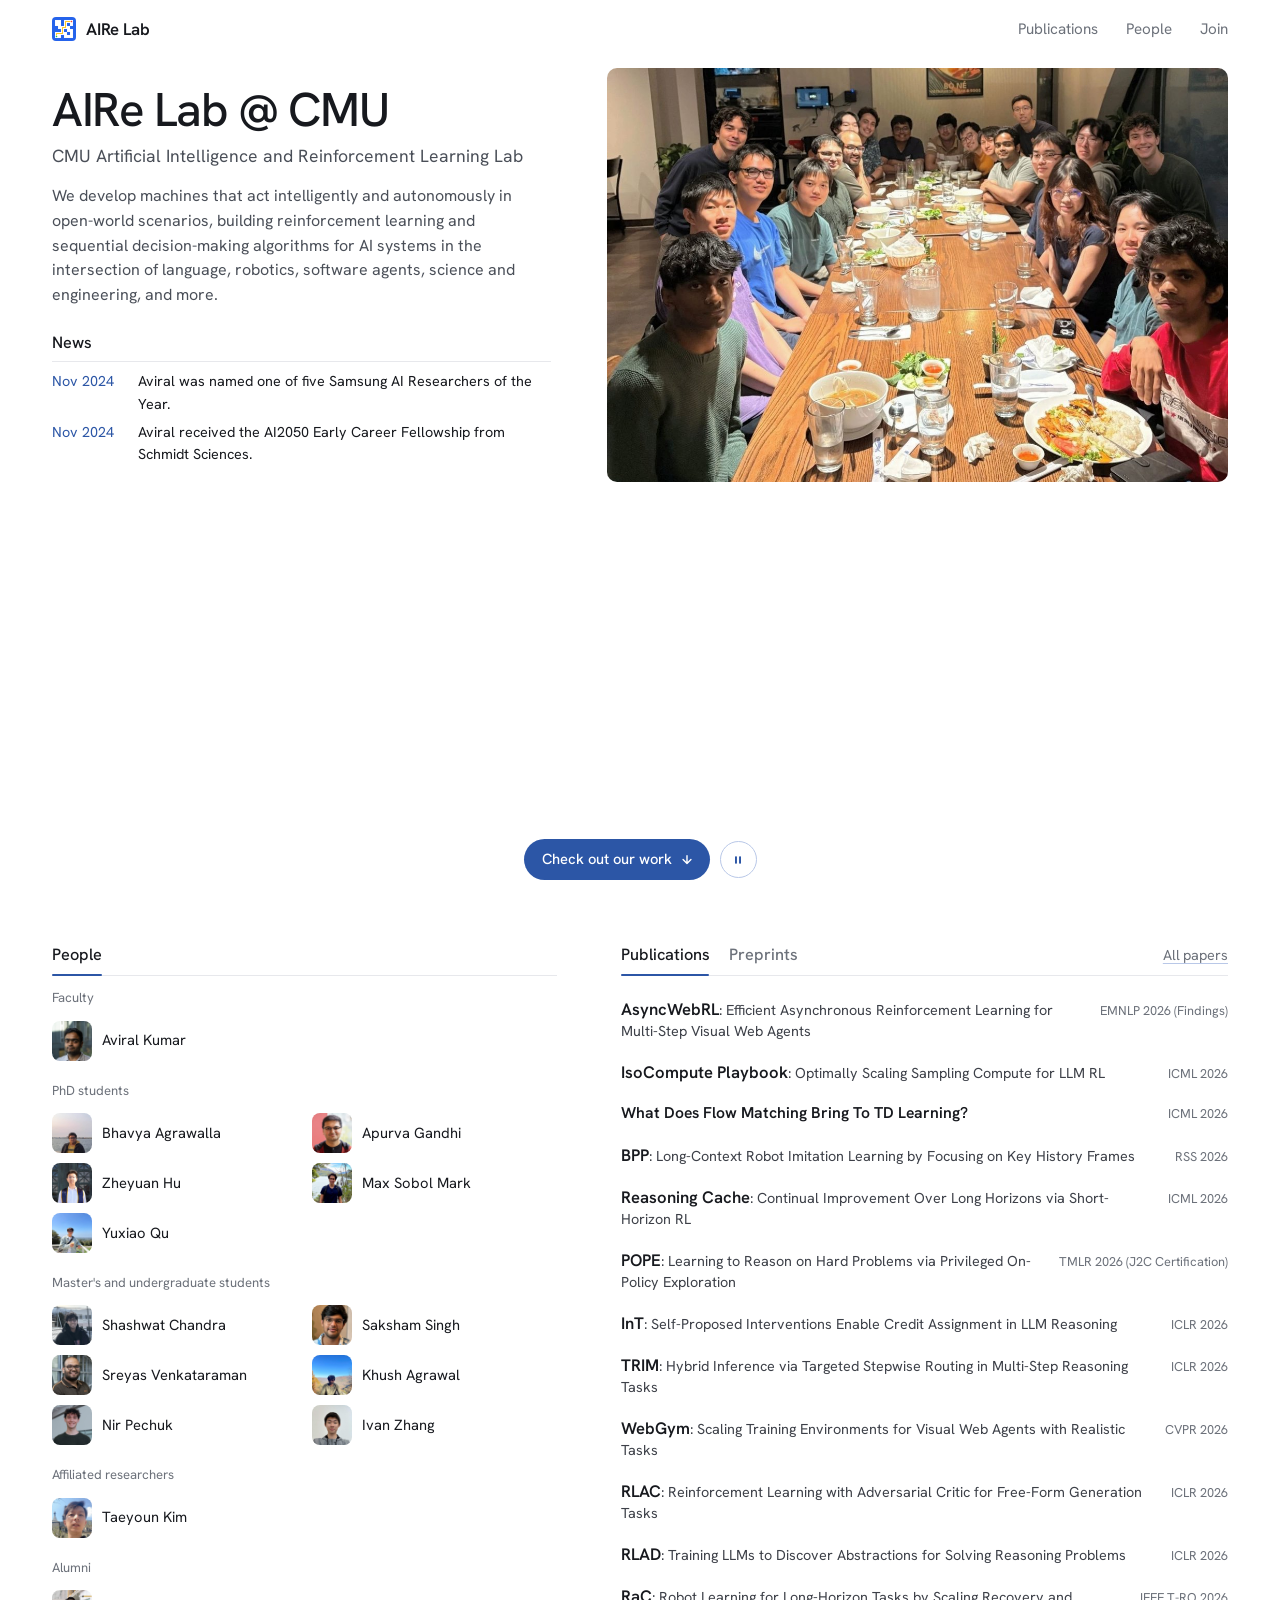
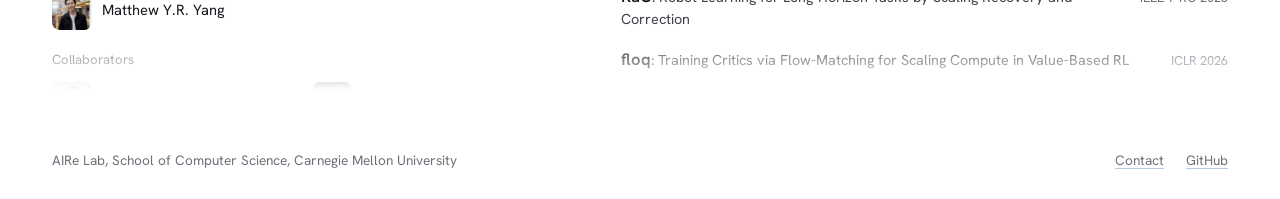
<file: index.html>
<!DOCTYPE html>
<html lang="en">
<head>
<meta charset="utf-8">
<meta name="viewport" content="width=device-width, initial-scale=1">
<title>AIRe Lab</title>
<meta name="description" content="The AIRe Lab at Carnegie Mellon University, led by Aviral Kumar, builds reinforcement learning and decision-making methods for language models, robots and software agents.">
<link rel="canonical" href="https://cmu-aire.github.io/">
<link rel="icon" href="favicon.png" type="image/png">
<link rel="apple-touch-icon" href="apple-touch-icon.png">
<meta property="og:type" content="website">
<meta property="og:url" content="https://cmu-aire.github.io/">
<meta property="og:site_name" content="AIRe Lab">
<meta property="og:title" content="AIRe Lab">
<meta property="og:description" content="The AIRe Lab at Carnegie Mellon University, led by Aviral Kumar, builds reinforcement learning and decision-making methods for language models, robots and software agents.">
<meta property="og:image" content="https://cmu-aire.github.io/media/group.jpg">
<meta name="twitter:card" content="summary_large_image">
<link rel="preconnect" href="https://fonts.googleapis.com">
<link rel="preconnect" href="https://fonts.gstatic.com" crossorigin>
<link href="https://fonts.googleapis.com/css2?family=Hanken+Grotesk:wght@400;500;600&display=swap" rel="stylesheet">
<link rel="stylesheet" href="style.css">
<script type="application/ld+json">
{
 "@context": "https://schema.org",
 "@type": "ResearchOrganization",
 "name": "AIRe Lab",
 "alternateName": "CMU Artificial Intelligence and Reinforcement Learning Lab",
 "url": "https://cmu-aire.github.io/",
 "logo": "https://cmu-aire.github.io/apple-touch-icon.png",
 "image": "https://cmu-aire.github.io/media/group.jpg",
 "email": "aviralku@andrew.cmu.edu",
 "sameAs": [
  "https://github.com/CMU-AIRe"
 ],
 "parentOrganization": {
  "@type": "CollegeOrUniversity",
  "name": "Carnegie Mellon University",
  "url": "https://www.cmu.edu/"
 },
 "founder": {
  "@type": "Person",
  "name": "Aviral Kumar",
  "url": "https://aviralkumar2907.github.io/",
  "jobTitle": "Assistant Professor",
  "affiliation": "Carnegie Mellon University"
 },
 "member": [
  {
   "@type": "Person",
   "name": "Aviral Kumar",
   "url": "https://aviralkumar2907.github.io/"
  },
  {
   "@type": "Person",
   "name": "Bhavya Agrawalla",
   "url": "https://agrawallabhavya.github.io/"
  },
  {
   "@type": "Person",
   "name": "Apurva Gandhi",
   "url": "https://apga.github.io/"
  },
  {
   "@type": "Person",
   "name": "Zheyuan Hu",
   "url": "https://huzheyuan.io/"
  },
  {
   "@type": "Person",
   "name": "Max Sobol Mark",
   "url": "https://maxsobolmark.com/"
  },
  {
   "@type": "Person",
   "name": "Yuxiao Qu",
   "url": "https://cohenqu.github.io/"
  },
  {
   "@type": "Person",
   "name": "Shashwat Chandra",
   "url": "https://shashwatchandra.com/"
  },
  {
   "@type": "Person",
   "name": "Saksham Singh",
   "url": "https://github.com/saksham002"
  },
  {
   "@type": "Person",
   "name": "Sreyas Venkataraman",
   "url": "https://vsreyas.github.io/"
  },
  {
   "@type": "Person",
   "name": "Khush Agrawal",
   "url": "https://khush3.github.io/"
  },
  {
   "@type": "Person",
   "name": "Nir Pechuk",
   "url": "https://nirpechuk.github.io/"
  },
  {
   "@type": "Person",
   "name": "Ivan Zhang",
   "url": "https://enspikondplusplus.github.io/"
  },
  {
   "@type": "Person",
   "name": "Taeyoun Kim",
   "url": "https://danielkty.github.io/"
  }
 ]
}
</script>
</head>
<body>

<header class="wrap top">
  <a class="brand" href="index.html" aria-label="AIRe Lab home">
    <img src="media/logo.png" alt="" width="24" height="24">
    AIRe Lab
  </a>
  <nav aria-label="Main">
    <ul>
      <li><a href="publications.html">Publications</a></li>
      <li><a href="people.html">People</a></li>
      <li><a href="join.html">Join</a></li>
    </ul>
  </nav>
</header>

<main class="wrap home" data-home>
  <div class="fold">
  <div class="top-band">
    <section class="intro" aria-labelledby="lab-name">
      <h1 id="lab-name">AIRe Lab @ CMU</h1>
      <p class="full-name">CMU Artificial Intelligence and Reinforcement Learning Lab</p>
      <p class="lede">We develop machines that act intelligently and autonomously in open-world scenarios, building reinforcement learning and sequential decision-making algorithms for AI systems in the intersection of language, robotics, software agents, science and engineering, and more.</p>
      <h2 class="col-head">News</h2>
      <ul class="news">
        <li><time datetime="2024-11">Nov 2024</time><span>Aviral was named one of five Samsung AI Researchers of the Year.</span></li>
        <li><time datetime="2024-11">Nov 2024</time><span>Aviral received the AI2050 Early Career Fellowship from Schmidt Sciences.</span></li>
      </ul>
    </section>
    <div class="photo-frame"><img class="group-photo" src="media/group.jpg" width="1200" height="900" alt="Members of the AIRe Lab around a long table at a group dinner"></div>
  </div>

  <section class="swarm" data-band data-band-plain aria-label="A swarm of dots learning its way through a maze"></section>
  <div class="fold-actions">
    <a class="jump" href="#work">Check out our work<svg viewBox="0 0 16 16" aria-hidden="true"><path d="M8 3v9M3.5 7.5 8 12l4.5-4.5"/></svg></a>
    <button class="round-toggle" type="button" data-band-pause></button>
  </div>
  </div>
  <div class="lists" id="work">
    <section class="col people" aria-labelledby="people-head">
      <h2 class="col-head" id="people-head"><a href="people.html">People</a></h2>
      <div class="scroll">
        <div class="roster">
        <div class="group"><h3>Faculty</h3>
        <a class="person" href="people.html#aviral-kumar" data-person="aviral-kumar"><img src="media/aviral.jpg" alt="" width="40" height="40" loading="lazy"><span>Aviral Kumar</span></a>
        </div>
        <div class="group"><h3>PhD students</h3>
        <a class="person" href="people.html#bhavya-agrawalla" data-person="bhavya-agrawalla"><img src="media/bhavya.jpg" alt="" width="40" height="40" loading="lazy"><span>Bhavya Agrawalla</span></a>
        <a class="person" href="people.html#apurva-gandhi" data-person="apurva-gandhi"><img src="media/people/apurva-gandhi.jpg" alt="" width="40" height="40" loading="lazy"><span>Apurva Gandhi</span></a>
        <a class="person" href="people.html#zheyuan-hu" data-person="zheyuan-hu"><img src="media/zheyuan.jpg" alt="" width="40" height="40" loading="lazy"><span>Zheyuan Hu</span></a>
        <a class="person" href="people.html#max-sobol-mark" data-person="max-sobol-mark"><img src="media/max.jpg" alt="" width="40" height="40" loading="lazy"><span>Max Sobol Mark</span></a>
        <a class="person" href="people.html#yuxiao-qu" data-person="yuxiao-qu"><img src="media/yuxiao.jpg" alt="" width="40" height="40" loading="lazy"><span>Yuxiao Qu</span></a>
        </div>
        <div class="group"><h3>Master&#x27;s and undergraduate students</h3>
        <a class="person" href="people.html#shashwat-chandra" data-person="shashwat-chandra"><img src="media/people/shashwat-chandra.jpg" alt="" width="40" height="40" loading="lazy"><span>Shashwat Chandra</span></a>
        <a class="person" href="people.html#saksham-singh" data-person="saksham-singh"><img src="media/people/saksham-singh.jpg" alt="" width="40" height="40" loading="lazy"><span>Saksham Singh</span></a>
        <a class="person" href="people.html#sreyas-venkataraman" data-person="sreyas-venkataraman"><img src="media/people/sreyas-venkataraman.jpg" alt="" width="40" height="40" loading="lazy"><span>Sreyas Venkataraman</span></a>
        <a class="person" href="people.html#khush-agrawal" data-person="khush-agrawal"><img src="media/khush.jpg" alt="" width="40" height="40" loading="lazy"><span>Khush Agrawal</span></a>
        <a class="person" href="people.html#nir-pechuk" data-person="nir-pechuk"><img src="media/people/nir-pechuk.jpg" alt="" width="40" height="40" loading="lazy"><span>Nir Pechuk</span></a>
        <a class="person" href="people.html#ivan-zhang" data-person="ivan-zhang"><img src="media/people/ivan-zhang.jpg" alt="" width="40" height="40" loading="lazy"><span>Ivan Zhang</span></a>
        </div>
        <div class="group"><h3>Affiliated researchers</h3>
        <a class="person" href="people.html#taeyoun-kim" data-person="taeyoun-kim"><img src="media/people/taeyoun-kim.jpg" alt="" width="40" height="40" loading="lazy"><span>Taeyoun Kim</span></a>
        </div>
        <div class="group"><h3>Alumni</h3>
        <a class="person" href="people.html#matthew-y-r-yang" data-person="matthew-y-r-yang"><img src="media/matthew.jpg" alt="" width="40" height="40" loading="lazy"><span>Matthew Y.R. Yang</span></a>
        </div>
        <div class="group"><h3>Collaborators</h3>
        <a class="person" href="people.html#amrith-setlur" data-person="amrith-setlur"><img src="media/people/amrith-setlur.jpg" alt="" width="40" height="40" loading="lazy"><span>Amrith Setlur</span></a>
        <a class="person" href="people.html#mitsuhiko-nakamoto" data-person="mitsuhiko-nakamoto"><img src="media/people/mitsuhiko-nakamoto.jpg" alt="" width="40" height="40" loading="lazy"><span>Mitsuhiko Nakamoto</span></a>
        <a class="person" href="people.html#yifei-zhou" data-person="yifei-zhou"><img src="media/people/yifei-zhou.jpg" alt="" width="40" height="40" loading="lazy"><span>Yifei Zhou</span></a>
        <a class="person" href="people.html#fahim-tajwar" data-person="fahim-tajwar"><img src="media/people/fahim-tajwar.jpg" alt="" width="40" height="40" loading="lazy"><span>Fahim Tajwar</span></a>
        <a class="person" href="people.html#anikait-singh" data-person="anikait-singh"><img src="media/people/anikait-singh.jpg" alt="" width="40" height="40" loading="lazy"><span>Anikait Singh</span></a>
        <a class="person" href="people.html#seohong-park" data-person="seohong-park"><img src="media/people/seohong-park.jpg" alt="" width="40" height="40" loading="lazy"><span>Seohong Park</span></a>
        <a class="person" href="people.html#lunjun-zhang" data-person="lunjun-zhang"><img src="media/people/lunjun-zhang.jpg" alt="" width="40" height="40" loading="lazy"><span>Lunjun Zhang</span></a>
        <a class="person" href="people.html#hao-bai" data-person="hao-bai"><img src="media/people/hao-bai.jpg" alt="" width="40" height="40" loading="lazy"><span>Hao Bai</span></a>
        <a class="person" href="people.html#katie-kang" data-person="katie-kang"><img src="media/people/katie-kang.jpg" alt="" width="40" height="40" loading="lazy"><span>Katie Kang</span></a>
        <a class="person" href="people.html#oleh-rybkin" data-person="oleh-rybkin"><span class="blank" aria-hidden="true"></span><span>Oleh Rybkin</span></a>
        <a class="person" href="people.html#paul-zhou" data-person="paul-zhou"><img src="media/people/paul-zhou.jpg" alt="" width="40" height="40" loading="lazy"><span>Paul Zhou</span></a>
        <a class="person" href="people.html#xinyang-young-geng" data-person="xinyang-young-geng"><span class="blank" aria-hidden="true"></span><span>Xinyang (Young) Geng</span></a>
        <a class="person" href="people.html#rishabh-agarwal" data-person="rishabh-agarwal"><img src="media/people/rishabh-agarwal.jpg" alt="" width="40" height="40" loading="lazy"><span>Rishabh Agarwal</span></a>
        <a class="person" href="people.html#william-chen" data-person="william-chen"><span class="blank" aria-hidden="true"></span><span>William Chen</span></a>
        </div>
        </div>
      </div>
    </section>

    <section class="col" aria-label="Papers">
      <div class="col-head">
        <div class="tabs" role="group" aria-label="Show">
          <button type="button" data-show="published" aria-pressed="true">Publications</button>
          <button type="button" data-show="preprints" aria-pressed="false">Preprints</button>
        </div>
        <a class="all" href="publications.html">All papers</a>
      </div>
      <div class="scroll">
        <ol class="papers">
        <li data-paper="ideataste" data-kind="preprints" data-authors="aviral-kumar">
          <a class="row" href="publications.html#ideataste" aria-expanded="false" aria-controls="about-ideataste"><span class="title"><strong>IdeaTaste</strong>: Do LLMs Share the Research Taste of Human Researchers?</span><span class="venue">arXiv 2026</span></a>
          <div class="detail" id="about-ideataste" inert><div>
            <div class="preview"><img src="media/ideataste.jpg" width="1000" height="249" alt="How human and AI scientists cite prior work and propose new papers" loading="lazy"></div>
            <p class="authors">Shanshan Zhong, Chen Xu, Jingjie Ning, Zhengzhong Liu, Aviral Kumar, Chenyan Xiong</p>
            <div class="meta"><a href="https://arxiv.org/abs/2611.03424">Paper</a></div>
          </div></div>
        </li>
        <li data-paper="librarian-agents" data-kind="preprints" data-authors="anikait-singh aviral-kumar">
          <a class="row" href="publications.html#librarian-agents" aria-expanded="false" aria-controls="about-librarian-agents"><span class="title"><strong>Librarian Agents</strong>: Training LLMs to Curate Long-Context Workspaces that Anticipate Future Queries</span><span class="venue">arXiv 2026</span></a>
          <div class="detail" id="about-librarian-agents" inert><div>
            <div class="preview"><img src="media/librarian_agents.jpg" width="1000" height="335" alt="An agent building a workspace from a corpus, then searching it to answer a query" loading="lazy"></div>
            <p class="authors">Anikait Singh, Teresa Zhang, Yoonho Lee, Roshen Sanjay Nair, Aviral Kumar, Chelsea Finn</p>
            <div class="meta"><a href="https://arxiv.org/abs/2610.22273">Paper</a></div>
          </div></div>
        </li>
        <li data-paper="magicbeanstalk" data-kind="preprints" data-authors="aviral-kumar">
          <a class="row" href="publications.html#magicbeanstalk" aria-expanded="false" aria-controls="about-magicbeanstalk"><span class="title"><strong>MagicBeanStalk</strong>: Escaping the RLVR Zero Advantage Trap with Recursive Data Synthesis</span><span class="venue">arXiv 2026</span></a>
          <div class="detail" id="about-magicbeanstalk" inert><div>
            <div class="preview"><img src="media/magicbeanstalk.jpg" width="1000" height="416" alt="Problem difficulty across training data, showing a band of useful difficulty" loading="lazy"></div>
            <p class="authors">Ximing Lu, Aviral Kumar, Jan Kautz, Yejin Choi, David Acuna</p>
            <div class="meta"><a href="https://arxiv.org/abs/2610.12659">Paper</a></div>
          </div></div>
        </li>
        <li data-paper="seeq" data-kind="preprints" data-authors="saksham-singh zheyuan-hu max-sobol-mark aviral-kumar">
          <a class="row" href="publications.html#seeq" aria-expanded="false" aria-controls="about-seeq"><span class="title"><strong>SeeQ</strong>: Training Generalist Value Functions for Long-Horizon Robotic Manipulation</span><span class="venue">arXiv 2026</span></a>
          <div class="detail" id="about-seeq" inert><div>
            <div class="preview"><img src="media/seeq.jpg" width="1000" height="400" alt="Pretraining a generalist value function and using it to steer a robot policy" loading="lazy"></div>
            <p class="authors">Saksham Singh, Zheyuan Hu, Max Sobol Mark, Jeffrey Yu, Zackory Erickson, Aviral Kumar</p>
            <div class="meta"><a href="https://arxiv.org/abs/2609.22085">Paper</a><a href="https://saksham002.github.io/seeq/">Project page</a></div>
          </div></div>
        </li>
        <li data-paper="progressive-point-matching" data-kind="preprints" data-authors="oleh-rybkin aviral-kumar">
          <a class="row" href="publications.html#progressive-point-matching" aria-expanded="false" aria-controls="about-progressive-point-matching"><span class="title"><strong class="whole">Long-Horizon Language Model Reinforcement Learning via Progressive Point Matching</strong></span><span class="venue">arXiv 2026</span></a>
          <div class="detail" id="about-progressive-point-matching" inert><div>
            
            <p class="authors">Preston Fu, Kevin Frans, Oleh Rybkin, Sergey Levine, Aviral Kumar</p>
            <div class="meta"><a href="https://arxiv.org/abs/2609.07303">Paper</a></div>
          </div></div>
        </li>
        <li data-paper="r3-robot-reasoning" data-kind="preprints" data-authors="yuxiao-qu zheyuan-hu ivan-zhang aviral-kumar">
          <a class="row" href="publications.html#r3-robot-reasoning" aria-expanded="false" aria-controls="about-r3-robot-reasoning"><span class="title"><strong>R³</strong>: Training Robots to Reason in Natural Language via Reinforcement Learning</span><span class="venue">arXiv 2026</span></a>
          <div class="detail" id="about-r3-robot-reasoning" inert><div>
            <div class="preview"><img src="media/r3_robot_reasoning.jpg" width="1000" height="667" alt="Two-stage training of a robot policy that reasons in language" loading="lazy"></div>
            <p class="authors">Lehong Wu, Yuxiao Qu, Zheyuan Hu, Ivan Zhang, Limin Wei, Zackory Erickson, Aviral Kumar</p>
            <div class="meta"><a href="https://arxiv.org/abs/2608.26053">Paper</a></div>
          </div></div>
        </li>
        <li data-paper="generalist-adaptation-minimal-data" data-kind="preprints" data-authors="sreyas-venkataraman aviral-kumar">
          <a class="row" href="publications.html#generalist-adaptation-minimal-data" aria-expanded="false" aria-controls="about-generalist-adaptation-minimal-data"><span class="title"><strong class="whole">What Does It Take For A Generalist Robot Policy To Adapt Using Minimal Data?</strong></span><span class="venue">arXiv 2026</span></a>
          <div class="detail" id="about-generalist-adaptation-minimal-data" inert><div>
            <div class="preview"><img src="media/generalist_adaptation_minimal_data.jpg" width="1000" height="400" alt="Adapting a pretrained robot policy from one demonstration with residual RL" loading="lazy"></div>
            <p class="authors">Shreyas Kowshik, Sreyas Venkataraman, Leo Wang, Niharika Pant, Max Simchowitz, Aviral Kumar</p>
            <div class="meta"><a href="https://arxiv.org/abs/2608.11363">Paper</a></div>
          </div></div>
        </li>
        <li data-paper="mirror" data-kind="preprints" data-authors="yuxiao-qu aviral-kumar">
          <a class="row" href="publications.html#mirror" aria-expanded="false" aria-controls="about-mirror"><span class="title"><strong>MIRROR</strong>: Learning from the Other View for Multi-Modal Reasoning</span><span class="venue">arXiv 2026</span></a>
          <div class="detail" id="about-mirror" inert><div>
            <div class="preview"><img src="media/mirror.jpg" width="1000" height="470" alt="The same problem given as an image, as text, or both, with a teacher chosen per problem" loading="lazy"></div>
            <p class="authors">Wen Ye, Yuxiao Qu, Aviral Kumar, Xuezhe Ma</p>
            <div class="meta"><a href="https://arxiv.org/abs/2607.21552">Paper</a></div>
          </div></div>
        </li>
        <li data-paper="over-refusal-competing-rewards" data-kind="preprints" data-authors="taeyoun-kim aviral-kumar">
          <a class="row" href="publications.html#over-refusal-competing-rewards" aria-expanded="false" aria-controls="about-over-refusal-competing-rewards"><span class="title"><strong class="whole">Addressing Over-Refusal in LLMs with Competing Rewards</strong></span><span class="venue">arXiv 2026</span></a>
          <div class="detail" id="about-over-refusal-competing-rewards" inert><div>
            <div class="preview"><img src="media/papers/over-refusal-competing-rewards.jpg" width="1000" height="405" alt="Bar and dot plots of datapoints and harmfulness by reasoning-harmfulness bucket for four models." loading="lazy"></div>
            <p class="authors">Taeyoun Kim, Aviral Kumar</p>
            <div class="meta"><a href="https://arxiv.org/abs/2606.31748">Paper</a></div>
          </div></div>
        </li>
        <li data-paper="exprl" data-kind="preprints" data-authors="amrith-setlur aviral-kumar">
          <a class="row" href="publications.html#exprl" aria-expanded="false" aria-controls="about-exprl"><span class="title"><strong>ExpRL</strong>: Exploratory RL for LLM Mid-Training</span><span class="venue">arXiv 2026</span></a>
          <div class="detail" id="about-exprl" inert><div>
            <div class="preview"><img src="media/papers/exprl.jpg" width="1000" height="323" alt="Diagram of zero-reward hard problems versus exploratory RL mid-training with an LLM judge." loading="lazy"></div>
            <p class="authors">Violet Xiang, Amrith Setlur, Chase Blagden, Nick Haber, Aviral Kumar</p>
            <div class="meta"><a href="https://arxiv.org/abs/2606.17024">Paper</a></div>
          </div></div>
        </li>
        <li data-paper="asyncwebrl" data-kind="published" data-authors="hao-bai aviral-kumar">
          <a class="row" href="publications.html#asyncwebrl" aria-expanded="false" aria-controls="about-asyncwebrl"><span class="title"><strong>AsyncWebRL</strong>: Efficient Asynchronous Reinforcement Learning for Multi-Step Visual Web Agents</span><span class="venue">EMNLP 2026 (Findings)</span></a>
          <div class="detail" id="about-asyncwebrl" inert><div>
            <div class="preview"><img src="media/papers/asyncwebrl.jpg" width="1000" height="402" alt="Rollout threads over wall-clock time: synchronous WebGym idles between policy updates, AsyncWebGym does not" loading="lazy"></div>
            <p class="authors">Hao Bai, Rui Yang, Chenlu Ye, Spencer Whitehead, Aviral Kumar, Tong Zhang</p>
            <div class="meta"><a href="https://arxiv.org/abs/2606.05597">Paper</a></div>
          </div></div>
        </li>
        <li data-paper="recursive-agent-optimization" data-kind="preprints" data-authors="apurva-gandhi aviral-kumar">
          <a class="row" href="publications.html#recursive-agent-optimization" aria-expanded="false" aria-controls="about-recursive-agent-optimization"><span class="title"><strong class="whole">Recursive Agent Optimization</strong></span><span class="venue">arXiv 2026</span></a>
          <div class="detail" id="about-recursive-agent-optimization" inert><div>
            <div class="preview"><img src="media/papers/recursive-agent-optimization.jpg" width="772" height="1010" alt="Minecraft crafting tree with item icons and required quantities." loading="lazy"></div>
            <p class="authors">Apurva Gandhi, Satyaki Chakraborty, Xiangjun Wang, Aviral Kumar, Graham Neubig</p>
            <div class="meta"><a href="https://arxiv.org/abs/2605.06639">Paper</a></div>
          </div></div>
        </li>
        <li data-paper="qed-nano" data-kind="preprints" data-authors="yuxiao-qu amrith-setlur aviral-kumar">
          <a class="row" href="publications.html#qed-nano" aria-expanded="false" aria-controls="about-qed-nano"><span class="title"><strong>QED-Nano</strong>: Teaching a Tiny Model to Prove Hard Theorems</span><span class="venue">arXiv 2026</span></a>
          <div class="detail" id="about-qed-nano" inert><div>
            
            <p class="authors">LM-Provers, Yuxiao Qu, Amrith Setlur, Jasper Dekoninck, Edward Beeching, Jia Li, Ian Wu, Lewis Tunstall, Aviral Kumar</p>
            <div class="meta"><a href="https://arxiv.org/abs/2604.04898">Paper</a></div>
          </div></div>
        </li>
        <li data-paper="isocompute-playbook" data-kind="published" data-authors="yuxiao-qu amrith-setlur aviral-kumar">
          <a class="row" href="publications.html#isocompute-playbook" aria-expanded="false" aria-controls="about-isocompute-playbook"><span class="title"><strong>IsoCompute Playbook</strong>: Optimally Scaling Sampling Compute for LLM RL</span><span class="venue">ICML 2026</span></a>
          <div class="detail" id="about-isocompute-playbook" inert><div>
            <div class="preview"><img src="media/papers/isocompute-playbook.jpg" width="1000" height="282" alt="Three-dimensional schematics of trading off parallel rollouts, problems per batch and sequential iterations." loading="lazy"></div>
            <p class="authors">Zhoujun Cheng, Yutao Xie, Yuxiao Qu, Amrith Setlur, Shibo Hao, Varad Pimpalkhute, Tongtong Liang, Feng Yao, Zhengzhong Liu, Eric Xing, Virginia Smith, Ruslan Salakhutdinov, Zhiting Hu, Taylor Killian, Aviral Kumar</p>
            <div class="meta"><a href="https://arxiv.org/abs/2603.12151">Paper</a></div>
          </div></div>
        </li>
        <li data-paper="flow-matching-td" data-kind="published" data-authors="bhavya-agrawalla aviral-kumar">
          <a class="row" href="publications.html#flow-matching-td" aria-expanded="false" aria-controls="about-flow-matching-td"><span class="title"><strong class="whole">What Does Flow Matching Bring To TD Learning?</strong></span><span class="venue">ICML 2026</span></a>
          <div class="detail" id="about-flow-matching-td" inert><div>
            <div class="preview"><img src="media/papers/flow-matching-td.jpg" width="1000" height="711" alt="Line plots of feature norms and Q-values for flow-based versus other TD critics." loading="lazy"></div>
            <p class="authors">Bhavya Agrawalla, Michal Nauman, Aviral Kumar</p>
            <div class="meta"><a href="https://arxiv.org/abs/2603.04333">Paper</a></div>
          </div></div>
        </li>
        <li data-paper="bpp" data-kind="published" data-authors="max-sobol-mark aviral-kumar">
          <a class="row" href="publications.html#bpp" aria-expanded="false" aria-controls="about-bpp"><span class="title"><strong>BPP</strong>: Long-Context Robot Imitation Learning by Focusing on Key History Frames</span><span class="venue">RSS 2026</span></a>
          <div class="detail" id="about-bpp" inert><div>
            <div class="preview"><img src="media/papers/bpp.jpg" width="1000" height="431" alt="Photo of a bimanual robot arm setup with a cup on a table." loading="lazy"></div>
            <p class="authors">Max Sobol Mark, Jacky Liang, Maria Attarian, Chuyuan Fu, Debidatta Dwibedi, Dhruv Shah, Aviral Kumar</p>
            <div class="meta"><a href="https://arxiv.org/abs/2602.15010">Paper</a></div>
          </div></div>
        </li>
        <li data-paper="reasoning-cache" data-kind="published" data-authors="yuxiao-qu amrith-setlur aviral-kumar">
          <a class="row" href="publications.html#reasoning-cache" aria-expanded="false" aria-controls="about-reasoning-cache"><span class="title"><strong>Reasoning Cache</strong>: Continual Improvement Over Long Horizons via Short-Horizon RL</span><span class="venue">ICML 2026</span></a>
          <div class="detail" id="about-reasoning-cache" inert><div>
            
            <p class="authors">Ian Wu, Yuxiao Qu, Amrith Setlur, Aviral Kumar</p>
            <div class="meta"><a href="https://arxiv.org/abs/2602.03773">Paper</a></div>
          </div></div>
        </li>
        <li data-paper="pope" data-kind="published" data-authors="yuxiao-qu amrith-setlur aviral-kumar">
          <a class="row" href="publications.html#pope" aria-expanded="false" aria-controls="about-pope"><span class="title"><strong>POPE</strong>: Learning to Reason on Hard Problems via Privileged On-Policy Exploration</span><span class="venue">TMLR 2026 (J2C Certification)</span></a>
          <div class="detail" id="about-pope" inert><div>
            <div class="preview"><img src="media/papers/pope.jpg" width="1000" height="383" alt="Diagram of standard RL, oracle-solution training and RL with guidance prefixes." loading="lazy"></div>
            <p class="authors">Yuxiao Qu, Amrith Setlur, Virginia Smith, Ruslan Salakhutdinov, Aviral Kumar</p>
            <div class="meta"><a href="https://arxiv.org/abs/2601.18779">Paper</a></div>
          </div></div>
        </li>
        <li data-paper="intervention-training" data-kind="published" data-authors="matthew-y-r-yang hao-bai amrith-setlur aviral-kumar">
          <a class="row" href="publications.html#intervention-training" aria-expanded="false" aria-controls="about-intervention-training"><span class="title"><strong>InT</strong>: Self-Proposed Interventions Enable Credit Assignment in LLM Reasoning</span><span class="venue">ICLR 2026</span></a>
          <div class="detail" id="about-intervention-training" inert><div>
            <div class="preview"><img src="media/papers/intervention-training.jpg" width="1000" height="358" alt="Diagram of generating interventions on a reasoning trace and comparing SFT and RL." loading="lazy"></div>
            <p class="authors">Matthew Y. R. Yang, Hao Bai, Ian Wu, Gene Yang, Amrith Setlur, Aviral Kumar</p>
            <div class="meta"><a href="https://arxiv.org/abs/2601.14209">Paper</a><a href="https://intervention-training.github.io/">Project page</a></div>
          </div></div>
        </li>
        <li data-paper="trim" data-kind="published" data-authors="aviral-kumar">
          <a class="row" href="publications.html#trim" aria-expanded="false" aria-controls="about-trim"><span class="title"><strong>TRIM</strong>: Hybrid Inference via Targeted Stepwise Routing in Multi-Step Reasoning Tasks</span><span class="venue">ICLR 2026</span></a>
          <div class="detail" id="about-trim" inert><div>
            <div class="preview"><img src="media/papers/trim.jpg" width="1000" height="402" alt="Flow diagram of stepwise routing between a cheap and an expensive LLM." loading="lazy"></div>
            <p class="authors">Vansh Kapoor, Aman Gupta, Hao Chen, Anurag Beniwal, Jing Huang, Aviral Kumar</p>
            <div class="meta"><a href="https://arxiv.org/abs/2601.10245">Paper</a><a href="https://vansh28kapoor.github.io/trim.github.io/">Project page</a></div>
          </div></div>
        </li>
        <li data-paper="webgym" data-kind="published" data-authors="hao-bai aviral-kumar">
          <a class="row" href="publications.html#webgym" aria-expanded="false" aria-controls="about-webgym"><span class="title"><strong>WebGym</strong>: Scaling Training Environments for Visual Web Agents with Realistic Tasks</span><span class="venue">CVPR 2026</span></a>
          <div class="detail" id="about-webgym" inert><div>
            <div class="preview"><img src="media/papers/webgym.jpg" width="709" height="466" alt="Log-scale plot of number of tasks versus website rank." loading="lazy"></div>
            <p class="authors">Hao Bai, Alexey Taymanov, Tong Zhang, Aviral Kumar, Spencer Whitehead</p>
            <div class="meta"><a href="https://arxiv.org/abs/2601.02439">Paper</a></div>
          </div></div>
        </li>
        <li data-paper="rlac" data-kind="published" data-authors="aviral-kumar">
          <a class="row" href="publications.html#rlac" aria-expanded="false" aria-controls="about-rlac"><span class="title"><strong>RLAC</strong>: Reinforcement Learning with Adversarial Critic for Free-Form Generation Tasks</span><span class="venue">ICLR 2026</span></a>
          <div class="detail" id="about-rlac" inert><div>
            <div class="preview"><img src="media/papers/rlac.jpg" width="1000" height="378" alt="Table of results on four- and eight-sentence generation for several methods." loading="lazy"></div>
            <p class="authors">Mian Wu, Gavin Zhang, Sewon Min, Sergey Levine, Aviral Kumar</p>
            <div class="meta"><a href="https://arxiv.org/abs/2511.01758">Paper</a><a href="https://mianwu01.github.io/RLAC_website/">Project page</a></div>
          </div></div>
        </li>
        <li data-paper="cart" data-kind="preprints" data-authors="yuxiao-qu aviral-kumar">
          <a class="row" href="publications.html#cart" aria-expanded="false" aria-controls="about-cart"><span class="title"><strong>CaRT</strong>: Teaching LLM Agents to Know When They Know Enough</span><span class="venue">arXiv 2025</span></a>
          <div class="detail" id="about-cart" inert><div>
            <div class="preview"><img src="media/papers/cart.jpg" width="1000" height="363" alt="Plots of oracle success versus token budget and a doctor-patient dialogue example." loading="lazy"></div>
            <p class="authors">Grace Liu, Yuxiao Qu, Jeff Schneider, Aarti Singh, Aviral Kumar</p>
            <div class="meta"><a href="https://arxiv.org/abs/2510.08517">Paper</a></div>
          </div></div>
        </li>
        <li data-paper="rlad" data-kind="published" data-authors="yuxiao-qu anikait-singh amrith-setlur aviral-kumar">
          <a class="row" href="publications.html#rlad" aria-expanded="false" aria-controls="about-rlad"><span class="title"><strong>RLAD</strong>: Training LLMs to Discover Abstractions for Solving Reasoning Problems</span><span class="venue">ICLR 2026</span></a>
          <div class="detail" id="about-rlad" inert><div>
            <div class="preview"><img src="media/papers/rlad.jpg" width="1000" height="228" alt="Diagram of standard reasoning, generating abstractions and using them to solve problems." loading="lazy"></div>
            <p class="authors">Yuxiao Qu, Anikait Singh, Yoonho Lee, Amrith Setlur, Ruslan Salakhutdinov, Chelsea Finn, Aviral Kumar</p>
            <div class="meta"><a href="https://arxiv.org/abs/2510.02263">Paper</a></div>
          </div></div>
        </li>
        <li data-paper="rac" data-kind="published" data-authors="zheyuan-hu aviral-kumar">
          <a class="row" href="publications.html#rac" aria-expanded="false" aria-controls="about-rac"><span class="title"><strong>RaC</strong>: Robot Learning for Long-Horizon Tasks by Scaling Recovery and Correction</span><span class="venue">IEEE T-RO 2026</span></a>
          <div class="detail" id="about-rac" inert><div>
            <div class="preview"><img src="media/papers/rac.jpg" width="1000" height="563" alt="Diagram of robot data collection with human intervention and policy rollout with recovery behaviors." loading="lazy"></div>
            <p class="authors">Zheyuan Hu, Robyn Wu, Naveen Enock, Jasmine Li, Riya Kadakia, Zackory Erickson, Aviral Kumar</p>
            <div class="meta"><a href="https://arxiv.org/abs/2509.07953">Paper</a></div>
          </div></div>
        </li>
        <li data-paper="floq" data-kind="published" data-authors="bhavya-agrawalla khush-agrawal aviral-kumar">
          <a class="row" href="publications.html#floq" aria-expanded="false" aria-controls="about-floq"><span class="title"><strong>floq</strong>: Training Critics via Flow-Matching for Scaling Compute in Value-Based RL</span><span class="venue">ICLR 2026</span></a>
          <div class="detail" id="about-floq" inert><div>
            <div class="preview"><img src="media/papers/floq.jpg" width="1000" height="753" alt="Diagram of a flow-matching critic integrating a velocity field to produce a Q-value sample." loading="lazy"></div>
            <p class="authors">Bhavya Agrawalla, Michal Nauman, Khush Agrawal, Aviral Kumar</p>
            <div class="meta"><a href="https://arxiv.org/abs/2509.06863">Paper</a><a href="https://github.com/CMU-AIRe/floq">Code</a></div>
          </div></div>
        </li>
        <li data-paper="compute-optimal-value-rl" data-kind="published" data-authors="oleh-rybkin paul-zhou aviral-kumar">
          <a class="row" href="publications.html#compute-optimal-value-rl" aria-expanded="false" aria-controls="about-compute-optimal-value-rl"><span class="title"><strong class="whole">Compute-Optimal Scaling for Value-Based Deep RL</strong></span><span class="venue">NeurIPS 2025</span></a>
          <div class="detail" id="about-compute-optimal-value-rl" inert><div>
            <div class="preview"><img src="media/papers/compute-optimal-value-rl.jpg" width="1000" height="506" alt="Contour plots of compute-optimal scaling across several RL environments." loading="lazy"></div>
            <p class="authors">Preston Fu, Oleh Rybkin, Zhiyuan Zhou, Michal Nauman, Pieter Abbeel, Sergey Levine, Aviral Kumar</p>
            <div class="meta"><a href="https://arxiv.org/abs/2508.14881">Paper</a></div>
          </div></div>
        </li>
        <li data-paper="reasoning-adaptive-defense" data-kind="published" data-authors="taeyoun-kim fahim-tajwar aviral-kumar">
          <a class="row" href="publications.html#reasoning-adaptive-defense" aria-expanded="false" aria-controls="about-reasoning-adaptive-defense"><span class="title"><strong class="whole">Reasoning as an Adaptive Defense for Safety</strong></span><span class="venue">NeurIPS 2025</span></a>
          <div class="detail" id="about-reasoning-adaptive-defense" inert><div>
            <div class="preview"><img src="media/papers/reasoning-adaptive-defense.jpg" width="1000" height="562" alt="Plot of compliance rate versus defense success rate for several methods." loading="lazy"></div>
            <p class="authors">Taeyoun Kim, Fahim Tajwar, Aditi Raghunathan, Aviral Kumar</p>
            <div class="meta"><a href="https://arxiv.org/abs/2507.00971">Paper</a><a href="https://training-adaptive-reasoners-safety.github.io">Project page</a></div>
          </div></div>
        </li>
        <li data-paper="e3" data-kind="published" data-authors="amrith-setlur matthew-y-r-yang aviral-kumar">
          <a class="row" href="publications.html#e3" aria-expanded="false" aria-controls="about-e3"><span class="title"><strong>e3</strong>: Learning to Explore Enables Extrapolation of Test-Time Compute for LLMs</span><span class="venue">ICLR 2026</span></a>
          <div class="detail" id="about-e3" inert><div>
            <div class="preview"><img src="media/papers/e3.jpg" width="583" height="432" alt="Line plot of AIME accuracy versus test-time compute for e3 and open-source models." loading="lazy"></div>
            <p class="authors">Amrith Setlur, Matthew Y. R. Yang, Charlie Snell, Jeremy Greer, Ian Wu, Virginia Smith, Max Simchowitz, Aviral Kumar</p>
            <div class="meta"><a href="https://arxiv.org/abs/2506.09026">Paper</a><a href="https://matthewyryang.com/e3/">Project page</a></div>
          </div></div>
        </li>
        <li data-paper="thinking-vs-doing" data-kind="published" data-authors="hao-bai lunjun-zhang yifei-zhou amrith-setlur aviral-kumar">
          <a class="row" href="publications.html#thinking-vs-doing" aria-expanded="false" aria-controls="about-thinking-vs-doing"><span class="title"><strong>Thinking vs. Doing</strong>: Agents that Reason by Scaling Test-Time Interaction</span><span class="venue">NeurIPS 2025</span></a>
          <div class="detail" id="about-thinking-vs-doing" inert><div>
            <div class="preview"><img src="media/papers/thinking-vs-doing.jpg" width="1000" height="279" alt="Bar and line chart of task success and steps across web environments." loading="lazy"></div>
            <p class="authors">Junhong Shen, Hao Bai, Lunjun Zhang, Yifei Zhou, Amrith Setlur, Shengbang Tong, Diego Caples, Nan Jiang, Tong Zhang, Ameet Talwalkar, Aviral Kumar</p>
            <div class="meta"><a href="https://arxiv.org/abs/2506.07976">Paper</a></div>
          </div></div>
        </li>
        <li data-paper="horizon-reduction" data-kind="published" data-authors="seohong-park aviral-kumar">
          <a class="row" href="publications.html#horizon-reduction" aria-expanded="false" aria-controls="about-horizon-reduction"><span class="title"><strong class="whole">Horizon Reduction Makes RL Scalable</strong></span><span class="venue">NeurIPS 2025 <span class="award">Spotlight</span></span></a>
          <div class="detail" id="about-horizon-reduction" inert><div>
            <div class="preview"><img src="media/papers/horizon-reduction.jpg" width="1000" height="1211" alt="Four simulated tasks: cube-octuple, puzzle-4x6, humanoid maze and a maze." loading="lazy"></div>
            <p class="authors">Seohong Park, Kevin Frans, Deepinder Mann, Benjamin Eysenbach, Aviral Kumar, Sergey Levine</p>
            <div class="meta"><a href="https://arxiv.org/abs/2506.04168">Paper</a></div>
          </div></div>
        </li>
        <li data-paper="grounded-rl-visual-reasoning" data-kind="published" data-authors="aviral-kumar">
          <a class="row" href="publications.html#grounded-rl-visual-reasoning" aria-expanded="false" aria-controls="about-grounded-rl-visual-reasoning"><span class="title"><strong class="whole">Grounded Reinforcement Learning for Visual Reasoning</strong></span><span class="venue">NeurIPS 2025</span></a>
          <div class="detail" id="about-grounded-rl-visual-reasoning" inert><div>
            <div class="preview"><img src="media/papers/grounded-rl-visual-reasoning.jpg" width="1000" height="277" alt="Pipeline of grounded MCTS, warm-start fine-tuning and grounded RL for visual questions." loading="lazy"></div>
            <p class="authors">Gabriel Sarch, Snigdha Saha, Naitik Khandelwal, Ayush Jain, Michael J. Tarr, Aviral Kumar, Katerina Fragkiadaki</p>
            <div class="meta"><a href="https://arxiv.org/abs/2505.23678">Paper</a><a href="https://visually-grounded-rl.github.io/">Project page</a></div>
          </div></div>
        </li>
        <li data-paper="brc" data-kind="published" data-authors="aviral-kumar">
          <a class="row" href="publications.html#brc" aria-expanded="false" aria-controls="about-brc"><span class="title"><strong>Bigger, Regularized, Categorical</strong>: High-Capacity Value Functions are Efficient Multi-Task Learners</span><span class="venue">NeurIPS 2025</span></a>
          <div class="detail" id="about-brc" inert><div>
            <div class="preview"><img src="media/papers/brc.jpg" width="1000" height="190" alt="Row of benchmark environments including robot arm, quadruped, humanoid, a hand and Pac-Man." loading="lazy"></div>
            <p class="authors">Michal Nauman, Marek Cygan, Carmelo Sferrazza, Aviral Kumar, Pieter Abbeel</p>
            <div class="meta"><a href="https://arxiv.org/abs/2505.23150">Paper</a></div>
          </div></div>
        </li>
        <li data-paper="mrt" data-kind="published" data-authors="yuxiao-qu matthew-y-r-yang amrith-setlur aviral-kumar">
          <a class="row" href="publications.html#mrt" aria-expanded="false" aria-controls="about-mrt"><span class="title"><strong class="whole">Optimizing Test-Time Compute via Meta Reinforcement Fine-Tuning</strong></span><span class="venue">ICML 2025</span></a>
          <div class="detail" id="about-mrt" inert><div>
            <div class="preview"><img src="media/papers/mrt.jpg" width="1000" height="288" alt="Two plots of probability of success versus test-time token budget for outcome-reward RL and dense reward." loading="lazy"></div>
            <p class="authors">Yuxiao Qu, Matthew Y. R. Yang, Amrith Setlur, Lewis Tunstall, Edward Emanuel Beeching, Ruslan Salakhutdinov, Aviral Kumar</p>
            <div class="meta"><a href="https://arxiv.org/abs/2503.07572">Paper</a><a href="https://cohenqu.github.io/mrt.github.io/">Project page</a></div>
          </div></div>
        </li>
        <li data-paper="scaling-without-verification" data-kind="published" data-authors="amrith-setlur aviral-kumar">
          <a class="row" href="publications.html#scaling-without-verification" aria-expanded="false" aria-controls="about-scaling-without-verification"><span class="title"><strong class="whole">Scaling Test-Time Compute Without Verification or RL is Suboptimal</strong></span><span class="venue">ICML 2025 <span class="award">Spotlight</span></span></a>
          <div class="detail" id="about-scaling-without-verification" inert><div>
            <div class="preview"><img src="media/papers/scaling-without-verification.jpg" width="1000" height="725" alt="Diagram comparing verifier-free and verifier-based methods with test-time compute scaling plots." loading="lazy"></div>
            <p class="authors">Amrith Setlur, Nived Rajaraman, Sergey Levine, Aviral Kumar</p>
            <div class="meta"><a href="https://arxiv.org/abs/2502.12118">Paper</a></div>
          </div></div>
        </li>
        <li data-paper="digi-q" data-kind="published" data-authors="hao-bai yifei-zhou aviral-kumar">
          <a class="row" href="publications.html#digi-q" aria-expanded="false" aria-controls="about-digi-q"><span class="title"><strong>Digi-Q</strong>: Learning Q-Value Functions for Training Device-Control Agents</span><span class="venue">ICLR 2025</span></a>
          <div class="detail" id="about-digi-q" inert><div>
            <div class="preview"><img src="media/papers/digi-q.jpg" width="1000" height="515" alt="Diagram comparing policy-based filtering with Digi-Q value-function training for device control." loading="lazy"></div>
            <p class="authors">Hao Bai, Yifei Zhou, Li Erran Li, Sergey Levine, Aviral Kumar</p>
            <div class="meta"><a href="https://arxiv.org/abs/2502.15760">Paper</a><a href="https://digirl-agent.github.io/DigiQ-agent.github.io/">Project page</a></div>
          </div></div>
        </li>
        <li data-paper="value-rl-scales-predictably" data-kind="published" data-authors="oleh-rybkin aviral-kumar">
          <a class="row" href="publications.html#value-rl-scales-predictably" aria-expanded="false" aria-controls="about-value-rl-scales-predictably"><span class="title"><strong class="whole">Value-Based Deep RL Scales Predictably</strong></span><span class="venue">ICML 2025</span></a>
          <div class="detail" id="about-value-rl-scales-predictably" inert><div>
            <div class="preview"><img src="media/papers/value-rl-scales-predictably.jpg" width="929" height="617" alt="Grid of fitted scaling curves for compute, budget and data across several environments." loading="lazy"></div>
            <p class="authors">Oleh Rybkin, Michal Nauman, Preston Fu, Charlie Snell, Pieter Abbeel, Sergey Levine, Aviral Kumar</p>
            <div class="meta"><a href="https://arxiv.org/abs/2502.04327">Paper</a></div>
          </div></div>
        </li>
        <li data-paper="parl" data-kind="preprints" data-authors="max-sobol-mark aviral-kumar">
          <a class="row" href="publications.html#parl" aria-expanded="false" aria-controls="about-parl"><span class="title"><strong>Policy Agnostic RL</strong>: Offline RL and Online RL Fine-Tuning of Any Class and Backbone</span><span class="venue">arXiv 2024</span></a>
          <div class="detail" id="about-parl" inert><div>
            <div class="preview"><img src="media/parl.jpg" width="1000" height="445" alt="Actions from a base policy filtered and refined using Q-values" loading="lazy"></div>
            <p class="authors">Max Sobol Mark, Tian Gao, Georgia Gabriela Sampaio, Mohan Kumar Srirama, Archit Sharma, Chelsea Finn, Aviral Kumar</p>
            <div class="meta"><a href="https://arxiv.org/abs/2412.06685">Paper</a><a href="https://github.com/MaxSobolMark/PolicyAgnosticRL">Code</a><a href="https://policyagnosticrl.github.io/">Project page</a></div>
          </div></div>
        </li>
        <li data-paper="efficient-rl-finetune" data-kind="published" data-authors="paul-zhou aviral-kumar">
          <a class="row" href="publications.html#efficient-rl-finetune" aria-expanded="false" aria-controls="about-efficient-rl-finetune"><span class="title"><strong class="whole">Efficient Online Reinforcement Learning Fine-Tuning Need Not Retain Offline Data</strong></span><span class="venue">ICLR 2025</span></a>
          <div class="detail" id="about-efficient-rl-finetune" inert><div>
            <div class="preview"><img src="media/wsrl.jpg" width="941" height="431" alt="Return over time when fine-tuning online without the offline data" loading="lazy"></div>
            <p class="authors">Zhiyuan Zhou, Andy Peng, Qiyang Li, Sergey Levine, Aviral Kumar</p>
            <div class="meta"><a href="https://arxiv.org/abs/2412.07762">Paper</a><a href="https://github.com/zhouzypaul/wsrl">Code</a><a href="https://zhouzypaul.github.io/wsrl/">Project page</a></div>
          </div></div>
        </li>
        <li data-paper="inference-aware-bon" data-kind="published" data-authors="rishabh-agarwal aviral-kumar">
          <a class="row" href="publications.html#inference-aware-bon" aria-expanded="false" aria-controls="about-inference-aware-bon"><span class="title"><strong class="whole">Inference-Aware Fine-Tuning for Best-of-N Sampling in Large Language Models</strong></span><span class="venue">ICLR 2025</span></a>
          <div class="detail" id="about-inference-aware-bon" inert><div>
            <div class="preview"><img src="media/papers/inference-aware-bon.jpg" width="512" height="401" alt="Scatter plot of optimal sample count versus temperature for best-of-N sampling." loading="lazy"></div>
            <p class="authors">Yinlam Chow, Guy Tennenholtz, Izzeddin Gur, Vincent Zhuang, Bo Dai, Sridhar Thiagarajan, Craig Boutilier, Rishabh Agarwal, Aviral Kumar, Aleksandra Faust</p>
            <div class="meta"><a href="https://arxiv.org/abs/2412.15287">Paper</a></div>
          </div></div>
        </li>
        <li data-paper="learning-dynamics-llm" data-kind="published" data-authors="katie-kang amrith-setlur aviral-kumar">
          <a class="row" href="publications.html#learning-dynamics-llm" aria-expanded="false" aria-controls="about-learning-dynamics-llm"><span class="title"><strong class="whole">What Do Learning Dynamics Reveal About Generalization in LLM Reasoning?</strong></span><span class="venue">ICML 2025</span></a>
          <div class="detail" id="about-learning-dynamics-llm" inert><div>
            <div class="preview"><img src="media/papers/learning-dynamics-llm.jpg" width="1000" height="359" alt="Two accuracy-versus-training-examples plots comparing data selection strategies." loading="lazy"></div>
            <p class="authors">Katie Kang, Amrith Setlur, Dibya Ghosh, Jacob Steinhardt, Claire Tomlin, Sergey Levine, Aviral Kumar</p>
            <div class="meta"><a href="https://arxiv.org/abs/2411.07681">Paper</a></div>
          </div></div>
        </li>
        <li data-paper="steering-generalists" data-kind="published" data-authors="mitsuhiko-nakamoto aviral-kumar">
          <a class="row" href="publications.html#steering-generalists" aria-expanded="false" aria-controls="about-steering-generalists"><span class="title"><strong>Steering Your Generalists</strong>: Improving Robotic Foundation Models via Value Guidance</span><span class="venue">CoRL 2024</span></a>
          <div class="detail" id="about-steering-generalists" inert><div>
            <div class="preview"><video src="media/vgps.mp4" poster="media/vgps.jpg" width="800" height="396" muted loop playsinline preload="none" aria-label="A robot arm choosing between proposed actions using a value function"></video></div>
            <p class="authors">Mitsuhiko Nakamoto, Oier Mees, Aviral Kumar, Sergey Levine</p>
            <div class="meta"><a href="https://arxiv.org/abs/2410.13816">Paper</a><a href="https://nakamotoo.github.io/V-GPS/">Project page</a></div>
          </div></div>
        </li>
        <li data-paper="rewarding-progress" data-kind="published" data-authors="amrith-setlur xinyang-young-geng rishabh-agarwal aviral-kumar">
          <a class="row" href="publications.html#rewarding-progress" aria-expanded="false" aria-controls="about-rewarding-progress"><span class="title"><strong>Rewarding Progress</strong>: Scaling Automated Process Verifiers for LLM Reasoning</span><span class="venue">ICLR 2025 <span class="award">Spotlight</span></span></a>
          <div class="detail" id="about-rewarding-progress" inert><div>
            <div class="preview"><img src="media/prm.jpg" width="1000" height="283" alt="Search over reasoning steps guided by a process verifier" loading="lazy"></div>
            <p class="authors">Amrith Setlur, Chirag Nagpal, Adam Fisch, Xinyang Geng, Jacob Eisenstein, Rishabh Agarwal, Alekh Agarwal, Jonathan Berant, Aviral Kumar</p>
            <div class="meta"><a href="https://arxiv.org/abs/2410.08146">Paper</a></div>
          </div></div>
        </li>
        <li data-paper="self-correct-rl" data-kind="published" data-authors="aviral-kumar rishabh-agarwal">
          <a class="row" href="publications.html#self-correct-rl" aria-expanded="false" aria-controls="about-self-correct-rl"><span class="title"><strong class="whole">Training Language Models to Self-Correct via Reinforcement Learning</strong></span><span class="venue">ICLR 2025 <span class="award">Oral</span></span></a>
          <div class="detail" id="about-self-correct-rl" inert><div>
            
            <p class="authors">Aviral Kumar, Vincent Zhuang, Rishabh Agarwal, Yi Su, John D Co-Reyes, Avi Singh, Kate Baumli, Shariq Iqbal, Colton Bishop, Rebecca Roelofs, Lei M Zhang, Kay McKinney, Disha Shrivastava, Cosmin Paduraru, George Tucker, Doina Precup, Feryal Behbahani, Aleksandra Faust</p>
            <div class="meta"><a href="https://arxiv.org/abs/2409.12917">Paper</a></div>
          </div></div>
        </li>
        <li data-paper="rrm" data-kind="published" data-authors="aviral-kumar">
          <a class="row" href="publications.html#rrm" aria-expanded="false" aria-controls="about-rrm"><span class="title"><strong>RRM</strong>: Robust Reward Model Training Mitigates Reward Hacking</span><span class="venue">ICLR 2025</span></a>
          <div class="detail" id="about-rrm" inert><div>
            <div class="preview"><img src="media/papers/rrm.jpg" width="1000" height="425" alt="Diagram of reward-model training with instruction permutations and data augmentations." loading="lazy"></div>
            <p class="authors">Tianqi Liu, Wei Xiong, Jie Ren, Lichang Chen, Junru Wu, Rishabh Joshi, Yang Gao, Jiaming Shen, Zhen Qin, Tianhe Yu, Daniel Sohn, Anastasiia Makarova, Jeremiah Liu, Yuan Liu, Bilal Piot, Abe Ittycheriah, Aviral Kumar, Mohammad Saleh</p>
            <div class="meta"><a href="https://arxiv.org/abs/2409.13156">Paper</a></div>
          </div></div>
        </li>
        <li data-paper="generative-verifiers" data-kind="published" data-authors="lunjun-zhang aviral-kumar rishabh-agarwal">
          <a class="row" href="publications.html#generative-verifiers" aria-expanded="false" aria-controls="about-generative-verifiers"><span class="title"><strong>Generative Verifiers</strong>: Reward Modeling as Next-Token Prediction</span><span class="venue">ICLR 2025</span></a>
          <div class="detail" id="about-generative-verifiers" inert><div>
            
            <p class="authors">Lunjun Zhang, Arian Hosseini, Hritik Bansal, Mehran Kazemi, Aviral Kumar, Rishabh Agarwal</p>
            <div class="meta"><a href="https://arxiv.org/abs/2408.15240">Paper</a></div>
          </div></div>
        </li>
        <li data-paper="scaling-llm-compute" data-kind="published" data-authors="aviral-kumar">
          <a class="row" href="publications.html#scaling-llm-compute" aria-expanded="false" aria-controls="about-scaling-llm-compute"><span class="title"><strong class="whole">Scaling LLM Test-Time Compute Optimally can be More Effective than Scaling Model Parameters</strong></span><span class="venue">ICLR 2025 <span class="award">Oral</span></span></a>
          <div class="detail" id="about-scaling-llm-compute" inert><div>
            <div class="preview"><img src="media/papers/scaling-llm-compute.jpg" width="1000" height="349" alt="Scatter and bar plots of accuracy versus sequential-to-parallel compute ratio." loading="lazy"></div>
            <p class="authors">Charlie Snell, Jaehoon Lee, Kelvin Xu, Aviral Kumar</p>
            <div class="meta"><a href="https://arxiv.org/abs/2408.03314">Paper</a></div>
          </div></div>
        </li>
        <li data-paper="d5rl" data-kind="published" data-authors="anikait-singh aviral-kumar">
          <a class="row" href="publications.html#d5rl" aria-expanded="false" aria-controls="about-d5rl"><span class="title"><strong>D5RL</strong>: Diverse Datasets for Data-Driven Deep Reinforcement Learning</span><span class="venue">RLC 2024</span></a>
          <div class="detail" id="about-d5rl" inert><div>
            <div class="preview"><img src="media/papers/d5rl.jpg" width="1000" height="178" alt="Strip of simulated D5RL environments including a quadruped and robot arms." loading="lazy"></div>
            <p class="authors">Rafael Rafailov, Kyle Hatch, Anikait Singh, Laura Smith, Aviral Kumar, Ilya Kostrikov, Philippe Hansen-Estruch, Victor Kolev, Philip Ball, Jiajun Wu, Chelsea Finn, Sergey Levine</p>
            <div class="meta"><a href="https://arxiv.org/abs/2408.08441">Paper</a></div>
          </div></div>
        </li>
        <li data-paper="llmcognition-icml" data-kind="published" data-authors="yuxiao-qu aviral-kumar">
          <a class="row" href="publications.html#llmcognition-icml" aria-expanded="false" aria-controls="about-llmcognition-icml"><span class="title"><strong>Recursive Introspection</strong>: Teaching Language Model Agents How to Self-Improve</span><span class="venue">NeurIPS 2024</span></a>
          <div class="detail" id="about-llmcognition-icml" inert><div>
            <div class="preview"><img src="media/rise.jpg" width="1000" height="563" alt="A language model improving its answer over several turns" loading="lazy"></div>
            <p class="authors">Yuxiao Qu, Tianjun Zhang, Naman Garg, Aviral Kumar</p>
            <div class="meta"><a href="https://arxiv.org/abs/2407.18219">Paper</a><a href="https://github.com/cmu-mind/RISE">Code</a><a href="https://cohenqu.github.io/rise.github.io/">Project page</a><a href="https://www.youtube.com/watch?v=Qv8aTLthfhs">Video</a></div>
          </div></div>
        </li>
        <li data-paper="persteprl-icml" data-kind="published" data-authors="amrith-setlur xinyang-young-geng aviral-kumar">
          <a class="row" href="publications.html#persteprl-icml" aria-expanded="false" aria-controls="about-persteprl-icml"><span class="title"><strong class="whole">RL on Incorrect Synthetic Data Scales the Efficiency of LLM Math Reasoning by Eight-Fold</strong></span><span class="venue">NeurIPS 2024</span></a>
          <div class="detail" id="about-persteprl-icml" inert><div>
            <div class="preview"><img src="media/papers/persteprl-icml.jpg" width="1000" height="263" alt="Diagram of finetuning on synthetic data with negative and positive examples for RL or SFT." loading="lazy"></div>
            <p class="authors">Amrith Setlur, Saurabh Garg, Xinyang (Young) Geng, Naman Garg, Virginia Smith, Aviral Kumar</p>
            <div class="meta"><a href="https://arxiv.org/abs/2406.14532">Paper</a></div>
          </div></div>
        </li>
        <li data-paper="digirl" data-kind="published" data-authors="hao-bai yifei-zhou aviral-kumar">
          <a class="row" href="publications.html#digirl" aria-expanded="false" aria-controls="about-digirl"><span class="title"><strong>DigiRL</strong>: Training In-The-Wild Device-Control Agents with Autonomous Reinforcement Learning</span><span class="venue">NeurIPS 2024</span></a>
          <div class="detail" id="about-digirl" inert><div>
            <div class="preview"><video src="media/digirl.mp4" poster="media/digirl.jpg" width="800" height="440" muted loop playsinline preload="none" aria-label="An agent operating an Android phone while its success rate rises"></video></div>
            <p class="authors">Hao Bai, Yifei Zhou, Mert Cemri, Jiayi Pan, Alane Suhr, Sergey Levine, Aviral Kumar</p>
            <div class="meta"><a href="https://arxiv.org/abs/2406.11896">Paper</a><a href="https://github.com/DigiRL-agent/digirl">Code</a><a href="https://digirl-agent.github.io/">Project page</a></div>
          </div></div>
        </li>
        <li data-paper="value-learning-bottleneck" data-kind="published" data-authors="seohong-park aviral-kumar">
          <a class="row" href="publications.html#value-learning-bottleneck" aria-expanded="false" aria-controls="about-value-learning-bottleneck"><span class="title"><strong class="whole">Is Value Learning Really the Main Bottleneck in Offline RL?</strong></span><span class="venue">NeurIPS 2024</span></a>
          <div class="detail" id="about-value-learning-bottleneck" inert><div>
            <div class="preview"><img src="media/offrl.jpg" width="1000" height="654" alt="Actions chosen by two policy extraction methods" loading="lazy"></div>
            <p class="authors">Seohong Park, Kevin Frans, Sergey Levine, Aviral Kumar</p>
            <div class="meta"><a href="https://arxiv.org/abs/2406.09329">Paper</a><a href="https://seohong.me/projects/offrl-bottlenecks/">Project page</a><a href="https://www.youtube.com/watch?v=oWeTG-NNCcc">Video</a></div>
          </div></div>
        </li>
        <li data-paper="promoter-design-coms" data-kind="published" data-authors="xinyang-young-geng aviral-kumar">
          <a class="row" href="publications.html#promoter-design-coms" aria-expanded="false" aria-controls="about-promoter-design-coms"><span class="title"><strong class="whole">Designing Cell-Type-Specific Promoter Sequences Using Conservative Model-Based Optimization</strong></span><span class="venue">NeurIPS 2024</span></a>
          <div class="detail" id="about-promoter-design-coms" inert><div>
            
            <p class="authors">Aniketh Janardhan Reddy, Xinyang Geng, Michael H. Herschl, Sathvik Kolli, Aviral Kumar, Patrick D. Hsu, Sergey Levine, Nilah M. Ioannidis</p>
            <div class="meta"><a href="https://github.com/young-geng/promoter_design">Code</a></div>
          </div></div>
        </li>
        <li data-paper="preference-icml" data-kind="published" data-authors="fahim-tajwar anikait-singh aviral-kumar">
          <a class="row" href="publications.html#preference-icml" aria-expanded="false" aria-controls="about-preference-icml"><span class="title"><strong class="whole">Preference Fine-Tuning of LLMs Should Leverage Suboptimal, On-Policy Data</strong></span><span class="venue">ICML 2024</span></a>
          <div class="detail" id="about-preference-icml" inert><div>
            <div class="preview"><img src="media/papers/preference-icml.jpg" width="1000" height="382" alt="Diagrams of on-policy sampling and negative gradients with preference-data scenarios." loading="lazy"></div>
            <p class="authors">Fahim Tajwar, Anikait Singh, Archit Sharma, Rafael Rafailov, Jeff Schneider, Tengyang Xie, Stefano Ermon, Chelsea Finn, Aviral Kumar</p>
            <div class="meta"><a href="https://arxiv.org/abs/2404.14367">Paper</a><a href="https://github.com/Asap7772/understanding-rlhf">Code</a><a href="https://understanding-rlhf.github.io/">Project page</a></div>
          </div></div>
        </li>
        <li data-paper="stop-regressing" data-kind="published" data-authors="aviral-kumar rishabh-agarwal">
          <a class="row" href="publications.html#stop-regressing" aria-expanded="false" aria-controls="about-stop-regressing"><span class="title"><strong>Stop Regressing</strong>: Training Value Functions via Classification for Scalable Deep RL</span><span class="venue">ICML 2024 <span class="award">Oral</span></span></a>
          <div class="detail" id="about-stop-regressing" inert><div>
            <div class="preview"><img src="media/stop.png" width="640" height="534" alt="A scalar target spread over neighbouring bins as a Gaussian histogram" loading="lazy"></div>
            <p class="authors">Jesse Farebrother, Jordi Orbay, Quan Vuong, Adrien Ali Taïga, Yevgen Chebotar, Ted Xiao, Alex Irpan, Sergey Levine, Pablo Samuel Castro, Aleksandra Faust, Aviral Kumar, Rishabh Agarwal</p>
            <div class="meta"><a href="https://arxiv.org/abs/2403.03950">Paper</a></div>
          </div></div>
        </li>
        <li data-paper="hallucination-control" data-kind="published" data-authors="katie-kang aviral-kumar">
          <a class="row" href="publications.html#hallucination-control" aria-expanded="false" aria-controls="about-hallucination-control"><span class="title"><strong class="whole">Unfamiliar Finetuning Examples Control How Language Models Hallucinate</strong></span><span class="venue">NAACL 2025</span></a>
          <div class="detail" id="about-hallucination-control" inert><div>
            <div class="preview"><img src="media/papers/hallucination-control.jpg" width="1000" height="229" alt="Distribution diagram and example chats of fine-tuning on familiar versus unfamiliar examples." loading="lazy"></div>
            <p class="authors">Katie Kang, Eric Wallace, Claire Tomlin, Aviral Kumar, Sergey Levine</p>
            <div class="meta"><a href="https://arxiv.org/abs/2403.05612">Paper</a></div>
          </div></div>
        </li>
        <li data-paper="archer" data-kind="published" data-authors="yifei-zhou aviral-kumar">
          <a class="row" href="publications.html#archer" aria-expanded="false" aria-controls="about-archer"><span class="title"><strong>ArCHer</strong>: Training Language Model Agents via Hierarchical Multi-Turn RL</span><span class="venue">ICML 2024</span></a>
          <div class="detail" id="about-archer" inert><div>
            <div class="preview"><img src="media/papers/archer.jpg" width="1000" height="533" alt="Diagram of utterance-level critic and token-level actor for hierarchical language agent RL." loading="lazy"></div>
            <p class="authors">Yifei Zhou, Andrea Zanette, Jiayi Pan, Sergey Levine, Aviral Kumar</p>
            <div class="meta"><a href="https://arxiv.org/abs/2402.19446">Paper</a><a href="https://github.com/YifeiZhou02/ArCHer">Code</a><a href="https://yifeizhou02.github.io/archer.io/">Project page</a></div>
          </div></div>
        </li>
        <li data-paper="vlm-promptable-representations" data-kind="published" data-authors="william-chen aviral-kumar">
          <a class="row" href="publications.html#vlm-promptable-representations" aria-expanded="false" aria-controls="about-vlm-promptable-representations"><span class="title"><strong class="whole">Vision-Language Models Provide Promptable Representations for Reinforcement Learning</strong></span><span class="venue">TMLR 2025</span></a>
          <div class="detail" id="about-vlm-promptable-representations" inert><div>
            <div class="preview"><img src="media/papers/vlm-promptable-representations.jpg" width="1000" height="258" alt="Diagrams of a VLM prompted to guide RL agents in Minecraft and Habitat tasks." loading="lazy"></div>
            <p class="authors">William Chen, Oier Mees, Aviral Kumar, Sergey Levine</p>
            <div class="meta"><a href="https://arxiv.org/abs/2402.02651">Paper</a></div>
          </div></div>
        </li>
        <li data-paper="saq" data-kind="published" data-authors="aviral-kumar xinyang-young-geng">
          <a class="row" href="publications.html#saq" aria-expanded="false" aria-controls="about-saq"><span class="title"><strong class="whole">Action-Quantized Offline Reinforcement Learning for Robotic Skill Learning</strong></span><span class="venue">CoRL 2023</span></a>
          <div class="detail" id="about-saq" inert><div>
            <div class="preview"><img src="media/papers/saq.jpg" width="960" height="540" alt="VQ-VAE encoder and decoder with a codebook for quantizing actions." loading="lazy"></div>
            <p class="authors">Jianlan Luo, Perry Dong, Jeffrey Wu, Aviral Kumar, Xinyang Geng, Sergey Levine</p>
            <div class="meta"><a href="https://arxiv.org/abs/2310.11731">Paper</a></div>
          </div></div>
        </li>
        <li data-paper="susie" data-kind="published" data-authors="mitsuhiko-nakamoto aviral-kumar">
          <a class="row" href="publications.html#susie" aria-expanded="false" aria-controls="about-susie"><span class="title"><strong class="whole">Zero-Shot Robotic Manipulation with Pretrained Image-Editing Diffusion Models</strong></span><span class="venue">ICLR 2024</span></a>
          <div class="detail" id="about-susie" inert><div>
            <div class="preview"><img src="media/papers/susie.jpg" width="711" height="390" alt="Robot manipulation frames showing real and generated subgoal images for language instructions." loading="lazy"></div>
            <p class="authors">Kevin Black, Mitsuhiko Nakamoto, Pranav Atreya, Homer Walke, Chelsea Finn, Aviral Kumar, Sergey Levine</p>
            <div class="meta"><a href="https://arxiv.org/abs/2310.10639">Paper</a><a href="https://rail-berkeley.github.io/susie/">Project page</a></div>
          </div></div>
        </li>
        <li data-paper="latent-coms-crystal" data-kind="preprints" data-authors="xinyang-young-geng aviral-kumar">
          <a class="row" href="publications.html#latent-coms-crystal" aria-expanded="false" aria-controls="about-latent-coms-crystal"><span class="title"><strong class="whole">Latent Conservative Objective Models for Data-Driven Crystal Structure Prediction</strong></span><span class="venue">arXiv 2023</span></a>
          <div class="detail" id="about-latent-coms-crystal" inert><div>
            <div class="preview"><img src="media/papers/latent-coms-crystal.jpg" width="1000" height="382" alt="Pipeline from a lattice through a CD-VAE encoder to energy minimization in latent space." loading="lazy"></div>
            <p class="authors">Han Qi, Xinyang Geng, Stefano Rando, Iku Ohama, Aviral Kumar, Sergey Levine</p>
            <div class="meta"><a href="https://arxiv.org/abs/2310.10056">Paper</a></div>
          </div></div>
        </li>
        <li data-paper="beyond-uniform-sampling" data-kind="published" data-authors="aviral-kumar">
          <a class="row" href="publications.html#beyond-uniform-sampling" aria-expanded="false" aria-controls="about-beyond-uniform-sampling"><span class="title"><strong>Beyond Uniform Sampling</strong>: Offline Reinforcement Learning with Imbalanced Datasets</span><span class="venue">NeurIPS 2023</span></a>
          <div class="detail" id="about-beyond-uniform-sampling" inert><div>
            
            <p class="authors">Zhang-Wei Hong, Aviral Kumar, Sathwik Karnik, Abhishek Bhandwaldar, Akash Srivastava, Joni Pajarinen, Romain Laroche, Abhishek Gupta, Pulkit Agrawal</p>
            <div class="meta"><a href="https://arxiv.org/abs/2310.04413">Paper</a></div>
          </div></div>
        </li>
        <li data-paper="vptr" data-kind="published" data-authors="anikait-singh aviral-kumar">
          <a class="row" href="publications.html#vptr" aria-expanded="false" aria-controls="about-vptr"><span class="title"><strong class="whole">Robotic Offline RL from Internet Videos via Value-Function Pre-Training</strong></span><span class="venue">ICRA 2024</span></a>
          <div class="detail" id="about-vptr" inert><div>
            <div class="preview"><img src="media/papers/vptr.jpg" width="509" height="384" alt="Architecture with video and robot data encoders feeding value and Q-value heads." loading="lazy"></div>
            <p class="authors">Chethan Bhateja, Derek Guo, Dibya Ghosh, Anikait Singh, Manan Tomar, Quan Vuong, Yevgen Chebotar, Sergey Levine, Aviral Kumar</p>
            <div class="meta"><a href="https://arxiv.org/abs/2309.13041">Paper</a></div>
          </div></div>
        </li>
        <li data-paper="q-transformer" data-kind="published" data-authors="aviral-kumar">
          <a class="row" href="publications.html#q-transformer" aria-expanded="false" aria-controls="about-q-transformer"><span class="title"><strong>Q-Transformer</strong>: Scalable Offline Reinforcement Learning via Autoregressive Q-Functions</span><span class="venue">CoRL 2023</span></a>
          <div class="detail" id="about-q-transformer" inert><div>
            <div class="preview"><img src="media/papers/q-transformer.jpg" width="1000" height="689" alt="Diagram of Q-Transformer using mixed-quality human and autonomous data with autoregressive Q-learning." loading="lazy"></div>
            <p class="authors">Yevgen Chebotar, Quan Vuong, Alex Irpan, Karol Hausman, Fei Xia, Yao Lu, Aviral Kumar, Tianhe Yu, Alexander Herzog, Karl Pertsch, Keerthana Gopalakrishnan, Julian Ibarz, Ofir Nachum, Sumedh Sontakke, Grecia Salazar, Huong T Tran, Jodilyn Peralta, Clayton Tan, Deeksha Manjunath, Jaspiar Singht, Brianna Zitkovich, Tomas Jackson, Kanishka Rao, Chelsea Finn, Sergey Levine</p>
            <div class="meta"><a href="https://arxiv.org/abs/2309.10150">Paper</a><a href="https://qtransformer.github.io">Project page</a></div>
          </div></div>
        </li>
        <li data-paper="regulating-overfitting" data-kind="published" data-authors="aviral-kumar">
          <a class="row" href="publications.html#regulating-overfitting" aria-expanded="false" aria-controls="about-regulating-overfitting"><span class="title"><strong class="whole">Efficient Deep Reinforcement Learning Requires Regulating Overfitting</strong></span><span class="venue">ICLR 2023</span></a>
          <div class="detail" id="about-regulating-overfitting" inert><div>
            <div class="preview"><img src="media/papers/regulating-overfitting.jpg" width="1000" height="302" alt="Return curves for online, offline streaming and shuffled streaming training." loading="lazy"></div>
            <p class="authors">Qiyang Li, Aviral Kumar, Ilya Kostrikov, Sergey Levine</p>
            <div class="meta"><a href="https://arxiv.org/abs/2304.10466">Paper</a></div>
          </div></div>
        </li>
        <li data-paper="cal-ql" data-kind="published" data-authors="mitsuhiko-nakamoto anikait-singh max-sobol-mark aviral-kumar">
          <a class="row" href="publications.html#cal-ql" aria-expanded="false" aria-controls="about-cal-ql"><span class="title"><strong>Cal-QL</strong>: Calibrated Offline RL Pre-Training for Efficient Online Fine-Tuning</span><span class="venue">NeurIPS 2023</span></a>
          <div class="detail" id="about-cal-ql" inert><div>
            <div class="preview"><img src="media/papers/cal-ql.jpg" width="1000" height="746" alt="Conceptual plot of return from offline pre-training through online fine-tuning." loading="lazy"></div>
            <p class="authors">Mitsuhiko Nakamoto, Yuexiang Zhai, Anikait Singh, Max Sobol Mark, Yi Ma, Chelsea Finn, Aviral Kumar, Sergey Levine</p>
            <div class="meta"><a href="https://arxiv.org/abs/2303.05479">Paper</a><a href="https://nakamotoo.github.io/Cal-QL">Project page</a></div>
          </div></div>
        </li>
        <li data-paper="promoter-transfer-learning" data-kind="preprints" data-authors="xinyang-young-geng aviral-kumar">
          <a class="row" href="publications.html#promoter-transfer-learning" aria-expanded="false" aria-controls="about-promoter-transfer-learning"><span class="title"><strong class="whole">Strategies for effectively modelling promoter-driven gene expression using transfer learning</strong></span><span class="venue">bioRxiv 2023</span></a>
          <div class="detail" id="about-promoter-transfer-learning" inert><div>
            
            <p class="authors">Aniketh Janardhan Reddy, Michael H. Herschl, Xinyang Geng, Sathvik Kolli, Amy X. Lu, Aviral Kumar, Patrick D. Hsu, Sergey Levine, Nilah M. Ioannidis</p>
            <div class="meta"></div>
          </div></div>
        </li>
        <li data-paper="confidence-conditioned-vf" data-kind="published" data-authors="aviral-kumar">
          <a class="row" href="publications.html#confidence-conditioned-vf" aria-expanded="false" aria-controls="about-confidence-conditioned-vf"><span class="title"><strong class="whole">Confidence-Conditioned Value Functions for Offline Reinforcement Learning</strong></span><span class="venue">ICLR 2023 (Notable Top 5%)</span></a>
          <div class="detail" id="about-confidence-conditioned-vf" inert><div>
            
            <p class="authors">Joey Hong, Aviral Kumar, Sergey Levine</p>
            <div class="meta"><a href="https://arxiv.org/abs/2212.04607">Paper</a></div>
          </div></div>
        </li>
        <li data-paper="scaled-ql" data-kind="published" data-authors="aviral-kumar rishabh-agarwal xinyang-young-geng">
          <a class="row" href="publications.html#scaled-ql" aria-expanded="false" aria-controls="about-scaled-ql"><span class="title"><strong class="whole">Offline Q-Learning on Diverse Multi-Task Data Both Scales And Generalizes</strong></span><span class="venue">ICLR 2023 (Notable Top 5%)</span></a>
          <div class="detail" id="about-scaled-ql" inert><div>
            <div class="preview"><img src="media/papers/scaled-ql.jpg" width="1000" height="303" alt="Atari game frames for training one policy on 40 games, evaluating and fine-tuning on new games." loading="lazy"></div>
            <p class="authors">Aviral Kumar, Rishabh Agarwal, Xinyang Geng, George Tucker, Sergey Levine</p>
            <div class="meta"><a href="https://arxiv.org/abs/2211.15144">Paper</a><a href="https://sites.google.com/view/scaling-offlinerl/home">Project page</a></div>
          </div></div>
        </li>
        <li data-paper="invariant-representation-mbo" data-kind="published" data-authors="aviral-kumar">
          <a class="row" href="publications.html#invariant-representation-mbo" aria-expanded="false" aria-controls="about-invariant-representation-mbo"><span class="title"><strong class="whole">Data-Driven Offline Decision-Making via Invariant Representation Learning</strong></span><span class="venue">NeurIPS 2022</span></a>
          <div class="detail" id="about-invariant-representation-mbo" inert><div>
            <div class="preview"><img src="media/papers/invariant-representation-mbo.jpg" width="1000" height="667" alt="Plot of ground-truth, invariance and conservatism value estimates over data." loading="lazy"></div>
            <p class="authors">Han Qi, Yi Su, Aviral Kumar, Sergey Levine</p>
            <div class="meta"><a href="https://arxiv.org/abs/2211.11349">Paper</a></div>
          </div></div>
        </li>
        <li data-paper="dasco" data-kind="published" data-authors="aviral-kumar">
          <a class="row" href="publications.html#dasco" aria-expanded="false" aria-controls="about-dasco"><span class="title"><strong class="whole">Dual Generator Offline Reinforcement Learning</strong></span><span class="venue">NeurIPS 2022</span></a>
          <div class="detail" id="about-dasco" inert><div>
            <div class="preview"><img src="media/papers/dasco.jpg" width="1000" height="503" alt="Two plots of probability density curves for data, generator and auxiliary distributions." loading="lazy"></div>
            <p class="authors">Quan Vuong, Aviral Kumar, Sergey Levine, Yevgen Chebotar</p>
            <div class="meta"><a href="https://arxiv.org/abs/2211.01471">Paper</a></div>
          </div></div>
        </li>
        <li data-paper="reds" data-kind="published" data-authors="anikait-singh aviral-kumar">
          <a class="row" href="publications.html#reds" aria-expanded="false" aria-controls="about-reds"><span class="title"><strong>Offline RL With Realistic Datasets</strong>: Heteroskedasticity and Support Constraints</span><span class="venue">NeurIPS 2023</span></a>
          <div class="detail" id="about-reds" inert><div>
            <div class="preview"><img src="media/papers/reds.jpg" width="1000" height="773" alt="Gridworld maps showing heteroskedastic behavior data and where AWR and CQL get stuck or succeed." loading="lazy"></div>
            <p class="authors">Anikait Singh, Aviral Kumar, Quan Vuong, Yevgen Chebotar, Sergey Levine</p>
            <div class="meta"><a href="https://arxiv.org/abs/2211.01052">Paper</a></div>
          </div></div>
        </li>
        <li data-paper="ptr" data-kind="published" data-authors="aviral-kumar anikait-singh mitsuhiko-nakamoto">
          <a class="row" href="publications.html#ptr" aria-expanded="false" aria-controls="about-ptr"><span class="title"><strong>Pre-Training for Robots</strong>: Offline RL Enables Learning New Tasks from a Handful of Trials</span><span class="venue">RSS 2023</span></a>
          <div class="detail" id="about-ptr" inert><div>
            <div class="preview"><img src="media/papers/ptr.jpg" width="1000" height="462" alt="Network diagram with ResNet34 features, spatial embeddings and fully connected layers for a Q-function over a robot image." loading="lazy"></div>
            <p class="authors">Aviral Kumar, Anikait Singh, Frederik Ebert, Mitsuhiko Nakamoto, Yanlai Yang, Chelsea Finn, Sergey Levine</p>
            <div class="meta"><a href="https://arxiv.org/abs/2210.05178">Paper</a></div>
          </div></div>
        </li>
        <li data-paper="offpolicy-actor-critic-recsys" data-kind="published" data-authors="aviral-kumar">
          <a class="row" href="publications.html#offpolicy-actor-critic-recsys" aria-expanded="false" aria-controls="about-offpolicy-actor-critic-recsys"><span class="title"><strong class="whole">Off-Policy Actor-critic for Recommender Systems</strong></span><span class="venue">RecSys 2022</span></a>
          <div class="detail" id="about-offpolicy-actor-critic-recsys" inert><div>
            
            <p class="authors">Minmin Chen, Can Xu, Vince Gatto, Devanshu Jain, Aviral Kumar, Ed Chi</p>
            <div class="meta"></div>
          </div></div>
        </li>
        <li data-paper="ariel" data-kind="published" data-authors="aviral-kumar">
          <a class="row" href="publications.html#ariel" aria-expanded="false" aria-controls="about-ariel"><span class="title"><strong>Don&#x27;t Start From Scratch</strong>: Leveraging Prior Data to Automate Robotic Reinforcement Learning</span><span class="venue">CoRL 2022</span></a>
          <div class="detail" id="about-ariel" inert><div>
            <div class="preview"><img src="media/papers/ariel.jpg" width="1000" height="361" alt="Three-phase diagram of collecting human demos, offline learning and online fine-tuning on a new task." loading="lazy"></div>
            <p class="authors">Homer Walke, Jonathan Yang, Albert Yu, Aviral Kumar, Jedrzej Orbik, Avi Singh, Sergey Levine</p>
            <div class="meta"><a href="https://arxiv.org/abs/2207.04703">Paper</a><a href="https://sites.google.com/view/ariel-berkeley/">Project page</a></div>
          </div></div>
        </li>
        <li data-paper="offline-rl-vs-bc" data-kind="published" data-authors="aviral-kumar anikait-singh">
          <a class="row" href="publications.html#offline-rl-vs-bc" aria-expanded="false" aria-controls="about-offline-rl-vs-bc"><span class="title"><strong class="whole">When Should We Prefer Offline Reinforcement Learning Over Behavioral Cloning?</strong></span><span class="venue">ICLR 2022</span></a>
          <div class="detail" id="about-offline-rl-vs-bc" inert><div>
            <div class="preview"><img src="media/papers/offline-rl-vs-bc.jpg" width="1000" height="396" alt="Diagram of a narrow passage where only one critical action succeeds." loading="lazy"></div>
            <p class="authors">Aviral Kumar, Joey Hong, Anikait Singh, Sergey Levine</p>
            <div class="meta"><a href="https://arxiv.org/abs/2204.05618">Paper</a></div>
          </div></div>
        </li>
        <li data-paper="design-bench" data-kind="published" data-authors="xinyang-young-geng aviral-kumar">
          <a class="row" href="publications.html#design-bench" aria-expanded="false" aria-controls="about-design-bench"><span class="title"><strong>Design-Bench</strong>: Benchmarks for Data-Driven Offline Model-Based Optimization</span><span class="venue">ICML 2022</span></a>
          <div class="detail" id="about-design-bench" inert><div>
            <div class="preview"><img src="media/papers/design-bench.jpg" width="1000" height="564" alt="Overview of offline model-based optimization for superconductors, DNA, molecules, proteins and robots." loading="lazy"></div>
            <p class="authors">Brandon Trabucco, Xinyang Geng, Aviral Kumar, Sergey Levine</p>
            <div class="meta"><a href="https://arxiv.org/abs/2202.08450">Paper</a></div>
          </div></div>
        </li>
        <li data-paper="unlabeled-data-offline-rl" data-kind="published" data-authors="aviral-kumar">
          <a class="row" href="publications.html#unlabeled-data-offline-rl" aria-expanded="false" aria-controls="about-unlabeled-data-offline-rl"><span class="title"><strong class="whole">How to Leverage Unlabeled Data in Offline Reinforcement Learning</strong></span><span class="venue">ICML 2022</span></a>
          <div class="detail" id="about-unlabeled-data-offline-rl" inert><div>
            <div class="preview"><img src="media/papers/unlabeled-data-offline-rl.jpg" width="1000" height="314" alt="Two diagrams of offline RL with reward-predictor methods versus unlabeled data sharing." loading="lazy"></div>
            <p class="authors">Tianhe Yu, Aviral Kumar, Yevgen Chebotar, Karol Hausman, Chelsea Finn, Sergey Levine</p>
            <div class="meta"><a href="https://arxiv.org/abs/2202.01741">Paper</a></div>
          </div></div>
        </li>
        <li data-paper="dr3" data-kind="published" data-authors="aviral-kumar rishabh-agarwal">
          <a class="row" href="publications.html#dr3" aria-expanded="false" aria-controls="about-dr3"><span class="title"><strong>DR3</strong>: Value-Based Deep Reinforcement Learning Requires Explicit Regularization</span><span class="venue">ICLR 2022 <span class="award">Spotlight</span></span></a>
          <div class="detail" id="about-dr3" inert><div>
            <div class="preview"><img src="media/papers/dr3.jpg" width="1000" height="528" alt="Plots of feature dot products and returns showing instability in Q-learning." loading="lazy"></div>
            <p class="authors">Aviral Kumar, Rishabh Agarwal, Tengyu Ma, Aaron Courville, George Tucker, Sergey Levine</p>
            <div class="meta"><a href="https://arxiv.org/abs/2112.04716">Paper</a></div>
          </div></div>
        </li>
        <li data-paper="prime-accelerators" data-kind="published" data-authors="aviral-kumar">
          <a class="row" href="publications.html#prime-accelerators" aria-expanded="false" aria-controls="about-prime-accelerators"><span class="title"><strong class="whole">Data-Driven Offline Optimization For Architecting Hardware Accelerators</strong></span><span class="venue">ICLR 2022</span></a>
          <div class="detail" id="about-prime-accelerators" inert><div>
            <div class="preview"><img src="media/papers/prime-accelerators.jpg" width="1000" height="297" alt="Diagram of an offline dataset, conservative model and optimizer producing hardware accelerators." loading="lazy"></div>
            <p class="authors">Aviral Kumar, Amir Yazdanbakhsh, Milad Hashemi, Kevin Swersky, Sergey Levine</p>
            <div class="meta"><a href="https://arxiv.org/abs/2110.11346">Paper</a></div>
          </div></div>
        </li>
        <li data-paper="offline-rl-workflow" data-kind="published" data-authors="aviral-kumar anikait-singh">
          <a class="row" href="publications.html#offline-rl-workflow" aria-expanded="false" aria-controls="about-offline-rl-workflow"><span class="title"><strong class="whole">A Workflow for Offline Model-Free Robotic Reinforcement Learning</strong></span><span class="venue">CoRL 2021 <span class="award">Oral</span></span></a>
          <div class="detail" id="about-offline-rl-workflow" inert><div>
            <div class="preview"><img src="media/papers/offline-rl-workflow.jpg" width="1000" height="666" alt="Diagram of overfitting and underfitting in offline RL with policy-selection curves." loading="lazy"></div>
            <p class="authors">Aviral Kumar, Anikait Singh, Stephen Tian, Chelsea Finn, Sergey Levine</p>
            <div class="meta"><a href="https://arxiv.org/abs/2109.10813">Paper</a><a href="https://sites.google.com/view/offline-rl-workflow">Project page</a></div>
          </div></div>
        </li>
        <li data-paper="cds" data-kind="published" data-authors="aviral-kumar">
          <a class="row" href="publications.html#cds" aria-expanded="false" aria-controls="about-cds"><span class="title"><strong class="whole">Conservative Data Sharing for Multi-Task Offline Reinforcement Learning</strong></span><span class="venue">NeurIPS 2021</span></a>
          <div class="detail" id="about-cds" inert><div>
            <div class="preview"><img src="media/papers/cds.jpg" width="1000" height="602" alt="Robot arm diagram of conservative data sharing across place-bowl, lift-can and lift-banana tasks." loading="lazy"></div>
            <p class="authors">Tianhe Yu, Aviral Kumar, Yevgen Chebotar, Karol Hausman, Sergey Levine, Chelsea Finn</p>
            <div class="meta"><a href="https://arxiv.org/abs/2109.08128">Paper</a></div>
          </div></div>
        </li>
        <li data-paper="coms" data-kind="published" data-authors="aviral-kumar xinyang-young-geng">
          <a class="row" href="publications.html#coms" aria-expanded="false" aria-controls="about-coms"><span class="title"><strong class="whole">Conservative Objective Models for Effective Offline Model-Based Optimization</strong></span><span class="venue">ICML 2021</span></a>
          <div class="detail" id="about-coms" inert><div>
            
            <p class="authors">Brandon Trabucco, Aviral Kumar, Xinyang Geng, Sergey Levine</p>
            <div class="meta"><a href="https://arxiv.org/abs/2107.06882">Paper</a></div>
          </div></div>
        </li>
        <li data-paper="epistemic-pomdp" data-kind="published" data-authors="aviral-kumar">
          <a class="row" href="publications.html#epistemic-pomdp" aria-expanded="false" aria-controls="about-epistemic-pomdp"><span class="title"><strong>Why Generalization in RL is Difficult</strong>: Epistemic POMDPs and Implicit Partial Observability</span><span class="venue">NeurIPS 2021</span></a>
          <div class="detail" id="about-epistemic-pomdp" inert><div>
            <div class="preview"><img src="media/papers/epistemic-pomdp.jpg" width="1000" height="163" alt="Illustration of two classification strategies for a maze-like task with train and test accuracy." loading="lazy"></div>
            <p class="authors">Dibya Ghosh, Jad Rahme, Aviral Kumar, Amy Zhang, Ryan P. Adams, Sergey Levine</p>
            <div class="meta"><a href="https://arxiv.org/abs/2107.06277">Paper</a></div>
          </div></div>
        </li>
        <li data-paper="deep-ope-benchmarks" data-kind="published" data-authors="aviral-kumar">
          <a class="row" href="publications.html#deep-ope-benchmarks" aria-expanded="false" aria-controls="about-deep-ope-benchmarks"><span class="title"><strong class="whole">Benchmarks for Deep Off-Policy Evaluation</strong></span><span class="venue">ICLR 2021</span></a>
          <div class="detail" id="about-deep-ope-benchmarks" inert><div>
            <div class="preview"><img src="media/papers/deep-ope-benchmarks.jpg" width="531" height="727" alt="Flow diagrams of off-policy evaluation and offline policy selection." loading="lazy"></div>
            <p class="authors">Justin Fu, Mohammad Norouzi, Ofir Nachum, George Tucker, Ziyu Wang, Alexander Novikov, Mengjiao Yang, Michael R. Zhang, Yutian Chen, Aviral Kumar, Cosmin Paduraru, Sergey Levine, Tom Le Paine</p>
            <div class="meta"><a href="https://arxiv.org/abs/2103.16596">Paper</a><a href="https://github.com/google-research/deep_ope">Code</a></div>
          </div></div>
        </li>
        <li data-paper="combo" data-kind="published" data-authors="aviral-kumar">
          <a class="row" href="publications.html#combo" aria-expanded="false" aria-controls="about-combo"><span class="title"><strong>COMBO</strong>: Conservative Offline Model-Based Policy Optimization</span><span class="venue">NeurIPS 2021</span></a>
          <div class="detail" id="about-combo" inert><div>
            <div class="preview"><img src="media/papers/combo.jpg" width="1000" height="507" alt="Plot of value functions over states comparing COMBO, CQL and the true value function." loading="lazy"></div>
            <p class="authors">Tianhe Yu, Aviral Kumar, Rafael Rafailov, Aravind Rajeswaran, Sergey Levine, Chelsea Finn</p>
            <div class="meta"><a href="https://arxiv.org/abs/2102.08363">Paper</a></div>
          </div></div>
        </li>
        <li data-paper="cog" data-kind="published" data-authors="aviral-kumar">
          <a class="row" href="publications.html#cog" aria-expanded="false" aria-controls="about-cog"><span class="title"><strong>COG</strong>: Connecting New Skills to Past Experience with Offline Reinforcement Learning</span><span class="venue">CoRL 2020</span></a>
          <div class="detail" id="about-cog" inert><div>
            <div class="preview"><img src="media/papers/cog.jpg" width="1000" height="470" alt="Robot task data, the method box and a policy generalizing to unseen task data." loading="lazy"></div>
            <p class="authors">Avi Singh, Albert Yu, Jonathan Yang, Jesse Zhang, Aviral Kumar, Sergey Levine</p>
            <div class="meta"><a href="https://arxiv.org/abs/2010.14500">Paper</a><a href="https://sites.google.com/view/cog-rl">Project page</a></div>
          </div></div>
        </li>
        <li data-paper="implicit-underparameterization" data-kind="published" data-authors="aviral-kumar rishabh-agarwal">
          <a class="row" href="publications.html#implicit-underparameterization" aria-expanded="false" aria-controls="about-implicit-underparameterization"><span class="title"><strong class="whole">Implicit Under-Parameterization Inhibits Data-Efficient Deep Reinforcement Learning</strong></span><span class="venue">ICLR 2021</span></a>
          <div class="detail" id="about-implicit-underparameterization" inert><div>
            <div class="preview"><img src="media/papers/implicit-underparameterization.jpg" width="1000" height="260" alt="Diagram of rank-minimizing Q-learning iterations and their effect on features." loading="lazy"></div>
            <p class="authors">Aviral Kumar, Rishabh Agarwal, Dibya Ghosh, Sergey Levine</p>
            <div class="meta"><a href="https://arxiv.org/abs/2010.14498">Paper</a><a href="https://agarwl.github.io/iup/">Project page</a></div>
          </div></div>
        </li>
        <li data-paper="conservative-safety-critics" data-kind="published" data-authors="aviral-kumar">
          <a class="row" href="publications.html#conservative-safety-critics" aria-expanded="false" aria-controls="about-conservative-safety-critics"><span class="title"><strong class="whole">Conservative Safety Critics for Exploration</strong></span><span class="venue">ICLR 2021</span></a>
          <div class="detail" id="about-conservative-safety-critics" inert><div>
            <div class="preview"><img src="media/papers/conservative-safety-critics.jpg" width="1000" height="380" alt="Flowchart of policy execution with a safety critic, and a plot of Q-values." loading="lazy"></div>
            <p class="authors">Homanga Bharadhwaj, Aviral Kumar, Nicholas Rhinehart, Sergey Levine, Florian Shkurti, Animesh Garg</p>
            <div class="meta"><a href="https://arxiv.org/abs/2010.14497">Paper</a></div>
          </div></div>
        </li>
        <li data-paper="structured-maxent-rl" data-kind="published" data-authors="aviral-kumar">
          <a class="row" href="publications.html#structured-maxent-rl" aria-expanded="false" aria-controls="about-structured-maxent-rl"><span class="title"><strong>One Solution is Not All You Need</strong>: Few-Shot Extrapolation via Structured MaxEnt RL</span><span class="venue">NeurIPS 2020</span></a>
          <div class="detail" id="about-structured-maxent-rl" inert><div>
            <div class="preview"><img src="media/papers/structured-maxent-rl.jpg" width="1000" height="411" alt="Train and test MDP mazes showing different paths around a blocked region." loading="lazy"></div>
            <p class="authors">Saurabh Kumar, Aviral Kumar, Sergey Levine, Chelsea Finn</p>
            <div class="meta"><a href="https://arxiv.org/abs/2010.14484">Paper</a></div>
          </div></div>
        </li>
        <li data-paper="opal" data-kind="published" data-authors="aviral-kumar">
          <a class="row" href="publications.html#opal" aria-expanded="false" aria-controls="about-opal"><span class="title"><strong>OPAL</strong>: Offline Primitive Discovery for Accelerating Offline Reinforcement Learning</span><span class="venue">ICLR 2021</span></a>
          <div class="detail" id="about-opal" inert><div>
            <div class="preview"><img src="media/papers/opal.jpg" width="1000" height="347" alt="Three-stage pipeline of unsupervised primitive discovery, policy training and test-time execution." loading="lazy"></div>
            <p class="authors">Anurag Ajay, Aviral Kumar, Pulkit Agrawal, Sergey Levine, Ofir Nachum</p>
            <div class="meta"><a href="https://arxiv.org/abs/2010.13611">Paper</a><a href="https://sites.google.com/view/opal-iclr">Project page</a></div>
          </div></div>
        </li>
        <li data-paper="cql" data-kind="published" data-authors="aviral-kumar">
          <a class="row" href="publications.html#cql" aria-expanded="false" aria-controls="about-cql"><span class="title"><strong class="whole">Conservative Q-Learning for Offline Reinforcement Learning</strong></span><span class="venue">NeurIPS 2020</span></a>
          <div class="detail" id="about-cql" inert><div>
            <div class="preview"><img src="media/papers/cql.jpg" width="839" height="456" alt="Offline RL loop diagram: a policy collects a dataset once, then a learner trains offline." loading="lazy"></div>
            <p class="authors">Aviral Kumar, Aurick Zhou, George Tucker, Sergey Levine</p>
            <div class="meta"><a href="https://arxiv.org/abs/2006.04779">Paper</a><a href="https://sites.google.com/view/cql-offline-rl">Project page</a></div>
          </div></div>
        </li>
        <li data-paper="offline-rl-tutorial" data-kind="preprints" data-authors="aviral-kumar">
          <a class="row" href="publications.html#offline-rl-tutorial" aria-expanded="false" aria-controls="about-offline-rl-tutorial"><span class="title"><strong>Offline Reinforcement Learning</strong>: Tutorial, Review, and Perspectives on Open Problems</span><span class="venue">arXiv 2020</span></a>
          <div class="detail" id="about-offline-rl-tutorial" inert><div>
            <div class="preview"><img src="media/papers/offline-rl-tutorial.jpg" width="715" height="630" alt="Maze gridworld with a numbered yellow path between goal markers." loading="lazy"></div>
            <p class="authors">Sergey Levine, Aviral Kumar, George Tucker, Justin Fu</p>
            <div class="meta"><a href="https://arxiv.org/abs/2005.01643">Paper</a></div>
          </div></div>
        </li>
        <li data-paper="d4rl" data-kind="preprints" data-authors="aviral-kumar">
          <a class="row" href="publications.html#d4rl" aria-expanded="false" aria-controls="about-d4rl"><span class="title"><strong>D4RL</strong>: Datasets for Deep Data-Driven Reinforcement Learning</span><span class="venue">arXiv 2020</span></a>
          <div class="detail" id="about-d4rl" inert><div>
            <div class="preview"><img src="media/papers/d4rl.jpg" width="651" height="606" alt="Collage of four simulated D4RL environments including a robot hand, driving, maze and a walker." loading="lazy"></div>
            <p class="authors">Justin Fu, Aviral Kumar, Ofir Nachum, George Tucker, Sergey Levine</p>
            <div class="meta"><a href="https://arxiv.org/abs/2004.07219">Paper</a><a href="https://github.com/rail-berkeley/offline_rl">Code</a><a href="https://sites.google.com/view/d4rl/home">Project page</a></div>
          </div></div>
        </li>
        <li data-paper="discor" data-kind="published" data-authors="aviral-kumar">
          <a class="row" href="publications.html#discor" aria-expanded="false" aria-controls="about-discor"><span class="title"><strong>DisCor</strong>: Corrective Feedback in Reinforcement Learning via Distribution Correction</span><span class="venue">NeurIPS 2020 <span class="award">Spotlight</span></span></a>
          <div class="detail" id="about-discor" inert><div>
            <div class="preview"><img src="media/papers/discor.jpg" width="415" height="272" alt="Bar chart of returns per task id comparing two methods." loading="lazy"></div>
            <p class="authors">Aviral Kumar, Abhishek Gupta, Sergey Levine</p>
            <div class="meta"><a href="https://arxiv.org/abs/2003.07305">Paper</a></div>
          </div></div>
        </li>
        <li data-paper="reward-conditioned-policies" data-kind="preprints" data-authors="aviral-kumar">
          <a class="row" href="publications.html#reward-conditioned-policies" aria-expanded="false" aria-controls="about-reward-conditioned-policies"><span class="title"><strong class="whole">Reward-Conditioned Policies</strong></span><span class="venue">arXiv 2019</span></a>
          <div class="detail" id="about-reward-conditioned-policies" inert><div>
            <div class="preview"><img src="media/papers/reward-conditioned-policies.jpg" width="1000" height="711" alt="Network diagram of a policy conditioned on state and a target reward input." loading="lazy"></div>
            <p class="authors">Aviral Kumar, Xue Bin Peng, Sergey Levine</p>
            <div class="meta"><a href="https://arxiv.org/abs/1912.13465">Paper</a></div>
          </div></div>
        </li>
        <li data-paper="model-inversion-networks" data-kind="published" data-authors="aviral-kumar">
          <a class="row" href="publications.html#model-inversion-networks" aria-expanded="false" aria-controls="about-model-inversion-networks"><span class="title"><strong class="whole">Model Inversion Networks for Model-Based Optimization</strong></span><span class="venue">NeurIPS 2020</span></a>
          <div class="detail" id="about-model-inversion-networks" inert><div>
            <div class="preview"><img src="media/papers/model-inversion-networks.jpg" width="1000" height="648" alt="Training and optimization schematic of an inverse map with active data collection." loading="lazy"></div>
            <p class="authors">Aviral Kumar, Sergey Levine</p>
            <div class="meta"><a href="https://arxiv.org/abs/1912.13464">Paper</a></div>
          </div></div>
        </li>
        <li data-paper="awr" data-kind="preprints" data-authors="aviral-kumar">
          <a class="row" href="publications.html#awr" aria-expanded="false" aria-controls="about-awr"><span class="title"><strong>Advantage-Weighted Regression</strong>: Simple and Scalable Off-Policy Reinforcement Learning</span><span class="venue">arXiv 2019</span></a>
          <div class="detail" id="about-awr" inert><div>
            <div class="preview"><img src="media/papers/awr.jpg" width="1000" height="144" alt="Legged robots and obstacles in a simulated locomotion scene." loading="lazy"></div>
            <p class="authors">Xue Bin Peng, Aviral Kumar, Grace Zhang, Sergey Levine</p>
            <div class="meta"><a href="https://arxiv.org/abs/1910.00177">Paper</a><a href="https://xbpeng.github.io/projects/AWR/index.html">Project page</a></div>
          </div></div>
        </li>
        <li data-paper="bear" data-kind="published" data-authors="aviral-kumar">
          <a class="row" href="publications.html#bear" aria-expanded="false" aria-controls="about-bear"><span class="title"><strong class="whole">Stabilizing Off-Policy Q-Learning via Bootstrapping Error Reduction</strong></span><span class="venue">NeurIPS 2019</span></a>
          <div class="detail" id="about-bear" inert><div>
            <div class="preview"><img src="media/papers/bear.jpg" width="1000" height="366" alt="Gridworld heatmaps comparing unconstrained, support-constrained and behavior-policy Q-values across iterations." loading="lazy"></div>
            <p class="authors">Aviral Kumar, Justin Fu, George Tucker, Sergey Levine</p>
            <div class="meta"><a href="https://arxiv.org/abs/1906.00949">Paper</a><a href="https://sites.google.com/view/bear-off-policyrl">Project page</a></div>
          </div></div>
        </li>
        <li data-paper="graph-normalizing-flows" data-kind="published" data-authors="aviral-kumar">
          <a class="row" href="publications.html#graph-normalizing-flows" aria-expanded="false" aria-controls="about-graph-normalizing-flows"><span class="title"><strong class="whole">Graph Normalizing Flows</strong></span><span class="venue">NeurIPS 2019</span></a>
          <div class="detail" id="about-graph-normalizing-flows" inert><div>
            <div class="preview"><img src="media/papers/graph-normalizing-flows.jpg" width="1000" height="359" alt="Message-passing diagram of a graph normalizing flow with two layers of node states." loading="lazy"></div>
            <p class="authors">Jenny Liu, Aviral Kumar, Jimmy Ba, Jamie Kiros, Kevin Swersky</p>
            <div class="meta"><a href="https://arxiv.org/abs/1905.13177">Paper</a><a href="https://sites.google.com/view/graph-normalizing-flows/home">Project page</a></div>
          </div></div>
        </li>
        <li data-paper="calibration-nmt" data-kind="preprints" data-authors="aviral-kumar">
          <a class="row" href="publications.html#calibration-nmt" aria-expanded="false" aria-controls="about-calibration-nmt"><span class="title"><strong class="whole">Calibration of Encoder Decoder Models for Neural Machine Translation</strong></span><span class="venue">arXiv 2019</span></a>
          <div class="detail" id="about-calibration-nmt" inert><div>
            <div class="preview"><img src="media/papers/calibration-nmt.jpg" width="1000" height="222" alt="Calibration curves of accuracy versus confidence for individual output tokens." loading="lazy"></div>
            <p class="authors">Aviral Kumar, Sunita Sarawagi</p>
            <div class="meta"><a href="https://arxiv.org/abs/1903.00802">Paper</a></div>
          </div></div>
        </li>
        <li data-paper="diagnosing-q-learning" data-kind="published" data-authors="aviral-kumar">
          <a class="row" href="publications.html#diagnosing-q-learning" aria-expanded="false" aria-controls="about-diagnosing-q-learning"><span class="title"><strong class="whole">Diagnosing Bottlenecks in Deep Q-learning Algorithms</strong></span><span class="venue">ICML 2019</span></a>
          <div class="detail" id="about-diagnosing-q-learning" inert><div>
            <div class="preview"><img src="media/papers/diagnosing-q-learning.jpg" width="1000" height="520" alt="Bar chart of normalized returns and Q-function error across network architectures." loading="lazy"></div>
            <p class="authors">Justin Fu, Aviral Kumar, Matthew Soh, Sergey Levine</p>
            <div class="meta"><a href="https://arxiv.org/abs/1902.10250">Paper</a></div>
          </div></div>
        </li>
        <li data-paper="grevnet" data-kind="published" data-authors="aviral-kumar">
          <a class="row" href="publications.html#grevnet" aria-expanded="false" aria-controls="about-grevnet"><span class="title"><strong>GRevnet</strong>: Improving Graph Neural Networks with Reversible Computation</span><span class="venue">NeurIPS 2018 Workshop on Relational Representation Learning</span></a>
          <div class="detail" id="about-grevnet" inert><div>
            
            <p class="authors">Aviral Kumar, Jimmy Ba, Jamie Kiros, Kevin Swersky</p>
            <div class="meta"><a href="https://drive.google.com/file/d/1UYsTSnyKjl6MAox9vwGtV77wB_3vMavR/view">Project page</a></div>
          </div></div>
        </li>
        <li data-paper="trainable-calibration" data-kind="published" data-authors="aviral-kumar">
          <a class="row" href="publications.html#trainable-calibration" aria-expanded="false" aria-controls="about-trainable-calibration"><span class="title"><strong class="whole">Trainable Calibration Measures for Neural Networks from Kernel Mean Embeddings</strong></span><span class="venue">ICML 2018</span></a>
          <div class="detail" id="about-trainable-calibration" inert><div>
            
            <p class="authors">Aviral Kumar, Sunita Sarawagi, Ujjwal Jain</p>
            <div class="meta"><a href="http://proceedings.mlr.press/v80/kumar18a.html">Project page</a></div>
          </div></div>
        </li>
        <li data-paper="feudal-learning" data-kind="published" data-authors="aviral-kumar">
          <a class="row" href="publications.html#feudal-learning" aria-expanded="false" aria-controls="about-feudal-learning"><span class="title"><strong class="whole">Feudal Learning for Large Discrete Action Spaces with Recursive Substructure</strong></span><span class="venue">NIPS 2017 Hierarchical Reinforcement Learning Workshop</span></a>
          <div class="detail" id="about-feudal-learning" inert><div>
            
            <p class="authors">Aviral Kumar, Kevin Swersky, Geoffrey Hinton</p>
            <div class="meta"><a href="https://drive.google.com/open?id=1ddaP7FudvLuI6Yqk6B3qneigP_pQiVRD">Project page</a></div>
          </div></div>
        </li>
        <li data-paper="hybrid-rrt-tool" data-kind="published" data-authors="aviral-kumar">
          <a class="row" href="publications.html#hybrid-rrt-tool" aria-expanded="false" aria-controls="about-hybrid-rrt-tool"><span class="title"><strong class="whole">Challenges and Tool Implementation of Hybrid Rapidly-Exploring Random Trees</strong></span><span class="venue">NSV 2017</span></a>
          <div class="detail" id="about-hybrid-rrt-tool" inert><div>
            
            <p class="authors">Stanley Bak, Sergiy Bogomolov, Thomas A. Henzinger, Aviral Kumar</p>
            <div class="meta"></div>
          </div></div>
        </li>
        </ol>
      </div>
    </section>
  </div>
</main>

<footer class="wrap">
  <span>AIRe Lab, School of Computer Science, Carnegie Mellon University</span>
  <ul>
    <li><a href="mailto:aviralku@andrew.cmu.edu">Contact</a></li>
    <li><a href="https://github.com/CMU-AIRe">GitHub</a></li>
  </ul>
</footer>

<script src="swarm.js"></script>
<script src="home.js"></script>
</body>
</html>
</file>
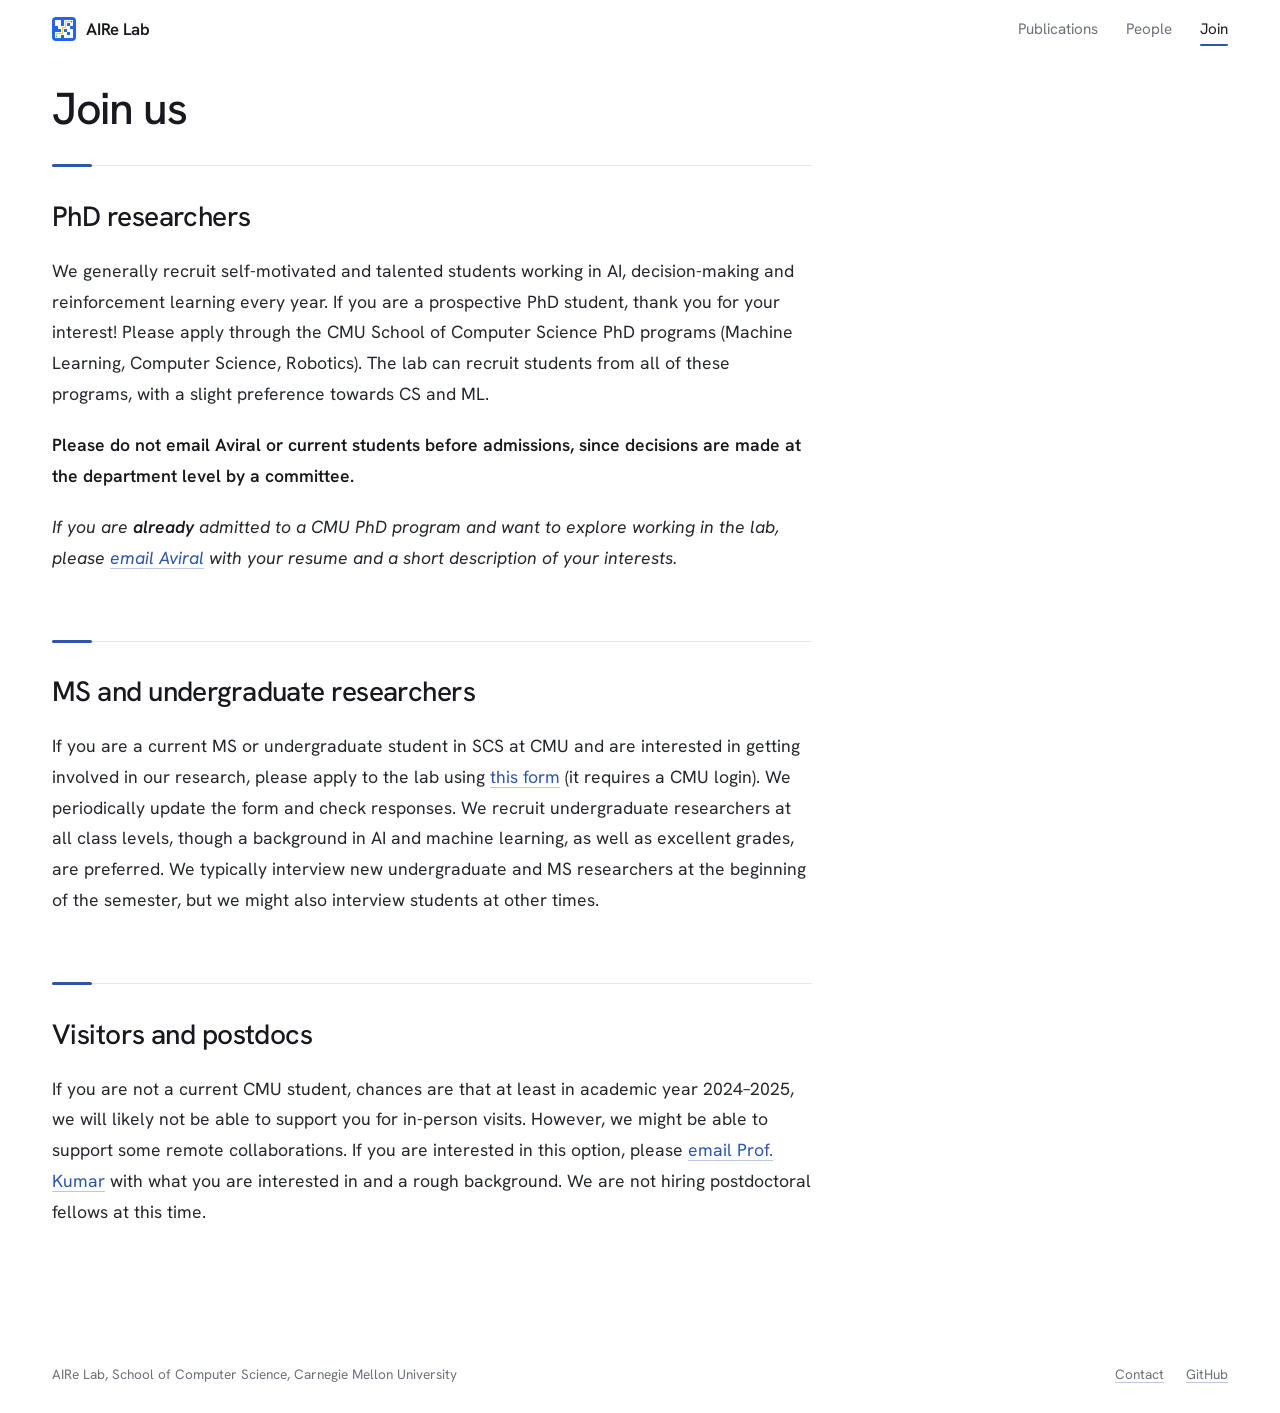
<file: join.html>
<!DOCTYPE html>
<html lang="en">
<head>
<meta charset="utf-8">
<meta name="viewport" content="width=device-width, initial-scale=1">
<title>AIRe Join Us</title>
<meta name="description" content="How to join the AIRe Lab at Carnegie Mellon University as a PhD student, MS or undergraduate researcher, or visitor.">
<link rel="canonical" href="https://cmu-aire.github.io/join.html">
<link rel="icon" href="favicon.png" type="image/png">
<link rel="apple-touch-icon" href="apple-touch-icon.png">
<meta property="og:type" content="website">
<meta property="og:url" content="https://cmu-aire.github.io/join.html">
<meta property="og:site_name" content="AIRe Lab">
<meta property="og:title" content="AIRe Join Us">
<meta property="og:description" content="How to join the AIRe Lab at Carnegie Mellon University as a PhD student, MS or undergraduate researcher, or visitor.">
<meta property="og:image" content="https://cmu-aire.github.io/media/group.jpg">
<meta name="twitter:card" content="summary_large_image">
<link rel="preconnect" href="https://fonts.googleapis.com">
<link rel="preconnect" href="https://fonts.gstatic.com" crossorigin>
<link href="https://fonts.googleapis.com/css2?family=Hanken+Grotesk:wght@400;500;600&display=swap" rel="stylesheet">
<link rel="stylesheet" href="style.css">
</head>
<body>

<header class="wrap top">
  <a class="brand" href="index.html" aria-label="AIRe Lab home">
    <img src="media/logo.png" alt="" width="24" height="24">
    AIRe Lab
  </a>
  <nav aria-label="Main">
    <ul>
      <li><a href="publications.html">Publications</a></li>
      <li><a href="people.html">People</a></li>
      <li><a href="join.html" aria-current="page">Join<span class="nav-mark" aria-hidden="true"></span></a></li>
    </ul>
  </nav>
</header>

<main class="wrap page">
  <article class="post">
    <h1>Join us</h1>
    <div class="prose">
      <h2>PhD researchers</h2>
      <p>We generally recruit self-motivated and talented students working in AI, decision-making and reinforcement learning every year. If you are a prospective PhD student, thank you for your interest! Please apply through the CMU School of Computer Science PhD programs (Machine Learning, Computer Science, Robotics). The lab can recruit students from all of these programs, with a slight preference towards CS and ML.</p>
      <p><strong>Please do not email Aviral or current students before admissions, since decisions are made at the department level by a committee.</strong></p>
      <p><em>If you are <strong>already</strong> admitted to a CMU PhD program and want to explore working in the lab, please <a href="mailto:aviralku@andrew.cmu.edu">email Aviral</a> with your resume and a short description of your interests.</em></p>
      <h2>MS and undergraduate researchers</h2>
      <p>If you are a current MS or undergraduate student in SCS at CMU and are interested in getting involved in our research, please apply to the lab using <a href="https://forms.gle/MHTkMnqS6vPvGVuT7">this form</a> (it requires a CMU login). We periodically update the form and check responses. We recruit undergraduate researchers at all class levels, though a background in AI and machine learning, as well as excellent grades, are preferred. We typically interview new undergraduate and MS researchers at the beginning of the semester, but we might also interview students at other times.</p>
      <h2>Visitors and postdocs</h2>
      <p>If you are not a current CMU student, chances are that at least in academic year 2024–2025, we will likely not be able to support you for in-person visits. However, we might be able to support some remote collaborations. If you are interested in this option, please <a href="mailto:aviralku@andrew.cmu.edu">email Prof. Kumar</a> with what you are interested in and a rough background. We are not hiring postdoctoral fellows at this time.</p>
    </div>
  </article>
</main>

<footer class="wrap">
  <span>AIRe Lab, School of Computer Science, Carnegie Mellon University</span>
  <ul>
    <li><a href="mailto:aviralku@andrew.cmu.edu">Contact</a></li>
    <li><a href="https://github.com/CMU-AIRe">GitHub</a></li>
  </ul>
</footer>


</body>
</html>
</file>
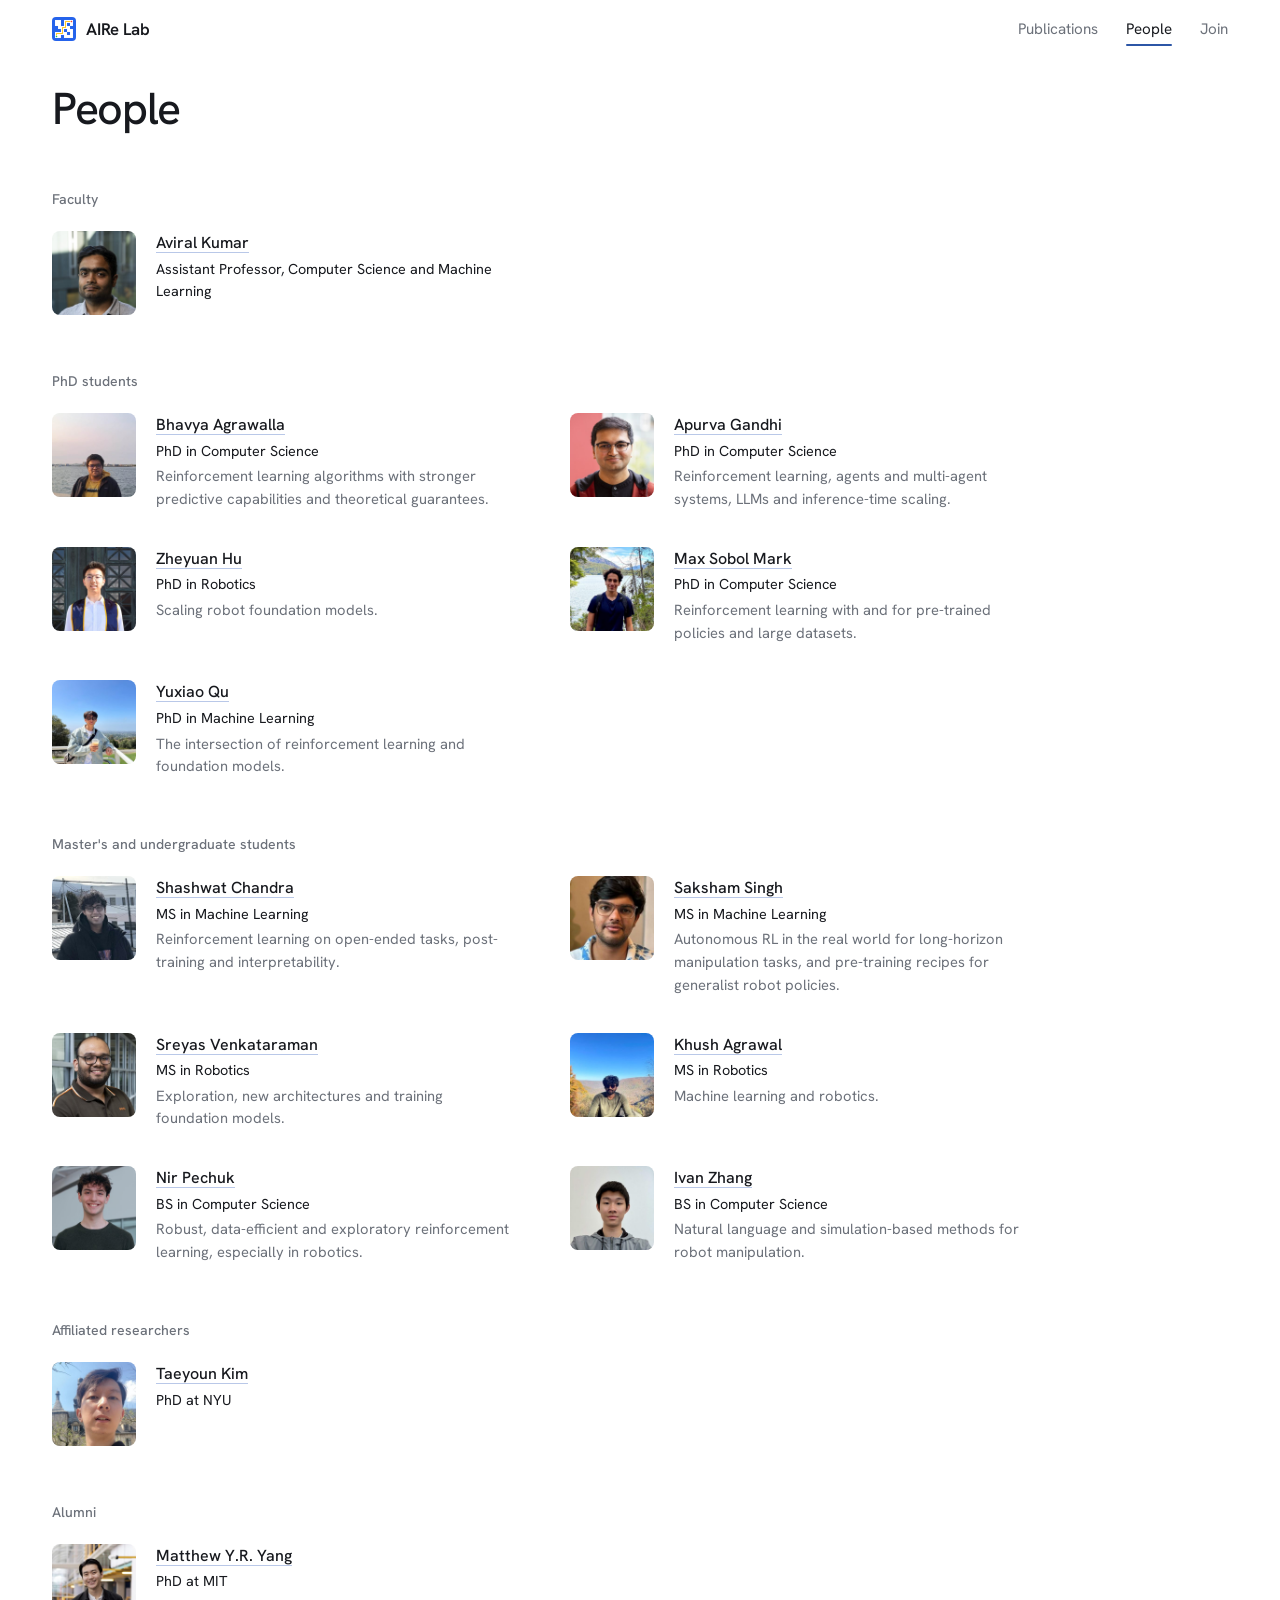
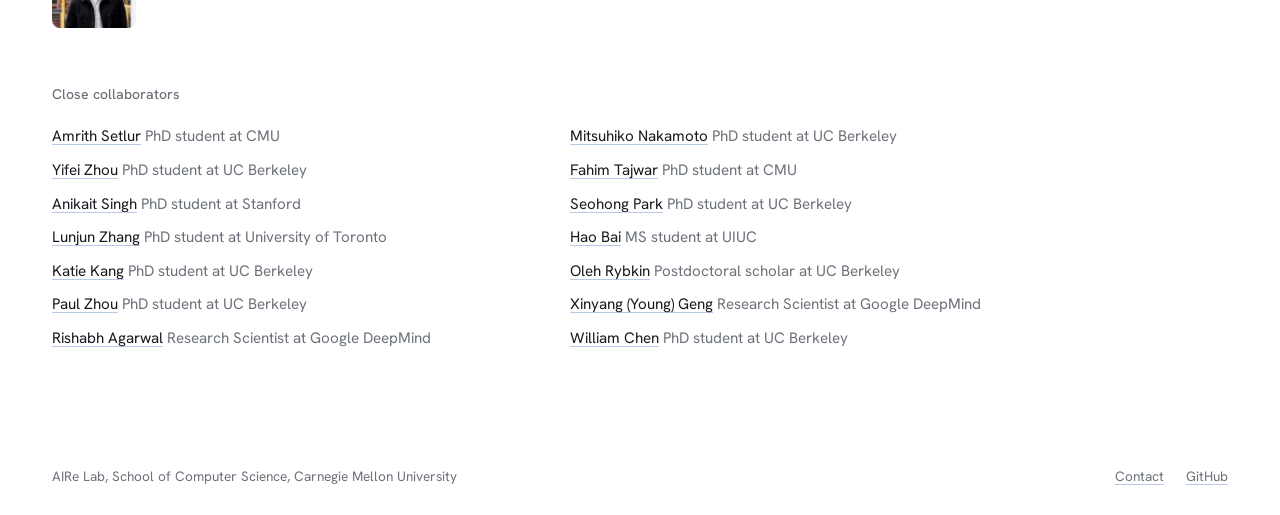
<file: people.html>
<!DOCTYPE html>
<html lang="en">
<head>
<meta charset="utf-8">
<meta name="viewport" content="width=device-width, initial-scale=1">
<title>AIRe People</title>
<meta name="description" content="Faculty, students and collaborators of the AIRe Lab at Carnegie Mellon University.">
<link rel="canonical" href="https://cmu-aire.github.io/people.html">
<link rel="icon" href="favicon.png" type="image/png">
<link rel="apple-touch-icon" href="apple-touch-icon.png">
<meta property="og:type" content="website">
<meta property="og:url" content="https://cmu-aire.github.io/people.html">
<meta property="og:site_name" content="AIRe Lab">
<meta property="og:title" content="AIRe People">
<meta property="og:description" content="Faculty, students and collaborators of the AIRe Lab at Carnegie Mellon University.">
<meta property="og:image" content="https://cmu-aire.github.io/media/group.jpg">
<meta name="twitter:card" content="summary_large_image">
<link rel="preconnect" href="https://fonts.googleapis.com">
<link rel="preconnect" href="https://fonts.gstatic.com" crossorigin>
<link href="https://fonts.googleapis.com/css2?family=Hanken+Grotesk:wght@400;500;600&display=swap" rel="stylesheet">
<link rel="stylesheet" href="style.css">
<script type="application/ld+json">
{
 "@context": "https://schema.org",
 "@type": "ResearchOrganization",
 "name": "AIRe Lab",
 "alternateName": "CMU Artificial Intelligence and Reinforcement Learning Lab",
 "url": "https://cmu-aire.github.io/",
 "logo": "https://cmu-aire.github.io/apple-touch-icon.png",
 "image": "https://cmu-aire.github.io/media/group.jpg",
 "email": "aviralku@andrew.cmu.edu",
 "sameAs": [
  "https://github.com/CMU-AIRe"
 ],
 "parentOrganization": {
  "@type": "CollegeOrUniversity",
  "name": "Carnegie Mellon University",
  "url": "https://www.cmu.edu/"
 },
 "founder": {
  "@type": "Person",
  "name": "Aviral Kumar",
  "url": "https://aviralkumar2907.github.io/",
  "jobTitle": "Assistant Professor",
  "affiliation": "Carnegie Mellon University"
 },
 "member": [
  {
   "@type": "Person",
   "name": "Aviral Kumar",
   "url": "https://aviralkumar2907.github.io/"
  },
  {
   "@type": "Person",
   "name": "Bhavya Agrawalla",
   "url": "https://agrawallabhavya.github.io/"
  },
  {
   "@type": "Person",
   "name": "Apurva Gandhi",
   "url": "https://apga.github.io/"
  },
  {
   "@type": "Person",
   "name": "Zheyuan Hu",
   "url": "https://huzheyuan.io/"
  },
  {
   "@type": "Person",
   "name": "Max Sobol Mark",
   "url": "https://maxsobolmark.com/"
  },
  {
   "@type": "Person",
   "name": "Yuxiao Qu",
   "url": "https://cohenqu.github.io/"
  },
  {
   "@type": "Person",
   "name": "Shashwat Chandra",
   "url": "https://shashwatchandra.com/"
  },
  {
   "@type": "Person",
   "name": "Saksham Singh",
   "url": "https://github.com/saksham002"
  },
  {
   "@type": "Person",
   "name": "Sreyas Venkataraman",
   "url": "https://vsreyas.github.io/"
  },
  {
   "@type": "Person",
   "name": "Khush Agrawal",
   "url": "https://khush3.github.io/"
  },
  {
   "@type": "Person",
   "name": "Nir Pechuk",
   "url": "https://nirpechuk.github.io/"
  },
  {
   "@type": "Person",
   "name": "Ivan Zhang",
   "url": "https://enspikondplusplus.github.io/"
  },
  {
   "@type": "Person",
   "name": "Taeyoun Kim",
   "url": "https://danielkty.github.io/"
  }
 ]
}
</script>
</head>
<body>

<header class="wrap top">
  <a class="brand" href="index.html" aria-label="AIRe Lab home">
    <img src="media/logo.png" alt="" width="24" height="24">
    AIRe Lab
  </a>
  <nav aria-label="Main">
    <ul>
      <li><a href="publications.html">Publications</a></li>
      <li><a href="people.html" aria-current="page">People<span class="nav-mark" aria-hidden="true"></span></a></li>
      <li><a href="join.html">Join</a></li>
    </ul>
  </nav>
</header>

<main class="wrap page">
  <h1>People</h1>
  <h2>Faculty</h2>
  <ul class="members">
    <li id="aviral-kumar">
      <img src="media/aviral.jpg" alt="" width="84" height="84" loading="lazy">
      <div>
        <h3><a href="https://aviralkumar2907.github.io/">Aviral Kumar</a></h3>
        <p class="role">Assistant Professor, Computer Science and Machine Learning</p>
      </div>
    </li>
  </ul>
  <h2>PhD students</h2>
  <ul class="members">
    <li id="bhavya-agrawalla">
      <img src="media/bhavya.jpg" alt="" width="84" height="84" loading="lazy">
      <div>
        <h3><a href="https://agrawallabhavya.github.io/">Bhavya Agrawalla</a></h3>
        <p class="role">PhD in Computer Science</p>
        <p>Reinforcement learning algorithms with stronger predictive capabilities and theoretical guarantees.</p>
      </div>
    </li>
    <li id="apurva-gandhi">
      <img src="media/people/apurva-gandhi.jpg" alt="" width="84" height="84" loading="lazy">
      <div>
        <h3><a href="https://apga.github.io/">Apurva Gandhi</a></h3>
        <p class="role">PhD in Computer Science</p>
        <p>Reinforcement learning, agents and multi-agent systems, LLMs and inference-time scaling.</p>
      </div>
    </li>
    <li id="zheyuan-hu">
      <img src="media/zheyuan.jpg" alt="" width="84" height="84" loading="lazy">
      <div>
        <h3><a href="https://huzheyuan.io/">Zheyuan Hu</a></h3>
        <p class="role">PhD in Robotics</p>
        <p>Scaling robot foundation models.</p>
      </div>
    </li>
    <li id="max-sobol-mark">
      <img src="media/max.jpg" alt="" width="84" height="84" loading="lazy">
      <div>
        <h3><a href="https://maxsobolmark.com/">Max Sobol Mark</a></h3>
        <p class="role">PhD in Computer Science</p>
        <p>Reinforcement learning with and for pre-trained policies and large datasets.</p>
      </div>
    </li>
    <li id="yuxiao-qu">
      <img src="media/yuxiao.jpg" alt="" width="84" height="84" loading="lazy">
      <div>
        <h3><a href="https://cohenqu.github.io/">Yuxiao Qu</a></h3>
        <p class="role">PhD in Machine Learning</p>
        <p>The intersection of reinforcement learning and foundation models.</p>
      </div>
    </li>
  </ul>
  <h2>Master&#x27;s and undergraduate students</h2>
  <ul class="members">
    <li id="shashwat-chandra">
      <img src="media/people/shashwat-chandra.jpg" alt="" width="84" height="84" loading="lazy">
      <div>
        <h3><a href="https://shashwatchandra.com/">Shashwat Chandra</a></h3>
        <p class="role">MS in Machine Learning</p>
        <p>Reinforcement learning on open-ended tasks, post-training and interpretability.</p>
      </div>
    </li>
    <li id="saksham-singh">
      <img src="media/people/saksham-singh.jpg" alt="" width="84" height="84" loading="lazy">
      <div>
        <h3><a href="https://github.com/saksham002">Saksham Singh</a></h3>
        <p class="role">MS in Machine Learning</p>
        <p>Autonomous RL in the real world for long-horizon manipulation tasks, and pre-training recipes for generalist robot policies.</p>
      </div>
    </li>
    <li id="sreyas-venkataraman">
      <img src="media/people/sreyas-venkataraman.jpg" alt="" width="84" height="84" loading="lazy">
      <div>
        <h3><a href="https://vsreyas.github.io/">Sreyas Venkataraman</a></h3>
        <p class="role">MS in Robotics</p>
        <p>Exploration, new architectures and training foundation models.</p>
      </div>
    </li>
    <li id="khush-agrawal">
      <img src="media/khush.jpg" alt="" width="84" height="84" loading="lazy">
      <div>
        <h3><a href="https://khush3.github.io/">Khush Agrawal</a></h3>
        <p class="role">MS in Robotics</p>
        <p>Machine learning and robotics.</p>
      </div>
    </li>
    <li id="nir-pechuk">
      <img src="media/people/nir-pechuk.jpg" alt="" width="84" height="84" loading="lazy">
      <div>
        <h3><a href="https://nirpechuk.github.io/">Nir Pechuk</a></h3>
        <p class="role">BS in Computer Science</p>
        <p>Robust, data-efficient and exploratory reinforcement learning, especially in robotics.</p>
      </div>
    </li>
    <li id="ivan-zhang">
      <img src="media/people/ivan-zhang.jpg" alt="" width="84" height="84" loading="lazy">
      <div>
        <h3><a href="https://enspikondplusplus.github.io/">Ivan Zhang</a></h3>
        <p class="role">BS in Computer Science</p>
        <p>Natural language and simulation-based methods for robot manipulation.</p>
      </div>
    </li>
  </ul>
  <h2>Affiliated researchers</h2>
  <ul class="members">
    <li id="taeyoun-kim">
      <img src="media/people/taeyoun-kim.jpg" alt="" width="84" height="84" loading="lazy">
      <div>
        <h3><a href="https://danielkty.github.io/">Taeyoun Kim</a></h3>
        <p class="role">PhD at NYU</p>
      </div>
    </li>
  </ul>
  <h2>Alumni</h2>
  <ul class="members">
    <li id="matthew-y-r-yang">
      <img src="media/matthew.jpg" alt="" width="84" height="84" loading="lazy">
      <div>
        <h3><a href="https://www.matthewyryang.com/">Matthew Y.R. Yang</a></h3>
        <p class="role">PhD at MIT</p>
      </div>
    </li>
  </ul>
  <h2>Close collaborators</h2>
  <ul class="collab">
    <li id="amrith-setlur"><a href="https://scholar.google.com/citations?user=i7V1kJgAAAAJ&amp;hl=en">Amrith Setlur</a> <span class="soft">PhD student at CMU</span></li>
    <li id="mitsuhiko-nakamoto"><a href="https://nakamotoo.github.io/">Mitsuhiko Nakamoto</a> <span class="soft">PhD student at UC Berkeley</span></li>
    <li id="yifei-zhou"><a href="https://yifeizhou02.github.io/">Yifei Zhou</a> <span class="soft">PhD student at UC Berkeley</span></li>
    <li id="fahim-tajwar"><a href="https://tajwarfahim.github.io/">Fahim Tajwar</a> <span class="soft">PhD student at CMU</span></li>
    <li id="anikait-singh"><a href="https://asap7772.github.io/">Anikait Singh</a> <span class="soft">PhD student at Stanford</span></li>
    <li id="seohong-park"><a href="https://seohong.me/">Seohong Park</a> <span class="soft">PhD student at UC Berkeley</span></li>
    <li id="lunjun-zhang"><a href="https://lunjunzhang.github.io/">Lunjun Zhang</a> <span class="soft">PhD student at University of Toronto</span></li>
    <li id="hao-bai"><a href="https://biechi.github.io/">Hao Bai</a> <span class="soft">MS student at UIUC</span></li>
    <li id="katie-kang"><a href="http://katiekang.com/">Katie Kang</a> <span class="soft">PhD student at UC Berkeley</span></li>
    <li id="oleh-rybkin"><a href="https://people.eecs.berkeley.edu/~oleh/">Oleh Rybkin</a> <span class="soft">Postdoctoral scholar at UC Berkeley</span></li>
    <li id="paul-zhou"><a href="https://zhouzypaul.github.io/">Paul Zhou</a> <span class="soft">PhD student at UC Berkeley</span></li>
    <li id="xinyang-young-geng"><a href="https://young-geng.xyz/">Xinyang (Young) Geng</a> <span class="soft">Research Scientist at Google DeepMind</span></li>
    <li id="rishabh-agarwal"><a href="https://agarwl.github.io/">Rishabh Agarwal</a> <span class="soft">Research Scientist at Google DeepMind</span></li>
    <li id="william-chen"><a href="https://verityw.github.io/">William Chen</a> <span class="soft">PhD student at UC Berkeley</span></li>
  </ul>
</main>

<footer class="wrap">
  <span>AIRe Lab, School of Computer Science, Carnegie Mellon University</span>
  <ul>
    <li><a href="mailto:aviralku@andrew.cmu.edu">Contact</a></li>
    <li><a href="https://github.com/CMU-AIRe">GitHub</a></li>
  </ul>
</footer>


</body>
</html>
</file>
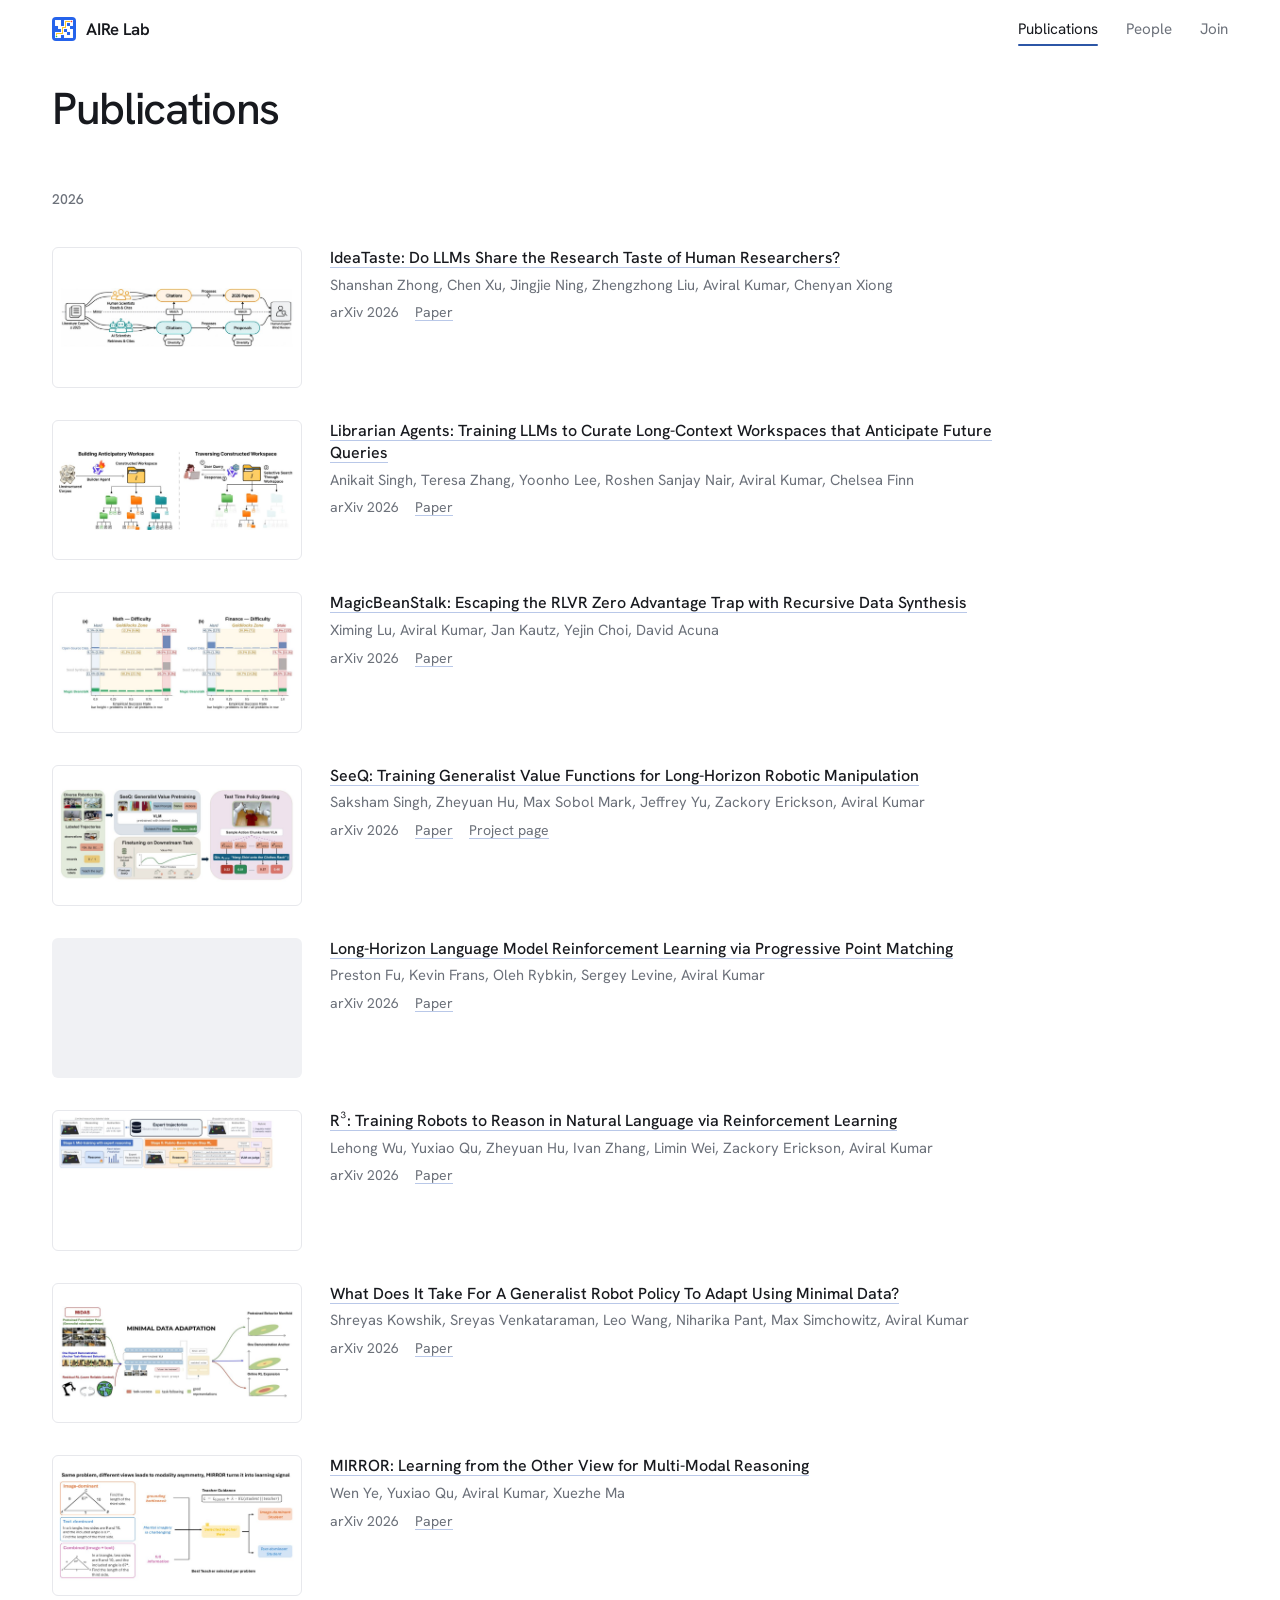
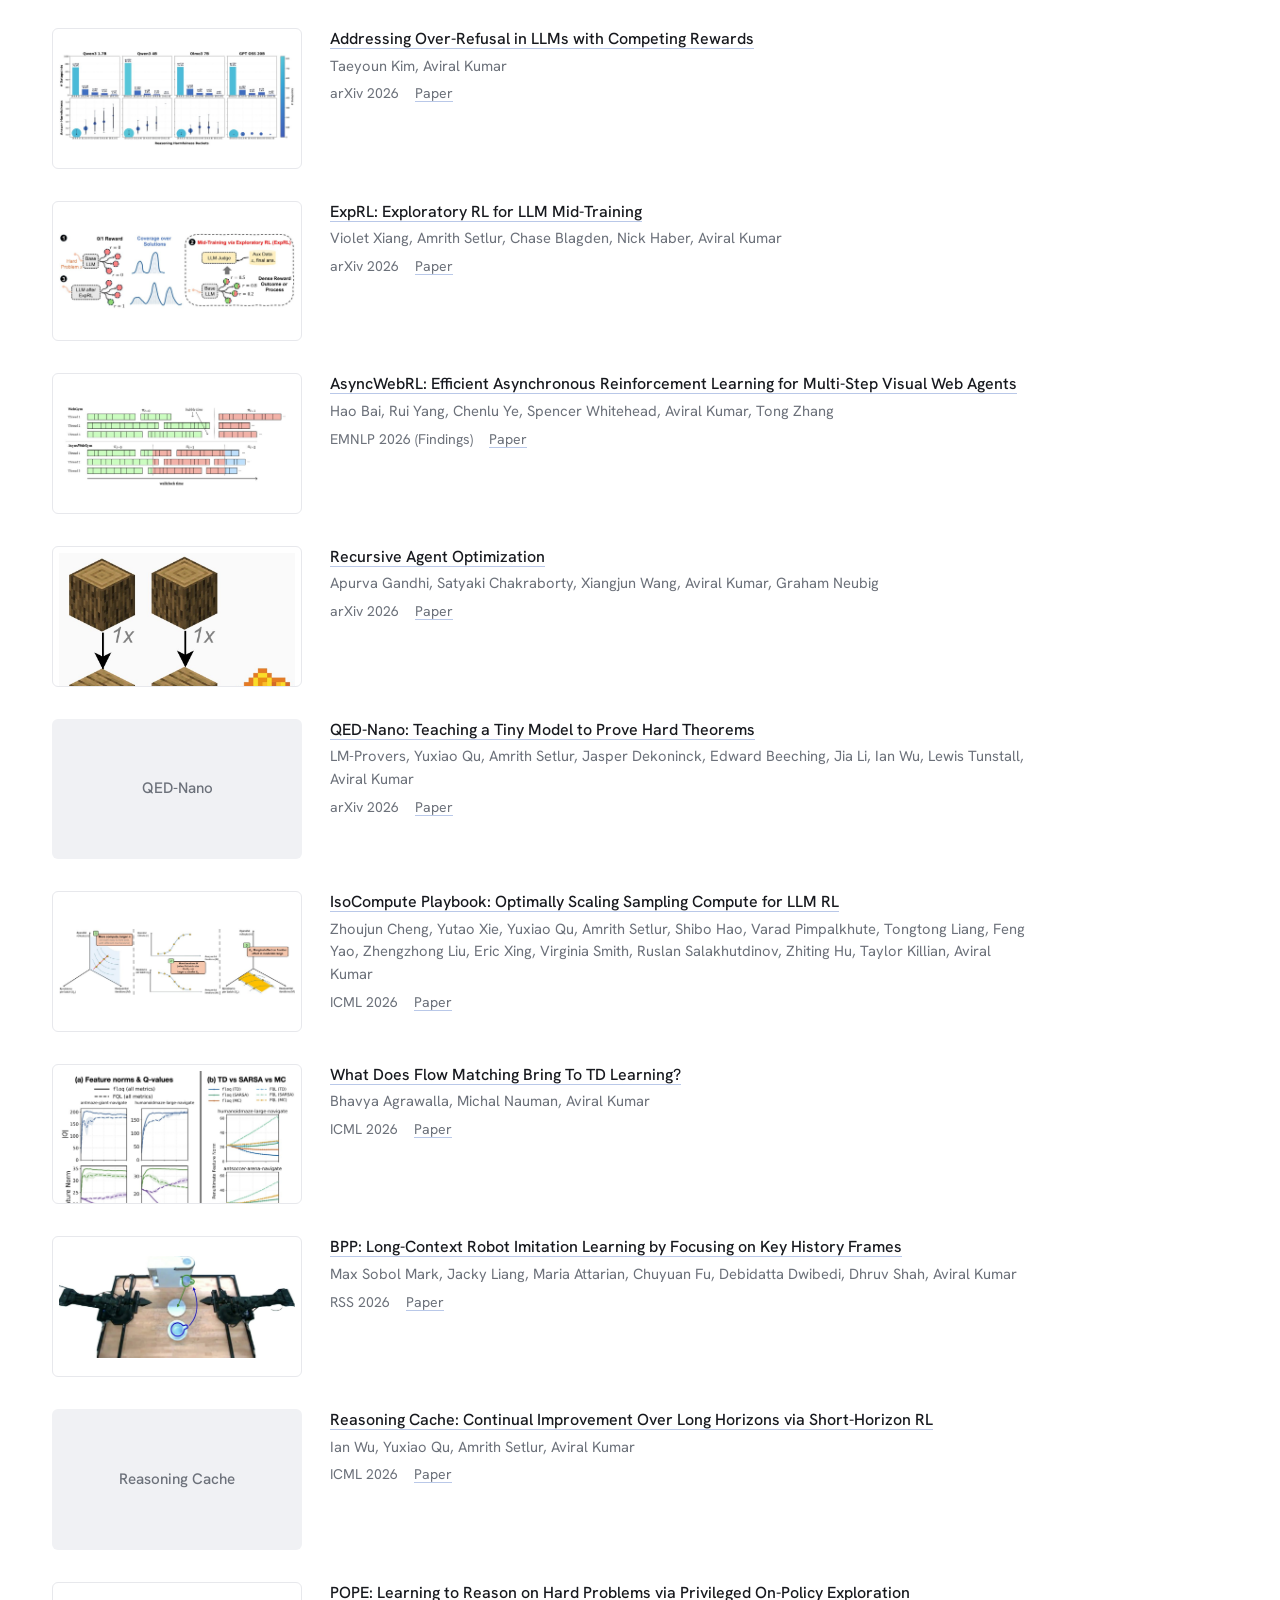
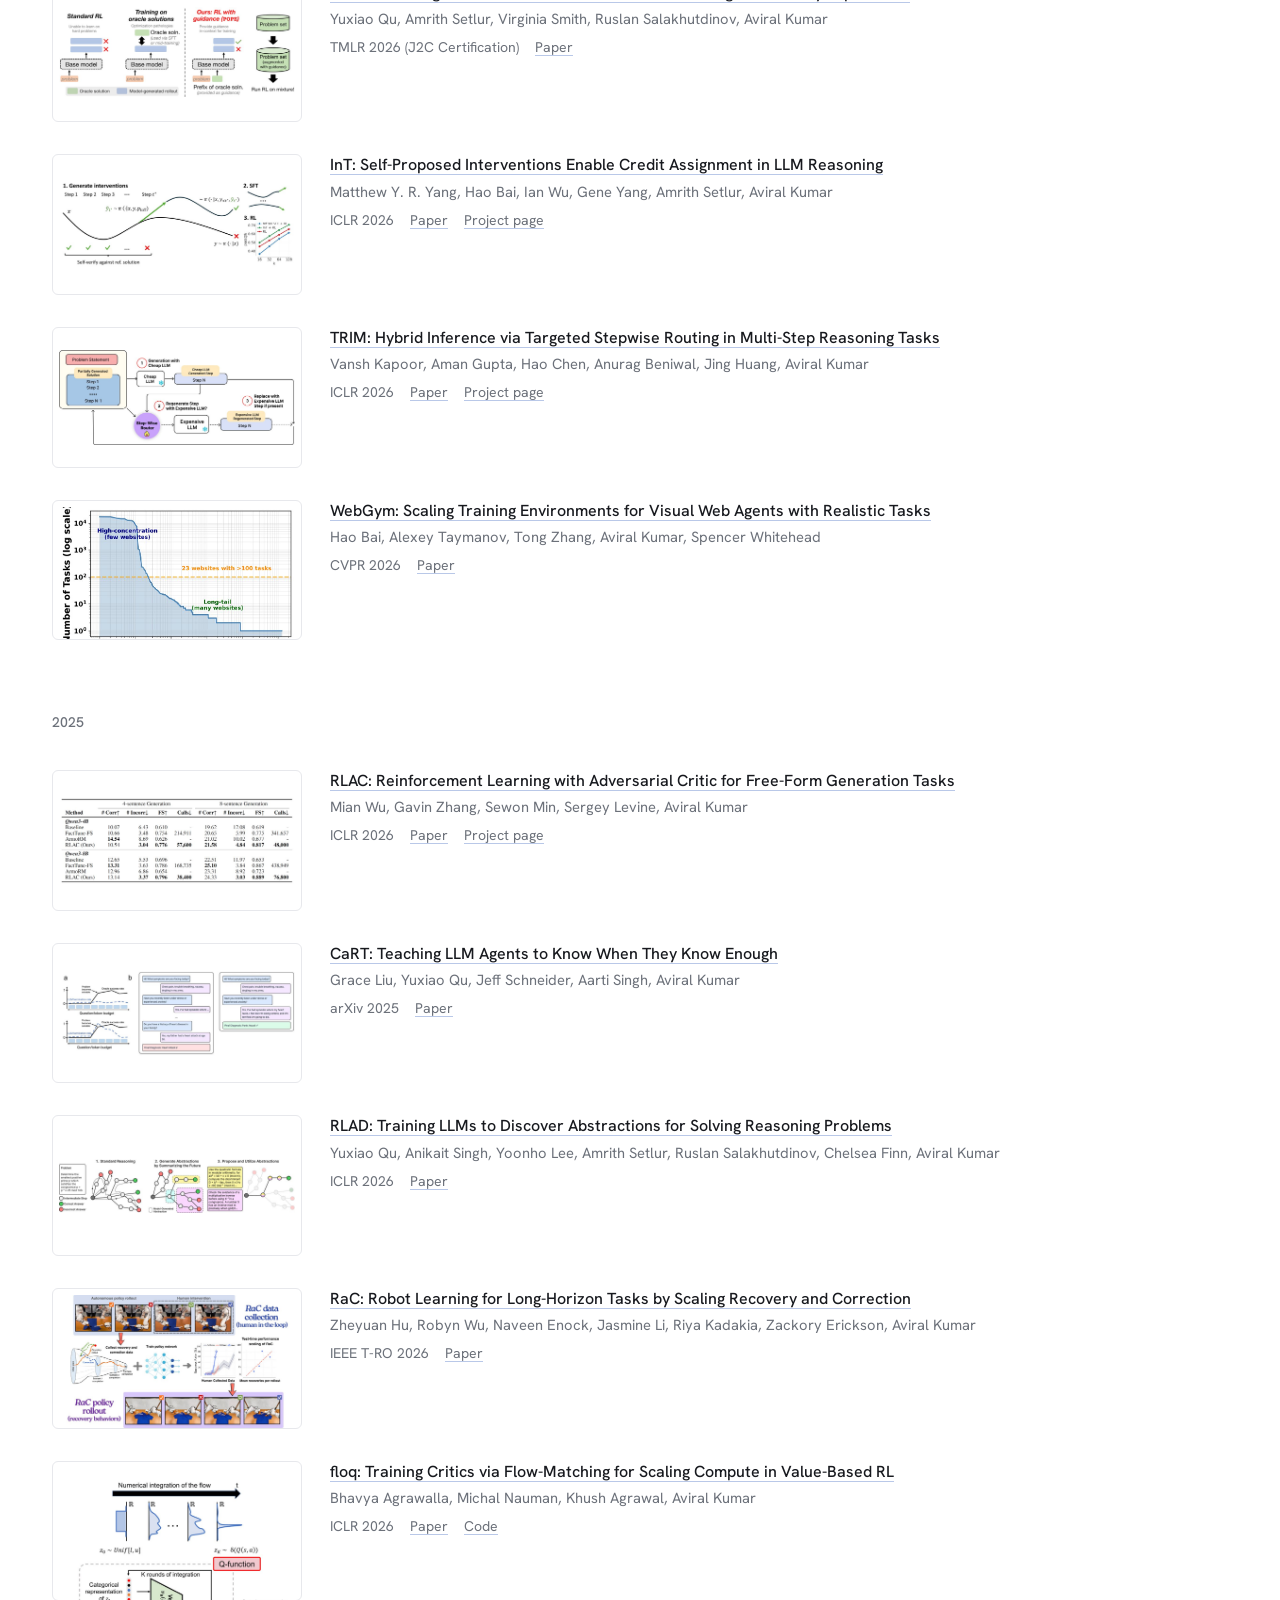
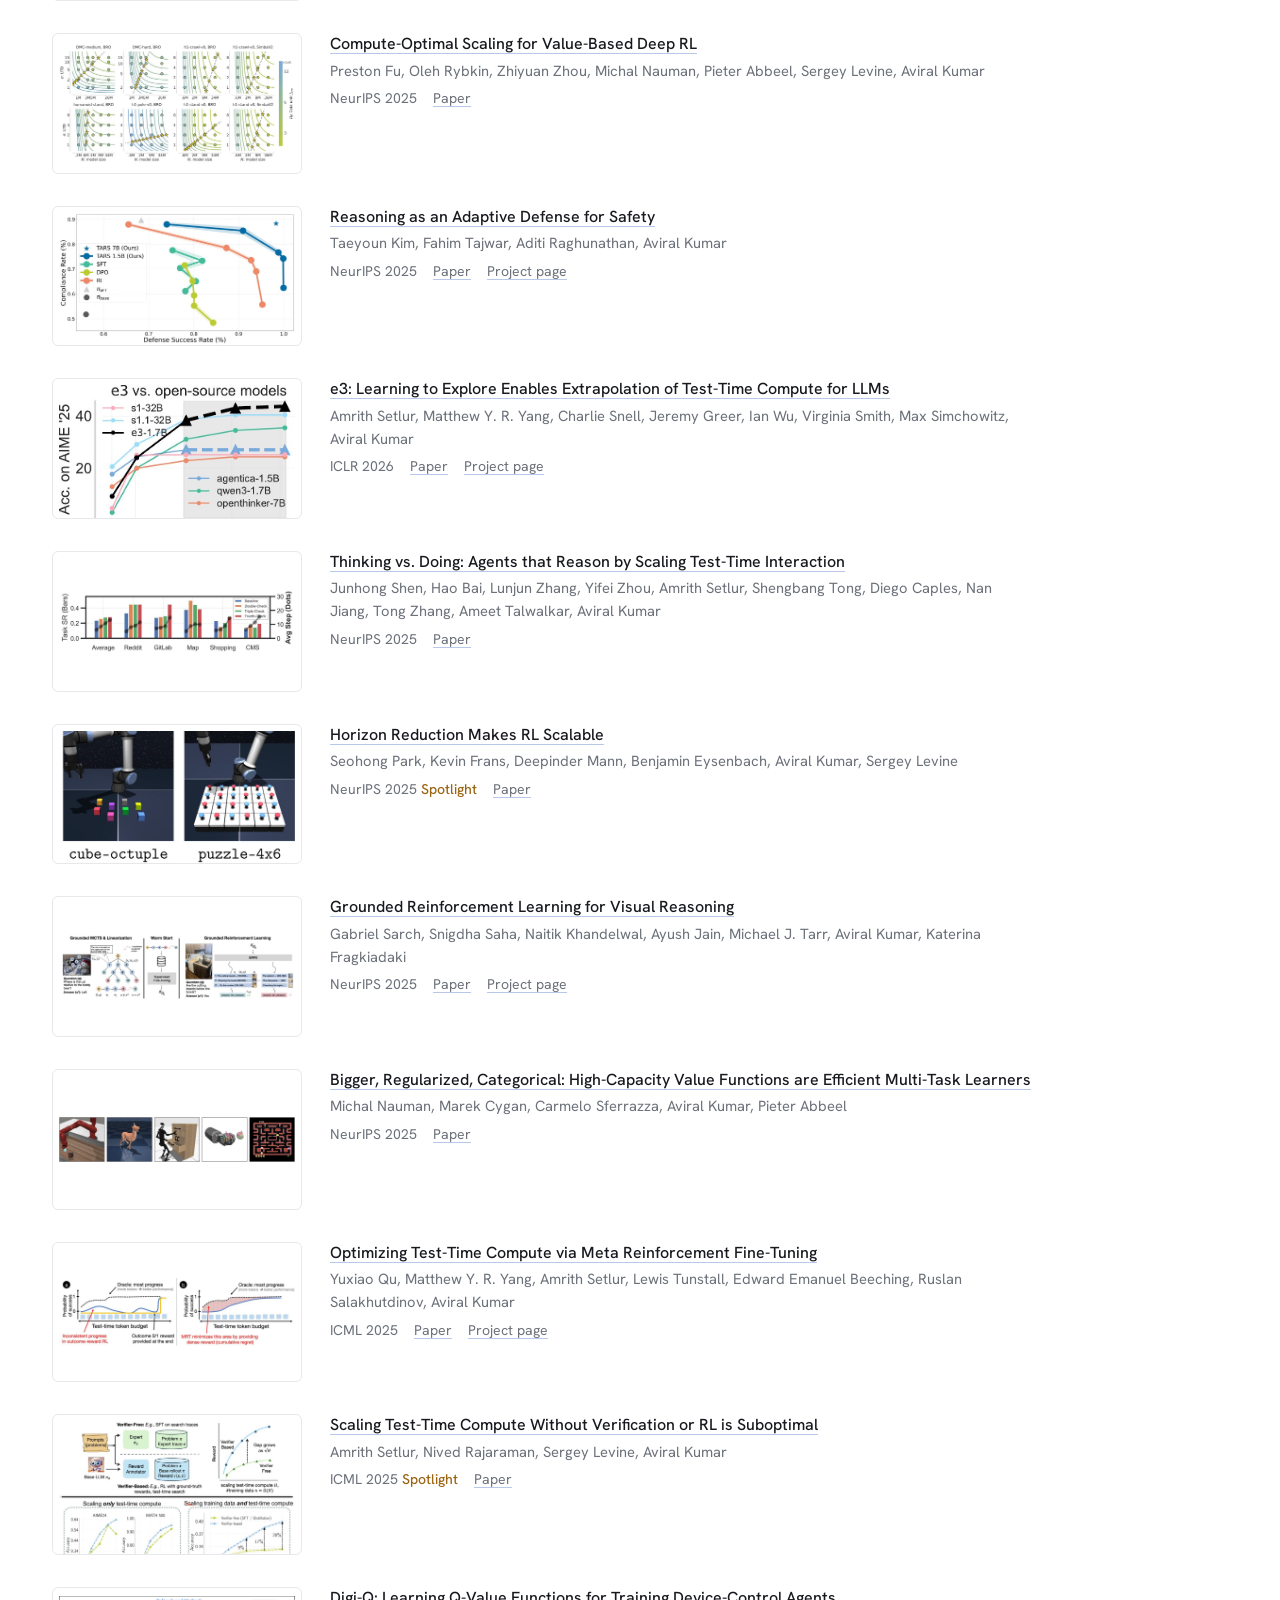
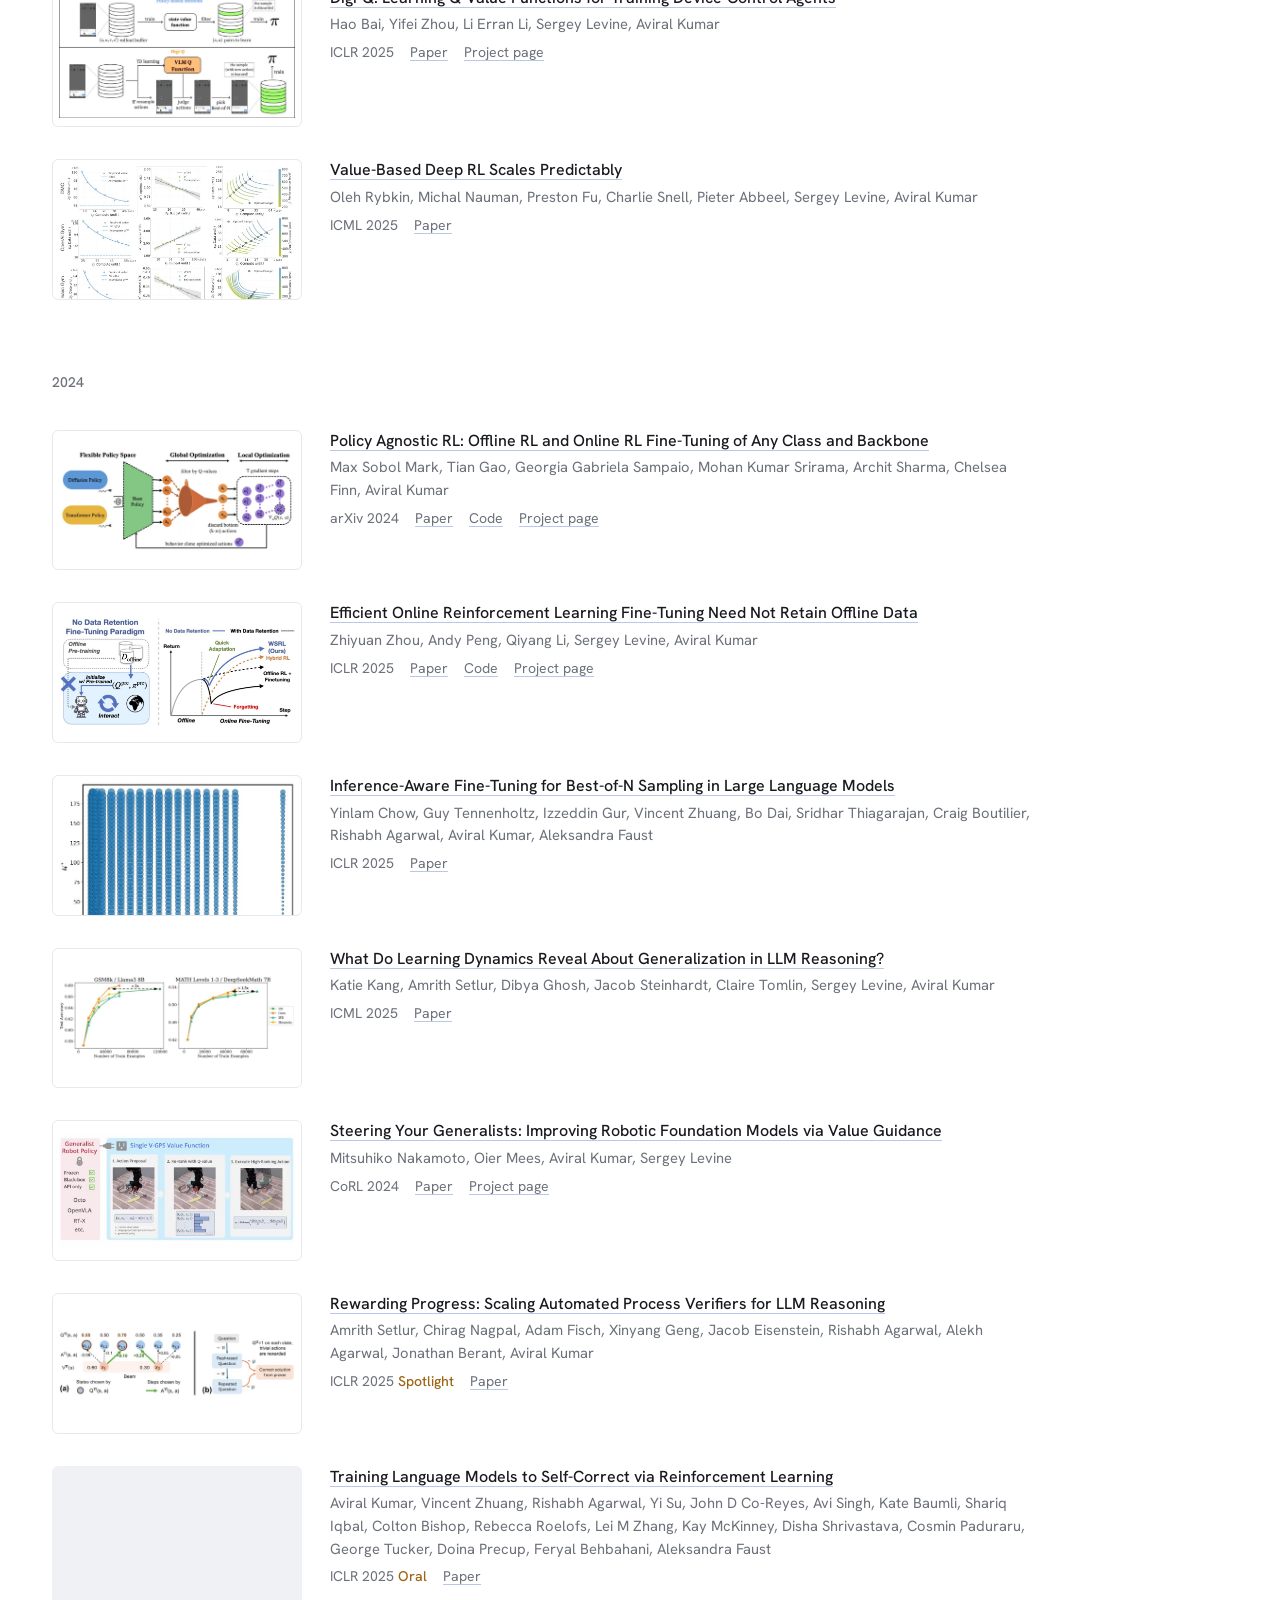
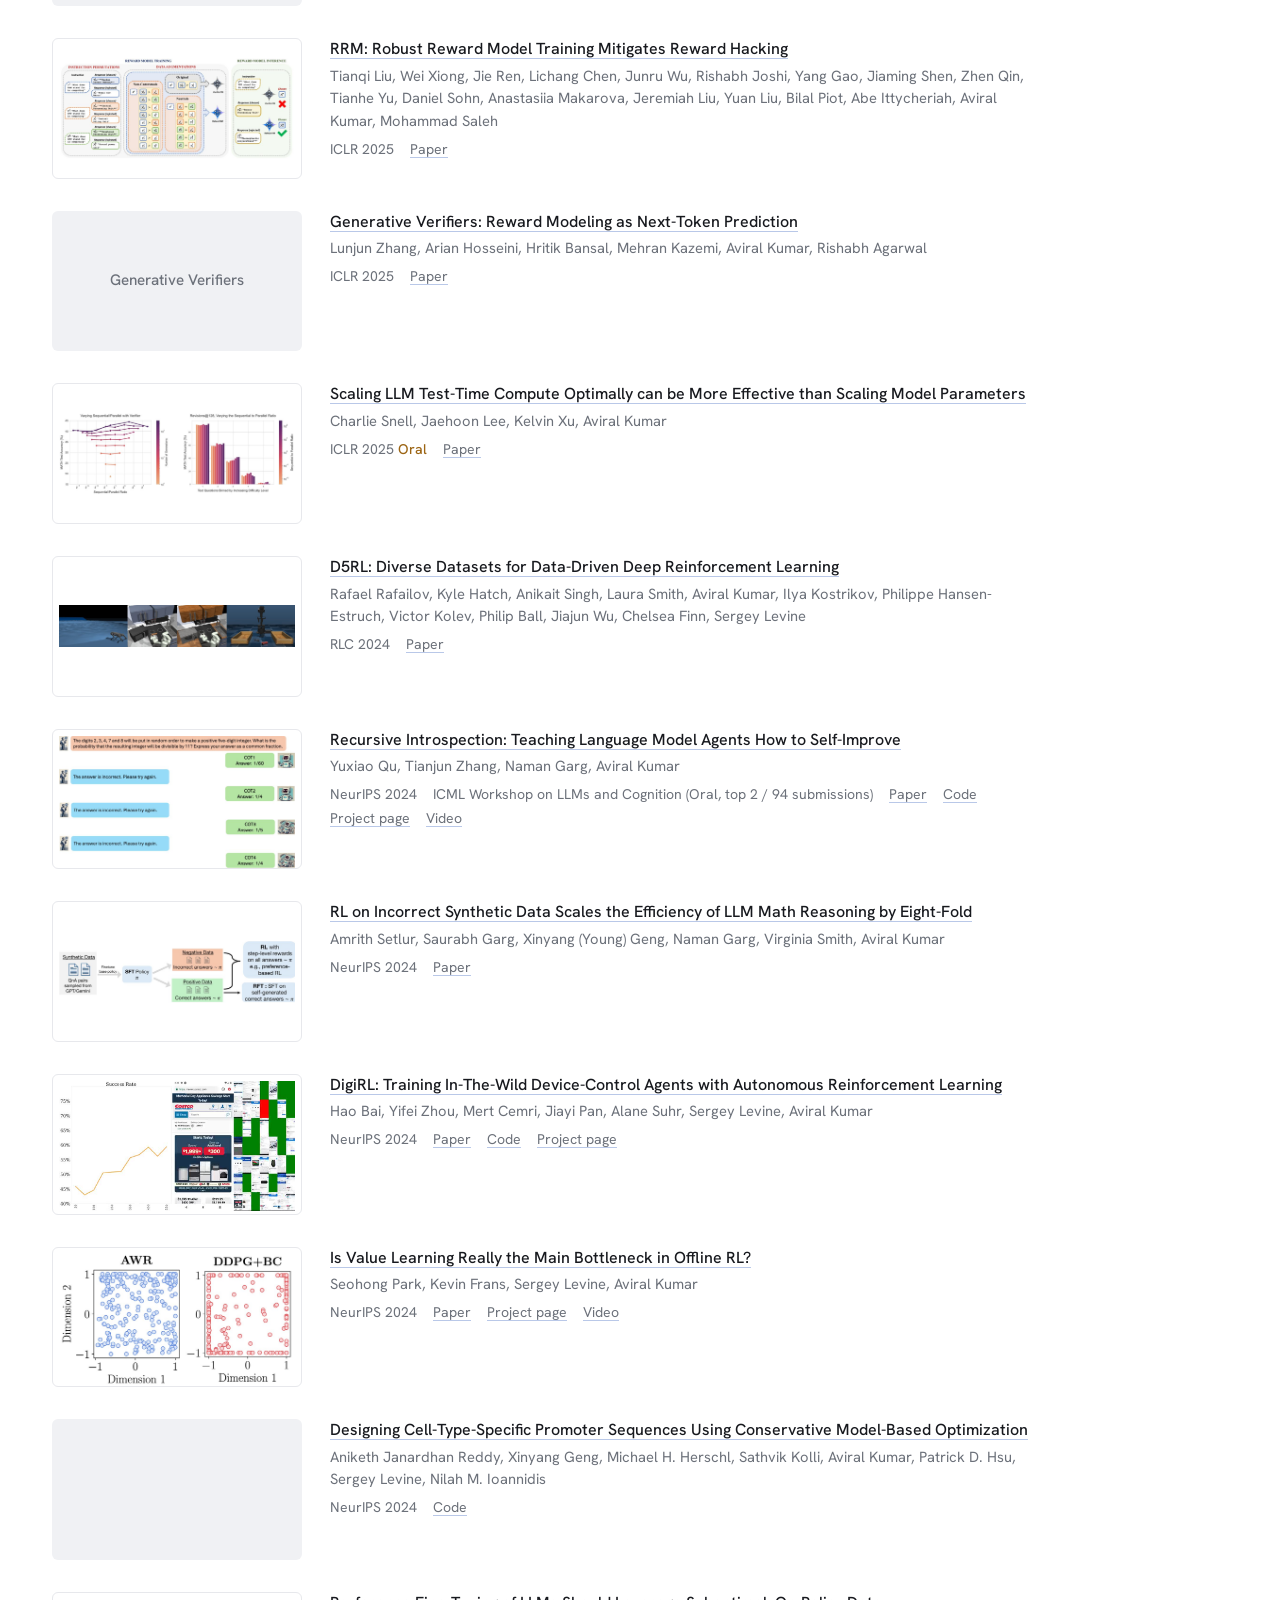
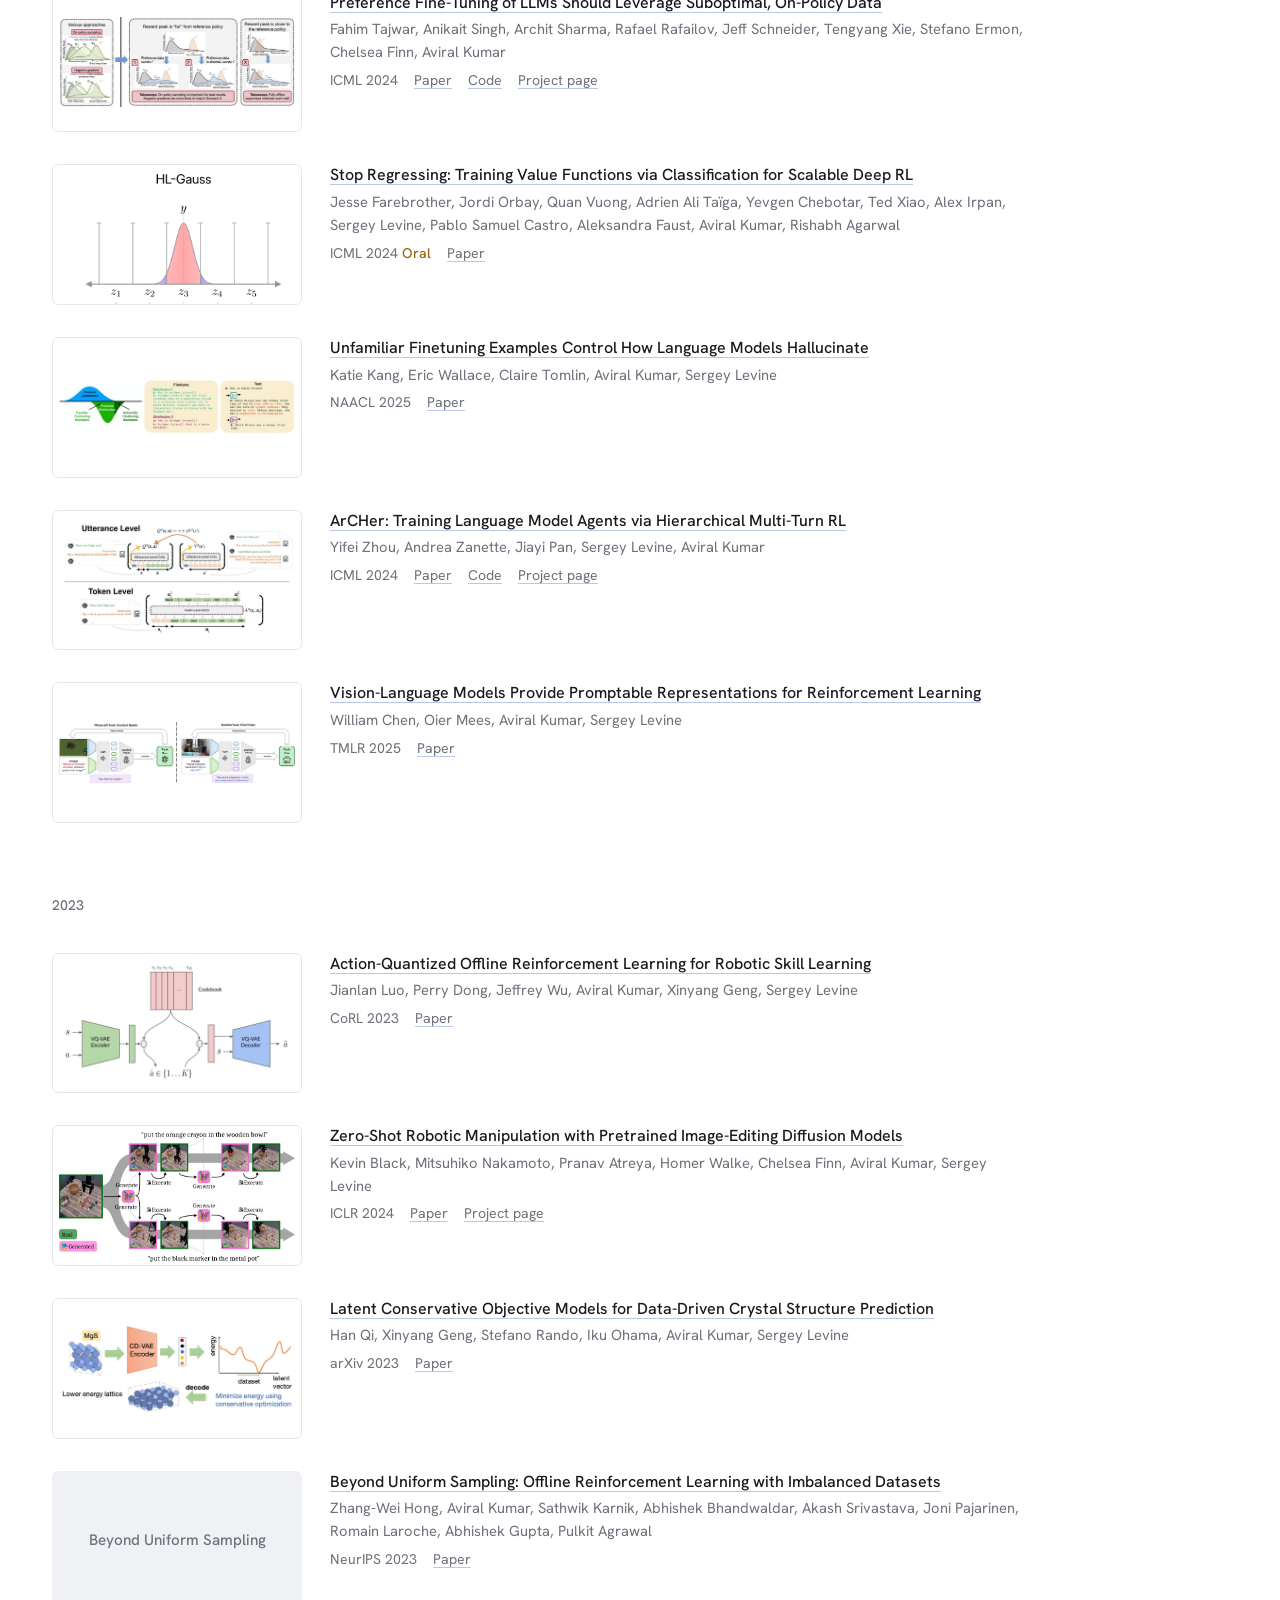
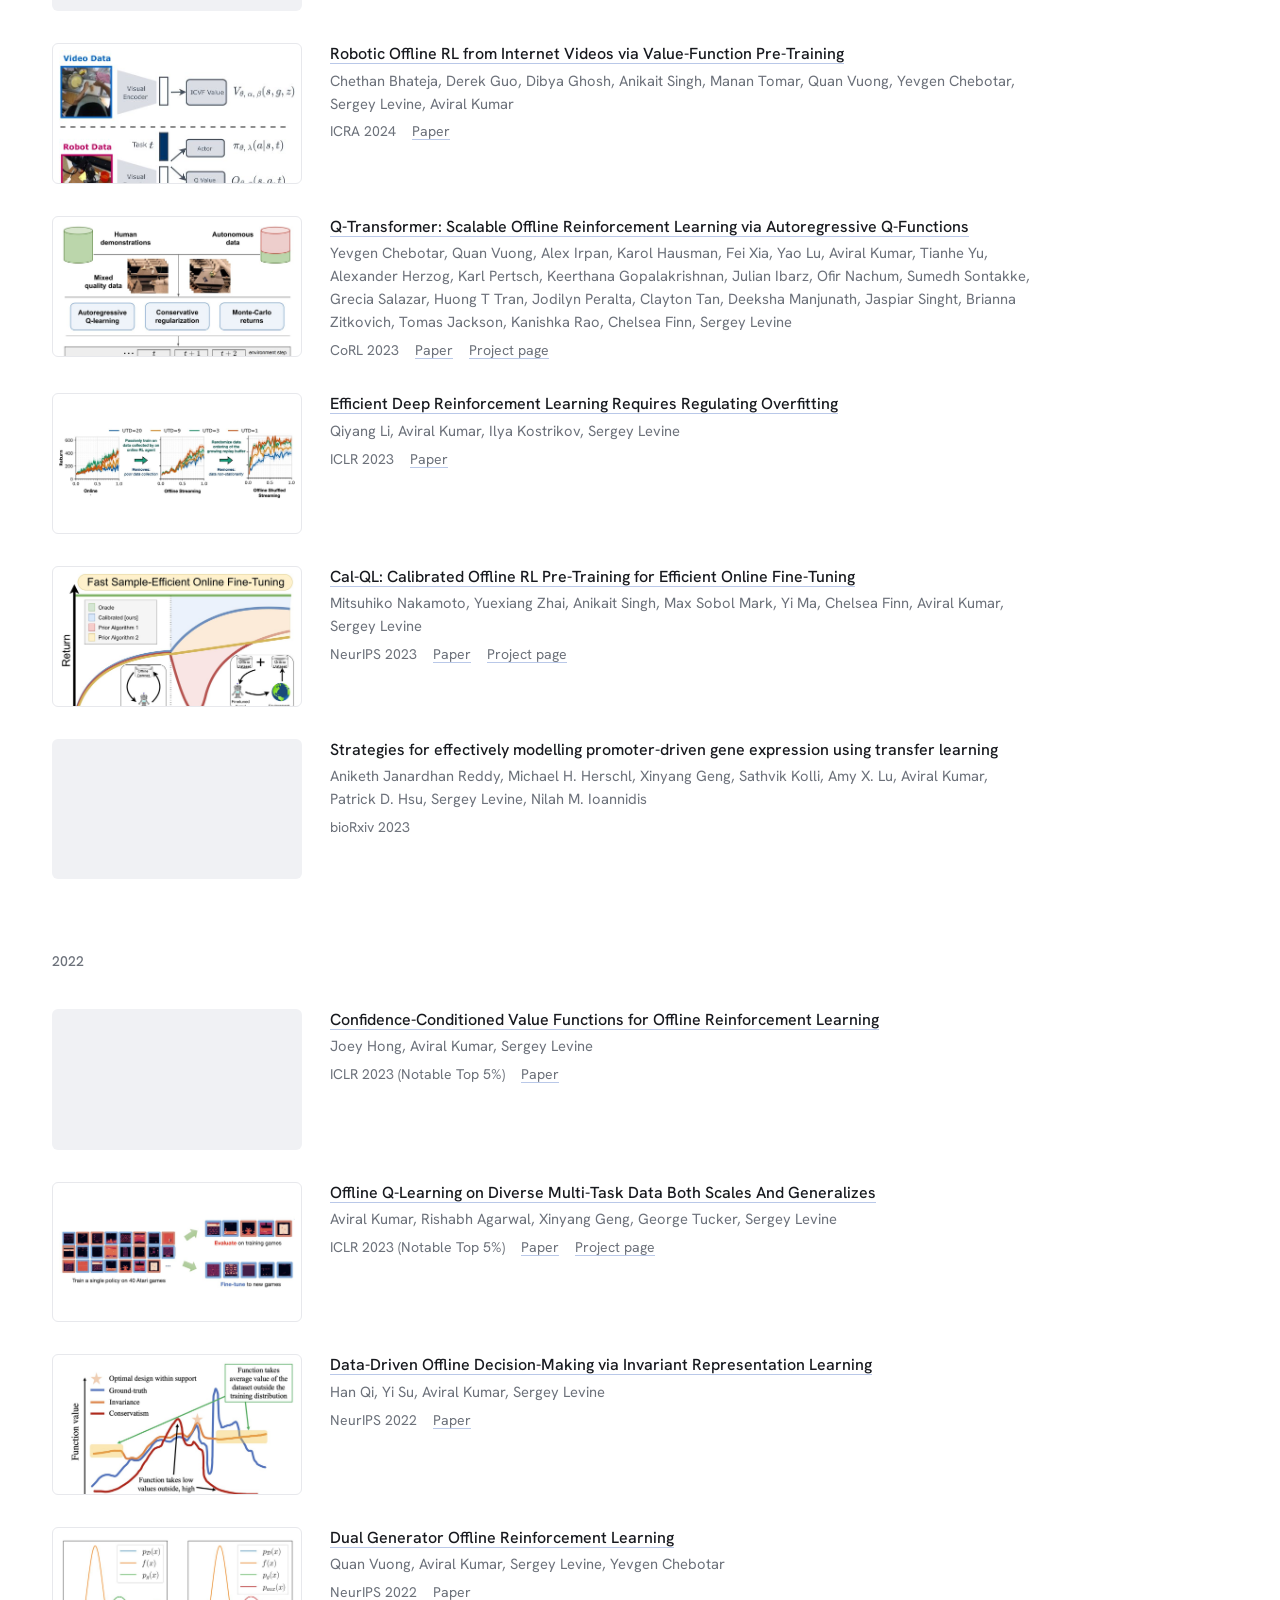
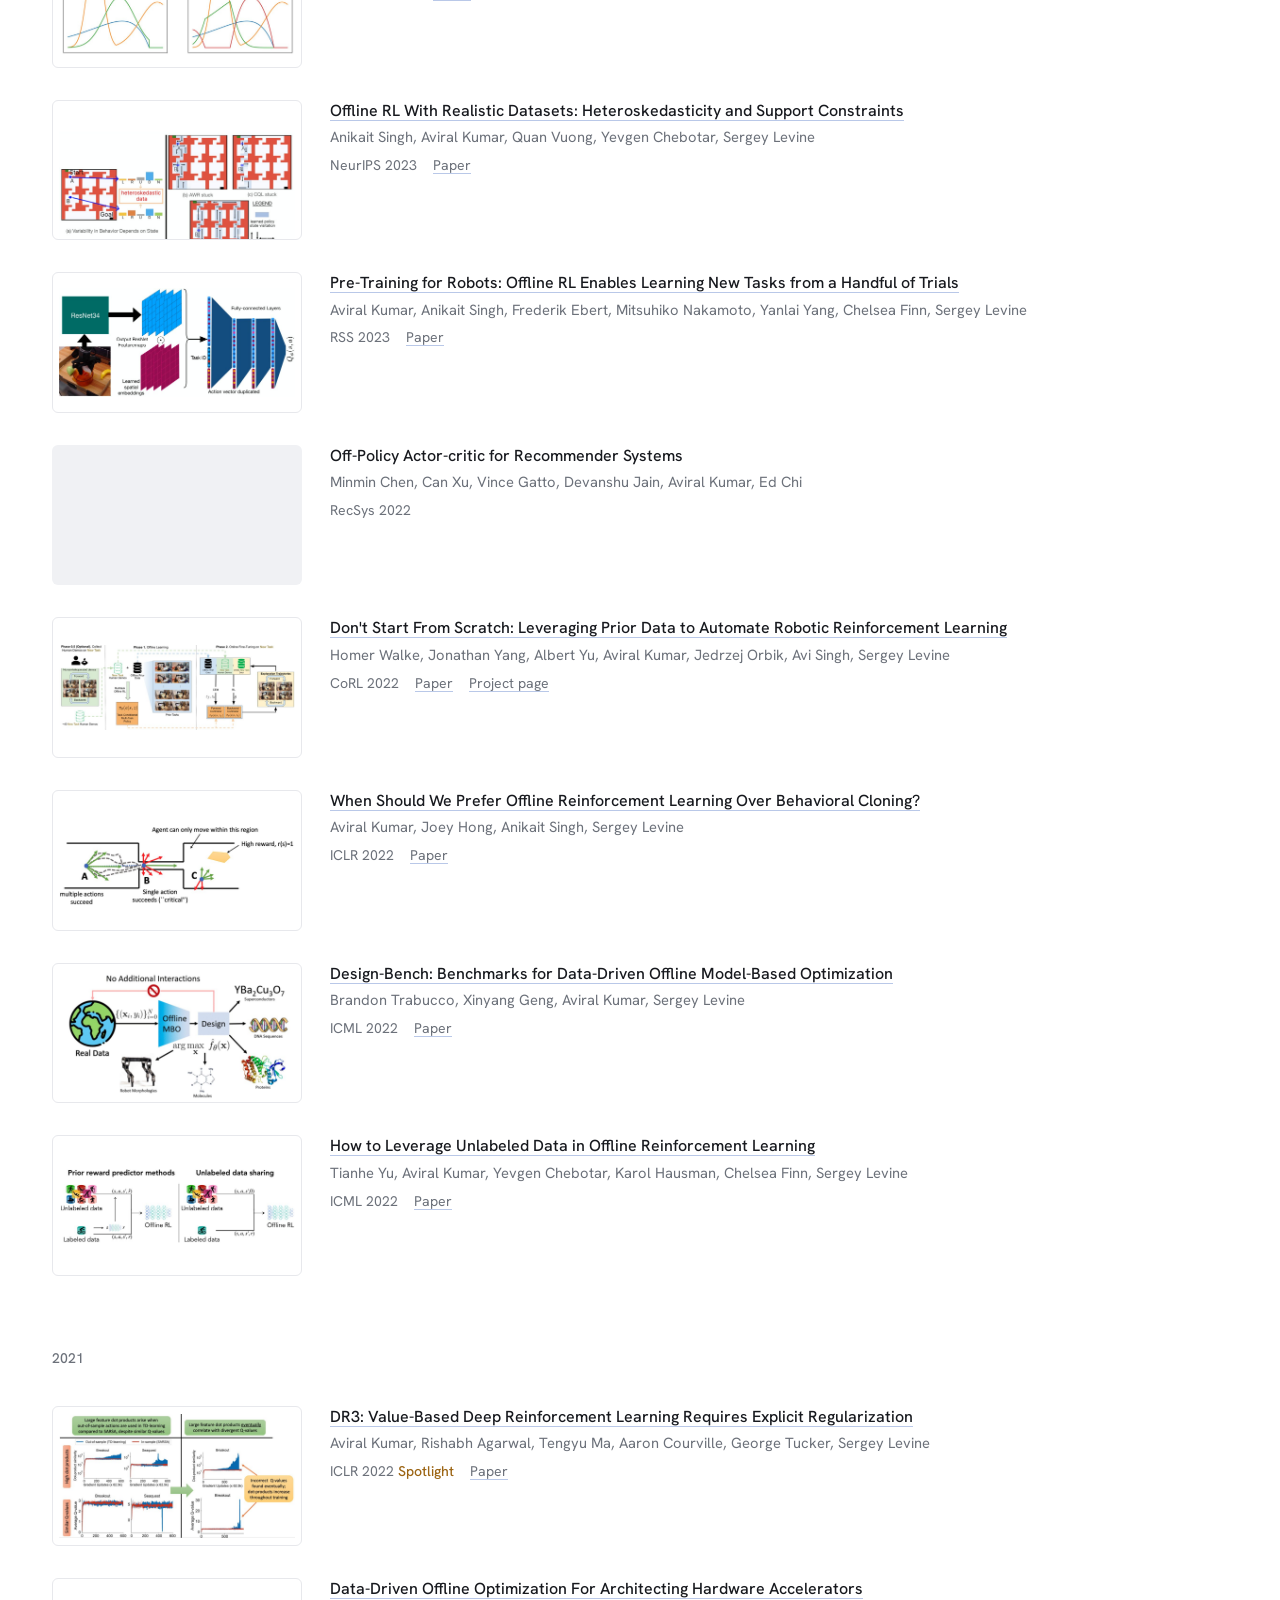
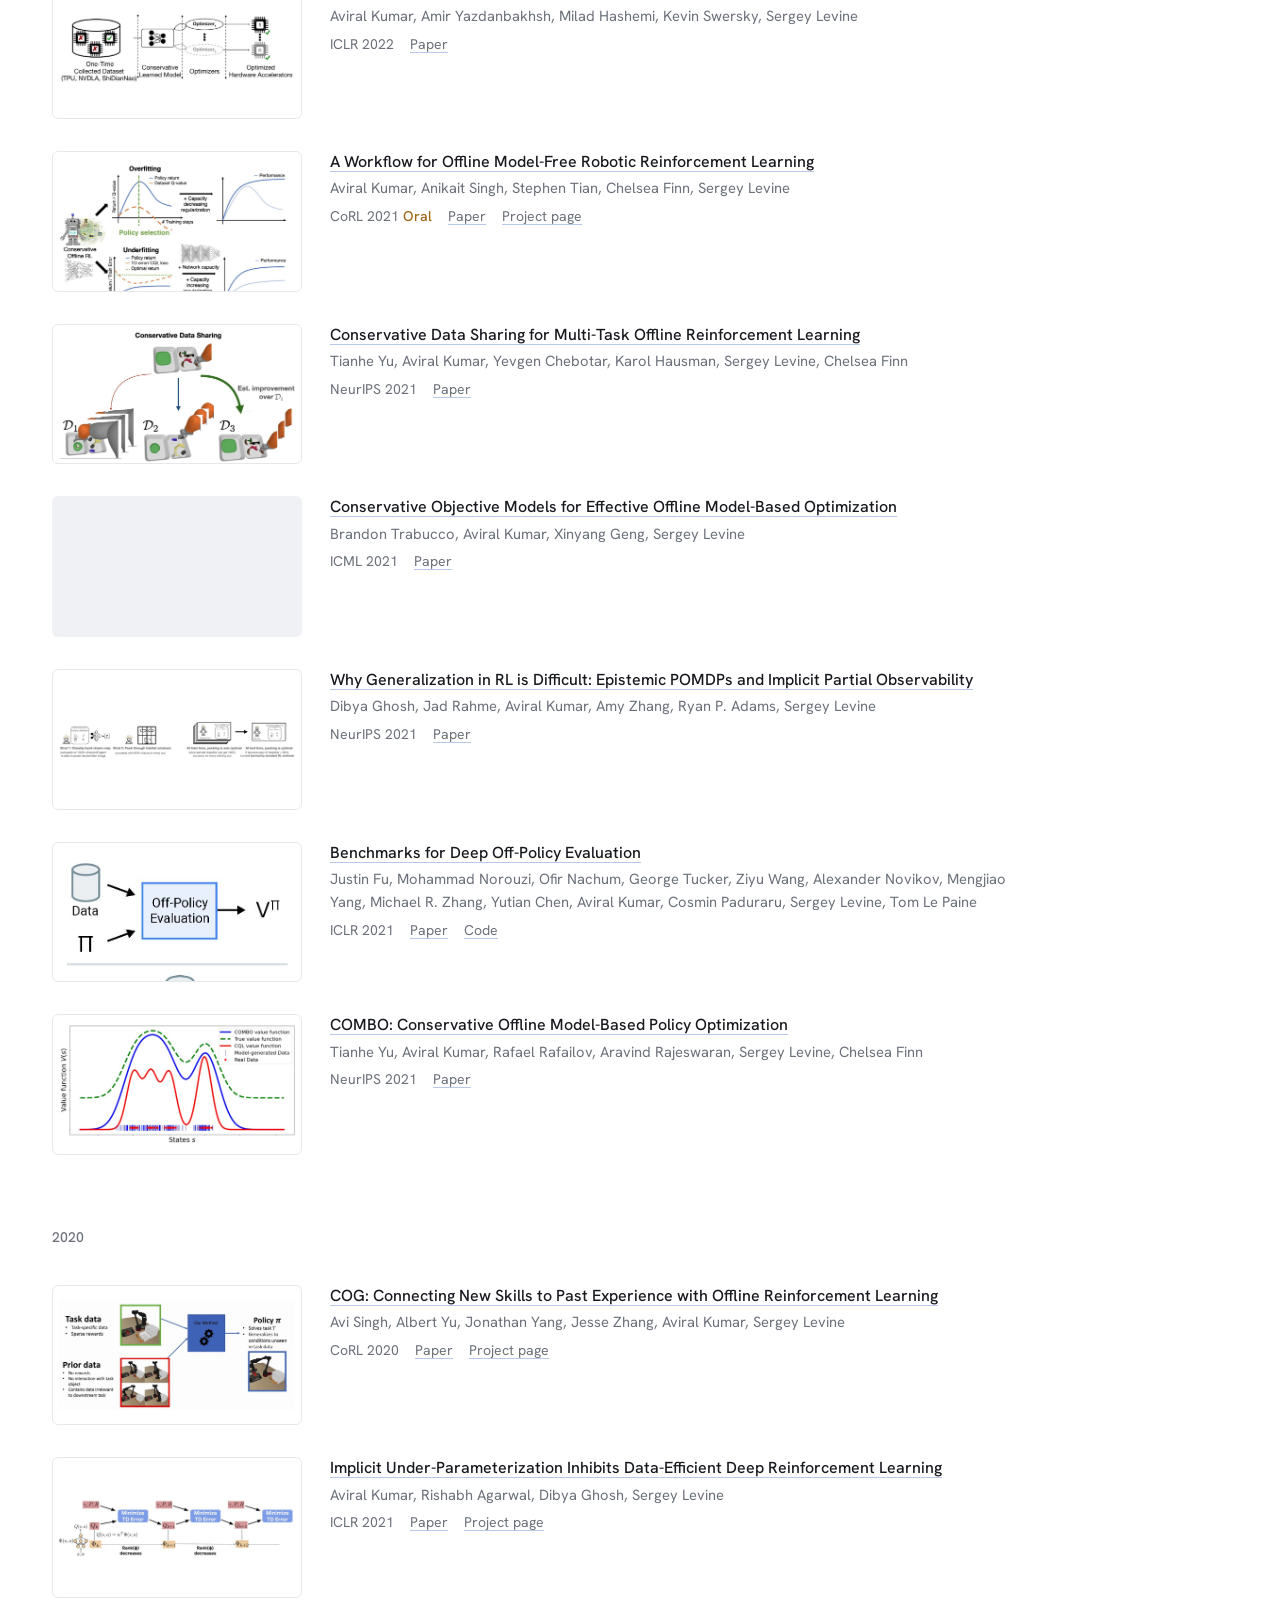
<file: publications.html>
<!DOCTYPE html>
<html lang="en">
<head>
<meta charset="utf-8">
<meta name="viewport" content="width=device-width, initial-scale=1">
<title>AIRe Publications</title>
<meta name="description" content="Papers from the AIRe Lab at Carnegie Mellon University on reinforcement learning, language model agents and robot learning.">
<link rel="canonical" href="https://cmu-aire.github.io/publications.html">
<link rel="icon" href="favicon.png" type="image/png">
<link rel="apple-touch-icon" href="apple-touch-icon.png">
<meta property="og:type" content="website">
<meta property="og:url" content="https://cmu-aire.github.io/publications.html">
<meta property="og:site_name" content="AIRe Lab">
<meta property="og:title" content="AIRe Publications">
<meta property="og:description" content="Papers from the AIRe Lab at Carnegie Mellon University on reinforcement learning, language model agents and robot learning.">
<meta property="og:image" content="https://cmu-aire.github.io/media/group.jpg">
<meta name="twitter:card" content="summary_large_image">
<link rel="preconnect" href="https://fonts.googleapis.com">
<link rel="preconnect" href="https://fonts.gstatic.com" crossorigin>
<link href="https://fonts.googleapis.com/css2?family=Hanken+Grotesk:wght@400;500;600&display=swap" rel="stylesheet">
<link rel="stylesheet" href="style.css">
<script type="application/ld+json">
{
 "@context": "https://schema.org",
 "@type": "CollectionPage",
 "name": "AIRe Lab publications",
 "url": "https://cmu-aire.github.io/publications.html",
 "hasPart": [
  {
   "@type": "ScholarlyArticle",
   "headline": "IdeaTaste: Do LLMs Share the Research Taste of Human Researchers?",
   "url": "https://arxiv.org/abs/2611.03424",
   "datePublished": "2026-11",
   "author": [
    {
     "@type": "Person",
     "name": "Shanshan Zhong"
    },
    {
     "@type": "Person",
     "name": "Chen Xu"
    },
    {
     "@type": "Person",
     "name": "Jingjie Ning"
    },
    {
     "@type": "Person",
     "name": "Zhengzhong Liu"
    },
    {
     "@type": "Person",
     "name": "Aviral Kumar"
    },
    {
     "@type": "Person",
     "name": "Chenyan Xiong"
    }
   ],
   "publisher": "arXiv 2026"
  },
  {
   "@type": "ScholarlyArticle",
   "headline": "Librarian Agents: Training LLMs to Curate Long-Context Workspaces that Anticipate Future Queries",
   "url": "https://arxiv.org/abs/2610.22273",
   "datePublished": "2026-10",
   "author": [
    {
     "@type": "Person",
     "name": "Anikait Singh"
    },
    {
     "@type": "Person",
     "name": "Teresa Zhang"
    },
    {
     "@type": "Person",
     "name": "Yoonho Lee"
    },
    {
     "@type": "Person",
     "name": "Roshen Sanjay Nair"
    },
    {
     "@type": "Person",
     "name": "Aviral Kumar"
    },
    {
     "@type": "Person",
     "name": "Chelsea Finn"
    }
   ],
   "publisher": "arXiv 2026"
  },
  {
   "@type": "ScholarlyArticle",
   "headline": "MagicBeanStalk: Escaping the RLVR Zero Advantage Trap with Recursive Data Synthesis",
   "url": "https://arxiv.org/abs/2610.12659",
   "datePublished": "2026-10",
   "author": [
    {
     "@type": "Person",
     "name": "Ximing Lu"
    },
    {
     "@type": "Person",
     "name": "Aviral Kumar"
    },
    {
     "@type": "Person",
     "name": "Jan Kautz"
    },
    {
     "@type": "Person",
     "name": "Yejin Choi"
    },
    {
     "@type": "Person",
     "name": "David Acuna"
    }
   ],
   "publisher": "arXiv 2026"
  },
  {
   "@type": "ScholarlyArticle",
   "headline": "SeeQ: Training Generalist Value Functions for Long-Horizon Robotic Manipulation",
   "url": "https://arxiv.org/abs/2609.22085",
   "datePublished": "2026-09",
   "author": [
    {
     "@type": "Person",
     "name": "Saksham Singh"
    },
    {
     "@type": "Person",
     "name": "Zheyuan Hu"
    },
    {
     "@type": "Person",
     "name": "Max Sobol Mark"
    },
    {
     "@type": "Person",
     "name": "Jeffrey Yu"
    },
    {
     "@type": "Person",
     "name": "Zackory Erickson"
    },
    {
     "@type": "Person",
     "name": "Aviral Kumar"
    }
   ],
   "publisher": "arXiv 2026"
  },
  {
   "@type": "ScholarlyArticle",
   "headline": "Long-Horizon Language Model Reinforcement Learning via Progressive Point Matching",
   "url": "https://arxiv.org/abs/2609.07303",
   "datePublished": "2026-09",
   "author": [
    {
     "@type": "Person",
     "name": "Preston Fu"
    },
    {
     "@type": "Person",
     "name": "Kevin Frans"
    },
    {
     "@type": "Person",
     "name": "Oleh Rybkin"
    },
    {
     "@type": "Person",
     "name": "Sergey Levine"
    },
    {
     "@type": "Person",
     "name": "Aviral Kumar"
    }
   ],
   "publisher": "arXiv 2026"
  },
  {
   "@type": "ScholarlyArticle",
   "headline": "R³: Training Robots to Reason in Natural Language via Reinforcement Learning",
   "url": "https://arxiv.org/abs/2608.26053",
   "datePublished": "2026-08",
   "author": [
    {
     "@type": "Person",
     "name": "Lehong Wu"
    },
    {
     "@type": "Person",
     "name": "Yuxiao Qu"
    },
    {
     "@type": "Person",
     "name": "Zheyuan Hu"
    },
    {
     "@type": "Person",
     "name": "Ivan Zhang"
    },
    {
     "@type": "Person",
     "name": "Limin Wei"
    },
    {
     "@type": "Person",
     "name": "Zackory Erickson"
    },
    {
     "@type": "Person",
     "name": "Aviral Kumar"
    }
   ],
   "publisher": "arXiv 2026"
  },
  {
   "@type": "ScholarlyArticle",
   "headline": "What Does It Take For A Generalist Robot Policy To Adapt Using Minimal Data?",
   "url": "https://arxiv.org/abs/2608.11363",
   "datePublished": "2026-08",
   "author": [
    {
     "@type": "Person",
     "name": "Shreyas Kowshik"
    },
    {
     "@type": "Person",
     "name": "Sreyas Venkataraman"
    },
    {
     "@type": "Person",
     "name": "Leo Wang"
    },
    {
     "@type": "Person",
     "name": "Niharika Pant"
    },
    {
     "@type": "Person",
     "name": "Max Simchowitz"
    },
    {
     "@type": "Person",
     "name": "Aviral Kumar"
    }
   ],
   "publisher": "arXiv 2026"
  },
  {
   "@type": "ScholarlyArticle",
   "headline": "MIRROR: Learning from the Other View for Multi-Modal Reasoning",
   "url": "https://arxiv.org/abs/2607.21552",
   "datePublished": "2026-07",
   "author": [
    {
     "@type": "Person",
     "name": "Wen Ye"
    },
    {
     "@type": "Person",
     "name": "Yuxiao Qu"
    },
    {
     "@type": "Person",
     "name": "Aviral Kumar"
    },
    {
     "@type": "Person",
     "name": "Xuezhe Ma"
    }
   ],
   "publisher": "arXiv 2026"
  },
  {
   "@type": "ScholarlyArticle",
   "headline": "Addressing Over-Refusal in LLMs with Competing Rewards",
   "url": "https://arxiv.org/abs/2606.31748",
   "datePublished": "2026-06",
   "author": [
    {
     "@type": "Person",
     "name": "Taeyoun Kim"
    },
    {
     "@type": "Person",
     "name": "Aviral Kumar"
    }
   ],
   "publisher": "arXiv 2026"
  },
  {
   "@type": "ScholarlyArticle",
   "headline": "ExpRL: Exploratory RL for LLM Mid-Training",
   "url": "https://arxiv.org/abs/2606.17024",
   "datePublished": "2026-06",
   "author": [
    {
     "@type": "Person",
     "name": "Violet Xiang"
    },
    {
     "@type": "Person",
     "name": "Amrith Setlur"
    },
    {
     "@type": "Person",
     "name": "Chase Blagden"
    },
    {
     "@type": "Person",
     "name": "Nick Haber"
    },
    {
     "@type": "Person",
     "name": "Aviral Kumar"
    }
   ],
   "publisher": "arXiv 2026"
  },
  {
   "@type": "ScholarlyArticle",
   "headline": "AsyncWebRL: Efficient Asynchronous Reinforcement Learning for Multi-Step Visual Web Agents",
   "url": "https://arxiv.org/abs/2606.05597",
   "datePublished": "2026-06",
   "author": [
    {
     "@type": "Person",
     "name": "Hao Bai"
    },
    {
     "@type": "Person",
     "name": "Rui Yang"
    },
    {
     "@type": "Person",
     "name": "Chenlu Ye"
    },
    {
     "@type": "Person",
     "name": "Spencer Whitehead"
    },
    {
     "@type": "Person",
     "name": "Aviral Kumar"
    },
    {
     "@type": "Person",
     "name": "Tong Zhang"
    }
   ],
   "publisher": "EMNLP 2026 (Findings)"
  },
  {
   "@type": "ScholarlyArticle",
   "headline": "Recursive Agent Optimization",
   "url": "https://arxiv.org/abs/2605.06639",
   "datePublished": "2026-05",
   "author": [
    {
     "@type": "Person",
     "name": "Apurva Gandhi"
    },
    {
     "@type": "Person",
     "name": "Satyaki Chakraborty"
    },
    {
     "@type": "Person",
     "name": "Xiangjun Wang"
    },
    {
     "@type": "Person",
     "name": "Aviral Kumar"
    },
    {
     "@type": "Person",
     "name": "Graham Neubig"
    }
   ],
   "publisher": "arXiv 2026"
  },
  {
   "@type": "ScholarlyArticle",
   "headline": "QED-Nano: Teaching a Tiny Model to Prove Hard Theorems",
   "url": "https://arxiv.org/abs/2604.04898",
   "datePublished": "2026-04",
   "author": [
    {
     "@type": "Person",
     "name": "LM-Provers"
    },
    {
     "@type": "Person",
     "name": "Yuxiao Qu"
    },
    {
     "@type": "Person",
     "name": "Amrith Setlur"
    },
    {
     "@type": "Person",
     "name": "Jasper Dekoninck"
    },
    {
     "@type": "Person",
     "name": "Edward Beeching"
    },
    {
     "@type": "Person",
     "name": "Jia Li"
    },
    {
     "@type": "Person",
     "name": "Ian Wu"
    },
    {
     "@type": "Person",
     "name": "Lewis Tunstall"
    },
    {
     "@type": "Person",
     "name": "Aviral Kumar"
    }
   ],
   "publisher": "arXiv 2026"
  },
  {
   "@type": "ScholarlyArticle",
   "headline": "IsoCompute Playbook: Optimally Scaling Sampling Compute for LLM RL",
   "url": "https://arxiv.org/abs/2603.12151",
   "datePublished": "2026-03",
   "author": [
    {
     "@type": "Person",
     "name": "Zhoujun Cheng"
    },
    {
     "@type": "Person",
     "name": "Yutao Xie"
    },
    {
     "@type": "Person",
     "name": "Yuxiao Qu"
    },
    {
     "@type": "Person",
     "name": "Amrith Setlur"
    },
    {
     "@type": "Person",
     "name": "Shibo Hao"
    },
    {
     "@type": "Person",
     "name": "Varad Pimpalkhute"
    },
    {
     "@type": "Person",
     "name": "Tongtong Liang"
    },
    {
     "@type": "Person",
     "name": "Feng Yao"
    },
    {
     "@type": "Person",
     "name": "Zhengzhong Liu"
    },
    {
     "@type": "Person",
     "name": "Eric Xing"
    },
    {
     "@type": "Person",
     "name": "Virginia Smith"
    },
    {
     "@type": "Person",
     "name": "Ruslan Salakhutdinov"
    },
    {
     "@type": "Person",
     "name": "Zhiting Hu"
    },
    {
     "@type": "Person",
     "name": "Taylor Killian"
    },
    {
     "@type": "Person",
     "name": "Aviral Kumar"
    }
   ],
   "publisher": "ICML 2026"
  },
  {
   "@type": "ScholarlyArticle",
   "headline": "What Does Flow Matching Bring To TD Learning?",
   "url": "https://arxiv.org/abs/2603.04333",
   "datePublished": "2026-03",
   "author": [
    {
     "@type": "Person",
     "name": "Bhavya Agrawalla"
    },
    {
     "@type": "Person",
     "name": "Michal Nauman"
    },
    {
     "@type": "Person",
     "name": "Aviral Kumar"
    }
   ],
   "publisher": "ICML 2026"
  },
  {
   "@type": "ScholarlyArticle",
   "headline": "BPP: Long-Context Robot Imitation Learning by Focusing on Key History Frames",
   "url": "https://arxiv.org/abs/2602.15010",
   "datePublished": "2026-02",
   "author": [
    {
     "@type": "Person",
     "name": "Max Sobol Mark"
    },
    {
     "@type": "Person",
     "name": "Jacky Liang"
    },
    {
     "@type": "Person",
     "name": "Maria Attarian"
    },
    {
     "@type": "Person",
     "name": "Chuyuan Fu"
    },
    {
     "@type": "Person",
     "name": "Debidatta Dwibedi"
    },
    {
     "@type": "Person",
     "name": "Dhruv Shah"
    },
    {
     "@type": "Person",
     "name": "Aviral Kumar"
    }
   ],
   "publisher": "RSS 2026"
  },
  {
   "@type": "ScholarlyArticle",
   "headline": "Reasoning Cache: Continual Improvement Over Long Horizons via Short-Horizon RL",
   "url": "https://arxiv.org/abs/2602.03773",
   "datePublished": "2026-02",
   "author": [
    {
     "@type": "Person",
     "name": "Ian Wu"
    },
    {
     "@type": "Person",
     "name": "Yuxiao Qu"
    },
    {
     "@type": "Person",
     "name": "Amrith Setlur"
    },
    {
     "@type": "Person",
     "name": "Aviral Kumar"
    }
   ],
   "publisher": "ICML 2026"
  },
  {
   "@type": "ScholarlyArticle",
   "headline": "POPE: Learning to Reason on Hard Problems via Privileged On-Policy Exploration",
   "url": "https://arxiv.org/abs/2601.18779",
   "datePublished": "2026-01",
   "author": [
    {
     "@type": "Person",
     "name": "Yuxiao Qu"
    },
    {
     "@type": "Person",
     "name": "Amrith Setlur"
    },
    {
     "@type": "Person",
     "name": "Virginia Smith"
    },
    {
     "@type": "Person",
     "name": "Ruslan Salakhutdinov"
    },
    {
     "@type": "Person",
     "name": "Aviral Kumar"
    }
   ],
   "publisher": "TMLR 2026 (J2C Certification)"
  },
  {
   "@type": "ScholarlyArticle",
   "headline": "InT: Self-Proposed Interventions Enable Credit Assignment in LLM Reasoning",
   "url": "https://arxiv.org/abs/2601.14209",
   "datePublished": "2026-01",
   "author": [
    {
     "@type": "Person",
     "name": "Matthew Y. R. Yang"
    },
    {
     "@type": "Person",
     "name": "Hao Bai"
    },
    {
     "@type": "Person",
     "name": "Ian Wu"
    },
    {
     "@type": "Person",
     "name": "Gene Yang"
    },
    {
     "@type": "Person",
     "name": "Amrith Setlur"
    },
    {
     "@type": "Person",
     "name": "Aviral Kumar"
    }
   ],
   "publisher": "ICLR 2026"
  },
  {
   "@type": "ScholarlyArticle",
   "headline": "TRIM: Hybrid Inference via Targeted Stepwise Routing in Multi-Step Reasoning Tasks",
   "url": "https://arxiv.org/abs/2601.10245",
   "datePublished": "2026-01",
   "author": [
    {
     "@type": "Person",
     "name": "Vansh Kapoor"
    },
    {
     "@type": "Person",
     "name": "Aman Gupta"
    },
    {
     "@type": "Person",
     "name": "Hao Chen"
    },
    {
     "@type": "Person",
     "name": "Anurag Beniwal"
    },
    {
     "@type": "Person",
     "name": "Jing Huang"
    },
    {
     "@type": "Person",
     "name": "Aviral Kumar"
    }
   ],
   "publisher": "ICLR 2026"
  },
  {
   "@type": "ScholarlyArticle",
   "headline": "WebGym: Scaling Training Environments for Visual Web Agents with Realistic Tasks",
   "url": "https://arxiv.org/abs/2601.02439",
   "datePublished": "2026-01",
   "author": [
    {
     "@type": "Person",
     "name": "Hao Bai"
    },
    {
     "@type": "Person",
     "name": "Alexey Taymanov"
    },
    {
     "@type": "Person",
     "name": "Tong Zhang"
    },
    {
     "@type": "Person",
     "name": "Aviral Kumar"
    },
    {
     "@type": "Person",
     "name": "Spencer Whitehead"
    }
   ],
   "publisher": "CVPR 2026"
  },
  {
   "@type": "ScholarlyArticle",
   "headline": "RLAC: Reinforcement Learning with Adversarial Critic for Free-Form Generation Tasks",
   "url": "https://arxiv.org/abs/2511.01758",
   "datePublished": "2025-11",
   "author": [
    {
     "@type": "Person",
     "name": "Mian Wu"
    },
    {
     "@type": "Person",
     "name": "Gavin Zhang"
    },
    {
     "@type": "Person",
     "name": "Sewon Min"
    },
    {
     "@type": "Person",
     "name": "Sergey Levine"
    },
    {
     "@type": "Person",
     "name": "Aviral Kumar"
    }
   ],
   "publisher": "ICLR 2026"
  },
  {
   "@type": "ScholarlyArticle",
   "headline": "CaRT: Teaching LLM Agents to Know When They Know Enough",
   "url": "https://arxiv.org/abs/2510.08517",
   "datePublished": "2025-10",
   "author": [
    {
     "@type": "Person",
     "name": "Grace Liu"
    },
    {
     "@type": "Person",
     "name": "Yuxiao Qu"
    },
    {
     "@type": "Person",
     "name": "Jeff Schneider"
    },
    {
     "@type": "Person",
     "name": "Aarti Singh"
    },
    {
     "@type": "Person",
     "name": "Aviral Kumar"
    }
   ],
   "publisher": "arXiv 2025"
  },
  {
   "@type": "ScholarlyArticle",
   "headline": "RLAD: Training LLMs to Discover Abstractions for Solving Reasoning Problems",
   "url": "https://arxiv.org/abs/2510.02263",
   "datePublished": "2025-10",
   "author": [
    {
     "@type": "Person",
     "name": "Yuxiao Qu"
    },
    {
     "@type": "Person",
     "name": "Anikait Singh"
    },
    {
     "@type": "Person",
     "name": "Yoonho Lee"
    },
    {
     "@type": "Person",
     "name": "Amrith Setlur"
    },
    {
     "@type": "Person",
     "name": "Ruslan Salakhutdinov"
    },
    {
     "@type": "Person",
     "name": "Chelsea Finn"
    },
    {
     "@type": "Person",
     "name": "Aviral Kumar"
    }
   ],
   "publisher": "ICLR 2026"
  },
  {
   "@type": "ScholarlyArticle",
   "headline": "RaC: Robot Learning for Long-Horizon Tasks by Scaling Recovery and Correction",
   "url": "https://arxiv.org/abs/2509.07953",
   "datePublished": "2025-09",
   "author": [
    {
     "@type": "Person",
     "name": "Zheyuan Hu"
    },
    {
     "@type": "Person",
     "name": "Robyn Wu"
    },
    {
     "@type": "Person",
     "name": "Naveen Enock"
    },
    {
     "@type": "Person",
     "name": "Jasmine Li"
    },
    {
     "@type": "Person",
     "name": "Riya Kadakia"
    },
    {
     "@type": "Person",
     "name": "Zackory Erickson"
    },
    {
     "@type": "Person",
     "name": "Aviral Kumar"
    }
   ],
   "publisher": "IEEE T-RO 2026"
  },
  {
   "@type": "ScholarlyArticle",
   "headline": "floq: Training Critics via Flow-Matching for Scaling Compute in Value-Based RL",
   "url": "https://arxiv.org/abs/2509.06863",
   "datePublished": "2025-09",
   "author": [
    {
     "@type": "Person",
     "name": "Bhavya Agrawalla"
    },
    {
     "@type": "Person",
     "name": "Michal Nauman"
    },
    {
     "@type": "Person",
     "name": "Khush Agrawal"
    },
    {
     "@type": "Person",
     "name": "Aviral Kumar"
    }
   ],
   "publisher": "ICLR 2026"
  },
  {
   "@type": "ScholarlyArticle",
   "headline": "Compute-Optimal Scaling for Value-Based Deep RL",
   "url": "https://arxiv.org/abs/2508.14881",
   "datePublished": "2025-08",
   "author": [
    {
     "@type": "Person",
     "name": "Preston Fu"
    },
    {
     "@type": "Person",
     "name": "Oleh Rybkin"
    },
    {
     "@type": "Person",
     "name": "Zhiyuan Zhou"
    },
    {
     "@type": "Person",
     "name": "Michal Nauman"
    },
    {
     "@type": "Person",
     "name": "Pieter Abbeel"
    },
    {
     "@type": "Person",
     "name": "Sergey Levine"
    },
    {
     "@type": "Person",
     "name": "Aviral Kumar"
    }
   ],
   "publisher": "NeurIPS 2025"
  },
  {
   "@type": "ScholarlyArticle",
   "headline": "Reasoning as an Adaptive Defense for Safety",
   "url": "https://arxiv.org/abs/2507.00971",
   "datePublished": "2025-07",
   "author": [
    {
     "@type": "Person",
     "name": "Taeyoun Kim"
    },
    {
     "@type": "Person",
     "name": "Fahim Tajwar"
    },
    {
     "@type": "Person",
     "name": "Aditi Raghunathan"
    },
    {
     "@type": "Person",
     "name": "Aviral Kumar"
    }
   ],
   "publisher": "NeurIPS 2025"
  },
  {
   "@type": "ScholarlyArticle",
   "headline": "e3: Learning to Explore Enables Extrapolation of Test-Time Compute for LLMs",
   "url": "https://arxiv.org/abs/2506.09026",
   "datePublished": "2025-06",
   "author": [
    {
     "@type": "Person",
     "name": "Amrith Setlur"
    },
    {
     "@type": "Person",
     "name": "Matthew Y. R. Yang"
    },
    {
     "@type": "Person",
     "name": "Charlie Snell"
    },
    {
     "@type": "Person",
     "name": "Jeremy Greer"
    },
    {
     "@type": "Person",
     "name": "Ian Wu"
    },
    {
     "@type": "Person",
     "name": "Virginia Smith"
    },
    {
     "@type": "Person",
     "name": "Max Simchowitz"
    },
    {
     "@type": "Person",
     "name": "Aviral Kumar"
    }
   ],
   "publisher": "ICLR 2026"
  },
  {
   "@type": "ScholarlyArticle",
   "headline": "Thinking vs. Doing: Agents that Reason by Scaling Test-Time Interaction",
   "url": "https://arxiv.org/abs/2506.07976",
   "datePublished": "2025-06",
   "author": [
    {
     "@type": "Person",
     "name": "Junhong Shen"
    },
    {
     "@type": "Person",
     "name": "Hao Bai"
    },
    {
     "@type": "Person",
     "name": "Lunjun Zhang"
    },
    {
     "@type": "Person",
     "name": "Yifei Zhou"
    },
    {
     "@type": "Person",
     "name": "Amrith Setlur"
    },
    {
     "@type": "Person",
     "name": "Shengbang Tong"
    },
    {
     "@type": "Person",
     "name": "Diego Caples"
    },
    {
     "@type": "Person",
     "name": "Nan Jiang"
    },
    {
     "@type": "Person",
     "name": "Tong Zhang"
    },
    {
     "@type": "Person",
     "name": "Ameet Talwalkar"
    },
    {
     "@type": "Person",
     "name": "Aviral Kumar"
    }
   ],
   "publisher": "NeurIPS 2025"
  },
  {
   "@type": "ScholarlyArticle",
   "headline": "Horizon Reduction Makes RL Scalable",
   "url": "https://arxiv.org/abs/2506.04168",
   "datePublished": "2025-06",
   "author": [
    {
     "@type": "Person",
     "name": "Seohong Park"
    },
    {
     "@type": "Person",
     "name": "Kevin Frans"
    },
    {
     "@type": "Person",
     "name": "Deepinder Mann"
    },
    {
     "@type": "Person",
     "name": "Benjamin Eysenbach"
    },
    {
     "@type": "Person",
     "name": "Aviral Kumar"
    },
    {
     "@type": "Person",
     "name": "Sergey Levine"
    }
   ],
   "publisher": "NeurIPS 2025 (Spotlight)"
  },
  {
   "@type": "ScholarlyArticle",
   "headline": "Grounded Reinforcement Learning for Visual Reasoning",
   "url": "https://arxiv.org/abs/2505.23678",
   "datePublished": "2025-05",
   "author": [
    {
     "@type": "Person",
     "name": "Gabriel Sarch"
    },
    {
     "@type": "Person",
     "name": "Snigdha Saha"
    },
    {
     "@type": "Person",
     "name": "Naitik Khandelwal"
    },
    {
     "@type": "Person",
     "name": "Ayush Jain"
    },
    {
     "@type": "Person",
     "name": "Michael J. Tarr"
    },
    {
     "@type": "Person",
     "name": "Aviral Kumar"
    },
    {
     "@type": "Person",
     "name": "Katerina Fragkiadaki"
    }
   ],
   "publisher": "NeurIPS 2025"
  },
  {
   "@type": "ScholarlyArticle",
   "headline": "Bigger, Regularized, Categorical: High-Capacity Value Functions are Efficient Multi-Task Learners",
   "url": "https://arxiv.org/abs/2505.23150",
   "datePublished": "2025-05",
   "author": [
    {
     "@type": "Person",
     "name": "Michal Nauman"
    },
    {
     "@type": "Person",
     "name": "Marek Cygan"
    },
    {
     "@type": "Person",
     "name": "Carmelo Sferrazza"
    },
    {
     "@type": "Person",
     "name": "Aviral Kumar"
    },
    {
     "@type": "Person",
     "name": "Pieter Abbeel"
    }
   ],
   "publisher": "NeurIPS 2025"
  },
  {
   "@type": "ScholarlyArticle",
   "headline": "Optimizing Test-Time Compute via Meta Reinforcement Fine-Tuning",
   "url": "https://arxiv.org/abs/2503.07572",
   "datePublished": "2025-03",
   "author": [
    {
     "@type": "Person",
     "name": "Yuxiao Qu"
    },
    {
     "@type": "Person",
     "name": "Matthew Y. R. Yang"
    },
    {
     "@type": "Person",
     "name": "Amrith Setlur"
    },
    {
     "@type": "Person",
     "name": "Lewis Tunstall"
    },
    {
     "@type": "Person",
     "name": "Edward Emanuel Beeching"
    },
    {
     "@type": "Person",
     "name": "Ruslan Salakhutdinov"
    },
    {
     "@type": "Person",
     "name": "Aviral Kumar"
    }
   ],
   "publisher": "ICML 2025"
  },
  {
   "@type": "ScholarlyArticle",
   "headline": "Scaling Test-Time Compute Without Verification or RL is Suboptimal",
   "url": "https://arxiv.org/abs/2502.12118",
   "datePublished": "2025-02",
   "author": [
    {
     "@type": "Person",
     "name": "Amrith Setlur"
    },
    {
     "@type": "Person",
     "name": "Nived Rajaraman"
    },
    {
     "@type": "Person",
     "name": "Sergey Levine"
    },
    {
     "@type": "Person",
     "name": "Aviral Kumar"
    }
   ],
   "publisher": "ICML 2025 (Spotlight)"
  },
  {
   "@type": "ScholarlyArticle",
   "headline": "Digi-Q: Learning Q-Value Functions for Training Device-Control Agents",
   "url": "https://arxiv.org/abs/2502.15760",
   "datePublished": "2025-02",
   "author": [
    {
     "@type": "Person",
     "name": "Hao Bai"
    },
    {
     "@type": "Person",
     "name": "Yifei Zhou"
    },
    {
     "@type": "Person",
     "name": "Li Erran Li"
    },
    {
     "@type": "Person",
     "name": "Sergey Levine"
    },
    {
     "@type": "Person",
     "name": "Aviral Kumar"
    }
   ],
   "publisher": "ICLR 2025"
  },
  {
   "@type": "ScholarlyArticle",
   "headline": "Value-Based Deep RL Scales Predictably",
   "url": "https://arxiv.org/abs/2502.04327",
   "datePublished": "2025-02",
   "author": [
    {
     "@type": "Person",
     "name": "Oleh Rybkin"
    },
    {
     "@type": "Person",
     "name": "Michal Nauman"
    },
    {
     "@type": "Person",
     "name": "Preston Fu"
    },
    {
     "@type": "Person",
     "name": "Charlie Snell"
    },
    {
     "@type": "Person",
     "name": "Pieter Abbeel"
    },
    {
     "@type": "Person",
     "name": "Sergey Levine"
    },
    {
     "@type": "Person",
     "name": "Aviral Kumar"
    }
   ],
   "publisher": "ICML 2025"
  },
  {
   "@type": "ScholarlyArticle",
   "headline": "Policy Agnostic RL: Offline RL and Online RL Fine-Tuning of Any Class and Backbone",
   "url": "https://arxiv.org/abs/2412.06685",
   "datePublished": "2024-12",
   "author": [
    {
     "@type": "Person",
     "name": "Max Sobol Mark"
    },
    {
     "@type": "Person",
     "name": "Tian Gao"
    },
    {
     "@type": "Person",
     "name": "Georgia Gabriela Sampaio"
    },
    {
     "@type": "Person",
     "name": "Mohan Kumar Srirama"
    },
    {
     "@type": "Person",
     "name": "Archit Sharma"
    },
    {
     "@type": "Person",
     "name": "Chelsea Finn"
    },
    {
     "@type": "Person",
     "name": "Aviral Kumar"
    }
   ],
   "publisher": "arXiv 2024"
  },
  {
   "@type": "ScholarlyArticle",
   "headline": "Efficient Online Reinforcement Learning Fine-Tuning Need Not Retain Offline Data",
   "url": "https://arxiv.org/abs/2412.07762",
   "datePublished": "2024-12",
   "author": [
    {
     "@type": "Person",
     "name": "Zhiyuan Zhou"
    },
    {
     "@type": "Person",
     "name": "Andy Peng"
    },
    {
     "@type": "Person",
     "name": "Qiyang Li"
    },
    {
     "@type": "Person",
     "name": "Sergey Levine"
    },
    {
     "@type": "Person",
     "name": "Aviral Kumar"
    }
   ],
   "publisher": "ICLR 2025"
  },
  {
   "@type": "ScholarlyArticle",
   "headline": "Inference-Aware Fine-Tuning for Best-of-N Sampling in Large Language Models",
   "url": "https://arxiv.org/abs/2412.15287",
   "datePublished": "2024-12",
   "author": [
    {
     "@type": "Person",
     "name": "Yinlam Chow"
    },
    {
     "@type": "Person",
     "name": "Guy Tennenholtz"
    },
    {
     "@type": "Person",
     "name": "Izzeddin Gur"
    },
    {
     "@type": "Person",
     "name": "Vincent Zhuang"
    },
    {
     "@type": "Person",
     "name": "Bo Dai"
    },
    {
     "@type": "Person",
     "name": "Sridhar Thiagarajan"
    },
    {
     "@type": "Person",
     "name": "Craig Boutilier"
    },
    {
     "@type": "Person",
     "name": "Rishabh Agarwal"
    },
    {
     "@type": "Person",
     "name": "Aviral Kumar"
    },
    {
     "@type": "Person",
     "name": "Aleksandra Faust"
    }
   ],
   "publisher": "ICLR 2025"
  },
  {
   "@type": "ScholarlyArticle",
   "headline": "What Do Learning Dynamics Reveal About Generalization in LLM Reasoning?",
   "url": "https://arxiv.org/abs/2411.07681",
   "datePublished": "2024-11",
   "author": [
    {
     "@type": "Person",
     "name": "Katie Kang"
    },
    {
     "@type": "Person",
     "name": "Amrith Setlur"
    },
    {
     "@type": "Person",
     "name": "Dibya Ghosh"
    },
    {
     "@type": "Person",
     "name": "Jacob Steinhardt"
    },
    {
     "@type": "Person",
     "name": "Claire Tomlin"
    },
    {
     "@type": "Person",
     "name": "Sergey Levine"
    },
    {
     "@type": "Person",
     "name": "Aviral Kumar"
    }
   ],
   "publisher": "ICML 2025"
  },
  {
   "@type": "ScholarlyArticle",
   "headline": "Steering Your Generalists: Improving Robotic Foundation Models via Value Guidance",
   "url": "https://arxiv.org/abs/2410.13816",
   "datePublished": "2024-10",
   "author": [
    {
     "@type": "Person",
     "name": "Mitsuhiko Nakamoto"
    },
    {
     "@type": "Person",
     "name": "Oier Mees"
    },
    {
     "@type": "Person",
     "name": "Aviral Kumar"
    },
    {
     "@type": "Person",
     "name": "Sergey Levine"
    }
   ],
   "publisher": "CoRL 2024"
  },
  {
   "@type": "ScholarlyArticle",
   "headline": "Rewarding Progress: Scaling Automated Process Verifiers for LLM Reasoning",
   "url": "https://arxiv.org/abs/2410.08146",
   "datePublished": "2024-10",
   "author": [
    {
     "@type": "Person",
     "name": "Amrith Setlur"
    },
    {
     "@type": "Person",
     "name": "Chirag Nagpal"
    },
    {
     "@type": "Person",
     "name": "Adam Fisch"
    },
    {
     "@type": "Person",
     "name": "Xinyang Geng"
    },
    {
     "@type": "Person",
     "name": "Jacob Eisenstein"
    },
    {
     "@type": "Person",
     "name": "Rishabh Agarwal"
    },
    {
     "@type": "Person",
     "name": "Alekh Agarwal"
    },
    {
     "@type": "Person",
     "name": "Jonathan Berant"
    },
    {
     "@type": "Person",
     "name": "Aviral Kumar"
    }
   ],
   "publisher": "ICLR 2025 (Spotlight)"
  },
  {
   "@type": "ScholarlyArticle",
   "headline": "Training Language Models to Self-Correct via Reinforcement Learning",
   "url": "https://arxiv.org/abs/2409.12917",
   "datePublished": "2024-09",
   "author": [
    {
     "@type": "Person",
     "name": "Aviral Kumar"
    },
    {
     "@type": "Person",
     "name": "Vincent Zhuang"
    },
    {
     "@type": "Person",
     "name": "Rishabh Agarwal"
    },
    {
     "@type": "Person",
     "name": "Yi Su"
    },
    {
     "@type": "Person",
     "name": "John D Co-Reyes"
    },
    {
     "@type": "Person",
     "name": "Avi Singh"
    },
    {
     "@type": "Person",
     "name": "Kate Baumli"
    },
    {
     "@type": "Person",
     "name": "Shariq Iqbal"
    },
    {
     "@type": "Person",
     "name": "Colton Bishop"
    },
    {
     "@type": "Person",
     "name": "Rebecca Roelofs"
    },
    {
     "@type": "Person",
     "name": "Lei M Zhang"
    },
    {
     "@type": "Person",
     "name": "Kay McKinney"
    },
    {
     "@type": "Person",
     "name": "Disha Shrivastava"
    },
    {
     "@type": "Person",
     "name": "Cosmin Paduraru"
    },
    {
     "@type": "Person",
     "name": "George Tucker"
    },
    {
     "@type": "Person",
     "name": "Doina Precup"
    },
    {
     "@type": "Person",
     "name": "Feryal Behbahani"
    },
    {
     "@type": "Person",
     "name": "Aleksandra Faust"
    }
   ],
   "publisher": "ICLR 2025 (Oral)"
  },
  {
   "@type": "ScholarlyArticle",
   "headline": "RRM: Robust Reward Model Training Mitigates Reward Hacking",
   "url": "https://arxiv.org/abs/2409.13156",
   "datePublished": "2024-09",
   "author": [
    {
     "@type": "Person",
     "name": "Tianqi Liu"
    },
    {
     "@type": "Person",
     "name": "Wei Xiong"
    },
    {
     "@type": "Person",
     "name": "Jie Ren"
    },
    {
     "@type": "Person",
     "name": "Lichang Chen"
    },
    {
     "@type": "Person",
     "name": "Junru Wu"
    },
    {
     "@type": "Person",
     "name": "Rishabh Joshi"
    },
    {
     "@type": "Person",
     "name": "Yang Gao"
    },
    {
     "@type": "Person",
     "name": "Jiaming Shen"
    },
    {
     "@type": "Person",
     "name": "Zhen Qin"
    },
    {
     "@type": "Person",
     "name": "Tianhe Yu"
    },
    {
     "@type": "Person",
     "name": "Daniel Sohn"
    },
    {
     "@type": "Person",
     "name": "Anastasiia Makarova"
    },
    {
     "@type": "Person",
     "name": "Jeremiah Liu"
    },
    {
     "@type": "Person",
     "name": "Yuan Liu"
    },
    {
     "@type": "Person",
     "name": "Bilal Piot"
    },
    {
     "@type": "Person",
     "name": "Abe Ittycheriah"
    },
    {
     "@type": "Person",
     "name": "Aviral Kumar"
    },
    {
     "@type": "Person",
     "name": "Mohammad Saleh"
    }
   ],
   "publisher": "ICLR 2025"
  },
  {
   "@type": "ScholarlyArticle",
   "headline": "Generative Verifiers: Reward Modeling as Next-Token Prediction",
   "url": "https://arxiv.org/abs/2408.15240",
   "datePublished": "2024-08",
   "author": [
    {
     "@type": "Person",
     "name": "Lunjun Zhang"
    },
    {
     "@type": "Person",
     "name": "Arian Hosseini"
    },
    {
     "@type": "Person",
     "name": "Hritik Bansal"
    },
    {
     "@type": "Person",
     "name": "Mehran Kazemi"
    },
    {
     "@type": "Person",
     "name": "Aviral Kumar"
    },
    {
     "@type": "Person",
     "name": "Rishabh Agarwal"
    }
   ],
   "publisher": "ICLR 2025"
  },
  {
   "@type": "ScholarlyArticle",
   "headline": "Scaling LLM Test-Time Compute Optimally can be More Effective than Scaling Model Parameters",
   "url": "https://arxiv.org/abs/2408.03314",
   "datePublished": "2024-08",
   "author": [
    {
     "@type": "Person",
     "name": "Charlie Snell"
    },
    {
     "@type": "Person",
     "name": "Jaehoon Lee"
    },
    {
     "@type": "Person",
     "name": "Kelvin Xu"
    },
    {
     "@type": "Person",
     "name": "Aviral Kumar"
    }
   ],
   "publisher": "ICLR 2025 (Oral)"
  },
  {
   "@type": "ScholarlyArticle",
   "headline": "D5RL: Diverse Datasets for Data-Driven Deep Reinforcement Learning",
   "url": "https://arxiv.org/abs/2408.08441",
   "datePublished": "2024-08",
   "author": [
    {
     "@type": "Person",
     "name": "Rafael Rafailov"
    },
    {
     "@type": "Person",
     "name": "Kyle Hatch"
    },
    {
     "@type": "Person",
     "name": "Anikait Singh"
    },
    {
     "@type": "Person",
     "name": "Laura Smith"
    },
    {
     "@type": "Person",
     "name": "Aviral Kumar"
    },
    {
     "@type": "Person",
     "name": "Ilya Kostrikov"
    },
    {
     "@type": "Person",
     "name": "Philippe Hansen-Estruch"
    },
    {
     "@type": "Person",
     "name": "Victor Kolev"
    },
    {
     "@type": "Person",
     "name": "Philip Ball"
    },
    {
     "@type": "Person",
     "name": "Jiajun Wu"
    },
    {
     "@type": "Person",
     "name": "Chelsea Finn"
    },
    {
     "@type": "Person",
     "name": "Sergey Levine"
    }
   ],
   "publisher": "RLC 2024"
  },
  {
   "@type": "ScholarlyArticle",
   "headline": "Recursive Introspection: Teaching Language Model Agents How to Self-Improve",
   "url": "https://arxiv.org/abs/2407.18219",
   "datePublished": "2024-07",
   "author": [
    {
     "@type": "Person",
     "name": "Yuxiao Qu"
    },
    {
     "@type": "Person",
     "name": "Tianjun Zhang"
    },
    {
     "@type": "Person",
     "name": "Naman Garg"
    },
    {
     "@type": "Person",
     "name": "Aviral Kumar"
    }
   ],
   "publisher": "NeurIPS 2024"
  },
  {
   "@type": "ScholarlyArticle",
   "headline": "RL on Incorrect Synthetic Data Scales the Efficiency of LLM Math Reasoning by Eight-Fold",
   "url": "https://arxiv.org/abs/2406.14532",
   "datePublished": "2024-06",
   "author": [
    {
     "@type": "Person",
     "name": "Amrith Setlur"
    },
    {
     "@type": "Person",
     "name": "Saurabh Garg"
    },
    {
     "@type": "Person",
     "name": "Xinyang (Young) Geng"
    },
    {
     "@type": "Person",
     "name": "Naman Garg"
    },
    {
     "@type": "Person",
     "name": "Virginia Smith"
    },
    {
     "@type": "Person",
     "name": "Aviral Kumar"
    }
   ],
   "publisher": "NeurIPS 2024"
  },
  {
   "@type": "ScholarlyArticle",
   "headline": "DigiRL: Training In-The-Wild Device-Control Agents with Autonomous Reinforcement Learning",
   "url": "https://arxiv.org/abs/2406.11896",
   "datePublished": "2024-06",
   "author": [
    {
     "@type": "Person",
     "name": "Hao Bai"
    },
    {
     "@type": "Person",
     "name": "Yifei Zhou"
    },
    {
     "@type": "Person",
     "name": "Mert Cemri"
    },
    {
     "@type": "Person",
     "name": "Jiayi Pan"
    },
    {
     "@type": "Person",
     "name": "Alane Suhr"
    },
    {
     "@type": "Person",
     "name": "Sergey Levine"
    },
    {
     "@type": "Person",
     "name": "Aviral Kumar"
    }
   ],
   "publisher": "NeurIPS 2024"
  },
  {
   "@type": "ScholarlyArticle",
   "headline": "Is Value Learning Really the Main Bottleneck in Offline RL?",
   "url": "https://arxiv.org/abs/2406.09329",
   "datePublished": "2024-06",
   "author": [
    {
     "@type": "Person",
     "name": "Seohong Park"
    },
    {
     "@type": "Person",
     "name": "Kevin Frans"
    },
    {
     "@type": "Person",
     "name": "Sergey Levine"
    },
    {
     "@type": "Person",
     "name": "Aviral Kumar"
    }
   ],
   "publisher": "NeurIPS 2024"
  },
  {
   "@type": "ScholarlyArticle",
   "headline": "Designing Cell-Type-Specific Promoter Sequences Using Conservative Model-Based Optimization",
   "url": "https://github.com/young-geng/promoter_design",
   "datePublished": "2024-06",
   "author": [
    {
     "@type": "Person",
     "name": "Aniketh Janardhan Reddy"
    },
    {
     "@type": "Person",
     "name": "Xinyang Geng"
    },
    {
     "@type": "Person",
     "name": "Michael H. Herschl"
    },
    {
     "@type": "Person",
     "name": "Sathvik Kolli"
    },
    {
     "@type": "Person",
     "name": "Aviral Kumar"
    },
    {
     "@type": "Person",
     "name": "Patrick D. Hsu"
    },
    {
     "@type": "Person",
     "name": "Sergey Levine"
    },
    {
     "@type": "Person",
     "name": "Nilah M. Ioannidis"
    }
   ],
   "publisher": "NeurIPS 2024"
  },
  {
   "@type": "ScholarlyArticle",
   "headline": "Preference Fine-Tuning of LLMs Should Leverage Suboptimal, On-Policy Data",
   "url": "https://arxiv.org/abs/2404.14367",
   "datePublished": "2024-04",
   "author": [
    {
     "@type": "Person",
     "name": "Fahim Tajwar"
    },
    {
     "@type": "Person",
     "name": "Anikait Singh"
    },
    {
     "@type": "Person",
     "name": "Archit Sharma"
    },
    {
     "@type": "Person",
     "name": "Rafael Rafailov"
    },
    {
     "@type": "Person",
     "name": "Jeff Schneider"
    },
    {
     "@type": "Person",
     "name": "Tengyang Xie"
    },
    {
     "@type": "Person",
     "name": "Stefano Ermon"
    },
    {
     "@type": "Person",
     "name": "Chelsea Finn"
    },
    {
     "@type": "Person",
     "name": "Aviral Kumar"
    }
   ],
   "publisher": "ICML 2024"
  },
  {
   "@type": "ScholarlyArticle",
   "headline": "Stop Regressing: Training Value Functions via Classification for Scalable Deep RL",
   "url": "https://arxiv.org/abs/2403.03950",
   "datePublished": "2024-03",
   "author": [
    {
     "@type": "Person",
     "name": "Jesse Farebrother"
    },
    {
     "@type": "Person",
     "name": "Jordi Orbay"
    },
    {
     "@type": "Person",
     "name": "Quan Vuong"
    },
    {
     "@type": "Person",
     "name": "Adrien Ali Taïga"
    },
    {
     "@type": "Person",
     "name": "Yevgen Chebotar"
    },
    {
     "@type": "Person",
     "name": "Ted Xiao"
    },
    {
     "@type": "Person",
     "name": "Alex Irpan"
    },
    {
     "@type": "Person",
     "name": "Sergey Levine"
    },
    {
     "@type": "Person",
     "name": "Pablo Samuel Castro"
    },
    {
     "@type": "Person",
     "name": "Aleksandra Faust"
    },
    {
     "@type": "Person",
     "name": "Aviral Kumar"
    },
    {
     "@type": "Person",
     "name": "Rishabh Agarwal"
    }
   ],
   "publisher": "ICML 2024 (Oral)"
  },
  {
   "@type": "ScholarlyArticle",
   "headline": "Unfamiliar Finetuning Examples Control How Language Models Hallucinate",
   "url": "https://arxiv.org/abs/2403.05612",
   "datePublished": "2024-03",
   "author": [
    {
     "@type": "Person",
     "name": "Katie Kang"
    },
    {
     "@type": "Person",
     "name": "Eric Wallace"
    },
    {
     "@type": "Person",
     "name": "Claire Tomlin"
    },
    {
     "@type": "Person",
     "name": "Aviral Kumar"
    },
    {
     "@type": "Person",
     "name": "Sergey Levine"
    }
   ],
   "publisher": "NAACL 2025"
  },
  {
   "@type": "ScholarlyArticle",
   "headline": "ArCHer: Training Language Model Agents via Hierarchical Multi-Turn RL",
   "url": "https://arxiv.org/abs/2402.19446",
   "datePublished": "2024-02",
   "author": [
    {
     "@type": "Person",
     "name": "Yifei Zhou"
    },
    {
     "@type": "Person",
     "name": "Andrea Zanette"
    },
    {
     "@type": "Person",
     "name": "Jiayi Pan"
    },
    {
     "@type": "Person",
     "name": "Sergey Levine"
    },
    {
     "@type": "Person",
     "name": "Aviral Kumar"
    }
   ],
   "publisher": "ICML 2024"
  },
  {
   "@type": "ScholarlyArticle",
   "headline": "Vision-Language Models Provide Promptable Representations for Reinforcement Learning",
   "url": "https://arxiv.org/abs/2402.02651",
   "datePublished": "2024-02",
   "author": [
    {
     "@type": "Person",
     "name": "William Chen"
    },
    {
     "@type": "Person",
     "name": "Oier Mees"
    },
    {
     "@type": "Person",
     "name": "Aviral Kumar"
    },
    {
     "@type": "Person",
     "name": "Sergey Levine"
    }
   ],
   "publisher": "TMLR 2025"
  },
  {
   "@type": "ScholarlyArticle",
   "headline": "Action-Quantized Offline Reinforcement Learning for Robotic Skill Learning",
   "url": "https://arxiv.org/abs/2310.11731",
   "datePublished": "2023-10",
   "author": [
    {
     "@type": "Person",
     "name": "Jianlan Luo"
    },
    {
     "@type": "Person",
     "name": "Perry Dong"
    },
    {
     "@type": "Person",
     "name": "Jeffrey Wu"
    },
    {
     "@type": "Person",
     "name": "Aviral Kumar"
    },
    {
     "@type": "Person",
     "name": "Xinyang Geng"
    },
    {
     "@type": "Person",
     "name": "Sergey Levine"
    }
   ],
   "publisher": "CoRL 2023"
  },
  {
   "@type": "ScholarlyArticle",
   "headline": "Zero-Shot Robotic Manipulation with Pretrained Image-Editing Diffusion Models",
   "url": "https://arxiv.org/abs/2310.10639",
   "datePublished": "2023-10",
   "author": [
    {
     "@type": "Person",
     "name": "Kevin Black"
    },
    {
     "@type": "Person",
     "name": "Mitsuhiko Nakamoto"
    },
    {
     "@type": "Person",
     "name": "Pranav Atreya"
    },
    {
     "@type": "Person",
     "name": "Homer Walke"
    },
    {
     "@type": "Person",
     "name": "Chelsea Finn"
    },
    {
     "@type": "Person",
     "name": "Aviral Kumar"
    },
    {
     "@type": "Person",
     "name": "Sergey Levine"
    }
   ],
   "publisher": "ICLR 2024"
  },
  {
   "@type": "ScholarlyArticle",
   "headline": "Latent Conservative Objective Models for Data-Driven Crystal Structure Prediction",
   "url": "https://arxiv.org/abs/2310.10056",
   "datePublished": "2023-10",
   "author": [
    {
     "@type": "Person",
     "name": "Han Qi"
    },
    {
     "@type": "Person",
     "name": "Xinyang Geng"
    },
    {
     "@type": "Person",
     "name": "Stefano Rando"
    },
    {
     "@type": "Person",
     "name": "Iku Ohama"
    },
    {
     "@type": "Person",
     "name": "Aviral Kumar"
    },
    {
     "@type": "Person",
     "name": "Sergey Levine"
    }
   ],
   "publisher": "arXiv 2023"
  },
  {
   "@type": "ScholarlyArticle",
   "headline": "Beyond Uniform Sampling: Offline Reinforcement Learning with Imbalanced Datasets",
   "url": "https://arxiv.org/abs/2310.04413",
   "datePublished": "2023-10",
   "author": [
    {
     "@type": "Person",
     "name": "Zhang-Wei Hong"
    },
    {
     "@type": "Person",
     "name": "Aviral Kumar"
    },
    {
     "@type": "Person",
     "name": "Sathwik Karnik"
    },
    {
     "@type": "Person",
     "name": "Abhishek Bhandwaldar"
    },
    {
     "@type": "Person",
     "name": "Akash Srivastava"
    },
    {
     "@type": "Person",
     "name": "Joni Pajarinen"
    },
    {
     "@type": "Person",
     "name": "Romain Laroche"
    },
    {
     "@type": "Person",
     "name": "Abhishek Gupta"
    },
    {
     "@type": "Person",
     "name": "Pulkit Agrawal"
    }
   ],
   "publisher": "NeurIPS 2023"
  },
  {
   "@type": "ScholarlyArticle",
   "headline": "Robotic Offline RL from Internet Videos via Value-Function Pre-Training",
   "url": "https://arxiv.org/abs/2309.13041",
   "datePublished": "2023-09",
   "author": [
    {
     "@type": "Person",
     "name": "Chethan Bhateja"
    },
    {
     "@type": "Person",
     "name": "Derek Guo"
    },
    {
     "@type": "Person",
     "name": "Dibya Ghosh"
    },
    {
     "@type": "Person",
     "name": "Anikait Singh"
    },
    {
     "@type": "Person",
     "name": "Manan Tomar"
    },
    {
     "@type": "Person",
     "name": "Quan Vuong"
    },
    {
     "@type": "Person",
     "name": "Yevgen Chebotar"
    },
    {
     "@type": "Person",
     "name": "Sergey Levine"
    },
    {
     "@type": "Person",
     "name": "Aviral Kumar"
    }
   ],
   "publisher": "ICRA 2024"
  },
  {
   "@type": "ScholarlyArticle",
   "headline": "Q-Transformer: Scalable Offline Reinforcement Learning via Autoregressive Q-Functions",
   "url": "https://arxiv.org/abs/2309.10150",
   "datePublished": "2023-09",
   "author": [
    {
     "@type": "Person",
     "name": "Yevgen Chebotar"
    },
    {
     "@type": "Person",
     "name": "Quan Vuong"
    },
    {
     "@type": "Person",
     "name": "Alex Irpan"
    },
    {
     "@type": "Person",
     "name": "Karol Hausman"
    },
    {
     "@type": "Person",
     "name": "Fei Xia"
    },
    {
     "@type": "Person",
     "name": "Yao Lu"
    },
    {
     "@type": "Person",
     "name": "Aviral Kumar"
    },
    {
     "@type": "Person",
     "name": "Tianhe Yu"
    },
    {
     "@type": "Person",
     "name": "Alexander Herzog"
    },
    {
     "@type": "Person",
     "name": "Karl Pertsch"
    },
    {
     "@type": "Person",
     "name": "Keerthana Gopalakrishnan"
    },
    {
     "@type": "Person",
     "name": "Julian Ibarz"
    },
    {
     "@type": "Person",
     "name": "Ofir Nachum"
    },
    {
     "@type": "Person",
     "name": "Sumedh Sontakke"
    },
    {
     "@type": "Person",
     "name": "Grecia Salazar"
    },
    {
     "@type": "Person",
     "name": "Huong T Tran"
    },
    {
     "@type": "Person",
     "name": "Jodilyn Peralta"
    },
    {
     "@type": "Person",
     "name": "Clayton Tan"
    },
    {
     "@type": "Person",
     "name": "Deeksha Manjunath"
    },
    {
     "@type": "Person",
     "name": "Jaspiar Singht"
    },
    {
     "@type": "Person",
     "name": "Brianna Zitkovich"
    },
    {
     "@type": "Person",
     "name": "Tomas Jackson"
    },
    {
     "@type": "Person",
     "name": "Kanishka Rao"
    },
    {
     "@type": "Person",
     "name": "Chelsea Finn"
    },
    {
     "@type": "Person",
     "name": "Sergey Levine"
    }
   ],
   "publisher": "CoRL 2023"
  },
  {
   "@type": "ScholarlyArticle",
   "headline": "Efficient Deep Reinforcement Learning Requires Regulating Overfitting",
   "url": "https://arxiv.org/abs/2304.10466",
   "datePublished": "2023-04",
   "author": [
    {
     "@type": "Person",
     "name": "Qiyang Li"
    },
    {
     "@type": "Person",
     "name": "Aviral Kumar"
    },
    {
     "@type": "Person",
     "name": "Ilya Kostrikov"
    },
    {
     "@type": "Person",
     "name": "Sergey Levine"
    }
   ],
   "publisher": "ICLR 2023"
  },
  {
   "@type": "ScholarlyArticle",
   "headline": "Cal-QL: Calibrated Offline RL Pre-Training for Efficient Online Fine-Tuning",
   "url": "https://arxiv.org/abs/2303.05479",
   "datePublished": "2023-03",
   "author": [
    {
     "@type": "Person",
     "name": "Mitsuhiko Nakamoto"
    },
    {
     "@type": "Person",
     "name": "Yuexiang Zhai"
    },
    {
     "@type": "Person",
     "name": "Anikait Singh"
    },
    {
     "@type": "Person",
     "name": "Max Sobol Mark"
    },
    {
     "@type": "Person",
     "name": "Yi Ma"
    },
    {
     "@type": "Person",
     "name": "Chelsea Finn"
    },
    {
     "@type": "Person",
     "name": "Aviral Kumar"
    },
    {
     "@type": "Person",
     "name": "Sergey Levine"
    }
   ],
   "publisher": "NeurIPS 2023"
  },
  {
   "@type": "ScholarlyArticle",
   "headline": "Strategies for effectively modelling promoter-driven gene expression using transfer learning",
   "url": "https://cmu-aire.github.io/publications.html#promoter-transfer-learning",
   "datePublished": "2023-02",
   "author": [
    {
     "@type": "Person",
     "name": "Aniketh Janardhan Reddy"
    },
    {
     "@type": "Person",
     "name": "Michael H. Herschl"
    },
    {
     "@type": "Person",
     "name": "Xinyang Geng"
    },
    {
     "@type": "Person",
     "name": "Sathvik Kolli"
    },
    {
     "@type": "Person",
     "name": "Amy X. Lu"
    },
    {
     "@type": "Person",
     "name": "Aviral Kumar"
    },
    {
     "@type": "Person",
     "name": "Patrick D. Hsu"
    },
    {
     "@type": "Person",
     "name": "Sergey Levine"
    },
    {
     "@type": "Person",
     "name": "Nilah M. Ioannidis"
    }
   ],
   "publisher": "bioRxiv 2023"
  },
  {
   "@type": "ScholarlyArticle",
   "headline": "Confidence-Conditioned Value Functions for Offline Reinforcement Learning",
   "url": "https://arxiv.org/abs/2212.04607",
   "datePublished": "2022-12",
   "author": [
    {
     "@type": "Person",
     "name": "Joey Hong"
    },
    {
     "@type": "Person",
     "name": "Aviral Kumar"
    },
    {
     "@type": "Person",
     "name": "Sergey Levine"
    }
   ],
   "publisher": "ICLR 2023 (Notable Top 5%)"
  },
  {
   "@type": "ScholarlyArticle",
   "headline": "Offline Q-Learning on Diverse Multi-Task Data Both Scales And Generalizes",
   "url": "https://arxiv.org/abs/2211.15144",
   "datePublished": "2022-11",
   "author": [
    {
     "@type": "Person",
     "name": "Aviral Kumar"
    },
    {
     "@type": "Person",
     "name": "Rishabh Agarwal"
    },
    {
     "@type": "Person",
     "name": "Xinyang Geng"
    },
    {
     "@type": "Person",
     "name": "George Tucker"
    },
    {
     "@type": "Person",
     "name": "Sergey Levine"
    }
   ],
   "publisher": "ICLR 2023 (Notable Top 5%)"
  },
  {
   "@type": "ScholarlyArticle",
   "headline": "Data-Driven Offline Decision-Making via Invariant Representation Learning",
   "url": "https://arxiv.org/abs/2211.11349",
   "datePublished": "2022-11",
   "author": [
    {
     "@type": "Person",
     "name": "Han Qi"
    },
    {
     "@type": "Person",
     "name": "Yi Su"
    },
    {
     "@type": "Person",
     "name": "Aviral Kumar"
    },
    {
     "@type": "Person",
     "name": "Sergey Levine"
    }
   ],
   "publisher": "NeurIPS 2022"
  },
  {
   "@type": "ScholarlyArticle",
   "headline": "Dual Generator Offline Reinforcement Learning",
   "url": "https://arxiv.org/abs/2211.01471",
   "datePublished": "2022-11",
   "author": [
    {
     "@type": "Person",
     "name": "Quan Vuong"
    },
    {
     "@type": "Person",
     "name": "Aviral Kumar"
    },
    {
     "@type": "Person",
     "name": "Sergey Levine"
    },
    {
     "@type": "Person",
     "name": "Yevgen Chebotar"
    }
   ],
   "publisher": "NeurIPS 2022"
  },
  {
   "@type": "ScholarlyArticle",
   "headline": "Offline RL With Realistic Datasets: Heteroskedasticity and Support Constraints",
   "url": "https://arxiv.org/abs/2211.01052",
   "datePublished": "2022-11",
   "author": [
    {
     "@type": "Person",
     "name": "Anikait Singh"
    },
    {
     "@type": "Person",
     "name": "Aviral Kumar"
    },
    {
     "@type": "Person",
     "name": "Quan Vuong"
    },
    {
     "@type": "Person",
     "name": "Yevgen Chebotar"
    },
    {
     "@type": "Person",
     "name": "Sergey Levine"
    }
   ],
   "publisher": "NeurIPS 2023"
  },
  {
   "@type": "ScholarlyArticle",
   "headline": "Pre-Training for Robots: Offline RL Enables Learning New Tasks from a Handful of Trials",
   "url": "https://arxiv.org/abs/2210.05178",
   "datePublished": "2022-10",
   "author": [
    {
     "@type": "Person",
     "name": "Aviral Kumar"
    },
    {
     "@type": "Person",
     "name": "Anikait Singh"
    },
    {
     "@type": "Person",
     "name": "Frederik Ebert"
    },
    {
     "@type": "Person",
     "name": "Mitsuhiko Nakamoto"
    },
    {
     "@type": "Person",
     "name": "Yanlai Yang"
    },
    {
     "@type": "Person",
     "name": "Chelsea Finn"
    },
    {
     "@type": "Person",
     "name": "Sergey Levine"
    }
   ],
   "publisher": "RSS 2023"
  },
  {
   "@type": "ScholarlyArticle",
   "headline": "Off-Policy Actor-critic for Recommender Systems",
   "url": "https://cmu-aire.github.io/publications.html#offpolicy-actor-critic-recsys",
   "datePublished": "2022-09",
   "author": [
    {
     "@type": "Person",
     "name": "Minmin Chen"
    },
    {
     "@type": "Person",
     "name": "Can Xu"
    },
    {
     "@type": "Person",
     "name": "Vince Gatto"
    },
    {
     "@type": "Person",
     "name": "Devanshu Jain"
    },
    {
     "@type": "Person",
     "name": "Aviral Kumar"
    },
    {
     "@type": "Person",
     "name": "Ed Chi"
    }
   ],
   "publisher": "RecSys 2022"
  },
  {
   "@type": "ScholarlyArticle",
   "headline": "Don't Start From Scratch: Leveraging Prior Data to Automate Robotic Reinforcement Learning",
   "url": "https://arxiv.org/abs/2207.04703",
   "datePublished": "2022-07",
   "author": [
    {
     "@type": "Person",
     "name": "Homer Walke"
    },
    {
     "@type": "Person",
     "name": "Jonathan Yang"
    },
    {
     "@type": "Person",
     "name": "Albert Yu"
    },
    {
     "@type": "Person",
     "name": "Aviral Kumar"
    },
    {
     "@type": "Person",
     "name": "Jedrzej Orbik"
    },
    {
     "@type": "Person",
     "name": "Avi Singh"
    },
    {
     "@type": "Person",
     "name": "Sergey Levine"
    }
   ],
   "publisher": "CoRL 2022"
  },
  {
   "@type": "ScholarlyArticle",
   "headline": "When Should We Prefer Offline Reinforcement Learning Over Behavioral Cloning?",
   "url": "https://arxiv.org/abs/2204.05618",
   "datePublished": "2022-04",
   "author": [
    {
     "@type": "Person",
     "name": "Aviral Kumar"
    },
    {
     "@type": "Person",
     "name": "Joey Hong"
    },
    {
     "@type": "Person",
     "name": "Anikait Singh"
    },
    {
     "@type": "Person",
     "name": "Sergey Levine"
    }
   ],
   "publisher": "ICLR 2022"
  },
  {
   "@type": "ScholarlyArticle",
   "headline": "Design-Bench: Benchmarks for Data-Driven Offline Model-Based Optimization",
   "url": "https://arxiv.org/abs/2202.08450",
   "datePublished": "2022-02",
   "author": [
    {
     "@type": "Person",
     "name": "Brandon Trabucco"
    },
    {
     "@type": "Person",
     "name": "Xinyang Geng"
    },
    {
     "@type": "Person",
     "name": "Aviral Kumar"
    },
    {
     "@type": "Person",
     "name": "Sergey Levine"
    }
   ],
   "publisher": "ICML 2022"
  },
  {
   "@type": "ScholarlyArticle",
   "headline": "How to Leverage Unlabeled Data in Offline Reinforcement Learning",
   "url": "https://arxiv.org/abs/2202.01741",
   "datePublished": "2022-02",
   "author": [
    {
     "@type": "Person",
     "name": "Tianhe Yu"
    },
    {
     "@type": "Person",
     "name": "Aviral Kumar"
    },
    {
     "@type": "Person",
     "name": "Yevgen Chebotar"
    },
    {
     "@type": "Person",
     "name": "Karol Hausman"
    },
    {
     "@type": "Person",
     "name": "Chelsea Finn"
    },
    {
     "@type": "Person",
     "name": "Sergey Levine"
    }
   ],
   "publisher": "ICML 2022"
  },
  {
   "@type": "ScholarlyArticle",
   "headline": "DR3: Value-Based Deep Reinforcement Learning Requires Explicit Regularization",
   "url": "https://arxiv.org/abs/2112.04716",
   "datePublished": "2021-12",
   "author": [
    {
     "@type": "Person",
     "name": "Aviral Kumar"
    },
    {
     "@type": "Person",
     "name": "Rishabh Agarwal"
    },
    {
     "@type": "Person",
     "name": "Tengyu Ma"
    },
    {
     "@type": "Person",
     "name": "Aaron Courville"
    },
    {
     "@type": "Person",
     "name": "George Tucker"
    },
    {
     "@type": "Person",
     "name": "Sergey Levine"
    }
   ],
   "publisher": "ICLR 2022 (Spotlight)"
  },
  {
   "@type": "ScholarlyArticle",
   "headline": "Data-Driven Offline Optimization For Architecting Hardware Accelerators",
   "url": "https://arxiv.org/abs/2110.11346",
   "datePublished": "2021-10",
   "author": [
    {
     "@type": "Person",
     "name": "Aviral Kumar"
    },
    {
     "@type": "Person",
     "name": "Amir Yazdanbakhsh"
    },
    {
     "@type": "Person",
     "name": "Milad Hashemi"
    },
    {
     "@type": "Person",
     "name": "Kevin Swersky"
    },
    {
     "@type": "Person",
     "name": "Sergey Levine"
    }
   ],
   "publisher": "ICLR 2022"
  },
  {
   "@type": "ScholarlyArticle",
   "headline": "A Workflow for Offline Model-Free Robotic Reinforcement Learning",
   "url": "https://arxiv.org/abs/2109.10813",
   "datePublished": "2021-09",
   "author": [
    {
     "@type": "Person",
     "name": "Aviral Kumar"
    },
    {
     "@type": "Person",
     "name": "Anikait Singh"
    },
    {
     "@type": "Person",
     "name": "Stephen Tian"
    },
    {
     "@type": "Person",
     "name": "Chelsea Finn"
    },
    {
     "@type": "Person",
     "name": "Sergey Levine"
    }
   ],
   "publisher": "CoRL 2021 (Oral)"
  },
  {
   "@type": "ScholarlyArticle",
   "headline": "Conservative Data Sharing for Multi-Task Offline Reinforcement Learning",
   "url": "https://arxiv.org/abs/2109.08128",
   "datePublished": "2021-09",
   "author": [
    {
     "@type": "Person",
     "name": "Tianhe Yu"
    },
    {
     "@type": "Person",
     "name": "Aviral Kumar"
    },
    {
     "@type": "Person",
     "name": "Yevgen Chebotar"
    },
    {
     "@type": "Person",
     "name": "Karol Hausman"
    },
    {
     "@type": "Person",
     "name": "Sergey Levine"
    },
    {
     "@type": "Person",
     "name": "Chelsea Finn"
    }
   ],
   "publisher": "NeurIPS 2021"
  },
  {
   "@type": "ScholarlyArticle",
   "headline": "Conservative Objective Models for Effective Offline Model-Based Optimization",
   "url": "https://arxiv.org/abs/2107.06882",
   "datePublished": "2021-07",
   "author": [
    {
     "@type": "Person",
     "name": "Brandon Trabucco"
    },
    {
     "@type": "Person",
     "name": "Aviral Kumar"
    },
    {
     "@type": "Person",
     "name": "Xinyang Geng"
    },
    {
     "@type": "Person",
     "name": "Sergey Levine"
    }
   ],
   "publisher": "ICML 2021"
  },
  {
   "@type": "ScholarlyArticle",
   "headline": "Why Generalization in RL is Difficult: Epistemic POMDPs and Implicit Partial Observability",
   "url": "https://arxiv.org/abs/2107.06277",
   "datePublished": "2021-07",
   "author": [
    {
     "@type": "Person",
     "name": "Dibya Ghosh"
    },
    {
     "@type": "Person",
     "name": "Jad Rahme"
    },
    {
     "@type": "Person",
     "name": "Aviral Kumar"
    },
    {
     "@type": "Person",
     "name": "Amy Zhang"
    },
    {
     "@type": "Person",
     "name": "Ryan P. Adams"
    },
    {
     "@type": "Person",
     "name": "Sergey Levine"
    }
   ],
   "publisher": "NeurIPS 2021"
  },
  {
   "@type": "ScholarlyArticle",
   "headline": "Benchmarks for Deep Off-Policy Evaluation",
   "url": "https://arxiv.org/abs/2103.16596",
   "datePublished": "2021-03",
   "author": [
    {
     "@type": "Person",
     "name": "Justin Fu"
    },
    {
     "@type": "Person",
     "name": "Mohammad Norouzi"
    },
    {
     "@type": "Person",
     "name": "Ofir Nachum"
    },
    {
     "@type": "Person",
     "name": "George Tucker"
    },
    {
     "@type": "Person",
     "name": "Ziyu Wang"
    },
    {
     "@type": "Person",
     "name": "Alexander Novikov"
    },
    {
     "@type": "Person",
     "name": "Mengjiao Yang"
    },
    {
     "@type": "Person",
     "name": "Michael R. Zhang"
    },
    {
     "@type": "Person",
     "name": "Yutian Chen"
    },
    {
     "@type": "Person",
     "name": "Aviral Kumar"
    },
    {
     "@type": "Person",
     "name": "Cosmin Paduraru"
    },
    {
     "@type": "Person",
     "name": "Sergey Levine"
    },
    {
     "@type": "Person",
     "name": "Tom Le Paine"
    }
   ],
   "publisher": "ICLR 2021"
  },
  {
   "@type": "ScholarlyArticle",
   "headline": "COMBO: Conservative Offline Model-Based Policy Optimization",
   "url": "https://arxiv.org/abs/2102.08363",
   "datePublished": "2021-02",
   "author": [
    {
     "@type": "Person",
     "name": "Tianhe Yu"
    },
    {
     "@type": "Person",
     "name": "Aviral Kumar"
    },
    {
     "@type": "Person",
     "name": "Rafael Rafailov"
    },
    {
     "@type": "Person",
     "name": "Aravind Rajeswaran"
    },
    {
     "@type": "Person",
     "name": "Sergey Levine"
    },
    {
     "@type": "Person",
     "name": "Chelsea Finn"
    }
   ],
   "publisher": "NeurIPS 2021"
  },
  {
   "@type": "ScholarlyArticle",
   "headline": "COG: Connecting New Skills to Past Experience with Offline Reinforcement Learning",
   "url": "https://arxiv.org/abs/2010.14500",
   "datePublished": "2020-10",
   "author": [
    {
     "@type": "Person",
     "name": "Avi Singh"
    },
    {
     "@type": "Person",
     "name": "Albert Yu"
    },
    {
     "@type": "Person",
     "name": "Jonathan Yang"
    },
    {
     "@type": "Person",
     "name": "Jesse Zhang"
    },
    {
     "@type": "Person",
     "name": "Aviral Kumar"
    },
    {
     "@type": "Person",
     "name": "Sergey Levine"
    }
   ],
   "publisher": "CoRL 2020"
  },
  {
   "@type": "ScholarlyArticle",
   "headline": "Implicit Under-Parameterization Inhibits Data-Efficient Deep Reinforcement Learning",
   "url": "https://arxiv.org/abs/2010.14498",
   "datePublished": "2020-10",
   "author": [
    {
     "@type": "Person",
     "name": "Aviral Kumar"
    },
    {
     "@type": "Person",
     "name": "Rishabh Agarwal"
    },
    {
     "@type": "Person",
     "name": "Dibya Ghosh"
    },
    {
     "@type": "Person",
     "name": "Sergey Levine"
    }
   ],
   "publisher": "ICLR 2021"
  },
  {
   "@type": "ScholarlyArticle",
   "headline": "Conservative Safety Critics for Exploration",
   "url": "https://arxiv.org/abs/2010.14497",
   "datePublished": "2020-10",
   "author": [
    {
     "@type": "Person",
     "name": "Homanga Bharadhwaj"
    },
    {
     "@type": "Person",
     "name": "Aviral Kumar"
    },
    {
     "@type": "Person",
     "name": "Nicholas Rhinehart"
    },
    {
     "@type": "Person",
     "name": "Sergey Levine"
    },
    {
     "@type": "Person",
     "name": "Florian Shkurti"
    },
    {
     "@type": "Person",
     "name": "Animesh Garg"
    }
   ],
   "publisher": "ICLR 2021"
  },
  {
   "@type": "ScholarlyArticle",
   "headline": "One Solution is Not All You Need: Few-Shot Extrapolation via Structured MaxEnt RL",
   "url": "https://arxiv.org/abs/2010.14484",
   "datePublished": "2020-10",
   "author": [
    {
     "@type": "Person",
     "name": "Saurabh Kumar"
    },
    {
     "@type": "Person",
     "name": "Aviral Kumar"
    },
    {
     "@type": "Person",
     "name": "Sergey Levine"
    },
    {
     "@type": "Person",
     "name": "Chelsea Finn"
    }
   ],
   "publisher": "NeurIPS 2020"
  },
  {
   "@type": "ScholarlyArticle",
   "headline": "OPAL: Offline Primitive Discovery for Accelerating Offline Reinforcement Learning",
   "url": "https://arxiv.org/abs/2010.13611",
   "datePublished": "2020-10",
   "author": [
    {
     "@type": "Person",
     "name": "Anurag Ajay"
    },
    {
     "@type": "Person",
     "name": "Aviral Kumar"
    },
    {
     "@type": "Person",
     "name": "Pulkit Agrawal"
    },
    {
     "@type": "Person",
     "name": "Sergey Levine"
    },
    {
     "@type": "Person",
     "name": "Ofir Nachum"
    }
   ],
   "publisher": "ICLR 2021"
  },
  {
   "@type": "ScholarlyArticle",
   "headline": "Conservative Q-Learning for Offline Reinforcement Learning",
   "url": "https://arxiv.org/abs/2006.04779",
   "datePublished": "2020-06",
   "author": [
    {
     "@type": "Person",
     "name": "Aviral Kumar"
    },
    {
     "@type": "Person",
     "name": "Aurick Zhou"
    },
    {
     "@type": "Person",
     "name": "George Tucker"
    },
    {
     "@type": "Person",
     "name": "Sergey Levine"
    }
   ],
   "publisher": "NeurIPS 2020"
  },
  {
   "@type": "ScholarlyArticle",
   "headline": "Offline Reinforcement Learning: Tutorial, Review, and Perspectives on Open Problems",
   "url": "https://arxiv.org/abs/2005.01643",
   "datePublished": "2020-05",
   "author": [
    {
     "@type": "Person",
     "name": "Sergey Levine"
    },
    {
     "@type": "Person",
     "name": "Aviral Kumar"
    },
    {
     "@type": "Person",
     "name": "George Tucker"
    },
    {
     "@type": "Person",
     "name": "Justin Fu"
    }
   ],
   "publisher": "arXiv 2020"
  },
  {
   "@type": "ScholarlyArticle",
   "headline": "D4RL: Datasets for Deep Data-Driven Reinforcement Learning",
   "url": "https://arxiv.org/abs/2004.07219",
   "datePublished": "2020-04",
   "author": [
    {
     "@type": "Person",
     "name": "Justin Fu"
    },
    {
     "@type": "Person",
     "name": "Aviral Kumar"
    },
    {
     "@type": "Person",
     "name": "Ofir Nachum"
    },
    {
     "@type": "Person",
     "name": "George Tucker"
    },
    {
     "@type": "Person",
     "name": "Sergey Levine"
    }
   ],
   "publisher": "arXiv 2020"
  },
  {
   "@type": "ScholarlyArticle",
   "headline": "DisCor: Corrective Feedback in Reinforcement Learning via Distribution Correction",
   "url": "https://arxiv.org/abs/2003.07305",
   "datePublished": "2020-03",
   "author": [
    {
     "@type": "Person",
     "name": "Aviral Kumar"
    },
    {
     "@type": "Person",
     "name": "Abhishek Gupta"
    },
    {
     "@type": "Person",
     "name": "Sergey Levine"
    }
   ],
   "publisher": "NeurIPS 2020 (Spotlight)"
  },
  {
   "@type": "ScholarlyArticle",
   "headline": "Reward-Conditioned Policies",
   "url": "https://arxiv.org/abs/1912.13465",
   "datePublished": "2019-12",
   "author": [
    {
     "@type": "Person",
     "name": "Aviral Kumar"
    },
    {
     "@type": "Person",
     "name": "Xue Bin Peng"
    },
    {
     "@type": "Person",
     "name": "Sergey Levine"
    }
   ],
   "publisher": "arXiv 2019"
  },
  {
   "@type": "ScholarlyArticle",
   "headline": "Model Inversion Networks for Model-Based Optimization",
   "url": "https://arxiv.org/abs/1912.13464",
   "datePublished": "2019-12",
   "author": [
    {
     "@type": "Person",
     "name": "Aviral Kumar"
    },
    {
     "@type": "Person",
     "name": "Sergey Levine"
    }
   ],
   "publisher": "NeurIPS 2020"
  },
  {
   "@type": "ScholarlyArticle",
   "headline": "Advantage-Weighted Regression: Simple and Scalable Off-Policy Reinforcement Learning",
   "url": "https://arxiv.org/abs/1910.00177",
   "datePublished": "2019-10",
   "author": [
    {
     "@type": "Person",
     "name": "Xue Bin Peng"
    },
    {
     "@type": "Person",
     "name": "Aviral Kumar"
    },
    {
     "@type": "Person",
     "name": "Grace Zhang"
    },
    {
     "@type": "Person",
     "name": "Sergey Levine"
    }
   ],
   "publisher": "arXiv 2019"
  },
  {
   "@type": "ScholarlyArticle",
   "headline": "Stabilizing Off-Policy Q-Learning via Bootstrapping Error Reduction",
   "url": "https://arxiv.org/abs/1906.00949",
   "datePublished": "2019-06",
   "author": [
    {
     "@type": "Person",
     "name": "Aviral Kumar"
    },
    {
     "@type": "Person",
     "name": "Justin Fu"
    },
    {
     "@type": "Person",
     "name": "George Tucker"
    },
    {
     "@type": "Person",
     "name": "Sergey Levine"
    }
   ],
   "publisher": "NeurIPS 2019"
  },
  {
   "@type": "ScholarlyArticle",
   "headline": "Graph Normalizing Flows",
   "url": "https://arxiv.org/abs/1905.13177",
   "datePublished": "2019-05",
   "author": [
    {
     "@type": "Person",
     "name": "Jenny Liu"
    },
    {
     "@type": "Person",
     "name": "Aviral Kumar"
    },
    {
     "@type": "Person",
     "name": "Jimmy Ba"
    },
    {
     "@type": "Person",
     "name": "Jamie Kiros"
    },
    {
     "@type": "Person",
     "name": "Kevin Swersky"
    }
   ],
   "publisher": "NeurIPS 2019"
  },
  {
   "@type": "ScholarlyArticle",
   "headline": "Calibration of Encoder Decoder Models for Neural Machine Translation",
   "url": "https://arxiv.org/abs/1903.00802",
   "datePublished": "2019-03",
   "author": [
    {
     "@type": "Person",
     "name": "Aviral Kumar"
    },
    {
     "@type": "Person",
     "name": "Sunita Sarawagi"
    }
   ],
   "publisher": "arXiv 2019"
  },
  {
   "@type": "ScholarlyArticle",
   "headline": "Diagnosing Bottlenecks in Deep Q-learning Algorithms",
   "url": "https://arxiv.org/abs/1902.10250",
   "datePublished": "2019-02",
   "author": [
    {
     "@type": "Person",
     "name": "Justin Fu"
    },
    {
     "@type": "Person",
     "name": "Aviral Kumar"
    },
    {
     "@type": "Person",
     "name": "Matthew Soh"
    },
    {
     "@type": "Person",
     "name": "Sergey Levine"
    }
   ],
   "publisher": "ICML 2019"
  },
  {
   "@type": "ScholarlyArticle",
   "headline": "GRevnet: Improving Graph Neural Networks with Reversible Computation",
   "url": "https://drive.google.com/file/d/1UYsTSnyKjl6MAox9vwGtV77wB_3vMavR/view",
   "datePublished": "2018-12",
   "author": [
    {
     "@type": "Person",
     "name": "Aviral Kumar"
    },
    {
     "@type": "Person",
     "name": "Jimmy Ba"
    },
    {
     "@type": "Person",
     "name": "Jamie Kiros"
    },
    {
     "@type": "Person",
     "name": "Kevin Swersky"
    }
   ],
   "publisher": "NeurIPS 2018 Workshop on Relational Representation Learning"
  },
  {
   "@type": "ScholarlyArticle",
   "headline": "Trainable Calibration Measures for Neural Networks from Kernel Mean Embeddings",
   "url": "http://proceedings.mlr.press/v80/kumar18a.html",
   "datePublished": "2018-07",
   "author": [
    {
     "@type": "Person",
     "name": "Aviral Kumar"
    },
    {
     "@type": "Person",
     "name": "Sunita Sarawagi"
    },
    {
     "@type": "Person",
     "name": "Ujjwal Jain"
    }
   ],
   "publisher": "ICML 2018"
  },
  {
   "@type": "ScholarlyArticle",
   "headline": "Feudal Learning for Large Discrete Action Spaces with Recursive Substructure",
   "url": "https://drive.google.com/open?id=1ddaP7FudvLuI6Yqk6B3qneigP_pQiVRD",
   "datePublished": "2017-12",
   "author": [
    {
     "@type": "Person",
     "name": "Aviral Kumar"
    },
    {
     "@type": "Person",
     "name": "Kevin Swersky"
    },
    {
     "@type": "Person",
     "name": "Geoffrey Hinton"
    }
   ],
   "publisher": "NIPS 2017 Hierarchical Reinforcement Learning Workshop"
  },
  {
   "@type": "ScholarlyArticle",
   "headline": "Challenges and Tool Implementation of Hybrid Rapidly-Exploring Random Trees",
   "url": "https://cmu-aire.github.io/publications.html#hybrid-rrt-tool",
   "datePublished": "2017-07",
   "author": [
    {
     "@type": "Person",
     "name": "Stanley Bak"
    },
    {
     "@type": "Person",
     "name": "Sergiy Bogomolov"
    },
    {
     "@type": "Person",
     "name": "Thomas A. Henzinger"
    },
    {
     "@type": "Person",
     "name": "Aviral Kumar"
    }
   ],
   "publisher": "NSV 2017"
  }
 ]
}
</script>
</head>
<body>

<header class="wrap top">
  <a class="brand" href="index.html" aria-label="AIRe Lab home">
    <img src="media/logo.png" alt="" width="24" height="24">
    AIRe Lab
  </a>
  <nav aria-label="Main">
    <ul>
      <li><a href="publications.html" aria-current="page">Publications<span class="nav-mark" aria-hidden="true"></span></a></li>
      <li><a href="people.html">People</a></li>
      <li><a href="join.html">Join</a></li>
    </ul>
  </nav>
</header>

<main class="wrap page">
  <h1>Publications</h1>
  <h2>2026</h2>
  <ol class="pubs">
    <li id="ideataste">
      <div class="thumb"><img src="media/ideataste.jpg" alt="How human and AI scientists cite prior work and propose new papers" loading="lazy"></div>
      <div>
        <h3><a href="https://arxiv.org/abs/2611.03424">IdeaTaste: Do LLMs Share the Research Taste of Human Researchers?</a></h3>
        <p class="authors">Shanshan Zhong, Chen Xu, Jingjie Ning, Zhengzhong Liu, Aviral Kumar, Chenyan Xiong</p>
        <div class="meta"><span>arXiv 2026</span><a href="https://arxiv.org/abs/2611.03424">Paper</a></div>
      </div>
    </li>
    <li id="librarian-agents">
      <div class="thumb"><img src="media/librarian_agents.jpg" alt="An agent building a workspace from a corpus, then searching it to answer a query" loading="lazy"></div>
      <div>
        <h3><a href="https://arxiv.org/abs/2610.22273">Librarian Agents: Training LLMs to Curate Long-Context Workspaces that Anticipate Future Queries</a></h3>
        <p class="authors">Anikait Singh, Teresa Zhang, Yoonho Lee, Roshen Sanjay Nair, Aviral Kumar, Chelsea Finn</p>
        <div class="meta"><span>arXiv 2026</span><a href="https://arxiv.org/abs/2610.22273">Paper</a></div>
      </div>
    </li>
    <li id="magicbeanstalk">
      <div class="thumb"><img src="media/magicbeanstalk.jpg" alt="Problem difficulty across training data, showing a band of useful difficulty" loading="lazy"></div>
      <div>
        <h3><a href="https://arxiv.org/abs/2610.12659">MagicBeanStalk: Escaping the RLVR Zero Advantage Trap with Recursive Data Synthesis</a></h3>
        <p class="authors">Ximing Lu, Aviral Kumar, Jan Kautz, Yejin Choi, David Acuna</p>
        <div class="meta"><span>arXiv 2026</span><a href="https://arxiv.org/abs/2610.12659">Paper</a></div>
      </div>
    </li>
    <li id="seeq">
      <div class="thumb"><img src="media/seeq.jpg" alt="Pretraining a generalist value function and using it to steer a robot policy" loading="lazy"></div>
      <div>
        <h3><a href="https://saksham002.github.io/seeq/">SeeQ: Training Generalist Value Functions for Long-Horizon Robotic Manipulation</a></h3>
        <p class="authors">Saksham Singh, Zheyuan Hu, Max Sobol Mark, Jeffrey Yu, Zackory Erickson, Aviral Kumar</p>
        <div class="meta"><span>arXiv 2026</span><a href="https://arxiv.org/abs/2609.22085">Paper</a><a href="https://saksham002.github.io/seeq/">Project page</a></div>
      </div>
    </li>
    <li id="progressive-point-matching">
      <div class="thumb empty" aria-hidden="true"><span></span></div>
      <div>
        <h3><a href="https://arxiv.org/abs/2609.07303">Long-Horizon Language Model Reinforcement Learning via Progressive Point Matching</a></h3>
        <p class="authors">Preston Fu, Kevin Frans, Oleh Rybkin, Sergey Levine, Aviral Kumar</p>
        <div class="meta"><span>arXiv 2026</span><a href="https://arxiv.org/abs/2609.07303">Paper</a></div>
      </div>
    </li>
    <li id="r3-robot-reasoning">
      <div class="thumb"><img src="media/r3_robot_reasoning.jpg" alt="Two-stage training of a robot policy that reasons in language" loading="lazy"></div>
      <div>
        <h3><a href="https://arxiv.org/abs/2608.26053">R³: Training Robots to Reason in Natural Language via Reinforcement Learning</a></h3>
        <p class="authors">Lehong Wu, Yuxiao Qu, Zheyuan Hu, Ivan Zhang, Limin Wei, Zackory Erickson, Aviral Kumar</p>
        <div class="meta"><span>arXiv 2026</span><a href="https://arxiv.org/abs/2608.26053">Paper</a></div>
      </div>
    </li>
    <li id="generalist-adaptation-minimal-data">
      <div class="thumb"><img src="media/generalist_adaptation_minimal_data.jpg" alt="Adapting a pretrained robot policy from one demonstration with residual RL" loading="lazy"></div>
      <div>
        <h3><a href="https://arxiv.org/abs/2608.11363">What Does It Take For A Generalist Robot Policy To Adapt Using Minimal Data?</a></h3>
        <p class="authors">Shreyas Kowshik, Sreyas Venkataraman, Leo Wang, Niharika Pant, Max Simchowitz, Aviral Kumar</p>
        <div class="meta"><span>arXiv 2026</span><a href="https://arxiv.org/abs/2608.11363">Paper</a></div>
      </div>
    </li>
    <li id="mirror">
      <div class="thumb"><img src="media/mirror.jpg" alt="The same problem given as an image, as text, or both, with a teacher chosen per problem" loading="lazy"></div>
      <div>
        <h3><a href="https://arxiv.org/abs/2607.21552">MIRROR: Learning from the Other View for Multi-Modal Reasoning</a></h3>
        <p class="authors">Wen Ye, Yuxiao Qu, Aviral Kumar, Xuezhe Ma</p>
        <div class="meta"><span>arXiv 2026</span><a href="https://arxiv.org/abs/2607.21552">Paper</a></div>
      </div>
    </li>
    <li id="over-refusal-competing-rewards">
      <div class="thumb"><img src="media/papers/over-refusal-competing-rewards.jpg" alt="Bar and dot plots of datapoints and harmfulness by reasoning-harmfulness bucket for four models." loading="lazy"></div>
      <div>
        <h3><a href="https://arxiv.org/abs/2606.31748">Addressing Over-Refusal in LLMs with Competing Rewards</a></h3>
        <p class="authors">Taeyoun Kim, Aviral Kumar</p>
        <div class="meta"><span>arXiv 2026</span><a href="https://arxiv.org/abs/2606.31748">Paper</a></div>
      </div>
    </li>
    <li id="exprl">
      <div class="thumb"><img src="media/papers/exprl.jpg" alt="Diagram of zero-reward hard problems versus exploratory RL mid-training with an LLM judge." loading="lazy"></div>
      <div>
        <h3><a href="https://arxiv.org/abs/2606.17024">ExpRL: Exploratory RL for LLM Mid-Training</a></h3>
        <p class="authors">Violet Xiang, Amrith Setlur, Chase Blagden, Nick Haber, Aviral Kumar</p>
        <div class="meta"><span>arXiv 2026</span><a href="https://arxiv.org/abs/2606.17024">Paper</a></div>
      </div>
    </li>
    <li id="asyncwebrl">
      <div class="thumb"><img src="media/papers/asyncwebrl.jpg" alt="Rollout threads over wall-clock time: synchronous WebGym idles between policy updates, AsyncWebGym does not" loading="lazy"></div>
      <div>
        <h3><a href="https://arxiv.org/abs/2606.05597">AsyncWebRL: Efficient Asynchronous Reinforcement Learning for Multi-Step Visual Web Agents</a></h3>
        <p class="authors">Hao Bai, Rui Yang, Chenlu Ye, Spencer Whitehead, Aviral Kumar, Tong Zhang</p>
        <div class="meta"><span>EMNLP 2026 (Findings)</span><a href="https://arxiv.org/abs/2606.05597">Paper</a></div>
      </div>
    </li>
    <li id="recursive-agent-optimization">
      <div class="thumb"><img src="media/papers/recursive-agent-optimization.jpg" alt="Minecraft crafting tree with item icons and required quantities." loading="lazy"></div>
      <div>
        <h3><a href="https://arxiv.org/abs/2605.06639">Recursive Agent Optimization</a></h3>
        <p class="authors">Apurva Gandhi, Satyaki Chakraborty, Xiangjun Wang, Aviral Kumar, Graham Neubig</p>
        <div class="meta"><span>arXiv 2026</span><a href="https://arxiv.org/abs/2605.06639">Paper</a></div>
      </div>
    </li>
    <li id="qed-nano">
      <div class="thumb empty" aria-hidden="true"><span>QED-Nano</span></div>
      <div>
        <h3><a href="https://arxiv.org/abs/2604.04898">QED-Nano: Teaching a Tiny Model to Prove Hard Theorems</a></h3>
        <p class="authors">LM-Provers, Yuxiao Qu, Amrith Setlur, Jasper Dekoninck, Edward Beeching, Jia Li, Ian Wu, Lewis Tunstall, Aviral Kumar</p>
        <div class="meta"><span>arXiv 2026</span><a href="https://arxiv.org/abs/2604.04898">Paper</a></div>
      </div>
    </li>
    <li id="isocompute-playbook">
      <div class="thumb"><img src="media/papers/isocompute-playbook.jpg" alt="Three-dimensional schematics of trading off parallel rollouts, problems per batch and sequential iterations." loading="lazy"></div>
      <div>
        <h3><a href="https://arxiv.org/abs/2603.12151">IsoCompute Playbook: Optimally Scaling Sampling Compute for LLM RL</a></h3>
        <p class="authors">Zhoujun Cheng, Yutao Xie, Yuxiao Qu, Amrith Setlur, Shibo Hao, Varad Pimpalkhute, Tongtong Liang, Feng Yao, Zhengzhong Liu, Eric Xing, Virginia Smith, Ruslan Salakhutdinov, Zhiting Hu, Taylor Killian, Aviral Kumar</p>
        <div class="meta"><span>ICML 2026</span><a href="https://arxiv.org/abs/2603.12151">Paper</a></div>
      </div>
    </li>
    <li id="flow-matching-td">
      <div class="thumb"><img src="media/papers/flow-matching-td.jpg" alt="Line plots of feature norms and Q-values for flow-based versus other TD critics." loading="lazy"></div>
      <div>
        <h3><a href="https://arxiv.org/abs/2603.04333">What Does Flow Matching Bring To TD Learning?</a></h3>
        <p class="authors">Bhavya Agrawalla, Michal Nauman, Aviral Kumar</p>
        <div class="meta"><span>ICML 2026</span><a href="https://arxiv.org/abs/2603.04333">Paper</a></div>
      </div>
    </li>
    <li id="bpp">
      <div class="thumb"><img src="media/papers/bpp.jpg" alt="Photo of a bimanual robot arm setup with a cup on a table." loading="lazy"></div>
      <div>
        <h3><a href="https://arxiv.org/abs/2602.15010">BPP: Long-Context Robot Imitation Learning by Focusing on Key History Frames</a></h3>
        <p class="authors">Max Sobol Mark, Jacky Liang, Maria Attarian, Chuyuan Fu, Debidatta Dwibedi, Dhruv Shah, Aviral Kumar</p>
        <div class="meta"><span>RSS 2026</span><a href="https://arxiv.org/abs/2602.15010">Paper</a></div>
      </div>
    </li>
    <li id="reasoning-cache">
      <div class="thumb empty" aria-hidden="true"><span>Reasoning Cache</span></div>
      <div>
        <h3><a href="https://arxiv.org/abs/2602.03773">Reasoning Cache: Continual Improvement Over Long Horizons via Short-Horizon RL</a></h3>
        <p class="authors">Ian Wu, Yuxiao Qu, Amrith Setlur, Aviral Kumar</p>
        <div class="meta"><span>ICML 2026</span><a href="https://arxiv.org/abs/2602.03773">Paper</a></div>
      </div>
    </li>
    <li id="pope">
      <div class="thumb"><img src="media/papers/pope.jpg" alt="Diagram of standard RL, oracle-solution training and RL with guidance prefixes." loading="lazy"></div>
      <div>
        <h3><a href="https://arxiv.org/abs/2601.18779">POPE: Learning to Reason on Hard Problems via Privileged On-Policy Exploration</a></h3>
        <p class="authors">Yuxiao Qu, Amrith Setlur, Virginia Smith, Ruslan Salakhutdinov, Aviral Kumar</p>
        <div class="meta"><span>TMLR 2026 (J2C Certification)</span><a href="https://arxiv.org/abs/2601.18779">Paper</a></div>
      </div>
    </li>
    <li id="intervention-training">
      <div class="thumb"><img src="media/papers/intervention-training.jpg" alt="Diagram of generating interventions on a reasoning trace and comparing SFT and RL." loading="lazy"></div>
      <div>
        <h3><a href="https://intervention-training.github.io/">InT: Self-Proposed Interventions Enable Credit Assignment in LLM Reasoning</a></h3>
        <p class="authors">Matthew Y. R. Yang, Hao Bai, Ian Wu, Gene Yang, Amrith Setlur, Aviral Kumar</p>
        <div class="meta"><span>ICLR 2026</span><a href="https://arxiv.org/abs/2601.14209">Paper</a><a href="https://intervention-training.github.io/">Project page</a></div>
      </div>
    </li>
    <li id="trim">
      <div class="thumb"><img src="media/papers/trim.jpg" alt="Flow diagram of stepwise routing between a cheap and an expensive LLM." loading="lazy"></div>
      <div>
        <h3><a href="https://vansh28kapoor.github.io/trim.github.io/">TRIM: Hybrid Inference via Targeted Stepwise Routing in Multi-Step Reasoning Tasks</a></h3>
        <p class="authors">Vansh Kapoor, Aman Gupta, Hao Chen, Anurag Beniwal, Jing Huang, Aviral Kumar</p>
        <div class="meta"><span>ICLR 2026</span><a href="https://arxiv.org/abs/2601.10245">Paper</a><a href="https://vansh28kapoor.github.io/trim.github.io/">Project page</a></div>
      </div>
    </li>
    <li id="webgym">
      <div class="thumb"><img src="media/papers/webgym.jpg" alt="Log-scale plot of number of tasks versus website rank." loading="lazy"></div>
      <div>
        <h3><a href="https://arxiv.org/abs/2601.02439">WebGym: Scaling Training Environments for Visual Web Agents with Realistic Tasks</a></h3>
        <p class="authors">Hao Bai, Alexey Taymanov, Tong Zhang, Aviral Kumar, Spencer Whitehead</p>
        <div class="meta"><span>CVPR 2026</span><a href="https://arxiv.org/abs/2601.02439">Paper</a></div>
      </div>
    </li>
  </ol>
  <h2>2025</h2>
  <ol class="pubs">
    <li id="rlac">
      <div class="thumb"><img src="media/papers/rlac.jpg" alt="Table of results on four- and eight-sentence generation for several methods." loading="lazy"></div>
      <div>
        <h3><a href="https://mianwu01.github.io/RLAC_website/">RLAC: Reinforcement Learning with Adversarial Critic for Free-Form Generation Tasks</a></h3>
        <p class="authors">Mian Wu, Gavin Zhang, Sewon Min, Sergey Levine, Aviral Kumar</p>
        <div class="meta"><span>ICLR 2026</span><a href="https://arxiv.org/abs/2511.01758">Paper</a><a href="https://mianwu01.github.io/RLAC_website/">Project page</a></div>
      </div>
    </li>
    <li id="cart">
      <div class="thumb"><img src="media/papers/cart.jpg" alt="Plots of oracle success versus token budget and a doctor-patient dialogue example." loading="lazy"></div>
      <div>
        <h3><a href="https://arxiv.org/abs/2510.08517">CaRT: Teaching LLM Agents to Know When They Know Enough</a></h3>
        <p class="authors">Grace Liu, Yuxiao Qu, Jeff Schneider, Aarti Singh, Aviral Kumar</p>
        <div class="meta"><span>arXiv 2025</span><a href="https://arxiv.org/abs/2510.08517">Paper</a></div>
      </div>
    </li>
    <li id="rlad">
      <div class="thumb"><img src="media/papers/rlad.jpg" alt="Diagram of standard reasoning, generating abstractions and using them to solve problems." loading="lazy"></div>
      <div>
        <h3><a href="https://arxiv.org/abs/2510.02263">RLAD: Training LLMs to Discover Abstractions for Solving Reasoning Problems</a></h3>
        <p class="authors">Yuxiao Qu, Anikait Singh, Yoonho Lee, Amrith Setlur, Ruslan Salakhutdinov, Chelsea Finn, Aviral Kumar</p>
        <div class="meta"><span>ICLR 2026</span><a href="https://arxiv.org/abs/2510.02263">Paper</a></div>
      </div>
    </li>
    <li id="rac">
      <div class="thumb"><img src="media/papers/rac.jpg" alt="Diagram of robot data collection with human intervention and policy rollout with recovery behaviors." loading="lazy"></div>
      <div>
        <h3><a href="https://arxiv.org/abs/2509.07953">RaC: Robot Learning for Long-Horizon Tasks by Scaling Recovery and Correction</a></h3>
        <p class="authors">Zheyuan Hu, Robyn Wu, Naveen Enock, Jasmine Li, Riya Kadakia, Zackory Erickson, Aviral Kumar</p>
        <div class="meta"><span>IEEE T-RO 2026</span><a href="https://arxiv.org/abs/2509.07953">Paper</a></div>
      </div>
    </li>
    <li id="floq">
      <div class="thumb"><img src="media/papers/floq.jpg" alt="Diagram of a flow-matching critic integrating a velocity field to produce a Q-value sample." loading="lazy"></div>
      <div>
        <h3><a href="https://arxiv.org/abs/2509.06863">floq: Training Critics via Flow-Matching for Scaling Compute in Value-Based RL</a></h3>
        <p class="authors">Bhavya Agrawalla, Michal Nauman, Khush Agrawal, Aviral Kumar</p>
        <div class="meta"><span>ICLR 2026</span><a href="https://arxiv.org/abs/2509.06863">Paper</a><a href="https://github.com/CMU-AIRe/floq">Code</a></div>
      </div>
    </li>
    <li id="compute-optimal-value-rl">
      <div class="thumb"><img src="media/papers/compute-optimal-value-rl.jpg" alt="Contour plots of compute-optimal scaling across several RL environments." loading="lazy"></div>
      <div>
        <h3><a href="https://arxiv.org/abs/2508.14881">Compute-Optimal Scaling for Value-Based Deep RL</a></h3>
        <p class="authors">Preston Fu, Oleh Rybkin, Zhiyuan Zhou, Michal Nauman, Pieter Abbeel, Sergey Levine, Aviral Kumar</p>
        <div class="meta"><span>NeurIPS 2025</span><a href="https://arxiv.org/abs/2508.14881">Paper</a></div>
      </div>
    </li>
    <li id="reasoning-adaptive-defense">
      <div class="thumb"><img src="media/papers/reasoning-adaptive-defense.jpg" alt="Plot of compliance rate versus defense success rate for several methods." loading="lazy"></div>
      <div>
        <h3><a href="https://training-adaptive-reasoners-safety.github.io">Reasoning as an Adaptive Defense for Safety</a></h3>
        <p class="authors">Taeyoun Kim, Fahim Tajwar, Aditi Raghunathan, Aviral Kumar</p>
        <div class="meta"><span>NeurIPS 2025</span><a href="https://arxiv.org/abs/2507.00971">Paper</a><a href="https://training-adaptive-reasoners-safety.github.io">Project page</a></div>
      </div>
    </li>
    <li id="e3">
      <div class="thumb"><img src="media/papers/e3.jpg" alt="Line plot of AIME accuracy versus test-time compute for e3 and open-source models." loading="lazy"></div>
      <div>
        <h3><a href="https://matthewyryang.com/e3/">e3: Learning to Explore Enables Extrapolation of Test-Time Compute for LLMs</a></h3>
        <p class="authors">Amrith Setlur, Matthew Y. R. Yang, Charlie Snell, Jeremy Greer, Ian Wu, Virginia Smith, Max Simchowitz, Aviral Kumar</p>
        <div class="meta"><span>ICLR 2026</span><a href="https://arxiv.org/abs/2506.09026">Paper</a><a href="https://matthewyryang.com/e3/">Project page</a></div>
      </div>
    </li>
    <li id="thinking-vs-doing">
      <div class="thumb"><img src="media/papers/thinking-vs-doing.jpg" alt="Bar and line chart of task success and steps across web environments." loading="lazy"></div>
      <div>
        <h3><a href="https://arxiv.org/abs/2506.07976">Thinking vs. Doing: Agents that Reason by Scaling Test-Time Interaction</a></h3>
        <p class="authors">Junhong Shen, Hao Bai, Lunjun Zhang, Yifei Zhou, Amrith Setlur, Shengbang Tong, Diego Caples, Nan Jiang, Tong Zhang, Ameet Talwalkar, Aviral Kumar</p>
        <div class="meta"><span>NeurIPS 2025</span><a href="https://arxiv.org/abs/2506.07976">Paper</a></div>
      </div>
    </li>
    <li id="horizon-reduction">
      <div class="thumb"><img src="media/papers/horizon-reduction.jpg" alt="Four simulated tasks: cube-octuple, puzzle-4x6, humanoid maze and a maze." loading="lazy"></div>
      <div>
        <h3><a href="https://arxiv.org/abs/2506.04168">Horizon Reduction Makes RL Scalable</a></h3>
        <p class="authors">Seohong Park, Kevin Frans, Deepinder Mann, Benjamin Eysenbach, Aviral Kumar, Sergey Levine</p>
        <div class="meta"><span>NeurIPS 2025 <span class="award">Spotlight</span></span><a href="https://arxiv.org/abs/2506.04168">Paper</a></div>
      </div>
    </li>
    <li id="grounded-rl-visual-reasoning">
      <div class="thumb"><img src="media/papers/grounded-rl-visual-reasoning.jpg" alt="Pipeline of grounded MCTS, warm-start fine-tuning and grounded RL for visual questions." loading="lazy"></div>
      <div>
        <h3><a href="https://visually-grounded-rl.github.io/">Grounded Reinforcement Learning for Visual Reasoning</a></h3>
        <p class="authors">Gabriel Sarch, Snigdha Saha, Naitik Khandelwal, Ayush Jain, Michael J. Tarr, Aviral Kumar, Katerina Fragkiadaki</p>
        <div class="meta"><span>NeurIPS 2025</span><a href="https://arxiv.org/abs/2505.23678">Paper</a><a href="https://visually-grounded-rl.github.io/">Project page</a></div>
      </div>
    </li>
    <li id="brc">
      <div class="thumb"><img src="media/papers/brc.jpg" alt="Row of benchmark environments including robot arm, quadruped, humanoid, a hand and Pac-Man." loading="lazy"></div>
      <div>
        <h3><a href="https://arxiv.org/abs/2505.23150">Bigger, Regularized, Categorical: High-Capacity Value Functions are Efficient Multi-Task Learners</a></h3>
        <p class="authors">Michal Nauman, Marek Cygan, Carmelo Sferrazza, Aviral Kumar, Pieter Abbeel</p>
        <div class="meta"><span>NeurIPS 2025</span><a href="https://arxiv.org/abs/2505.23150">Paper</a></div>
      </div>
    </li>
    <li id="mrt">
      <div class="thumb"><img src="media/papers/mrt.jpg" alt="Two plots of probability of success versus test-time token budget for outcome-reward RL and dense reward." loading="lazy"></div>
      <div>
        <h3><a href="https://cohenqu.github.io/mrt.github.io/">Optimizing Test-Time Compute via Meta Reinforcement Fine-Tuning</a></h3>
        <p class="authors">Yuxiao Qu, Matthew Y. R. Yang, Amrith Setlur, Lewis Tunstall, Edward Emanuel Beeching, Ruslan Salakhutdinov, Aviral Kumar</p>
        <div class="meta"><span>ICML 2025</span><a href="https://arxiv.org/abs/2503.07572">Paper</a><a href="https://cohenqu.github.io/mrt.github.io/">Project page</a></div>
      </div>
    </li>
    <li id="scaling-without-verification">
      <div class="thumb"><img src="media/papers/scaling-without-verification.jpg" alt="Diagram comparing verifier-free and verifier-based methods with test-time compute scaling plots." loading="lazy"></div>
      <div>
        <h3><a href="https://arxiv.org/abs/2502.12118">Scaling Test-Time Compute Without Verification or RL is Suboptimal</a></h3>
        <p class="authors">Amrith Setlur, Nived Rajaraman, Sergey Levine, Aviral Kumar</p>
        <div class="meta"><span>ICML 2025 <span class="award">Spotlight</span></span><a href="https://arxiv.org/abs/2502.12118">Paper</a></div>
      </div>
    </li>
    <li id="digi-q">
      <div class="thumb"><img src="media/papers/digi-q.jpg" alt="Diagram comparing policy-based filtering with Digi-Q value-function training for device control." loading="lazy"></div>
      <div>
        <h3><a href="https://digirl-agent.github.io/DigiQ-agent.github.io/">Digi-Q: Learning Q-Value Functions for Training Device-Control Agents</a></h3>
        <p class="authors">Hao Bai, Yifei Zhou, Li Erran Li, Sergey Levine, Aviral Kumar</p>
        <div class="meta"><span>ICLR 2025</span><a href="https://arxiv.org/abs/2502.15760">Paper</a><a href="https://digirl-agent.github.io/DigiQ-agent.github.io/">Project page</a></div>
      </div>
    </li>
    <li id="value-rl-scales-predictably">
      <div class="thumb"><img src="media/papers/value-rl-scales-predictably.jpg" alt="Grid of fitted scaling curves for compute, budget and data across several environments." loading="lazy"></div>
      <div>
        <h3><a href="https://arxiv.org/abs/2502.04327">Value-Based Deep RL Scales Predictably</a></h3>
        <p class="authors">Oleh Rybkin, Michal Nauman, Preston Fu, Charlie Snell, Pieter Abbeel, Sergey Levine, Aviral Kumar</p>
        <div class="meta"><span>ICML 2025</span><a href="https://arxiv.org/abs/2502.04327">Paper</a></div>
      </div>
    </li>
  </ol>
  <h2>2024</h2>
  <ol class="pubs">
    <li id="parl">
      <div class="thumb"><img src="media/parl.jpg" alt="Actions from a base policy filtered and refined using Q-values" loading="lazy"></div>
      <div>
        <h3><a href="https://policyagnosticrl.github.io/">Policy Agnostic RL: Offline RL and Online RL Fine-Tuning of Any Class and Backbone</a></h3>
        <p class="authors">Max Sobol Mark, Tian Gao, Georgia Gabriela Sampaio, Mohan Kumar Srirama, Archit Sharma, Chelsea Finn, Aviral Kumar</p>
        <div class="meta"><span>arXiv 2024</span><a href="https://arxiv.org/abs/2412.06685">Paper</a><a href="https://github.com/MaxSobolMark/PolicyAgnosticRL">Code</a><a href="https://policyagnosticrl.github.io/">Project page</a></div>
      </div>
    </li>
    <li id="efficient-rl-finetune">
      <div class="thumb"><img src="media/wsrl.jpg" alt="Return over time when fine-tuning online without the offline data" loading="lazy"></div>
      <div>
        <h3><a href="https://zhouzypaul.github.io/wsrl/">Efficient Online Reinforcement Learning Fine-Tuning Need Not Retain Offline Data</a></h3>
        <p class="authors">Zhiyuan Zhou, Andy Peng, Qiyang Li, Sergey Levine, Aviral Kumar</p>
        <div class="meta"><span>ICLR 2025</span><a href="https://arxiv.org/abs/2412.07762">Paper</a><a href="https://github.com/zhouzypaul/wsrl">Code</a><a href="https://zhouzypaul.github.io/wsrl/">Project page</a></div>
      </div>
    </li>
    <li id="inference-aware-bon">
      <div class="thumb"><img src="media/papers/inference-aware-bon.jpg" alt="Scatter plot of optimal sample count versus temperature for best-of-N sampling." loading="lazy"></div>
      <div>
        <h3><a href="https://arxiv.org/abs/2412.15287">Inference-Aware Fine-Tuning for Best-of-N Sampling in Large Language Models</a></h3>
        <p class="authors">Yinlam Chow, Guy Tennenholtz, Izzeddin Gur, Vincent Zhuang, Bo Dai, Sridhar Thiagarajan, Craig Boutilier, Rishabh Agarwal, Aviral Kumar, Aleksandra Faust</p>
        <div class="meta"><span>ICLR 2025</span><a href="https://arxiv.org/abs/2412.15287">Paper</a></div>
      </div>
    </li>
    <li id="learning-dynamics-llm">
      <div class="thumb"><img src="media/papers/learning-dynamics-llm.jpg" alt="Two accuracy-versus-training-examples plots comparing data selection strategies." loading="lazy"></div>
      <div>
        <h3><a href="https://arxiv.org/abs/2411.07681">What Do Learning Dynamics Reveal About Generalization in LLM Reasoning?</a></h3>
        <p class="authors">Katie Kang, Amrith Setlur, Dibya Ghosh, Jacob Steinhardt, Claire Tomlin, Sergey Levine, Aviral Kumar</p>
        <div class="meta"><span>ICML 2025</span><a href="https://arxiv.org/abs/2411.07681">Paper</a></div>
      </div>
    </li>
    <li id="steering-generalists">
      <div class="thumb"><img src="media/vgps.jpg" alt="A robot arm choosing between proposed actions using a value function" loading="lazy"></div>
      <div>
        <h3><a href="https://nakamotoo.github.io/V-GPS/">Steering Your Generalists: Improving Robotic Foundation Models via Value Guidance</a></h3>
        <p class="authors">Mitsuhiko Nakamoto, Oier Mees, Aviral Kumar, Sergey Levine</p>
        <div class="meta"><span>CoRL 2024</span><a href="https://arxiv.org/abs/2410.13816">Paper</a><a href="https://nakamotoo.github.io/V-GPS/">Project page</a></div>
      </div>
    </li>
    <li id="rewarding-progress">
      <div class="thumb"><img src="media/prm.jpg" alt="Search over reasoning steps guided by a process verifier" loading="lazy"></div>
      <div>
        <h3><a href="https://arxiv.org/abs/2410.08146">Rewarding Progress: Scaling Automated Process Verifiers for LLM Reasoning</a></h3>
        <p class="authors">Amrith Setlur, Chirag Nagpal, Adam Fisch, Xinyang Geng, Jacob Eisenstein, Rishabh Agarwal, Alekh Agarwal, Jonathan Berant, Aviral Kumar</p>
        <div class="meta"><span>ICLR 2025 <span class="award">Spotlight</span></span><a href="https://arxiv.org/abs/2410.08146">Paper</a></div>
      </div>
    </li>
    <li id="self-correct-rl">
      <div class="thumb empty" aria-hidden="true"><span></span></div>
      <div>
        <h3><a href="https://arxiv.org/abs/2409.12917">Training Language Models to Self-Correct via Reinforcement Learning</a></h3>
        <p class="authors">Aviral Kumar, Vincent Zhuang, Rishabh Agarwal, Yi Su, John D Co-Reyes, Avi Singh, Kate Baumli, Shariq Iqbal, Colton Bishop, Rebecca Roelofs, Lei M Zhang, Kay McKinney, Disha Shrivastava, Cosmin Paduraru, George Tucker, Doina Precup, Feryal Behbahani, Aleksandra Faust</p>
        <div class="meta"><span>ICLR 2025 <span class="award">Oral</span></span><a href="https://arxiv.org/abs/2409.12917">Paper</a></div>
      </div>
    </li>
    <li id="rrm">
      <div class="thumb"><img src="media/papers/rrm.jpg" alt="Diagram of reward-model training with instruction permutations and data augmentations." loading="lazy"></div>
      <div>
        <h3><a href="https://arxiv.org/abs/2409.13156">RRM: Robust Reward Model Training Mitigates Reward Hacking</a></h3>
        <p class="authors">Tianqi Liu, Wei Xiong, Jie Ren, Lichang Chen, Junru Wu, Rishabh Joshi, Yang Gao, Jiaming Shen, Zhen Qin, Tianhe Yu, Daniel Sohn, Anastasiia Makarova, Jeremiah Liu, Yuan Liu, Bilal Piot, Abe Ittycheriah, Aviral Kumar, Mohammad Saleh</p>
        <div class="meta"><span>ICLR 2025</span><a href="https://arxiv.org/abs/2409.13156">Paper</a></div>
      </div>
    </li>
    <li id="generative-verifiers">
      <div class="thumb empty" aria-hidden="true"><span>Generative Verifiers</span></div>
      <div>
        <h3><a href="https://arxiv.org/abs/2408.15240">Generative Verifiers: Reward Modeling as Next-Token Prediction</a></h3>
        <p class="authors">Lunjun Zhang, Arian Hosseini, Hritik Bansal, Mehran Kazemi, Aviral Kumar, Rishabh Agarwal</p>
        <div class="meta"><span>ICLR 2025</span><a href="https://arxiv.org/abs/2408.15240">Paper</a></div>
      </div>
    </li>
    <li id="scaling-llm-compute">
      <div class="thumb"><img src="media/papers/scaling-llm-compute.jpg" alt="Scatter and bar plots of accuracy versus sequential-to-parallel compute ratio." loading="lazy"></div>
      <div>
        <h3><a href="https://arxiv.org/abs/2408.03314">Scaling LLM Test-Time Compute Optimally can be More Effective than Scaling Model Parameters</a></h3>
        <p class="authors">Charlie Snell, Jaehoon Lee, Kelvin Xu, Aviral Kumar</p>
        <div class="meta"><span>ICLR 2025 <span class="award">Oral</span></span><a href="https://arxiv.org/abs/2408.03314">Paper</a></div>
      </div>
    </li>
    <li id="d5rl">
      <div class="thumb"><img src="media/papers/d5rl.jpg" alt="Strip of simulated D5RL environments including a quadruped and robot arms." loading="lazy"></div>
      <div>
        <h3><a href="https://arxiv.org/abs/2408.08441">D5RL: Diverse Datasets for Data-Driven Deep Reinforcement Learning</a></h3>
        <p class="authors">Rafael Rafailov, Kyle Hatch, Anikait Singh, Laura Smith, Aviral Kumar, Ilya Kostrikov, Philippe Hansen-Estruch, Victor Kolev, Philip Ball, Jiajun Wu, Chelsea Finn, Sergey Levine</p>
        <div class="meta"><span>RLC 2024</span><a href="https://arxiv.org/abs/2408.08441">Paper</a></div>
      </div>
    </li>
    <li id="llmcognition-icml">
      <div class="thumb"><img src="media/rise.jpg" alt="A language model improving its answer over several turns" loading="lazy"></div>
      <div>
        <h3><a href="https://cohenqu.github.io/rise.github.io/">Recursive Introspection: Teaching Language Model Agents How to Self-Improve</a></h3>
        <p class="authors">Yuxiao Qu, Tianjun Zhang, Naman Garg, Aviral Kumar</p>
        <div class="meta"><span>NeurIPS 2024</span><span>ICML Workshop on LLMs and Cognition (Oral, top 2 / 94 submissions)</span><a href="https://arxiv.org/abs/2407.18219">Paper</a><a href="https://github.com/cmu-mind/RISE">Code</a><a href="https://cohenqu.github.io/rise.github.io/">Project page</a><a href="https://www.youtube.com/watch?v=Qv8aTLthfhs">Video</a></div>
      </div>
    </li>
    <li id="persteprl-icml">
      <div class="thumb"><img src="media/papers/persteprl-icml.jpg" alt="Diagram of finetuning on synthetic data with negative and positive examples for RL or SFT." loading="lazy"></div>
      <div>
        <h3><a href="https://arxiv.org/abs/2406.14532">RL on Incorrect Synthetic Data Scales the Efficiency of LLM Math Reasoning by Eight-Fold</a></h3>
        <p class="authors">Amrith Setlur, Saurabh Garg, Xinyang (Young) Geng, Naman Garg, Virginia Smith, Aviral Kumar</p>
        <div class="meta"><span>NeurIPS 2024</span><a href="https://arxiv.org/abs/2406.14532">Paper</a></div>
      </div>
    </li>
    <li id="digirl">
      <div class="thumb"><img src="media/digirl.jpg" alt="An agent operating an Android phone while its success rate rises" loading="lazy"></div>
      <div>
        <h3><a href="https://digirl-agent.github.io/">DigiRL: Training In-The-Wild Device-Control Agents with Autonomous Reinforcement Learning</a></h3>
        <p class="authors">Hao Bai, Yifei Zhou, Mert Cemri, Jiayi Pan, Alane Suhr, Sergey Levine, Aviral Kumar</p>
        <div class="meta"><span>NeurIPS 2024</span><a href="https://arxiv.org/abs/2406.11896">Paper</a><a href="https://github.com/DigiRL-agent/digirl">Code</a><a href="https://digirl-agent.github.io/">Project page</a></div>
      </div>
    </li>
    <li id="value-learning-bottleneck">
      <div class="thumb"><img src="media/offrl.jpg" alt="Actions chosen by two policy extraction methods" loading="lazy"></div>
      <div>
        <h3><a href="https://seohong.me/projects/offrl-bottlenecks/">Is Value Learning Really the Main Bottleneck in Offline RL?</a></h3>
        <p class="authors">Seohong Park, Kevin Frans, Sergey Levine, Aviral Kumar</p>
        <div class="meta"><span>NeurIPS 2024</span><a href="https://arxiv.org/abs/2406.09329">Paper</a><a href="https://seohong.me/projects/offrl-bottlenecks/">Project page</a><a href="https://www.youtube.com/watch?v=oWeTG-NNCcc">Video</a></div>
      </div>
    </li>
    <li id="promoter-design-coms">
      <div class="thumb empty" aria-hidden="true"><span></span></div>
      <div>
        <h3><a href="https://github.com/young-geng/promoter_design">Designing Cell-Type-Specific Promoter Sequences Using Conservative Model-Based Optimization</a></h3>
        <p class="authors">Aniketh Janardhan Reddy, Xinyang Geng, Michael H. Herschl, Sathvik Kolli, Aviral Kumar, Patrick D. Hsu, Sergey Levine, Nilah M. Ioannidis</p>
        <div class="meta"><span>NeurIPS 2024</span><a href="https://github.com/young-geng/promoter_design">Code</a></div>
      </div>
    </li>
    <li id="preference-icml">
      <div class="thumb"><img src="media/papers/preference-icml.jpg" alt="Diagrams of on-policy sampling and negative gradients with preference-data scenarios." loading="lazy"></div>
      <div>
        <h3><a href="https://understanding-rlhf.github.io/">Preference Fine-Tuning of LLMs Should Leverage Suboptimal, On-Policy Data</a></h3>
        <p class="authors">Fahim Tajwar, Anikait Singh, Archit Sharma, Rafael Rafailov, Jeff Schneider, Tengyang Xie, Stefano Ermon, Chelsea Finn, Aviral Kumar</p>
        <div class="meta"><span>ICML 2024</span><a href="https://arxiv.org/abs/2404.14367">Paper</a><a href="https://github.com/Asap7772/understanding-rlhf">Code</a><a href="https://understanding-rlhf.github.io/">Project page</a></div>
      </div>
    </li>
    <li id="stop-regressing">
      <div class="thumb"><img src="media/stop.png" alt="A scalar target spread over neighbouring bins as a Gaussian histogram" loading="lazy"></div>
      <div>
        <h3><a href="https://arxiv.org/abs/2403.03950">Stop Regressing: Training Value Functions via Classification for Scalable Deep RL</a></h3>
        <p class="authors">Jesse Farebrother, Jordi Orbay, Quan Vuong, Adrien Ali Taïga, Yevgen Chebotar, Ted Xiao, Alex Irpan, Sergey Levine, Pablo Samuel Castro, Aleksandra Faust, Aviral Kumar, Rishabh Agarwal</p>
        <div class="meta"><span>ICML 2024 <span class="award">Oral</span></span><a href="https://arxiv.org/abs/2403.03950">Paper</a></div>
      </div>
    </li>
    <li id="hallucination-control">
      <div class="thumb"><img src="media/papers/hallucination-control.jpg" alt="Distribution diagram and example chats of fine-tuning on familiar versus unfamiliar examples." loading="lazy"></div>
      <div>
        <h3><a href="https://arxiv.org/abs/2403.05612">Unfamiliar Finetuning Examples Control How Language Models Hallucinate</a></h3>
        <p class="authors">Katie Kang, Eric Wallace, Claire Tomlin, Aviral Kumar, Sergey Levine</p>
        <div class="meta"><span>NAACL 2025</span><a href="https://arxiv.org/abs/2403.05612">Paper</a></div>
      </div>
    </li>
    <li id="archer">
      <div class="thumb"><img src="media/papers/archer.jpg" alt="Diagram of utterance-level critic and token-level actor for hierarchical language agent RL." loading="lazy"></div>
      <div>
        <h3><a href="https://yifeizhou02.github.io/archer.io/">ArCHer: Training Language Model Agents via Hierarchical Multi-Turn RL</a></h3>
        <p class="authors">Yifei Zhou, Andrea Zanette, Jiayi Pan, Sergey Levine, Aviral Kumar</p>
        <div class="meta"><span>ICML 2024</span><a href="https://arxiv.org/abs/2402.19446">Paper</a><a href="https://github.com/YifeiZhou02/ArCHer">Code</a><a href="https://yifeizhou02.github.io/archer.io/">Project page</a></div>
      </div>
    </li>
    <li id="vlm-promptable-representations">
      <div class="thumb"><img src="media/papers/vlm-promptable-representations.jpg" alt="Diagrams of a VLM prompted to guide RL agents in Minecraft and Habitat tasks." loading="lazy"></div>
      <div>
        <h3><a href="https://arxiv.org/abs/2402.02651">Vision-Language Models Provide Promptable Representations for Reinforcement Learning</a></h3>
        <p class="authors">William Chen, Oier Mees, Aviral Kumar, Sergey Levine</p>
        <div class="meta"><span>TMLR 2025</span><a href="https://arxiv.org/abs/2402.02651">Paper</a></div>
      </div>
    </li>
  </ol>
  <h2>2023</h2>
  <ol class="pubs">
    <li id="saq">
      <div class="thumb"><img src="media/papers/saq.jpg" alt="VQ-VAE encoder and decoder with a codebook for quantizing actions." loading="lazy"></div>
      <div>
        <h3><a href="https://arxiv.org/abs/2310.11731">Action-Quantized Offline Reinforcement Learning for Robotic Skill Learning</a></h3>
        <p class="authors">Jianlan Luo, Perry Dong, Jeffrey Wu, Aviral Kumar, Xinyang Geng, Sergey Levine</p>
        <div class="meta"><span>CoRL 2023</span><a href="https://arxiv.org/abs/2310.11731">Paper</a></div>
      </div>
    </li>
    <li id="susie">
      <div class="thumb"><img src="media/papers/susie.jpg" alt="Robot manipulation frames showing real and generated subgoal images for language instructions." loading="lazy"></div>
      <div>
        <h3><a href="https://rail-berkeley.github.io/susie/">Zero-Shot Robotic Manipulation with Pretrained Image-Editing Diffusion Models</a></h3>
        <p class="authors">Kevin Black, Mitsuhiko Nakamoto, Pranav Atreya, Homer Walke, Chelsea Finn, Aviral Kumar, Sergey Levine</p>
        <div class="meta"><span>ICLR 2024</span><a href="https://arxiv.org/abs/2310.10639">Paper</a><a href="https://rail-berkeley.github.io/susie/">Project page</a></div>
      </div>
    </li>
    <li id="latent-coms-crystal">
      <div class="thumb"><img src="media/papers/latent-coms-crystal.jpg" alt="Pipeline from a lattice through a CD-VAE encoder to energy minimization in latent space." loading="lazy"></div>
      <div>
        <h3><a href="https://arxiv.org/abs/2310.10056">Latent Conservative Objective Models for Data-Driven Crystal Structure Prediction</a></h3>
        <p class="authors">Han Qi, Xinyang Geng, Stefano Rando, Iku Ohama, Aviral Kumar, Sergey Levine</p>
        <div class="meta"><span>arXiv 2023</span><a href="https://arxiv.org/abs/2310.10056">Paper</a></div>
      </div>
    </li>
    <li id="beyond-uniform-sampling">
      <div class="thumb empty" aria-hidden="true"><span>Beyond Uniform Sampling</span></div>
      <div>
        <h3><a href="https://arxiv.org/abs/2310.04413">Beyond Uniform Sampling: Offline Reinforcement Learning with Imbalanced Datasets</a></h3>
        <p class="authors">Zhang-Wei Hong, Aviral Kumar, Sathwik Karnik, Abhishek Bhandwaldar, Akash Srivastava, Joni Pajarinen, Romain Laroche, Abhishek Gupta, Pulkit Agrawal</p>
        <div class="meta"><span>NeurIPS 2023</span><a href="https://arxiv.org/abs/2310.04413">Paper</a></div>
      </div>
    </li>
    <li id="vptr">
      <div class="thumb"><img src="media/papers/vptr.jpg" alt="Architecture with video and robot data encoders feeding value and Q-value heads." loading="lazy"></div>
      <div>
        <h3><a href="https://arxiv.org/abs/2309.13041">Robotic Offline RL from Internet Videos via Value-Function Pre-Training</a></h3>
        <p class="authors">Chethan Bhateja, Derek Guo, Dibya Ghosh, Anikait Singh, Manan Tomar, Quan Vuong, Yevgen Chebotar, Sergey Levine, Aviral Kumar</p>
        <div class="meta"><span>ICRA 2024</span><a href="https://arxiv.org/abs/2309.13041">Paper</a></div>
      </div>
    </li>
    <li id="q-transformer">
      <div class="thumb"><img src="media/papers/q-transformer.jpg" alt="Diagram of Q-Transformer using mixed-quality human and autonomous data with autoregressive Q-learning." loading="lazy"></div>
      <div>
        <h3><a href="https://qtransformer.github.io">Q-Transformer: Scalable Offline Reinforcement Learning via Autoregressive Q-Functions</a></h3>
        <p class="authors">Yevgen Chebotar, Quan Vuong, Alex Irpan, Karol Hausman, Fei Xia, Yao Lu, Aviral Kumar, Tianhe Yu, Alexander Herzog, Karl Pertsch, Keerthana Gopalakrishnan, Julian Ibarz, Ofir Nachum, Sumedh Sontakke, Grecia Salazar, Huong T Tran, Jodilyn Peralta, Clayton Tan, Deeksha Manjunath, Jaspiar Singht, Brianna Zitkovich, Tomas Jackson, Kanishka Rao, Chelsea Finn, Sergey Levine</p>
        <div class="meta"><span>CoRL 2023</span><a href="https://arxiv.org/abs/2309.10150">Paper</a><a href="https://qtransformer.github.io">Project page</a></div>
      </div>
    </li>
    <li id="regulating-overfitting">
      <div class="thumb"><img src="media/papers/regulating-overfitting.jpg" alt="Return curves for online, offline streaming and shuffled streaming training." loading="lazy"></div>
      <div>
        <h3><a href="https://arxiv.org/abs/2304.10466">Efficient Deep Reinforcement Learning Requires Regulating Overfitting</a></h3>
        <p class="authors">Qiyang Li, Aviral Kumar, Ilya Kostrikov, Sergey Levine</p>
        <div class="meta"><span>ICLR 2023</span><a href="https://arxiv.org/abs/2304.10466">Paper</a></div>
      </div>
    </li>
    <li id="cal-ql">
      <div class="thumb"><img src="media/papers/cal-ql.jpg" alt="Conceptual plot of return from offline pre-training through online fine-tuning." loading="lazy"></div>
      <div>
        <h3><a href="https://nakamotoo.github.io/Cal-QL">Cal-QL: Calibrated Offline RL Pre-Training for Efficient Online Fine-Tuning</a></h3>
        <p class="authors">Mitsuhiko Nakamoto, Yuexiang Zhai, Anikait Singh, Max Sobol Mark, Yi Ma, Chelsea Finn, Aviral Kumar, Sergey Levine</p>
        <div class="meta"><span>NeurIPS 2023</span><a href="https://arxiv.org/abs/2303.05479">Paper</a><a href="https://nakamotoo.github.io/Cal-QL">Project page</a></div>
      </div>
    </li>
    <li id="promoter-transfer-learning">
      <div class="thumb empty" aria-hidden="true"><span></span></div>
      <div>
        <h3>Strategies for effectively modelling promoter-driven gene expression using transfer learning</h3>
        <p class="authors">Aniketh Janardhan Reddy, Michael H. Herschl, Xinyang Geng, Sathvik Kolli, Amy X. Lu, Aviral Kumar, Patrick D. Hsu, Sergey Levine, Nilah M. Ioannidis</p>
        <div class="meta"><span>bioRxiv 2023</span></div>
      </div>
    </li>
  </ol>
  <h2>2022</h2>
  <ol class="pubs">
    <li id="confidence-conditioned-vf">
      <div class="thumb empty" aria-hidden="true"><span></span></div>
      <div>
        <h3><a href="https://arxiv.org/abs/2212.04607">Confidence-Conditioned Value Functions for Offline Reinforcement Learning</a></h3>
        <p class="authors">Joey Hong, Aviral Kumar, Sergey Levine</p>
        <div class="meta"><span>ICLR 2023 (Notable Top 5%)</span><a href="https://arxiv.org/abs/2212.04607">Paper</a></div>
      </div>
    </li>
    <li id="scaled-ql">
      <div class="thumb"><img src="media/papers/scaled-ql.jpg" alt="Atari game frames for training one policy on 40 games, evaluating and fine-tuning on new games." loading="lazy"></div>
      <div>
        <h3><a href="https://sites.google.com/view/scaling-offlinerl/home">Offline Q-Learning on Diverse Multi-Task Data Both Scales And Generalizes</a></h3>
        <p class="authors">Aviral Kumar, Rishabh Agarwal, Xinyang Geng, George Tucker, Sergey Levine</p>
        <div class="meta"><span>ICLR 2023 (Notable Top 5%)</span><a href="https://arxiv.org/abs/2211.15144">Paper</a><a href="https://sites.google.com/view/scaling-offlinerl/home">Project page</a></div>
      </div>
    </li>
    <li id="invariant-representation-mbo">
      <div class="thumb"><img src="media/papers/invariant-representation-mbo.jpg" alt="Plot of ground-truth, invariance and conservatism value estimates over data." loading="lazy"></div>
      <div>
        <h3><a href="https://arxiv.org/abs/2211.11349">Data-Driven Offline Decision-Making via Invariant Representation Learning</a></h3>
        <p class="authors">Han Qi, Yi Su, Aviral Kumar, Sergey Levine</p>
        <div class="meta"><span>NeurIPS 2022</span><a href="https://arxiv.org/abs/2211.11349">Paper</a></div>
      </div>
    </li>
    <li id="dasco">
      <div class="thumb"><img src="media/papers/dasco.jpg" alt="Two plots of probability density curves for data, generator and auxiliary distributions." loading="lazy"></div>
      <div>
        <h3><a href="https://arxiv.org/abs/2211.01471">Dual Generator Offline Reinforcement Learning</a></h3>
        <p class="authors">Quan Vuong, Aviral Kumar, Sergey Levine, Yevgen Chebotar</p>
        <div class="meta"><span>NeurIPS 2022</span><a href="https://arxiv.org/abs/2211.01471">Paper</a></div>
      </div>
    </li>
    <li id="reds">
      <div class="thumb"><img src="media/papers/reds.jpg" alt="Gridworld maps showing heteroskedastic behavior data and where AWR and CQL get stuck or succeed." loading="lazy"></div>
      <div>
        <h3><a href="https://arxiv.org/abs/2211.01052">Offline RL With Realistic Datasets: Heteroskedasticity and Support Constraints</a></h3>
        <p class="authors">Anikait Singh, Aviral Kumar, Quan Vuong, Yevgen Chebotar, Sergey Levine</p>
        <div class="meta"><span>NeurIPS 2023</span><a href="https://arxiv.org/abs/2211.01052">Paper</a></div>
      </div>
    </li>
    <li id="ptr">
      <div class="thumb"><img src="media/papers/ptr.jpg" alt="Network diagram with ResNet34 features, spatial embeddings and fully connected layers for a Q-function over a robot image." loading="lazy"></div>
      <div>
        <h3><a href="https://arxiv.org/abs/2210.05178">Pre-Training for Robots: Offline RL Enables Learning New Tasks from a Handful of Trials</a></h3>
        <p class="authors">Aviral Kumar, Anikait Singh, Frederik Ebert, Mitsuhiko Nakamoto, Yanlai Yang, Chelsea Finn, Sergey Levine</p>
        <div class="meta"><span>RSS 2023</span><a href="https://arxiv.org/abs/2210.05178">Paper</a></div>
      </div>
    </li>
    <li id="offpolicy-actor-critic-recsys">
      <div class="thumb empty" aria-hidden="true"><span></span></div>
      <div>
        <h3>Off-Policy Actor-critic for Recommender Systems</h3>
        <p class="authors">Minmin Chen, Can Xu, Vince Gatto, Devanshu Jain, Aviral Kumar, Ed Chi</p>
        <div class="meta"><span>RecSys 2022</span></div>
      </div>
    </li>
    <li id="ariel">
      <div class="thumb"><img src="media/papers/ariel.jpg" alt="Three-phase diagram of collecting human demos, offline learning and online fine-tuning on a new task." loading="lazy"></div>
      <div>
        <h3><a href="https://sites.google.com/view/ariel-berkeley/">Don&#x27;t Start From Scratch: Leveraging Prior Data to Automate Robotic Reinforcement Learning</a></h3>
        <p class="authors">Homer Walke, Jonathan Yang, Albert Yu, Aviral Kumar, Jedrzej Orbik, Avi Singh, Sergey Levine</p>
        <div class="meta"><span>CoRL 2022</span><a href="https://arxiv.org/abs/2207.04703">Paper</a><a href="https://sites.google.com/view/ariel-berkeley/">Project page</a></div>
      </div>
    </li>
    <li id="offline-rl-vs-bc">
      <div class="thumb"><img src="media/papers/offline-rl-vs-bc.jpg" alt="Diagram of a narrow passage where only one critical action succeeds." loading="lazy"></div>
      <div>
        <h3><a href="https://arxiv.org/abs/2204.05618">When Should We Prefer Offline Reinforcement Learning Over Behavioral Cloning?</a></h3>
        <p class="authors">Aviral Kumar, Joey Hong, Anikait Singh, Sergey Levine</p>
        <div class="meta"><span>ICLR 2022</span><a href="https://arxiv.org/abs/2204.05618">Paper</a></div>
      </div>
    </li>
    <li id="design-bench">
      <div class="thumb"><img src="media/papers/design-bench.jpg" alt="Overview of offline model-based optimization for superconductors, DNA, molecules, proteins and robots." loading="lazy"></div>
      <div>
        <h3><a href="https://arxiv.org/abs/2202.08450">Design-Bench: Benchmarks for Data-Driven Offline Model-Based Optimization</a></h3>
        <p class="authors">Brandon Trabucco, Xinyang Geng, Aviral Kumar, Sergey Levine</p>
        <div class="meta"><span>ICML 2022</span><a href="https://arxiv.org/abs/2202.08450">Paper</a></div>
      </div>
    </li>
    <li id="unlabeled-data-offline-rl">
      <div class="thumb"><img src="media/papers/unlabeled-data-offline-rl.jpg" alt="Two diagrams of offline RL with reward-predictor methods versus unlabeled data sharing." loading="lazy"></div>
      <div>
        <h3><a href="https://arxiv.org/abs/2202.01741">How to Leverage Unlabeled Data in Offline Reinforcement Learning</a></h3>
        <p class="authors">Tianhe Yu, Aviral Kumar, Yevgen Chebotar, Karol Hausman, Chelsea Finn, Sergey Levine</p>
        <div class="meta"><span>ICML 2022</span><a href="https://arxiv.org/abs/2202.01741">Paper</a></div>
      </div>
    </li>
  </ol>
  <h2>2021</h2>
  <ol class="pubs">
    <li id="dr3">
      <div class="thumb"><img src="media/papers/dr3.jpg" alt="Plots of feature dot products and returns showing instability in Q-learning." loading="lazy"></div>
      <div>
        <h3><a href="https://arxiv.org/abs/2112.04716">DR3: Value-Based Deep Reinforcement Learning Requires Explicit Regularization</a></h3>
        <p class="authors">Aviral Kumar, Rishabh Agarwal, Tengyu Ma, Aaron Courville, George Tucker, Sergey Levine</p>
        <div class="meta"><span>ICLR 2022 <span class="award">Spotlight</span></span><a href="https://arxiv.org/abs/2112.04716">Paper</a></div>
      </div>
    </li>
    <li id="prime-accelerators">
      <div class="thumb"><img src="media/papers/prime-accelerators.jpg" alt="Diagram of an offline dataset, conservative model and optimizer producing hardware accelerators." loading="lazy"></div>
      <div>
        <h3><a href="https://arxiv.org/abs/2110.11346">Data-Driven Offline Optimization For Architecting Hardware Accelerators</a></h3>
        <p class="authors">Aviral Kumar, Amir Yazdanbakhsh, Milad Hashemi, Kevin Swersky, Sergey Levine</p>
        <div class="meta"><span>ICLR 2022</span><a href="https://arxiv.org/abs/2110.11346">Paper</a></div>
      </div>
    </li>
    <li id="offline-rl-workflow">
      <div class="thumb"><img src="media/papers/offline-rl-workflow.jpg" alt="Diagram of overfitting and underfitting in offline RL with policy-selection curves." loading="lazy"></div>
      <div>
        <h3><a href="https://sites.google.com/view/offline-rl-workflow">A Workflow for Offline Model-Free Robotic Reinforcement Learning</a></h3>
        <p class="authors">Aviral Kumar, Anikait Singh, Stephen Tian, Chelsea Finn, Sergey Levine</p>
        <div class="meta"><span>CoRL 2021 <span class="award">Oral</span></span><a href="https://arxiv.org/abs/2109.10813">Paper</a><a href="https://sites.google.com/view/offline-rl-workflow">Project page</a></div>
      </div>
    </li>
    <li id="cds">
      <div class="thumb"><img src="media/papers/cds.jpg" alt="Robot arm diagram of conservative data sharing across place-bowl, lift-can and lift-banana tasks." loading="lazy"></div>
      <div>
        <h3><a href="https://arxiv.org/abs/2109.08128">Conservative Data Sharing for Multi-Task Offline Reinforcement Learning</a></h3>
        <p class="authors">Tianhe Yu, Aviral Kumar, Yevgen Chebotar, Karol Hausman, Sergey Levine, Chelsea Finn</p>
        <div class="meta"><span>NeurIPS 2021</span><a href="https://arxiv.org/abs/2109.08128">Paper</a></div>
      </div>
    </li>
    <li id="coms">
      <div class="thumb empty" aria-hidden="true"><span></span></div>
      <div>
        <h3><a href="https://arxiv.org/abs/2107.06882">Conservative Objective Models for Effective Offline Model-Based Optimization</a></h3>
        <p class="authors">Brandon Trabucco, Aviral Kumar, Xinyang Geng, Sergey Levine</p>
        <div class="meta"><span>ICML 2021</span><a href="https://arxiv.org/abs/2107.06882">Paper</a></div>
      </div>
    </li>
    <li id="epistemic-pomdp">
      <div class="thumb"><img src="media/papers/epistemic-pomdp.jpg" alt="Illustration of two classification strategies for a maze-like task with train and test accuracy." loading="lazy"></div>
      <div>
        <h3><a href="https://arxiv.org/abs/2107.06277">Why Generalization in RL is Difficult: Epistemic POMDPs and Implicit Partial Observability</a></h3>
        <p class="authors">Dibya Ghosh, Jad Rahme, Aviral Kumar, Amy Zhang, Ryan P. Adams, Sergey Levine</p>
        <div class="meta"><span>NeurIPS 2021</span><a href="https://arxiv.org/abs/2107.06277">Paper</a></div>
      </div>
    </li>
    <li id="deep-ope-benchmarks">
      <div class="thumb"><img src="media/papers/deep-ope-benchmarks.jpg" alt="Flow diagrams of off-policy evaluation and offline policy selection." loading="lazy"></div>
      <div>
        <h3><a href="https://arxiv.org/abs/2103.16596">Benchmarks for Deep Off-Policy Evaluation</a></h3>
        <p class="authors">Justin Fu, Mohammad Norouzi, Ofir Nachum, George Tucker, Ziyu Wang, Alexander Novikov, Mengjiao Yang, Michael R. Zhang, Yutian Chen, Aviral Kumar, Cosmin Paduraru, Sergey Levine, Tom Le Paine</p>
        <div class="meta"><span>ICLR 2021</span><a href="https://arxiv.org/abs/2103.16596">Paper</a><a href="https://github.com/google-research/deep_ope">Code</a></div>
      </div>
    </li>
    <li id="combo">
      <div class="thumb"><img src="media/papers/combo.jpg" alt="Plot of value functions over states comparing COMBO, CQL and the true value function." loading="lazy"></div>
      <div>
        <h3><a href="https://arxiv.org/abs/2102.08363">COMBO: Conservative Offline Model-Based Policy Optimization</a></h3>
        <p class="authors">Tianhe Yu, Aviral Kumar, Rafael Rafailov, Aravind Rajeswaran, Sergey Levine, Chelsea Finn</p>
        <div class="meta"><span>NeurIPS 2021</span><a href="https://arxiv.org/abs/2102.08363">Paper</a></div>
      </div>
    </li>
  </ol>
  <h2>2020</h2>
  <ol class="pubs">
    <li id="cog">
      <div class="thumb"><img src="media/papers/cog.jpg" alt="Robot task data, the method box and a policy generalizing to unseen task data." loading="lazy"></div>
      <div>
        <h3><a href="https://sites.google.com/view/cog-rl">COG: Connecting New Skills to Past Experience with Offline Reinforcement Learning</a></h3>
        <p class="authors">Avi Singh, Albert Yu, Jonathan Yang, Jesse Zhang, Aviral Kumar, Sergey Levine</p>
        <div class="meta"><span>CoRL 2020</span><a href="https://arxiv.org/abs/2010.14500">Paper</a><a href="https://sites.google.com/view/cog-rl">Project page</a></div>
      </div>
    </li>
    <li id="implicit-underparameterization">
      <div class="thumb"><img src="media/papers/implicit-underparameterization.jpg" alt="Diagram of rank-minimizing Q-learning iterations and their effect on features." loading="lazy"></div>
      <div>
        <h3><a href="https://agarwl.github.io/iup/">Implicit Under-Parameterization Inhibits Data-Efficient Deep Reinforcement Learning</a></h3>
        <p class="authors">Aviral Kumar, Rishabh Agarwal, Dibya Ghosh, Sergey Levine</p>
        <div class="meta"><span>ICLR 2021</span><a href="https://arxiv.org/abs/2010.14498">Paper</a><a href="https://agarwl.github.io/iup/">Project page</a></div>
      </div>
    </li>
    <li id="conservative-safety-critics">
      <div class="thumb"><img src="media/papers/conservative-safety-critics.jpg" alt="Flowchart of policy execution with a safety critic, and a plot of Q-values." loading="lazy"></div>
      <div>
        <h3><a href="https://arxiv.org/abs/2010.14497">Conservative Safety Critics for Exploration</a></h3>
        <p class="authors">Homanga Bharadhwaj, Aviral Kumar, Nicholas Rhinehart, Sergey Levine, Florian Shkurti, Animesh Garg</p>
        <div class="meta"><span>ICLR 2021</span><a href="https://arxiv.org/abs/2010.14497">Paper</a></div>
      </div>
    </li>
    <li id="structured-maxent-rl">
      <div class="thumb"><img src="media/papers/structured-maxent-rl.jpg" alt="Train and test MDP mazes showing different paths around a blocked region." loading="lazy"></div>
      <div>
        <h3><a href="https://arxiv.org/abs/2010.14484">One Solution is Not All You Need: Few-Shot Extrapolation via Structured MaxEnt RL</a></h3>
        <p class="authors">Saurabh Kumar, Aviral Kumar, Sergey Levine, Chelsea Finn</p>
        <div class="meta"><span>NeurIPS 2020</span><a href="https://arxiv.org/abs/2010.14484">Paper</a></div>
      </div>
    </li>
    <li id="opal">
      <div class="thumb"><img src="media/papers/opal.jpg" alt="Three-stage pipeline of unsupervised primitive discovery, policy training and test-time execution." loading="lazy"></div>
      <div>
        <h3><a href="https://sites.google.com/view/opal-iclr">OPAL: Offline Primitive Discovery for Accelerating Offline Reinforcement Learning</a></h3>
        <p class="authors">Anurag Ajay, Aviral Kumar, Pulkit Agrawal, Sergey Levine, Ofir Nachum</p>
        <div class="meta"><span>ICLR 2021</span><a href="https://arxiv.org/abs/2010.13611">Paper</a><a href="https://sites.google.com/view/opal-iclr">Project page</a></div>
      </div>
    </li>
    <li id="cql">
      <div class="thumb"><img src="media/papers/cql.jpg" alt="Offline RL loop diagram: a policy collects a dataset once, then a learner trains offline." loading="lazy"></div>
      <div>
        <h3><a href="https://sites.google.com/view/cql-offline-rl">Conservative Q-Learning for Offline Reinforcement Learning</a></h3>
        <p class="authors">Aviral Kumar, Aurick Zhou, George Tucker, Sergey Levine</p>
        <div class="meta"><span>NeurIPS 2020</span><a href="https://arxiv.org/abs/2006.04779">Paper</a><a href="https://sites.google.com/view/cql-offline-rl">Project page</a></div>
      </div>
    </li>
    <li id="offline-rl-tutorial">
      <div class="thumb"><img src="media/papers/offline-rl-tutorial.jpg" alt="Maze gridworld with a numbered yellow path between goal markers." loading="lazy"></div>
      <div>
        <h3><a href="https://arxiv.org/abs/2005.01643">Offline Reinforcement Learning: Tutorial, Review, and Perspectives on Open Problems</a></h3>
        <p class="authors">Sergey Levine, Aviral Kumar, George Tucker, Justin Fu</p>
        <div class="meta"><span>arXiv 2020</span><a href="https://arxiv.org/abs/2005.01643">Paper</a></div>
      </div>
    </li>
    <li id="d4rl">
      <div class="thumb"><img src="media/papers/d4rl.jpg" alt="Collage of four simulated D4RL environments including a robot hand, driving, maze and a walker." loading="lazy"></div>
      <div>
        <h3><a href="https://sites.google.com/view/d4rl/home">D4RL: Datasets for Deep Data-Driven Reinforcement Learning</a></h3>
        <p class="authors">Justin Fu, Aviral Kumar, Ofir Nachum, George Tucker, Sergey Levine</p>
        <div class="meta"><span>arXiv 2020</span><a href="https://arxiv.org/abs/2004.07219">Paper</a><a href="https://github.com/rail-berkeley/offline_rl">Code</a><a href="https://sites.google.com/view/d4rl/home">Project page</a></div>
      </div>
    </li>
    <li id="discor">
      <div class="thumb"><img src="media/papers/discor.jpg" alt="Bar chart of returns per task id comparing two methods." loading="lazy"></div>
      <div>
        <h3><a href="https://arxiv.org/abs/2003.07305">DisCor: Corrective Feedback in Reinforcement Learning via Distribution Correction</a></h3>
        <p class="authors">Aviral Kumar, Abhishek Gupta, Sergey Levine</p>
        <div class="meta"><span>NeurIPS 2020 <span class="award">Spotlight</span></span><a href="https://arxiv.org/abs/2003.07305">Paper</a></div>
      </div>
    </li>
  </ol>
  <h2>2019</h2>
  <ol class="pubs">
    <li id="reward-conditioned-policies">
      <div class="thumb"><img src="media/papers/reward-conditioned-policies.jpg" alt="Network diagram of a policy conditioned on state and a target reward input." loading="lazy"></div>
      <div>
        <h3><a href="https://arxiv.org/abs/1912.13465">Reward-Conditioned Policies</a></h3>
        <p class="authors">Aviral Kumar, Xue Bin Peng, Sergey Levine</p>
        <div class="meta"><span>arXiv 2019</span><a href="https://arxiv.org/abs/1912.13465">Paper</a></div>
      </div>
    </li>
    <li id="model-inversion-networks">
      <div class="thumb"><img src="media/papers/model-inversion-networks.jpg" alt="Training and optimization schematic of an inverse map with active data collection." loading="lazy"></div>
      <div>
        <h3><a href="https://arxiv.org/abs/1912.13464">Model Inversion Networks for Model-Based Optimization</a></h3>
        <p class="authors">Aviral Kumar, Sergey Levine</p>
        <div class="meta"><span>NeurIPS 2020</span><a href="https://arxiv.org/abs/1912.13464">Paper</a></div>
      </div>
    </li>
    <li id="awr">
      <div class="thumb"><img src="media/papers/awr.jpg" alt="Legged robots and obstacles in a simulated locomotion scene." loading="lazy"></div>
      <div>
        <h3><a href="https://xbpeng.github.io/projects/AWR/index.html">Advantage-Weighted Regression: Simple and Scalable Off-Policy Reinforcement Learning</a></h3>
        <p class="authors">Xue Bin Peng, Aviral Kumar, Grace Zhang, Sergey Levine</p>
        <div class="meta"><span>arXiv 2019</span><a href="https://arxiv.org/abs/1910.00177">Paper</a><a href="https://xbpeng.github.io/projects/AWR/index.html">Project page</a></div>
      </div>
    </li>
    <li id="bear">
      <div class="thumb"><img src="media/papers/bear.jpg" alt="Gridworld heatmaps comparing unconstrained, support-constrained and behavior-policy Q-values across iterations." loading="lazy"></div>
      <div>
        <h3><a href="https://sites.google.com/view/bear-off-policyrl">Stabilizing Off-Policy Q-Learning via Bootstrapping Error Reduction</a></h3>
        <p class="authors">Aviral Kumar, Justin Fu, George Tucker, Sergey Levine</p>
        <div class="meta"><span>NeurIPS 2019</span><a href="https://arxiv.org/abs/1906.00949">Paper</a><a href="https://sites.google.com/view/bear-off-policyrl">Project page</a></div>
      </div>
    </li>
    <li id="graph-normalizing-flows">
      <div class="thumb"><img src="media/papers/graph-normalizing-flows.jpg" alt="Message-passing diagram of a graph normalizing flow with two layers of node states." loading="lazy"></div>
      <div>
        <h3><a href="https://sites.google.com/view/graph-normalizing-flows/home">Graph Normalizing Flows</a></h3>
        <p class="authors">Jenny Liu, Aviral Kumar, Jimmy Ba, Jamie Kiros, Kevin Swersky</p>
        <div class="meta"><span>NeurIPS 2019</span><a href="https://arxiv.org/abs/1905.13177">Paper</a><a href="https://sites.google.com/view/graph-normalizing-flows/home">Project page</a></div>
      </div>
    </li>
    <li id="calibration-nmt">
      <div class="thumb"><img src="media/papers/calibration-nmt.jpg" alt="Calibration curves of accuracy versus confidence for individual output tokens." loading="lazy"></div>
      <div>
        <h3><a href="https://arxiv.org/abs/1903.00802">Calibration of Encoder Decoder Models for Neural Machine Translation</a></h3>
        <p class="authors">Aviral Kumar, Sunita Sarawagi</p>
        <div class="meta"><span>arXiv 2019</span><a href="https://arxiv.org/abs/1903.00802">Paper</a></div>
      </div>
    </li>
    <li id="diagnosing-q-learning">
      <div class="thumb"><img src="media/papers/diagnosing-q-learning.jpg" alt="Bar chart of normalized returns and Q-function error across network architectures." loading="lazy"></div>
      <div>
        <h3><a href="https://arxiv.org/abs/1902.10250">Diagnosing Bottlenecks in Deep Q-learning Algorithms</a></h3>
        <p class="authors">Justin Fu, Aviral Kumar, Matthew Soh, Sergey Levine</p>
        <div class="meta"><span>ICML 2019</span><a href="https://arxiv.org/abs/1902.10250">Paper</a></div>
      </div>
    </li>
  </ol>
  <h2>2018</h2>
  <ol class="pubs">
    <li id="grevnet">
      <div class="thumb empty" aria-hidden="true"><span>GRevnet</span></div>
      <div>
        <h3><a href="https://drive.google.com/file/d/1UYsTSnyKjl6MAox9vwGtV77wB_3vMavR/view">GRevnet: Improving Graph Neural Networks with Reversible Computation</a></h3>
        <p class="authors">Aviral Kumar, Jimmy Ba, Jamie Kiros, Kevin Swersky</p>
        <div class="meta"><span>NeurIPS 2018 Workshop on Relational Representation Learning</span><a href="https://drive.google.com/file/d/1UYsTSnyKjl6MAox9vwGtV77wB_3vMavR/view">Project page</a></div>
      </div>
    </li>
    <li id="trainable-calibration">
      <div class="thumb empty" aria-hidden="true"><span></span></div>
      <div>
        <h3><a href="http://proceedings.mlr.press/v80/kumar18a.html">Trainable Calibration Measures for Neural Networks from Kernel Mean Embeddings</a></h3>
        <p class="authors">Aviral Kumar, Sunita Sarawagi, Ujjwal Jain</p>
        <div class="meta"><span>ICML 2018</span><a href="http://proceedings.mlr.press/v80/kumar18a.html">Project page</a></div>
      </div>
    </li>
  </ol>
  <h2>2017</h2>
  <ol class="pubs">
    <li id="feudal-learning">
      <div class="thumb empty" aria-hidden="true"><span></span></div>
      <div>
        <h3><a href="https://drive.google.com/open?id=1ddaP7FudvLuI6Yqk6B3qneigP_pQiVRD">Feudal Learning for Large Discrete Action Spaces with Recursive Substructure</a></h3>
        <p class="authors">Aviral Kumar, Kevin Swersky, Geoffrey Hinton</p>
        <div class="meta"><span>NIPS 2017 Hierarchical Reinforcement Learning Workshop</span><a href="https://drive.google.com/open?id=1ddaP7FudvLuI6Yqk6B3qneigP_pQiVRD">Project page</a></div>
      </div>
    </li>
    <li id="hybrid-rrt-tool">
      <div class="thumb empty" aria-hidden="true"><span></span></div>
      <div>
        <h3>Challenges and Tool Implementation of Hybrid Rapidly-Exploring Random Trees</h3>
        <p class="authors">Stanley Bak, Sergiy Bogomolov, Thomas A. Henzinger, Aviral Kumar</p>
        <div class="meta"><span>NSV 2017</span></div>
      </div>
    </li>
  </ol>
</main>

<footer class="wrap">
  <span>AIRe Lab, School of Computer Science, Carnegie Mellon University</span>
  <ul>
    <li><a href="mailto:aviralku@andrew.cmu.edu">Contact</a></li>
    <li><a href="https://github.com/CMU-AIRe">GitHub</a></li>
  </ul>
</footer>


</body>
</html>
</file>
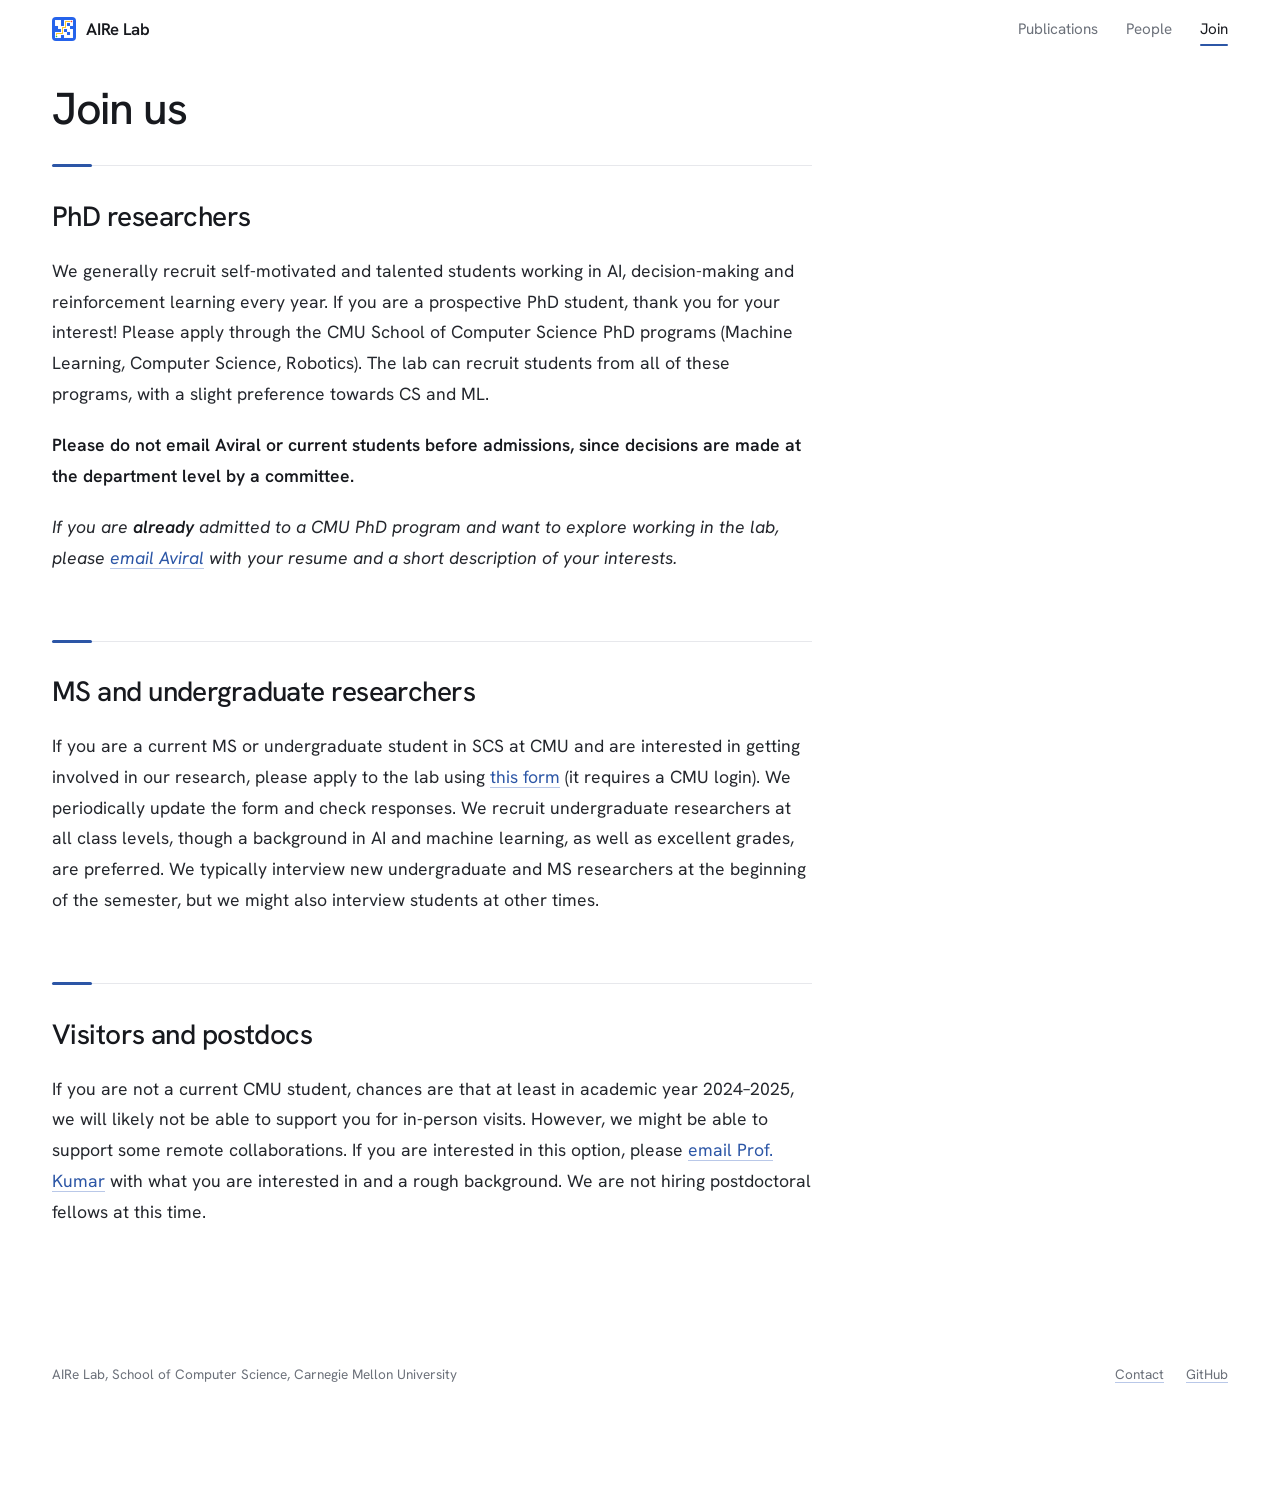
<file: pages/join_us.html>
<!DOCTYPE html>
<html lang="en">
<head>
<meta charset="utf-8">
<title>AIRe Lab</title>
<meta name="robots" content="noindex">
<link rel="canonical" href="https://cmu-aire.github.io/join.html">
<meta http-equiv="refresh" content="0; url=../join.html">
</head>
<body><p>This page has moved to <a href="../join.html">https://cmu-aire.github.io/join.html</a>.</p></body>
</html>
</file>
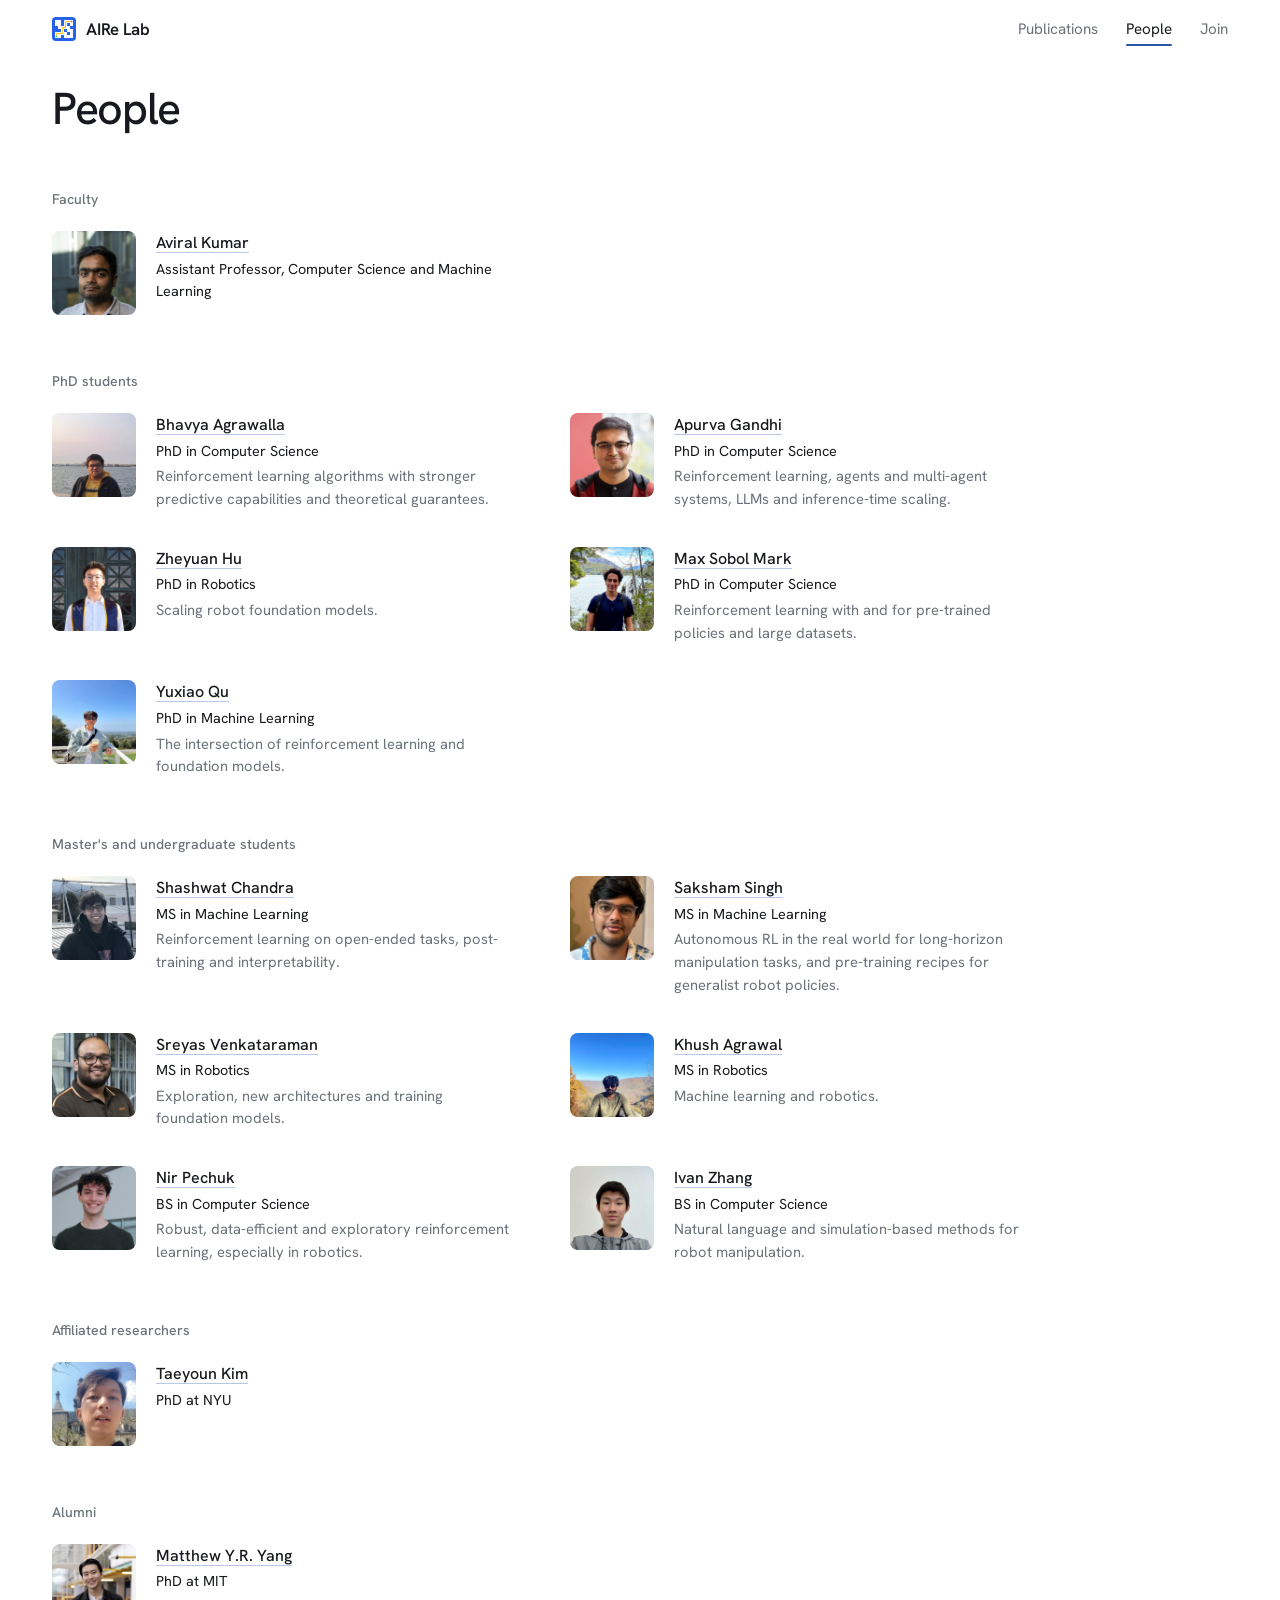
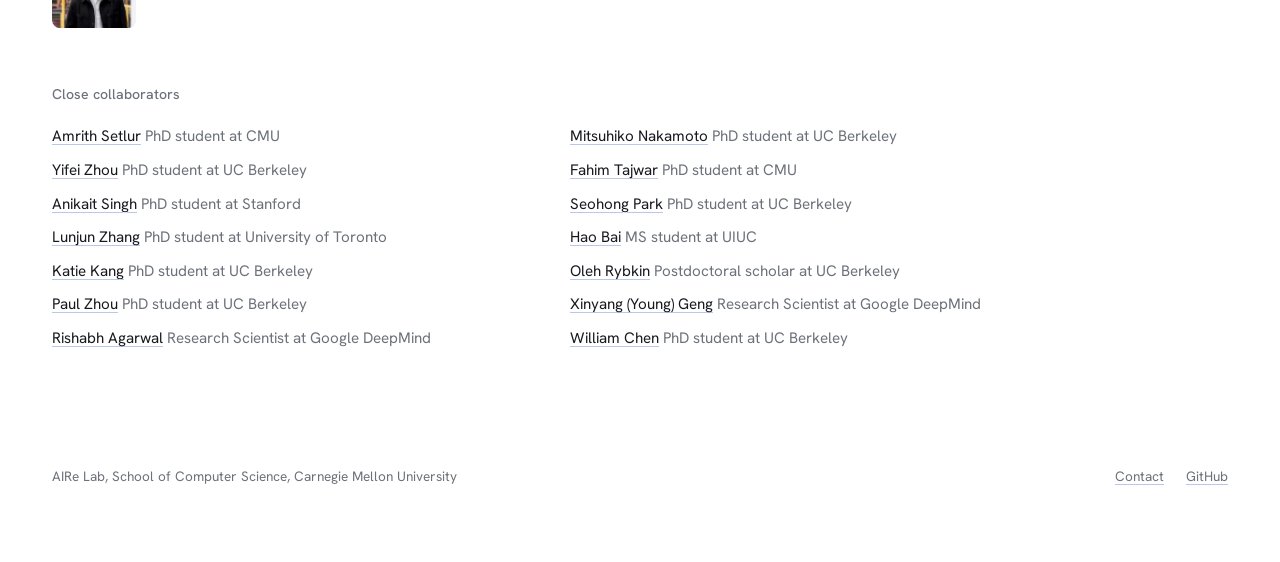
<file: pages/people.html>
<!DOCTYPE html>
<html lang="en">
<head>
<meta charset="utf-8">
<title>AIRe Lab</title>
<meta name="robots" content="noindex">
<link rel="canonical" href="https://cmu-aire.github.io/people.html">
<meta http-equiv="refresh" content="0; url=../people.html">
</head>
<body><p>This page has moved to <a href="../people.html">https://cmu-aire.github.io/people.html</a>.</p></body>
</html>
</file>
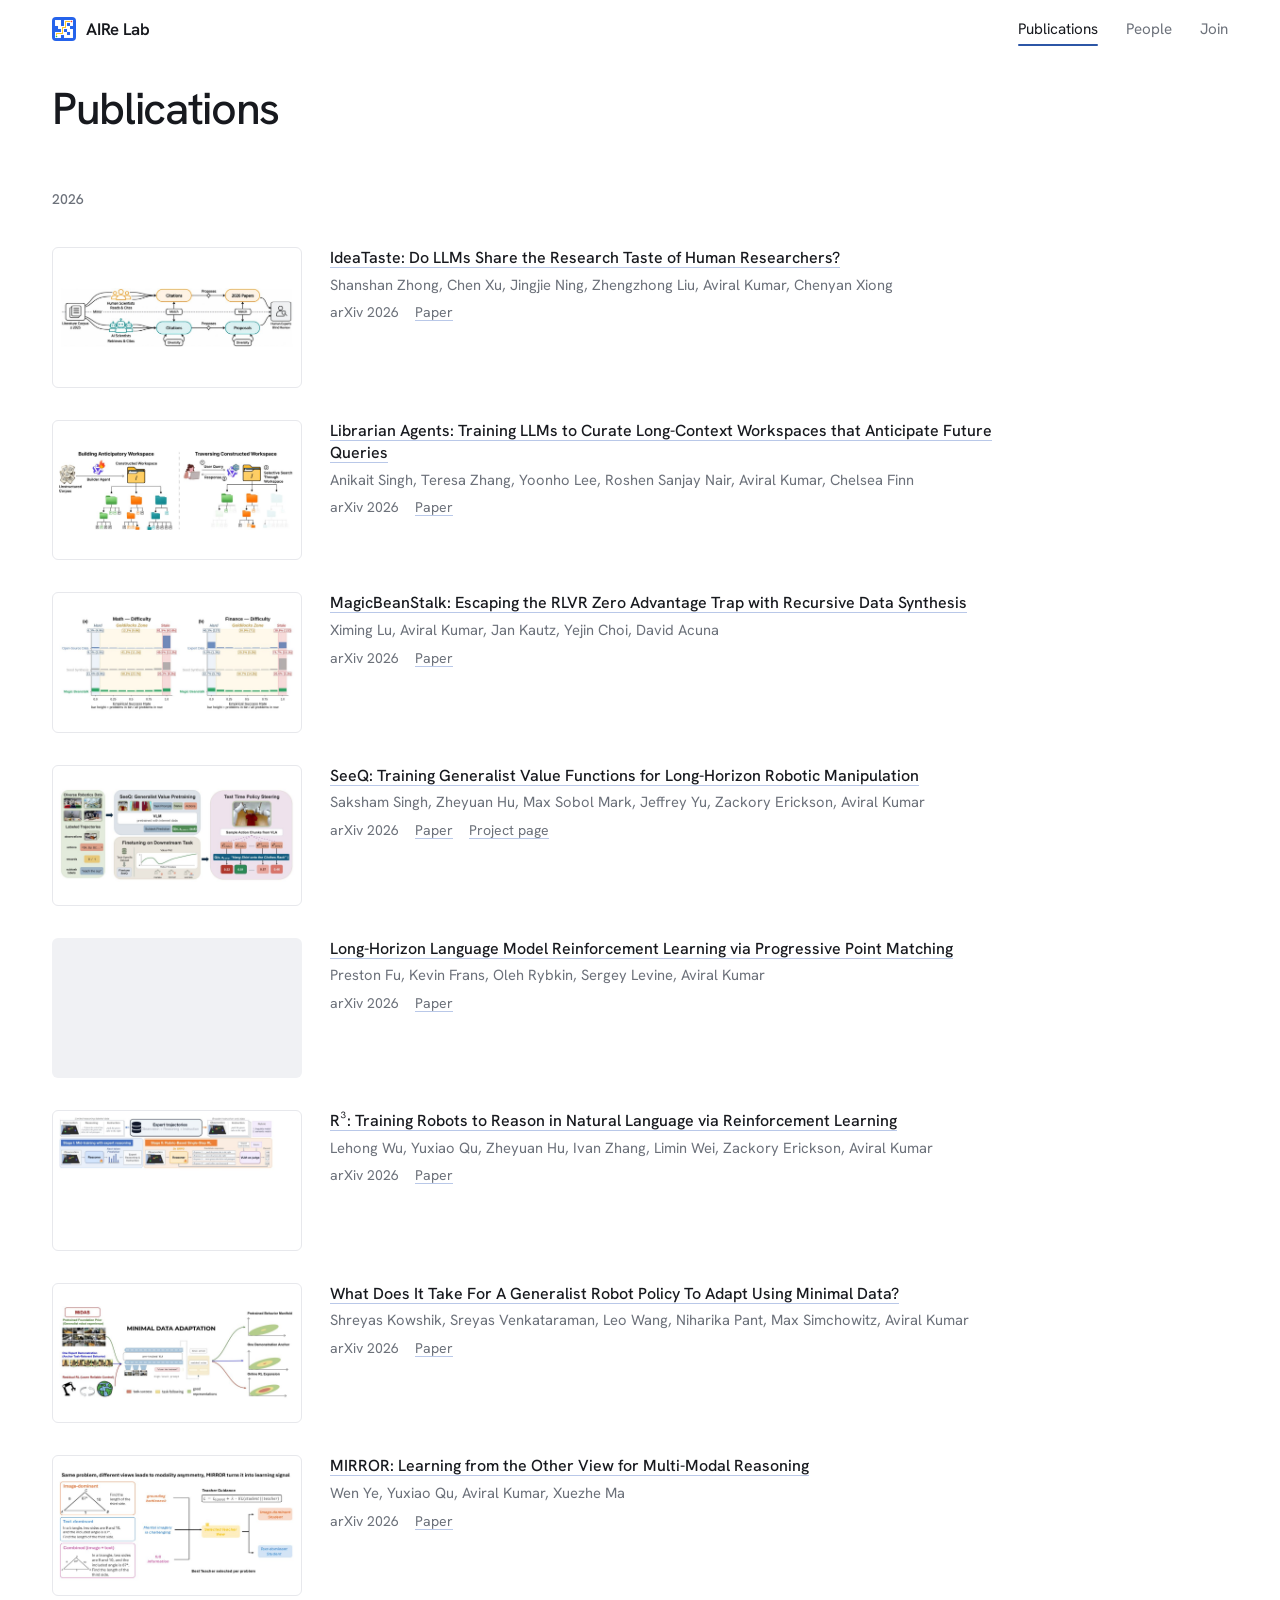
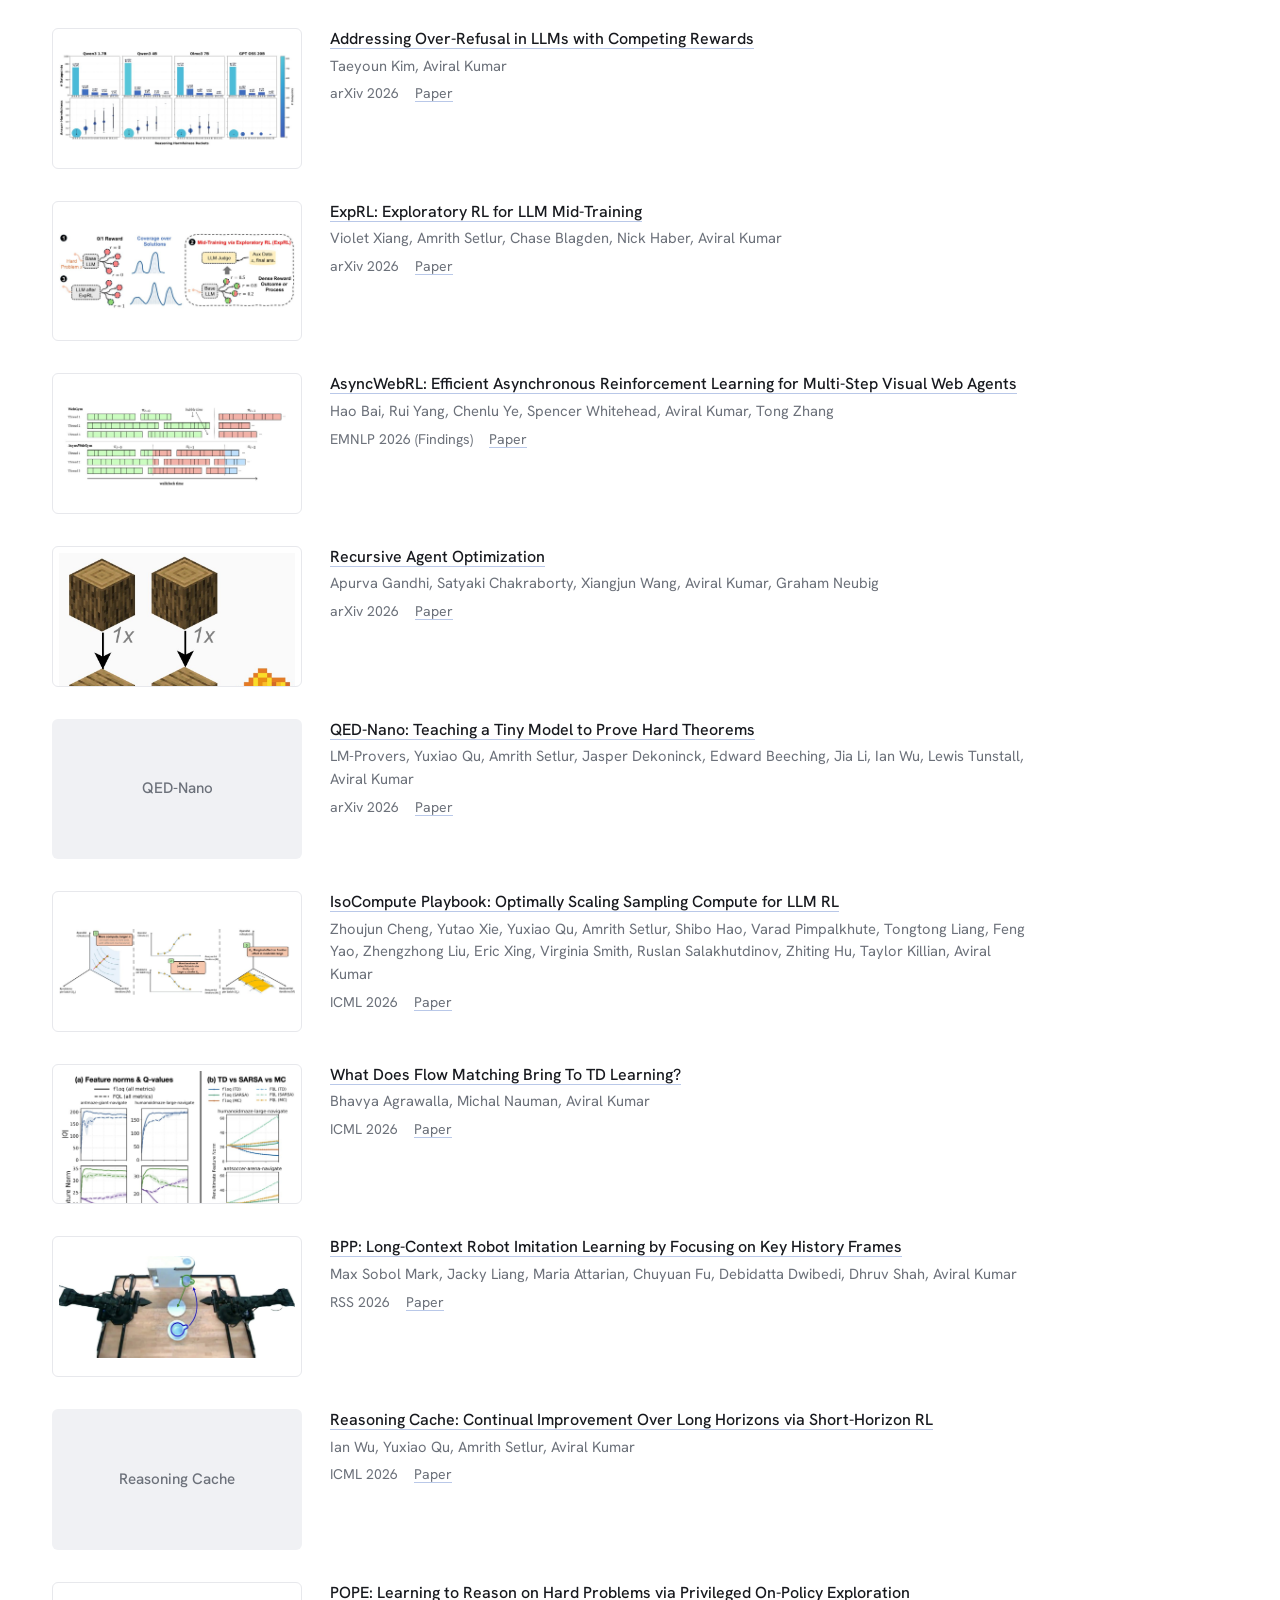
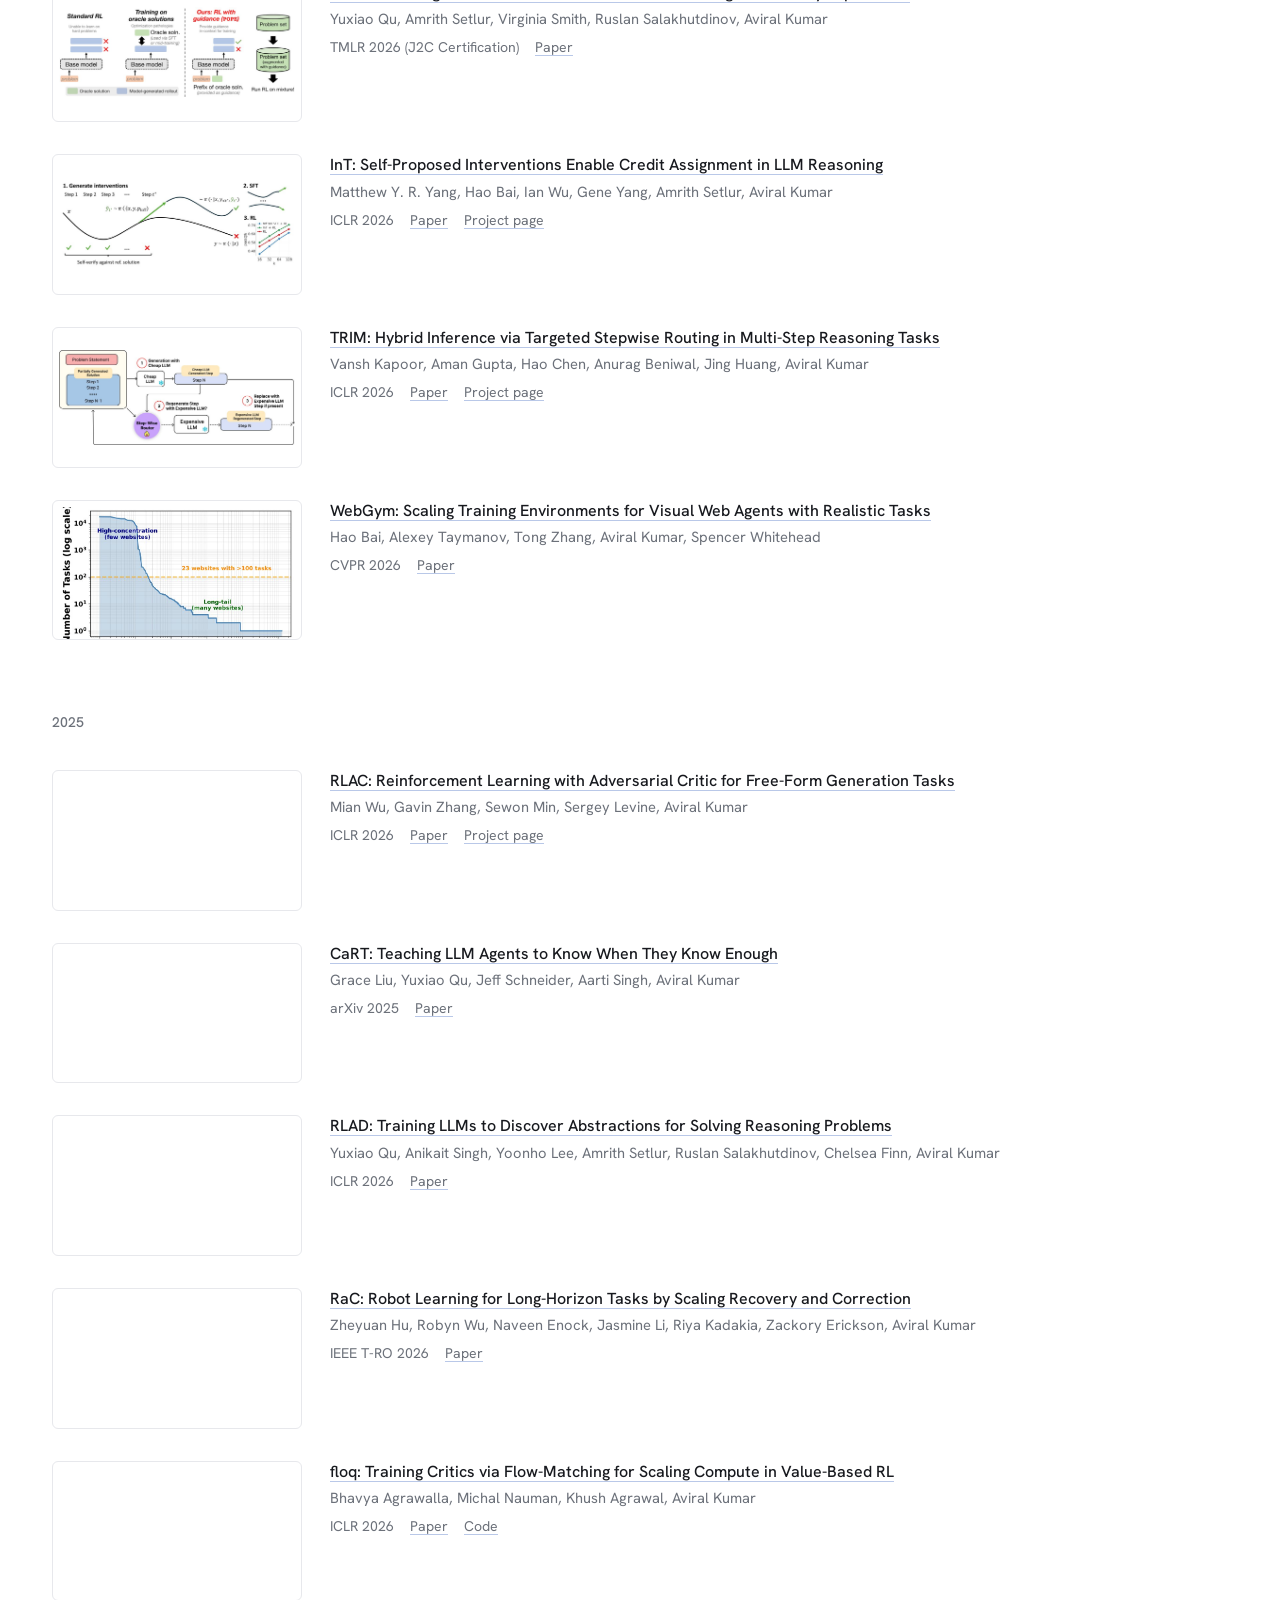
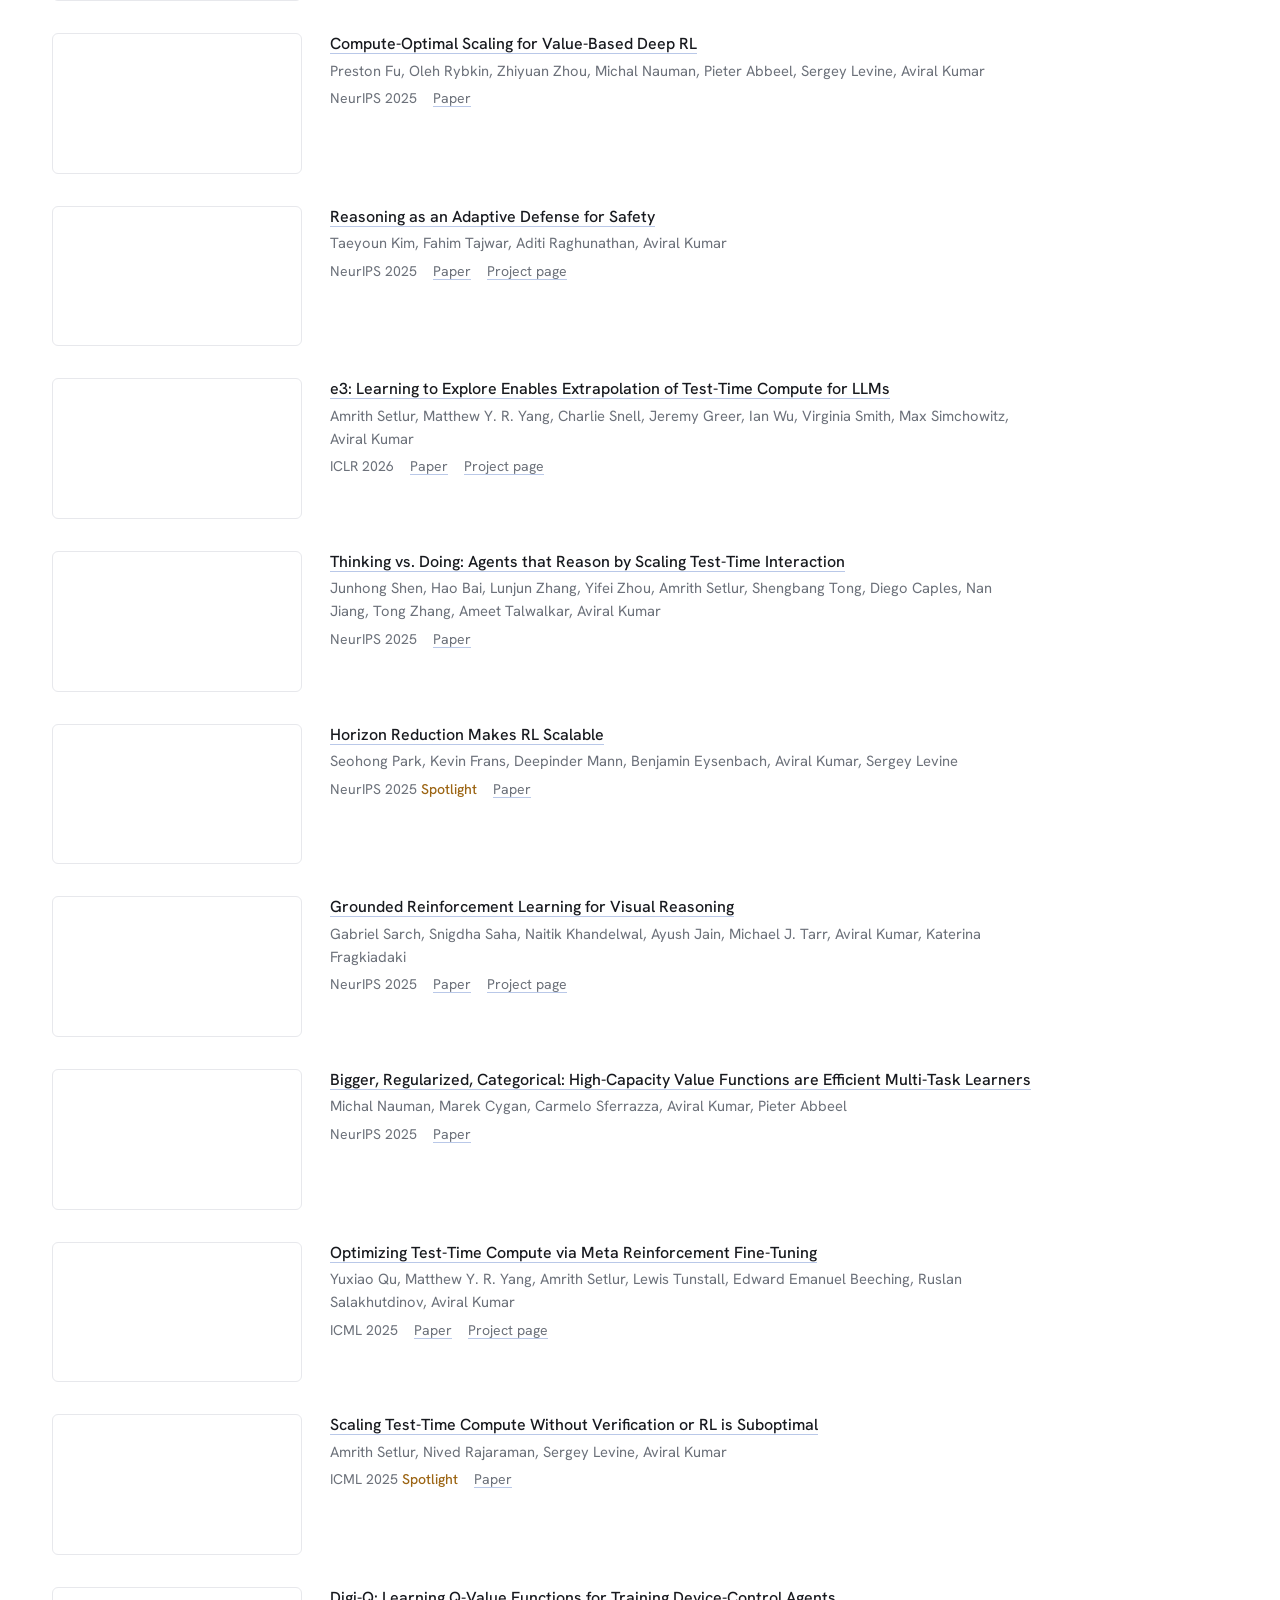
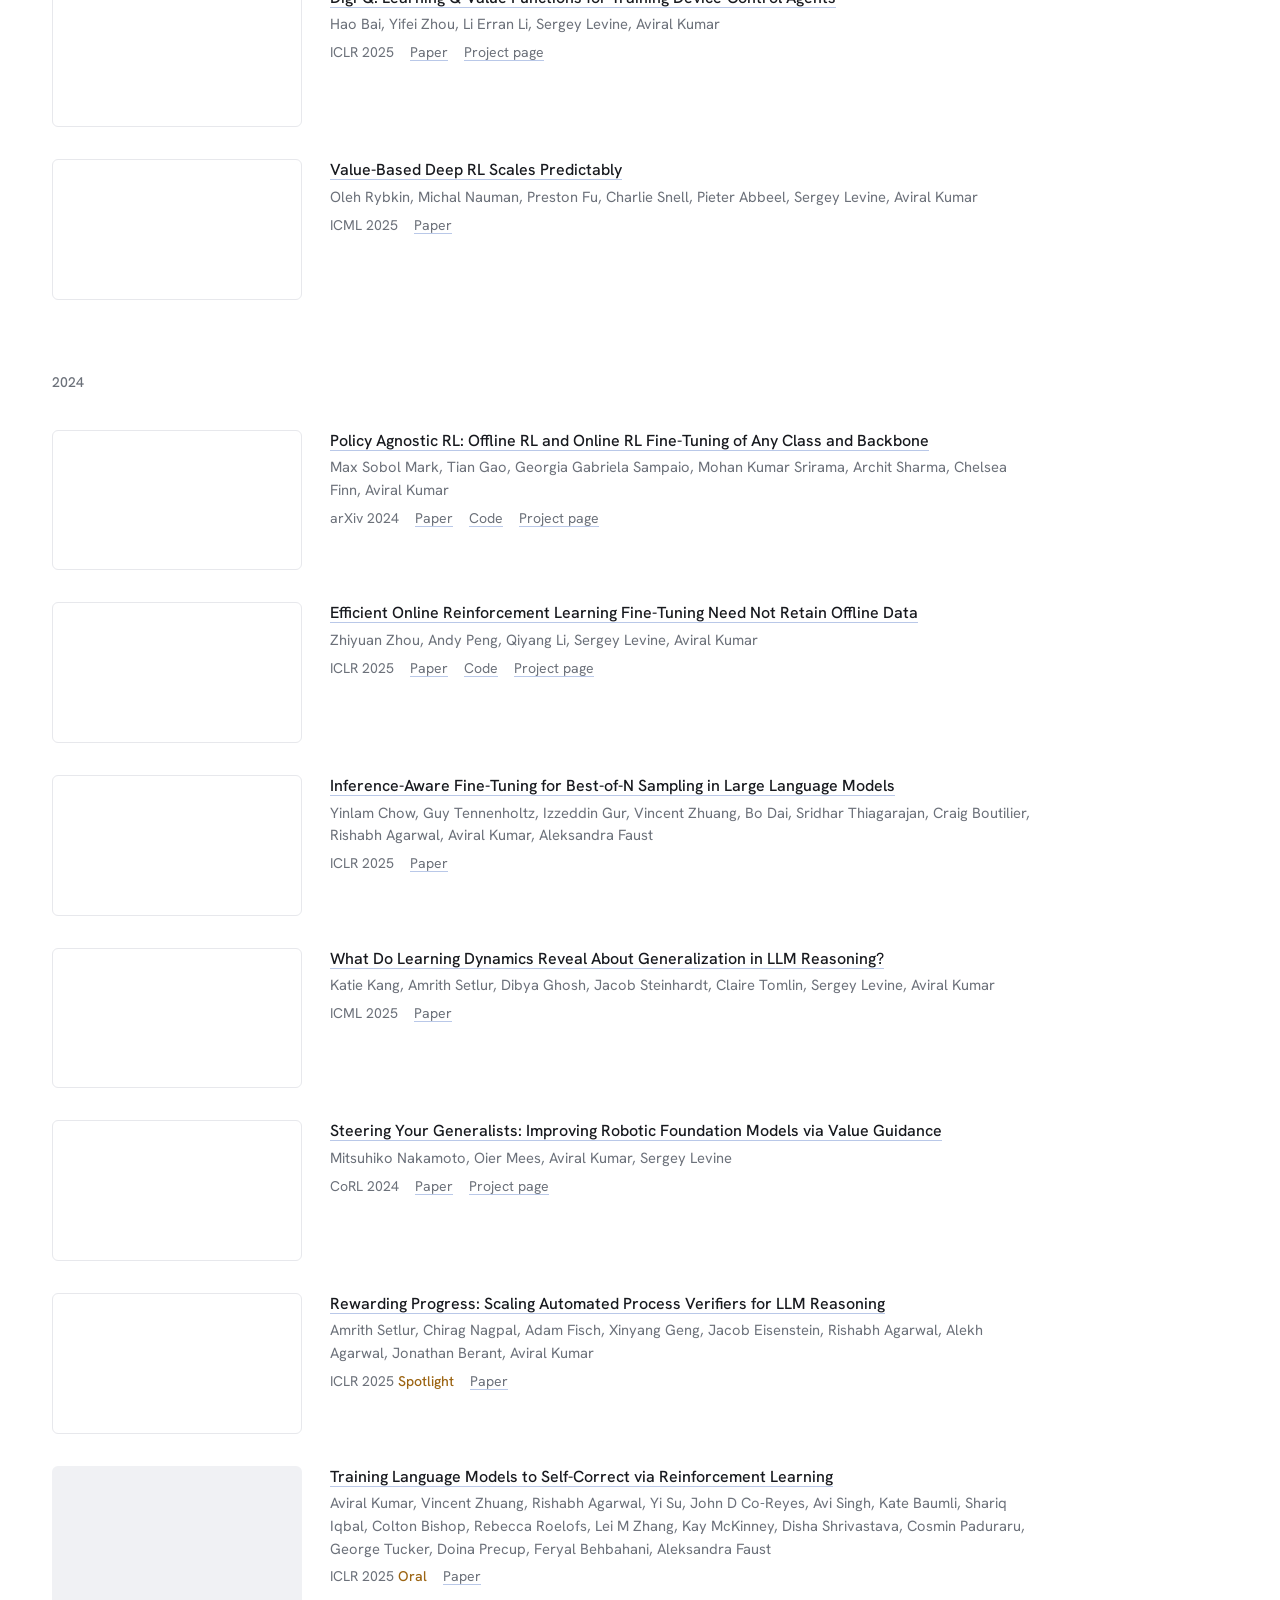
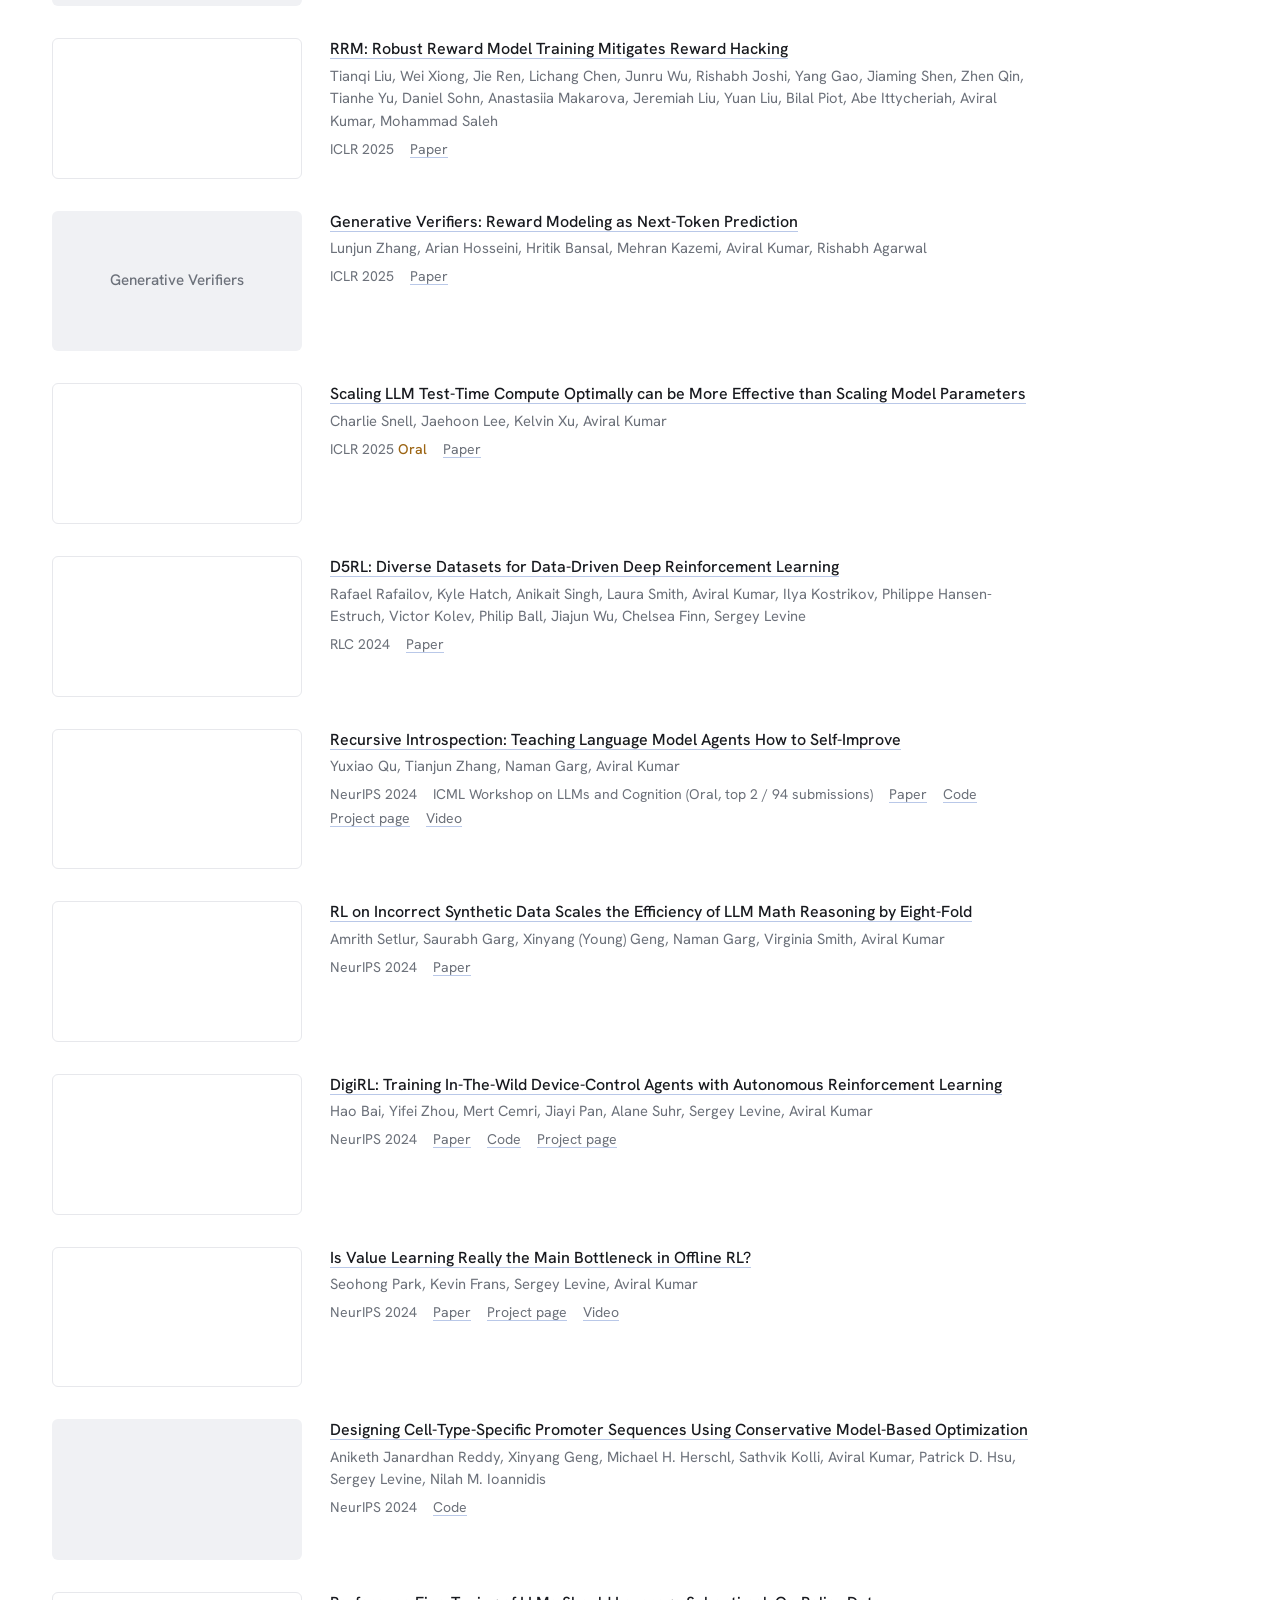
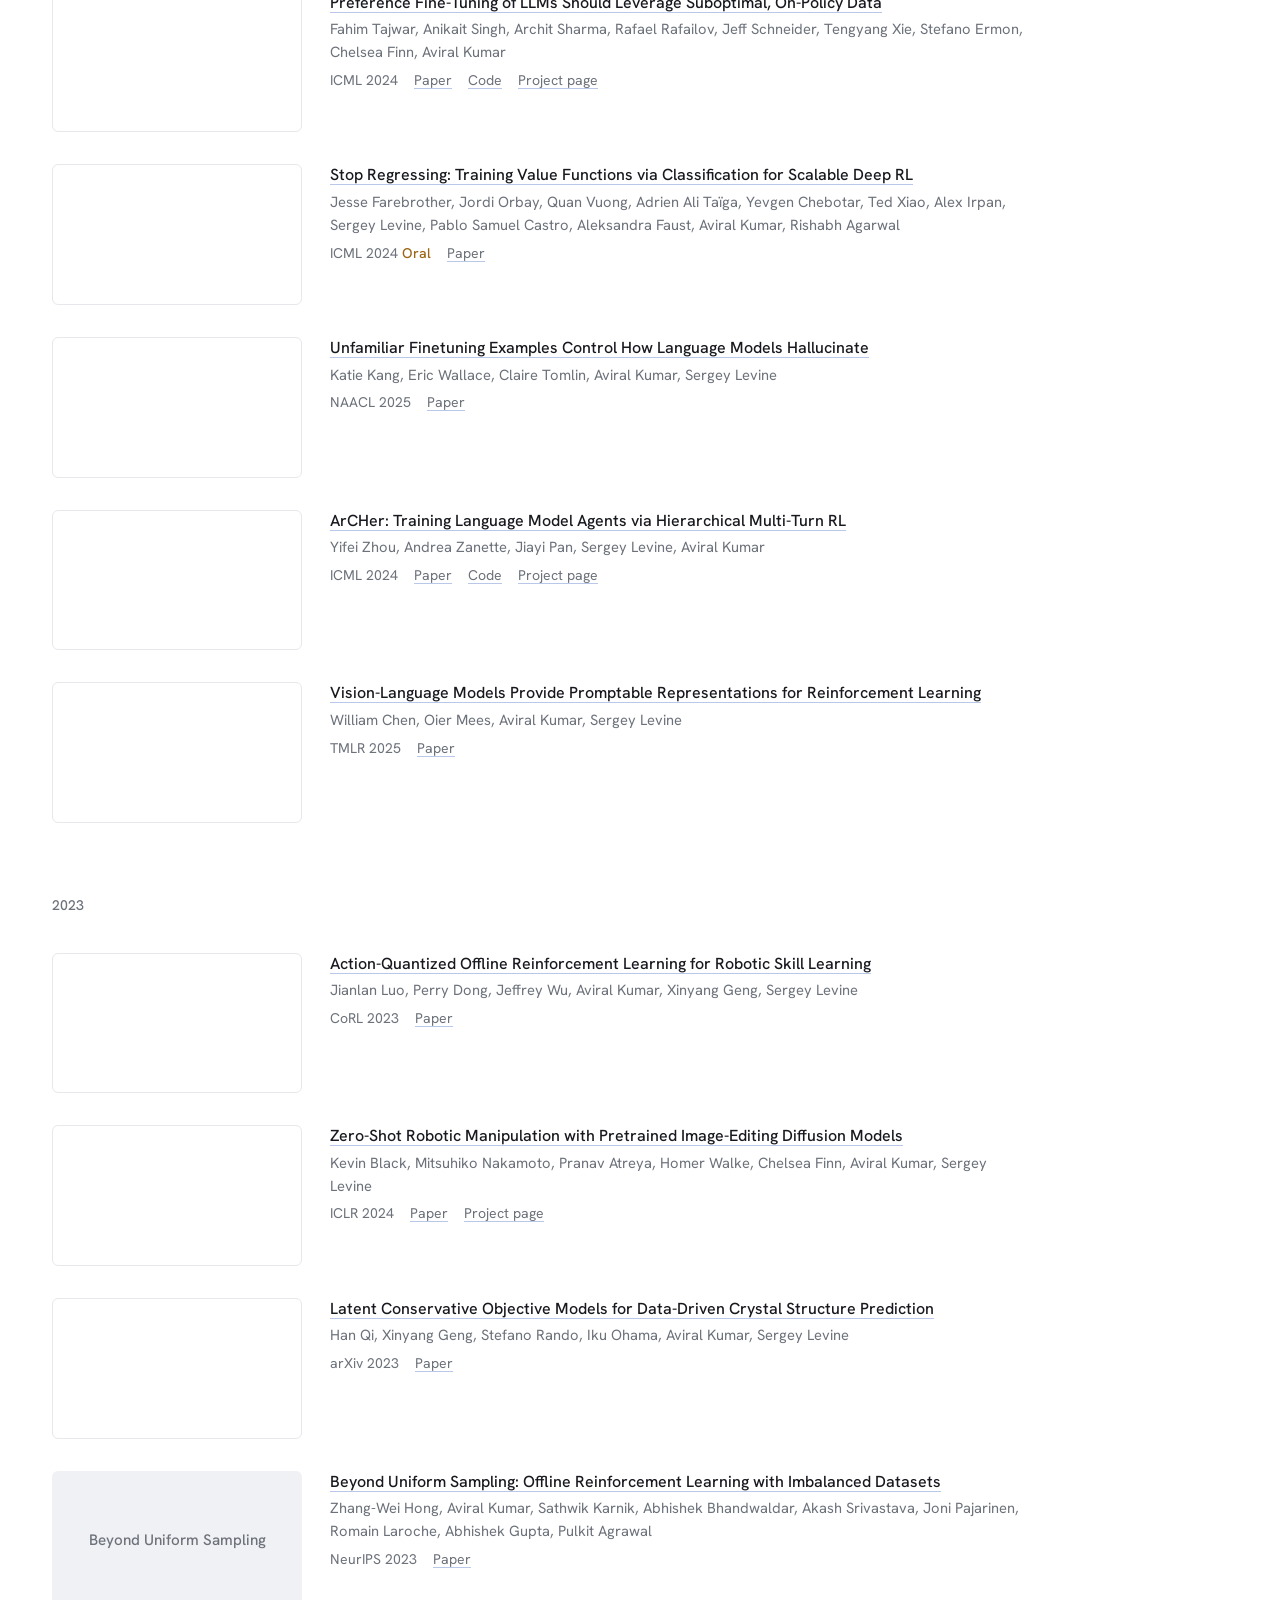
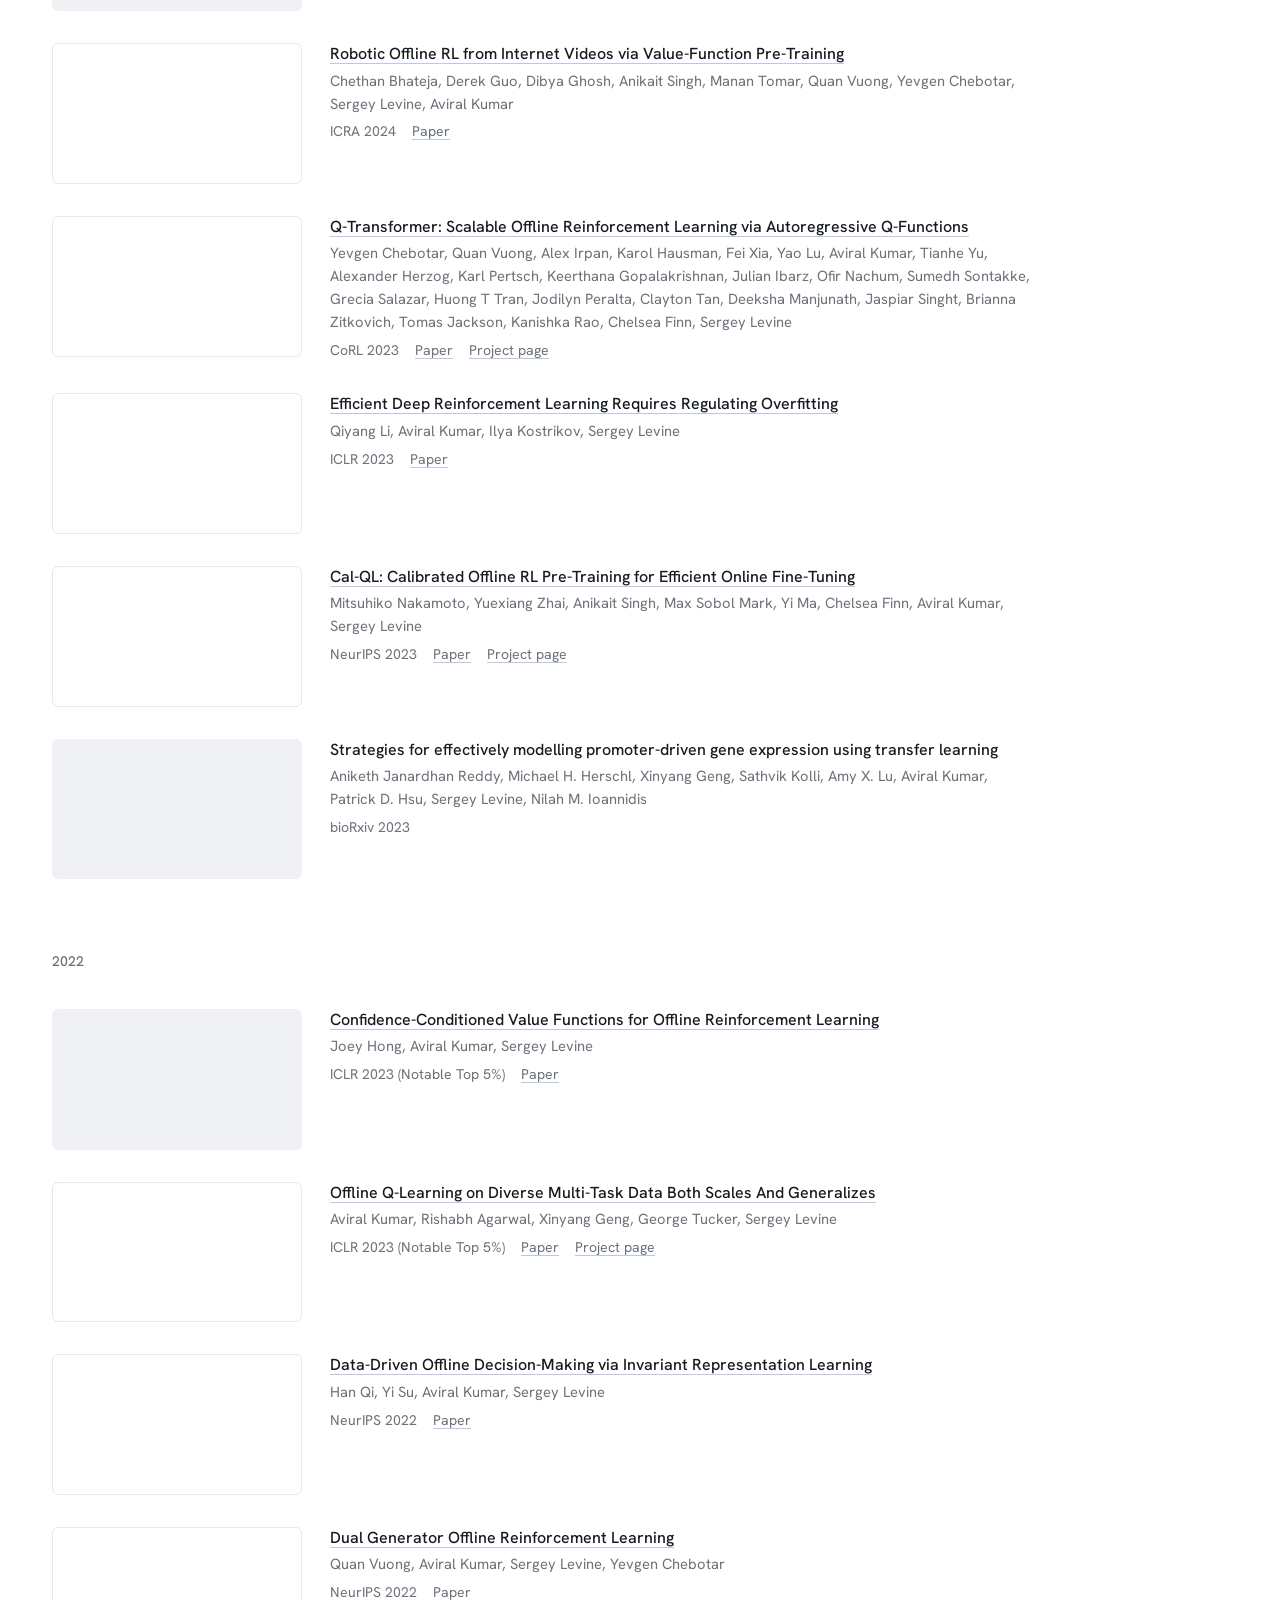
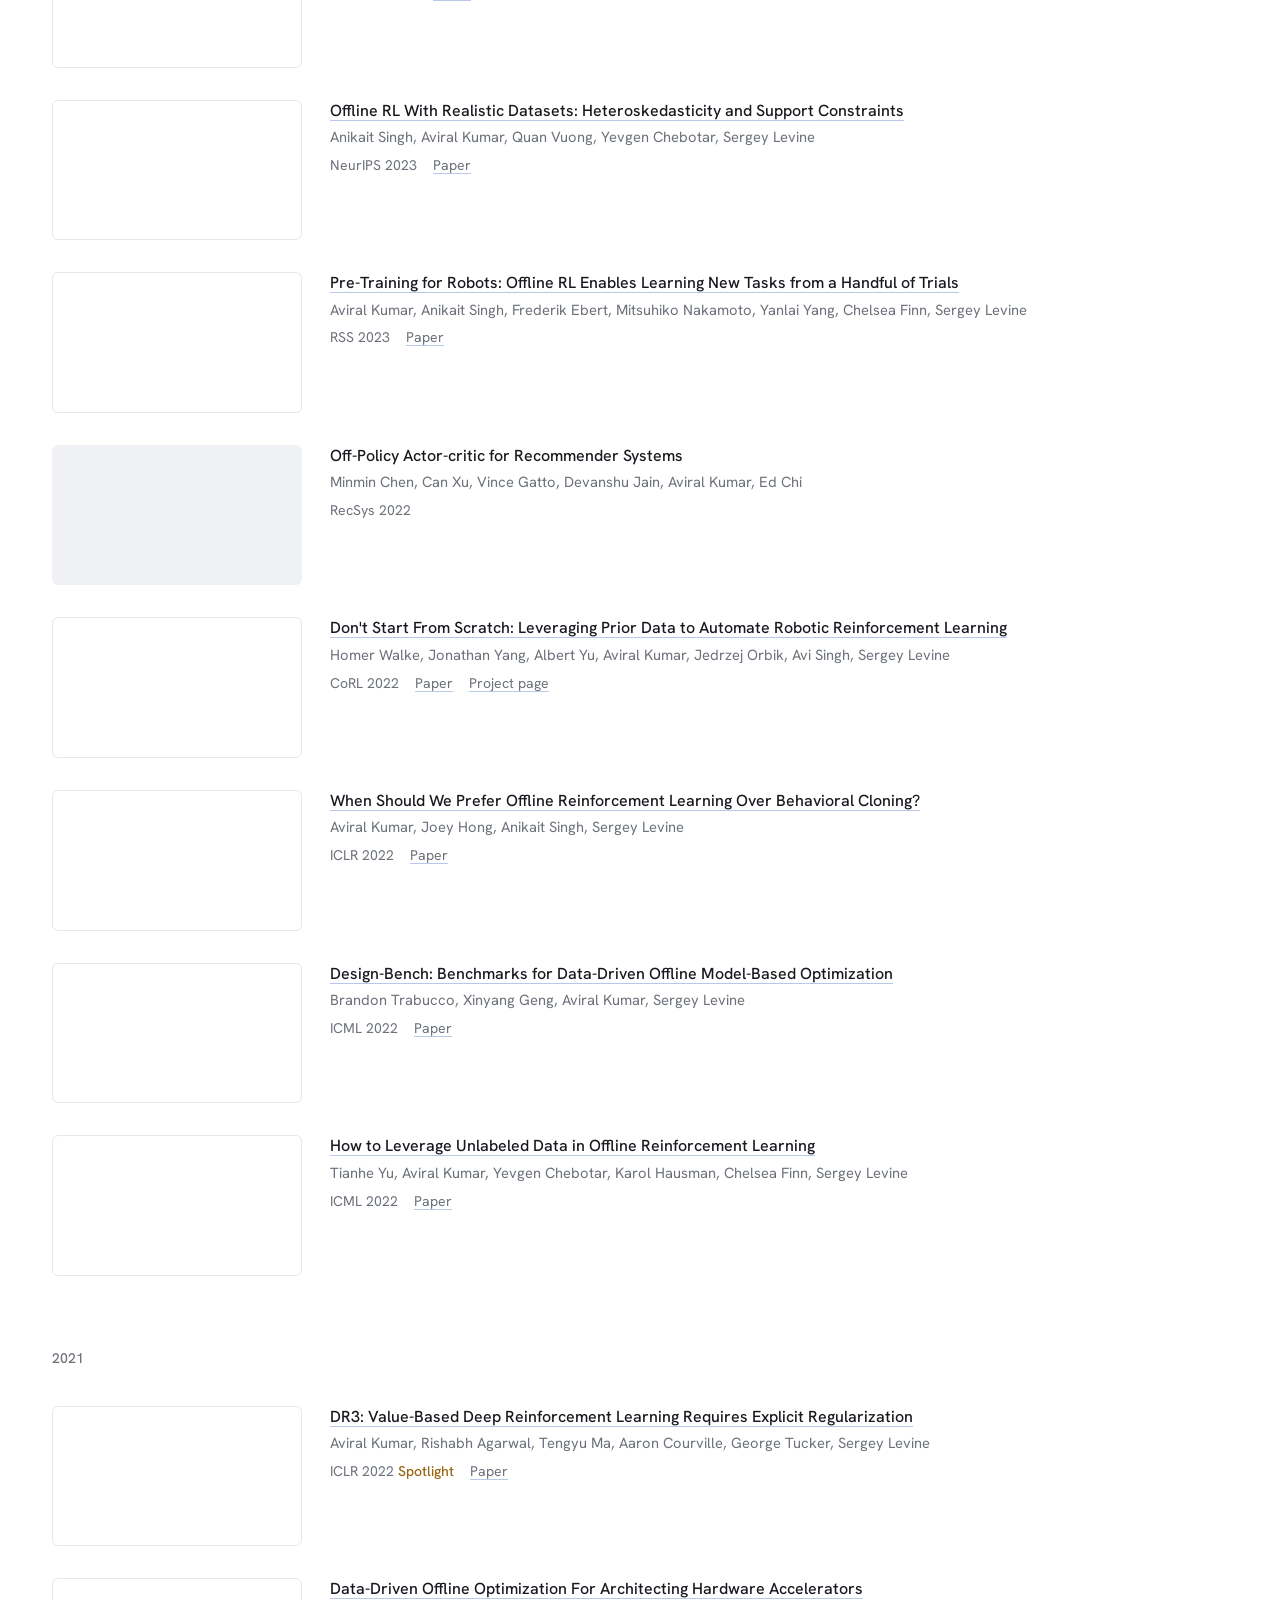
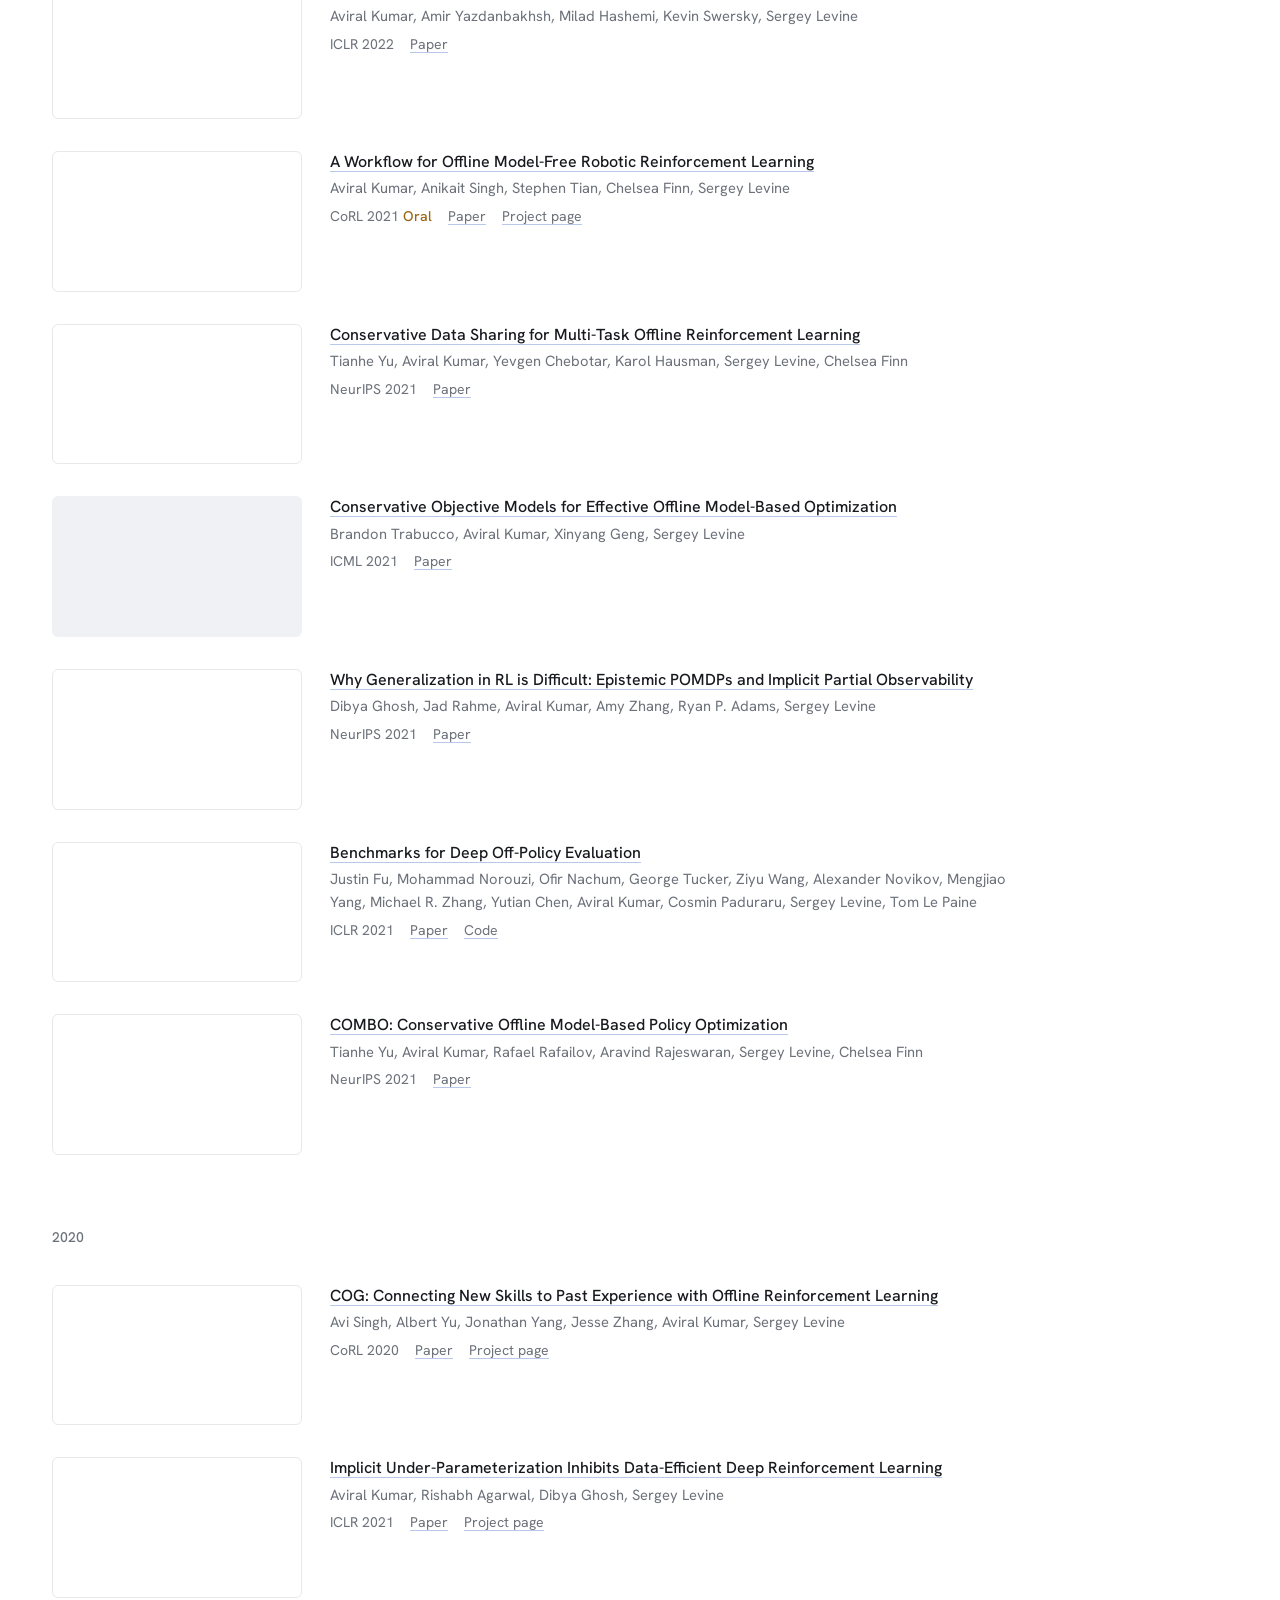
<file: pages/publications.html>
<!DOCTYPE html>
<html lang="en">
<head>
<meta charset="utf-8">
<title>AIRe Lab</title>
<meta name="robots" content="noindex">
<link rel="canonical" href="https://cmu-aire.github.io/publications.html">
<meta http-equiv="refresh" content="0; url=../publications.html">
</head>
<body><p>This page has moved to <a href="../publications.html">https://cmu-aire.github.io/publications.html</a>.</p></body>
</html>
</file>
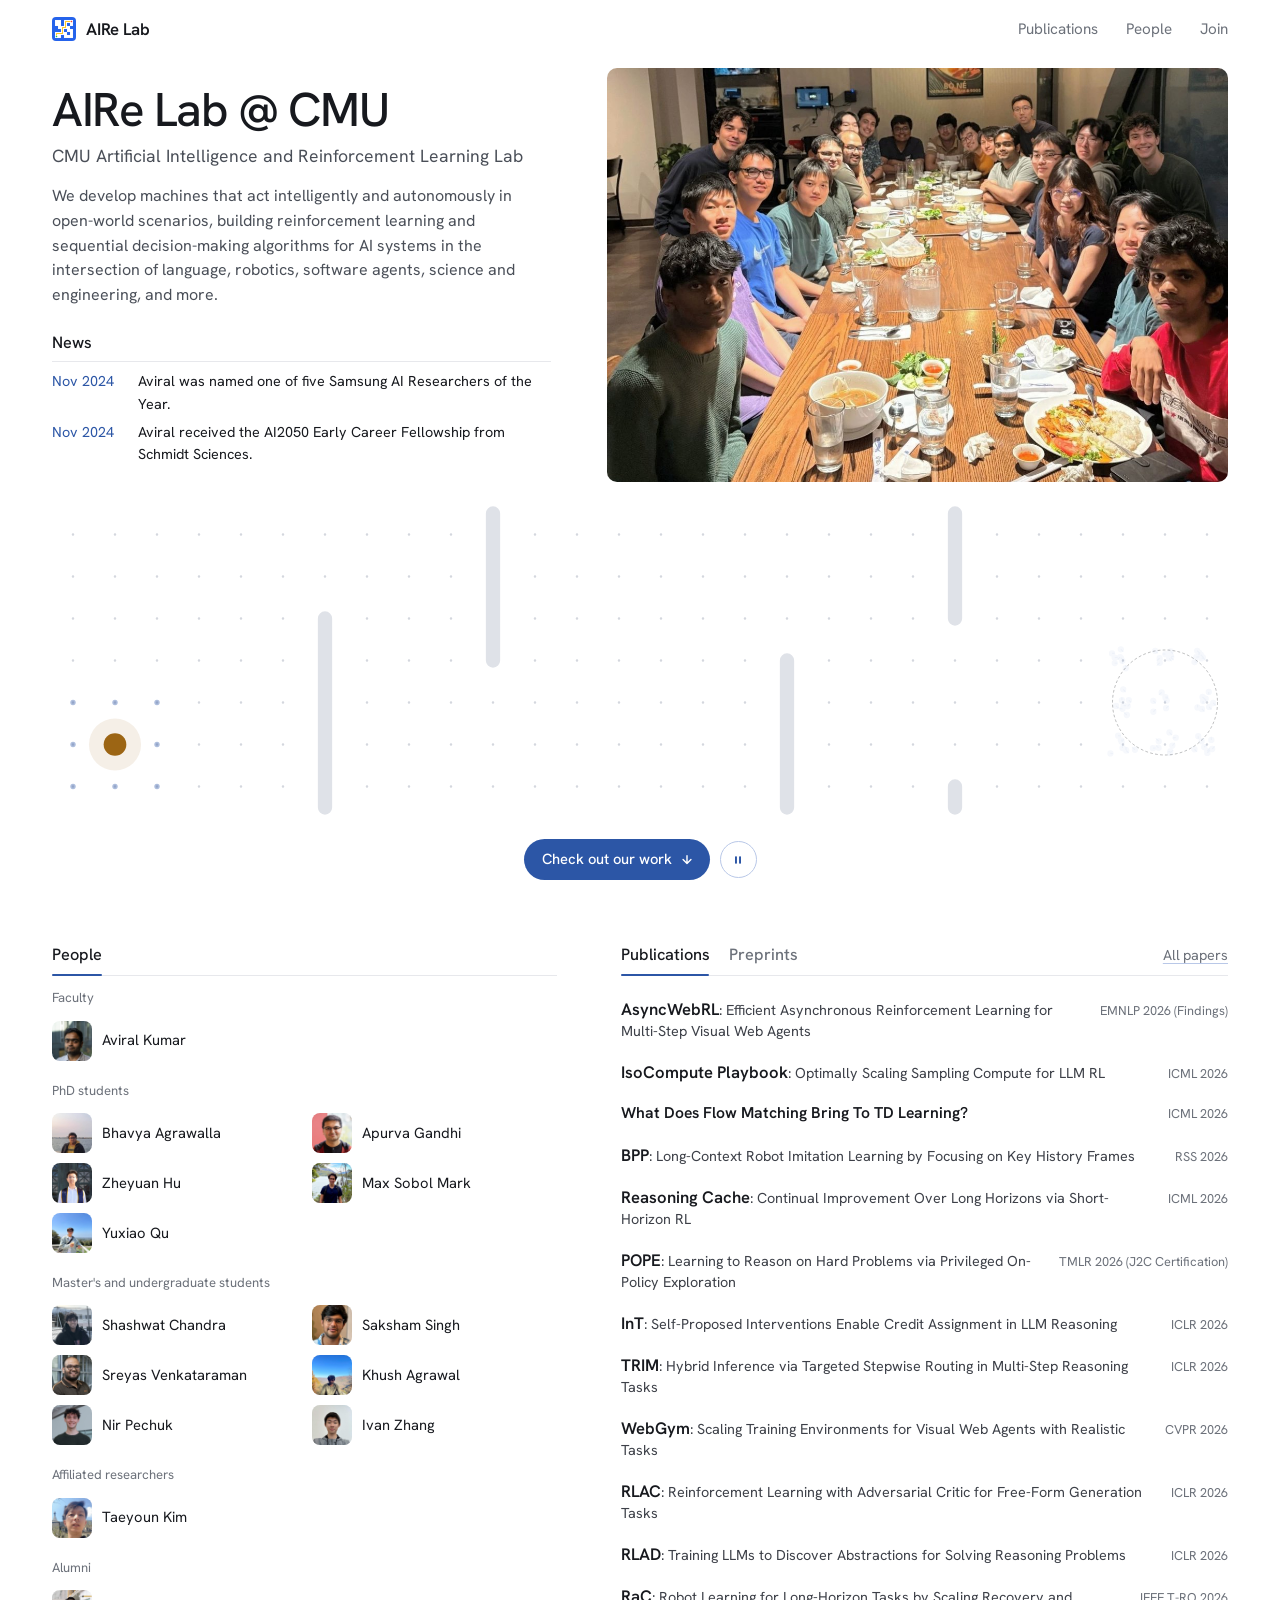
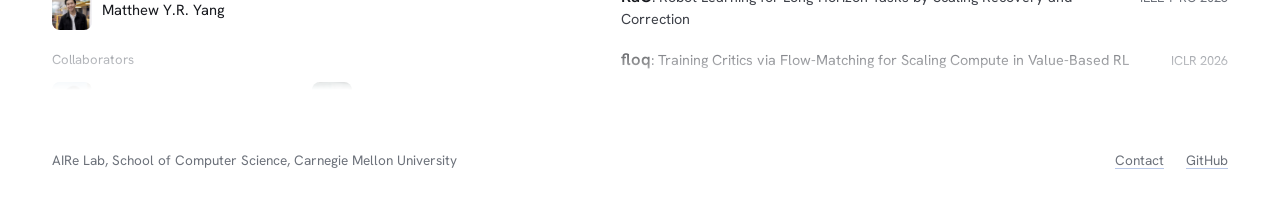
<file: pages/research.html>
<!DOCTYPE html>
<html lang="en">
<head>
<meta charset="utf-8">
<title>AIRe Lab</title>
<meta name="robots" content="noindex">
<link rel="canonical" href="https://cmu-aire.github.io/">
<meta http-equiv="refresh" content="0; url=../">
</head>
<body><p>This page has moved to <a href="../">https://cmu-aire.github.io/</a>.</p></body>
</html>
</file>
<file: style.css>
:root {
  --paper: #fff;
  --ink: #17191e;
  --soft: #6c717a;
  --line: #e7e8ec;
  --tile: #f0f1f4;
  --accent: #2c56a6;      /* deep blue from the logo: links, choices, the button */
  --accent-ink: #21447f;  /* the same, darker, for hover */
  --accent-tint: #eef2fa; /* pale wash behind a chosen or hovered item */
  --accent-line: #b9c8e8; /* underlines and thin rules */
  --award: #9c6514;       /* ochre, only for orals, spotlights and awards */
  --gap: 24px;
}
* { box-sizing: border-box; }
html { -webkit-text-size-adjust: 100%; }
body {
  margin: 0;
  background: var(--paper);
  color: var(--ink);
  font: 400 16px/1.55 "Hanken Grotesk", system-ui, sans-serif;
}
img, video, svg { display: block; max-width: 100%; }
a { color: inherit; text-decoration-color: var(--accent-line); text-underline-offset: 0.22em; text-decoration-thickness: 1px; }
a:hover { color: var(--accent); text-decoration-color: currentColor; }
:focus-visible { outline: 2px solid var(--accent); outline-offset: 3px; border-radius: 2px; }
h1, h2, h3, p, ul, ol, figure { margin: 0; }
ul, ol { padding: 0; list-style: none; }
h1, h2, h3 { font-weight: 500; }
.soft { color: var(--soft); }

.wrap { max-width: 1240px; margin-inline: auto; padding-inline: 32px; }

/* Header and footer */
.top { display: flex; align-items: center; justify-content: space-between; gap: 12px 32px; flex-wrap: wrap; padding-block: 16px; }
.brand { display: flex; align-items: center; gap: 10px; text-decoration: none; font-weight: 600; font-size: 1.05rem; letter-spacing: -0.01em; }
.brand:hover { color: inherit; }
.brand img { width: 24px; height: 24px; border-radius: 4px; }
.top nav ul { display: flex; flex-wrap: wrap; gap: 4px 28px; }
.top nav a { text-decoration: none; color: var(--soft); font-size: 0.95rem; }
.top nav a:hover, .top nav a[aria-current] { color: var(--ink); }
/* The current page is underlined by a small bar. Moving between pages, the browser slides
   the bar from the old menu item to the new one (cross-document view transitions; where
   unsupported, the new page simply shows its bar). */
.top nav a[aria-current] { position: relative; }
.nav-mark { position: absolute; left: 0; right: 0; bottom: -7px; height: 2px; border-radius: 2px; background: var(--accent); view-transition-name: nav-mark; }
@view-transition { navigation: auto; }
::view-transition-group(nav-mark) { animation-duration: 0.38s; animation-timing-function: cubic-bezier(0.3, 0.7, 0.2, 1); }
::view-transition-old(root), ::view-transition-new(root) { animation-duration: 0.18s; }
@media (prefers-reduced-motion: reduce) { ::view-transition-group(*), ::view-transition-old(*), ::view-transition-new(*) { animation: none !important; } }
footer { padding-block: 20px 28px; color: var(--soft); font-size: 0.85rem; display: flex; flex-wrap: wrap; justify-content: space-between; gap: 8px 32px; }
footer ul { display: flex; flex-wrap: wrap; gap: 4px 22px; }

/* Small quiet headings used for the columns on the home page */
.label { display: flex; align-items: baseline; justify-content: space-between; gap: 16px; margin-bottom: 14px; font-size: 0.88rem; color: var(--soft); }
.label h2 { font-size: inherit; font-weight: 400; }
.visually-hidden { position: absolute; width: 1px; height: 1px; overflow: hidden; clip-path: inset(50%); white-space: nowrap; }

/* Home: who we are and the news beside the group photo; below, people and papers side by side */
.home { padding-block: 10px 40px; }
/* The group photo sits beside the introduction, centred on it */
.top-band { display: grid; grid-template-columns: minmax(0, 1fr) auto; gap: 40px 56px; align-items: center; }
/* The photo keeps its 3:2 shape and scales with the screen's height, so the swarm below always has room */
.photo-frame { position: relative; aspect-ratio: 3 / 2; height: clamp(250px, 46svh, 430px); max-width: 54vw; }
.photo-frame .group-photo { position: absolute; inset: 0; width: 100%; height: 100%; object-fit: cover; object-position: 50% 15%; border-radius: 10px; }
/* The first screen: the introduction, then the learning swarm filling whatever height is left */
.fold { display: flex; flex-direction: column; min-height: calc(100svh - 88px); } /* 88px: the top bar, the page's top padding and a little air below */
.swarm { display: flex; flex-direction: column; flex: 1; min-height: 190px; margin-top: 22px; } /* same gap above as below, so the maze sits centred between the photo and the button */
.sb-stage { position: relative; flex: 1; min-height: 0; }
.sb-stage canvas { position: absolute; inset: -18px; /* bleeds past the stage; see BLEED in swarm.js */ display: block; cursor: pointer; touch-action: manipulation; -webkit-tap-highlight-color: transparent; }
.sb-stage.sb-nope { animation: sb-nope 0.32s ease; }
/* Pause / play: quiet until pointed at */
.sb-pause { position: absolute; top: 2px; right: 2px; z-index: 1; display: grid; place-items: center; width: 30px; height: 30px; padding: 0; border: 1px solid var(--line); border-radius: 999px; background: rgba(255, 255, 255, 0.9); color: var(--accent); cursor: pointer; opacity: 0.55; transition: opacity 0.2s, border-color 0.2s; }
.sb-pause:hover, .sb-pause:focus-visible { opacity: 1; border-color: var(--accent-line); }
.sb-pause svg { width: 12px; height: 12px; fill: currentColor; }
@keyframes sb-nope { 25% { transform: translateX(-3px); } 75% { transform: translateX(3px); } }
.lists { display: grid; grid-template-columns: minmax(0, 5fr) minmax(0, 6fr); gap: 48px 64px; margin-top: 64px; }
.lists .scroll { height: min(78vh, 760px); }
.col { display: flex; flex-direction: column; min-height: 0; }
.intro { padding-top: 0; }
.intro .full-name { margin-top: 10px; color: #4a4f58; font-size: 1.1rem; line-height: 1.35; }
.intro h1 { margin-top: 0; font-size: clamp(2.2rem, 1.2rem + 2.2vw, 3rem); font-weight: 500; line-height: 1.05; letter-spacing: -0.03em; }
.intro .lede { margin-top: 16px; color: #4a4f58; font-size: 1rem; line-height: 1.55; max-width: 36em; }
.intro .also { display: flex; flex-wrap: wrap; gap: 4px 22px; margin-top: 14px; font-size: 0.95rem; }

/* Column headings: one style for all three. Ones that lead somewhere are underlined like any link. */
.col-head { display: flex; gap: 20px; align-items: baseline; margin: 0 0 12px; padding-bottom: 10px; border-bottom: 1px solid var(--line); font-size: 1.02rem; font-weight: 500; line-height: 1.3; letter-spacing: -0.005em; }
/* "Check out our work": sits centred under the maze, at the bottom of the first screen */
.fold-actions { align-self: center; display: flex; align-items: center; gap: 10px; margin-top: 22px; }
.jump { display: inline-flex; align-items: center; gap: 8px; padding: 9px 16px 9px 18px; border-radius: 999px; background: var(--accent); color: #fff; font-size: 0.92rem; font-weight: 500; text-decoration: none; transition: background-color 0.2s; }
.jump:hover { background: var(--accent-ink); color: #fff; }
.jump svg { width: 14px; height: 14px; fill: none; stroke: currentColor; stroke-width: 1.6; stroke-linecap: round; stroke-linejoin: round; transition: transform 0.25s ease; }
.jump:hover svg { transform: translateY(2px); }
/* Pause / play for the swarm: an outlined circle beside the button, quieter than it */
.round-toggle { display: grid; place-items: center; width: 37px; height: 37px; padding: 0; border: 1px solid var(--accent-line); border-radius: 50%; background: none; color: var(--accent); cursor: pointer; transition: border-color 0.2s, color 0.2s; }
.round-toggle:hover { border-color: var(--accent); color: var(--accent-ink); }
.round-toggle svg { width: 12px; height: 12px; fill: currentColor; }
.round-toggle[hidden] { display: none; }
.lists { scroll-margin-top: 24px; }
html { scroll-behavior: smooth; }
@media (prefers-reduced-motion: reduce) { html { scroll-behavior: auto; } }
.intro .col-head { margin-top: 24px; margin-bottom: 8px; padding-bottom: 8px; }
.col-head .all { margin-left: auto; font-size: 0.9rem; font-weight: 400; color: var(--soft); }
.tabs { display: flex; gap: 20px; }
.tabs button { font: inherit; letter-spacing: inherit; color: var(--soft); background: none; border: 0; padding: 0; cursor: pointer; transition: color 0.2s; }
.tabs button:hover, .tabs button[aria-pressed="true"] { color: var(--ink); }
.tabs button, .col-head > a:first-child { position: relative; }
.tabs button[aria-pressed="true"]::after, .col-head > a:first-child::after { content: ""; position: absolute; left: 0; right: 0; bottom: -11px; height: 2px; border-radius: 2px; background: var(--accent); }
.col-head > a:first-child { text-decoration: none; }
.col-head > a:first-child:hover { color: var(--accent); }
.filter-note { margin: -4px 0 8px; font-size: 0.88rem; color: var(--soft); }
.filter-note button { font: inherit; color: var(--ink); background: none; border: 0; padding: 0; cursor: pointer; text-decoration: underline; text-decoration-color: #c3c6ce; text-underline-offset: 0.22em; }
.filter-note button:hover { color: var(--accent); }

/* Scrolling columns fade out at the bottom while there is more below */
.scroll { min-height: 0; overflow-y: auto; overscroll-behavior: contain; scrollbar-width: thin; scrollbar-color: #d5d8de transparent; padding-right: 6px; margin-right: -6px; }
.scroll.more-below { -webkit-mask-image: linear-gradient(to bottom, #000 calc(100% - 56px), transparent); mask-image: linear-gradient(to bottom, #000 calc(100% - 56px), transparent); }
.scroll .end { margin: 14px 0 28px; font-size: 0.9rem; }

.world { flex: none; margin-top: 20px; width: min(100%, 220px); }
/* On short screens the news comes first; the gridworld only appears where it fits. */
.world svg { width: 100%; height: auto; transition: opacity 0.45s ease; }
.gw-cell { cursor: pointer; transition: fill 0.5s ease; }
.gw-arrow, .gw-start, .gw-trail, .gw-agent { pointer-events: none; }
.gw-arrow { fill: none; stroke: var(--ink); stroke-opacity: 0.42; stroke-width: 1.3px; vector-effect: non-scaling-stroke; stroke-linecap: round; stroke-linejoin: round; transition: opacity 0.5s ease; }
.gw-start { fill: none; stroke: var(--ink); stroke-opacity: 0.35; stroke-width: 1.2px; vector-effect: non-scaling-stroke; }
.gw-trail { fill: none; stroke: var(--ink); stroke-width: 1.6px; vector-effect: non-scaling-stroke; stroke-linecap: round; stroke-linejoin: round; }
.gw-agent { fill: var(--ink); }

.news { font-size: 0.9rem; }
.news li { display: grid; grid-template-columns: 5.4em 1fr; gap: 0 8px; }
.news li + li { margin-top: 6px; }
.news time { color: var(--accent); font-variant-numeric: tabular-nums; }

.papers .row { display: grid; grid-template-columns: minmax(0, 1fr) auto; gap: 0 16px; align-items: baseline; padding-block: 9px; text-decoration: none; font-size: 0.9rem; line-height: 1.45; color: #3d4048; }
.papers .title strong { font-size: 1.04rem; font-weight: 600; color: var(--ink); }
.papers .title strong.whole { font-size: 0.98rem; font-weight: 600; } /* a whole title, a touch smaller so it does not shout */
.open .row, .open .title strong, .open .title { color: var(--accent-ink); }
.award { color: var(--award); font-weight: 500; }
.papers .venue { color: var(--soft); font-size: 0.8rem; white-space: nowrap; }
.papers li[hidden] { display: none; }
.papers li.enter { animation: drop-in 0.32s ease both; }
@keyframes drop-in { from { opacity: 0; transform: translateY(-8px); } to { opacity: 1; transform: none; } }
.papers li, .roster .person { transition: opacity 0.25s ease; }
.papers li.dim, .roster .person.dim { opacity: 0.24; }
/* A selected paper opens in place: a larger preview, its authors and its links. */
.detail { display: grid; grid-template-rows: 0fr; transition: grid-template-rows 0.35s ease; }
.detail > div { min-height: 0; overflow: hidden; }
.open .detail { grid-template-rows: 1fr; }
.preview { margin-top: 6px; padding: 10px; border: 1px solid var(--accent-line); border-radius: 8px; background: #fff; }
.preview > * { width: 100%; height: auto; max-height: 300px; object-fit: contain; border-radius: 3px; }
.detail .authors { margin-top: 12px; color: var(--soft); font-size: 0.88rem; }
.detail .meta { display: flex; flex-wrap: wrap; gap: 4px 18px; margin: 8px 0 16px; font-size: 0.9rem; }

.roster h3 { margin: 16px 0 6px; font-size: 0.82rem; font-weight: 400; color: var(--soft); }
.roster .group:first-child h3 { margin-top: 0; }
.roster .group { display: grid; grid-template-columns: repeat(2, minmax(0, 1fr)); gap: 2px 14px; }
.roster h3 { grid-column: 1 / -1; }
.roster a { display: flex; align-items: center; gap: 10px; padding-block: 4px; text-decoration: none; font-size: 0.92rem; line-height: 1.25; }
.roster img, .roster .blank { flex: none; width: 40px; height: 40px; border-radius: 8px; object-fit: cover; background: var(--tile); }
.roster a { border-radius: 8px; margin-inline: -6px; padding-inline: 6px; transition: background-color 0.2s, opacity 0.25s; }
.roster a:hover { background: var(--accent-tint); }
.roster .person.on { color: var(--accent-ink); background: var(--accent-tint); }

.more { display: inline-block; margin-top: 14px; font-size: 0.88rem; color: var(--soft); }

/* Linking: when a person or a paper is pointed at, everything unrelated steps back */
[data-paper], .person { transition: opacity 0.25s ease; }
.linking [data-paper]:not(.on), .linking .person:not(.on) { opacity: 0.24; }
.linking.keep-papers [data-paper]:not(.on) { opacity: 1; } /* a selected paper filters the people only */
@media (prefers-reduced-motion: reduce) { * { transition: none !important; } }

/* Inner pages */
.page { padding-block: 26px 96px; }
/* Page titles: one size everywhere (Publications, People, Blog, Join, a blog post) */
.page > h1, .post h1, .post-head h1 { font-size: clamp(2rem, 1.2rem + 2vw, 2.9rem); font-weight: 500; line-height: 1.1; letter-spacing: -0.03em; text-wrap: balance; }
.page > .lede { margin-top: 10px; color: var(--soft); max-width: 36em; }
.page h2 { margin: 56px 0 20px; font-size: 0.88rem; font-weight: 500; color: var(--soft); }

.pubs { max-width: 980px; }
.pubs li { display: grid; grid-template-columns: 250px minmax(0, 1fr); gap: 0 28px; align-items: start; padding-block: 16px; scroll-margin-top: 24px; }
.pubs li:target h3 { color: var(--accent); }
.thumb { aspect-ratio: 16 / 9; display: grid; place-items: center; padding: 6px; border: 1px solid var(--line); border-radius: 6px; background: #fff; overflow: hidden; }
.thumb img { width: 100%; height: 100%; object-fit: contain; }
.thumb.empty { background: var(--tile); border-color: transparent; }
.thumb.empty span { color: var(--soft); font-size: 0.95rem; font-weight: 500; text-align: center; padding: 0 12px; }
.pubs h3 { font-size: 1rem; line-height: 1.4; }
.pubs .authors { margin-top: 4px; color: var(--soft); font-size: 0.92rem; }
.pubs .meta { display: flex; flex-wrap: wrap; gap: 2px 16px; margin-top: 6px; color: var(--soft); font-size: 0.88rem; }

.members { display: grid; grid-template-columns: repeat(2, minmax(0, 1fr)); gap: 36px 56px; max-width: 980px; }
.members li { display: grid; grid-template-columns: 84px minmax(0, 1fr); gap: 0 20px; scroll-margin-top: 24px; }
.members .blank { display: block; width: 84px; height: 84px; border-radius: 8px; background: var(--tile); }
.members .role { margin-top: 2px; color: var(--ink); font-size: 0.9rem; }
.members img { width: 84px; height: 84px; border-radius: 8px; object-fit: cover; background: var(--tile); }
.members h3 { font-size: 1rem; }
.members p { margin-top: 3px; color: var(--soft); font-size: 0.92rem; }
.members ul { margin-top: 8px; font-size: 0.9rem; }
.members ul li { display: block; }
.members ul li + li { margin-top: 3px; }
.collab { display: grid; grid-template-columns: repeat(2, minmax(0, 1fr)); gap: 10px 56px; max-width: 980px; font-size: 0.95rem; }
.collab li { scroll-margin-top: 24px; }

@media (max-width: 1040px) {
  .top-band, .lists { grid-template-columns: minmax(0, 1fr); }
  .photo-frame { height: auto; max-width: none; }

  .lists .people .scroll { height: auto; }
  .lists .scroll { height: 70vh; }
}
@media (max-width: 700px) {
  .wrap { padding-inline: 18px; }
  .home { grid-template-columns: minmax(0, 1fr); padding-top: 16px; }
  .roster .group { grid-template-columns: repeat(2, minmax(0, 1fr)); }
  .members, .collab { grid-template-columns: minmax(0, 1fr); }
  .papers .row { grid-template-columns: minmax(0, 1fr); }
  .pubs li { grid-template-columns: minmax(0, 1fr); gap: 12px; }
  .thumb { max-width: 420px; }
}

/* Blog index */
.posts { max-width: 760px; margin-top: 40px; }
.posts li { padding-block: 22px; border-top: 1px solid var(--line); }
.posts a { text-decoration: none; }
.posts h2 { margin: 0; font-size: 1.3rem; font-weight: 500; letter-spacing: -0.012em; color: var(--ink); }
.posts a:hover h2 { color: var(--accent); }
.posts .meta, .post .meta { display: flex; flex-wrap: wrap; gap: 4px 16px; margin-top: 6px; color: var(--soft); font-size: 0.9rem; }
.posts p:last-child { margin-top: 8px; color: #4a4f58; max-width: 40em; }

/* Long-form pages: a blog post or the join page */
.post { max-width: 760px; }
.post .prose { margin-top: 32px; }
.post .crumb, .post-head .crumb { font-size: 0.9rem; color: var(--soft); margin-bottom: 18px; }
.post-head { max-width: 1052px; padding-bottom: 28px; border-bottom: 1px solid var(--line); scroll-margin-top: 24px; }
.post-head .meta { display: flex; flex-wrap: wrap; gap: 4px 18px; margin-top: 16px; color: var(--soft); font-size: 0.95rem; }

/* A post: contents on the left that follow along, the text on the right */
.post-body { display: grid; grid-template-columns: 220px minmax(0, 760px); gap: 0 72px; margin-top: 44px; }
.toc { position: sticky; top: 28px; align-self: start; font-size: 0.9rem; line-height: 1.4; }
.toc > p { margin: 0 0 10px; color: var(--soft); font-size: 0.82rem; }
.toc ol { border-left: 1px solid var(--line); }
.toc li a { display: block; margin-left: -1px; padding: 5px 0 5px 14px; border-left: 2px solid transparent; color: var(--soft); text-decoration: none; transition: color 0.2s, border-color 0.2s; }
.toc li.l3 a { padding-left: 26px; font-size: 0.85rem; }
.toc li a:hover { color: var(--ink); }
.toc li a.here { color: var(--accent); border-left-color: var(--accent); }

.prose { font-size: 1.1rem; line-height: 1.75; color: #24272d; }
.prose p { margin: 0 0 1.15em; }
.prose p.opening { font-size: 1.28rem; line-height: 1.6; color: var(--ink); margin-bottom: 1.4em; }
.prose strong { font-weight: 600; color: var(--ink); }
.prose h2 { margin: 2.4em 0 0.8em; padding-top: 1.2em; border-top: 1px solid var(--line); font-size: 1.75rem; font-weight: 500; line-height: 1.2; letter-spacing: -0.02em; color: var(--ink); scroll-margin-top: 24px; position: relative; }
.prose h2::before { content: ""; position: absolute; top: -2px; left: 0; width: 40px; height: 3px; border-radius: 2px; background: var(--accent); }
.prose h3 { margin: 2em 0 0.5em; font-size: 1.22rem; font-weight: 600; line-height: 1.3; letter-spacing: -0.01em; color: var(--accent-ink); scroll-margin-top: 24px; }
.prose hr { border: 0; border-top: 1px solid var(--line); margin: 2.6em 0; }
.prose a { color: var(--accent); text-decoration-color: var(--accent-line); }
.prose a:hover { color: var(--accent-ink); }
.post .prose h2:first-child { margin-top: 0; }

@media (max-width: 1040px) {
  .post-body { grid-template-columns: minmax(0, 1fr); }
  .toc { position: static; margin-bottom: 36px; }
}
</file>
